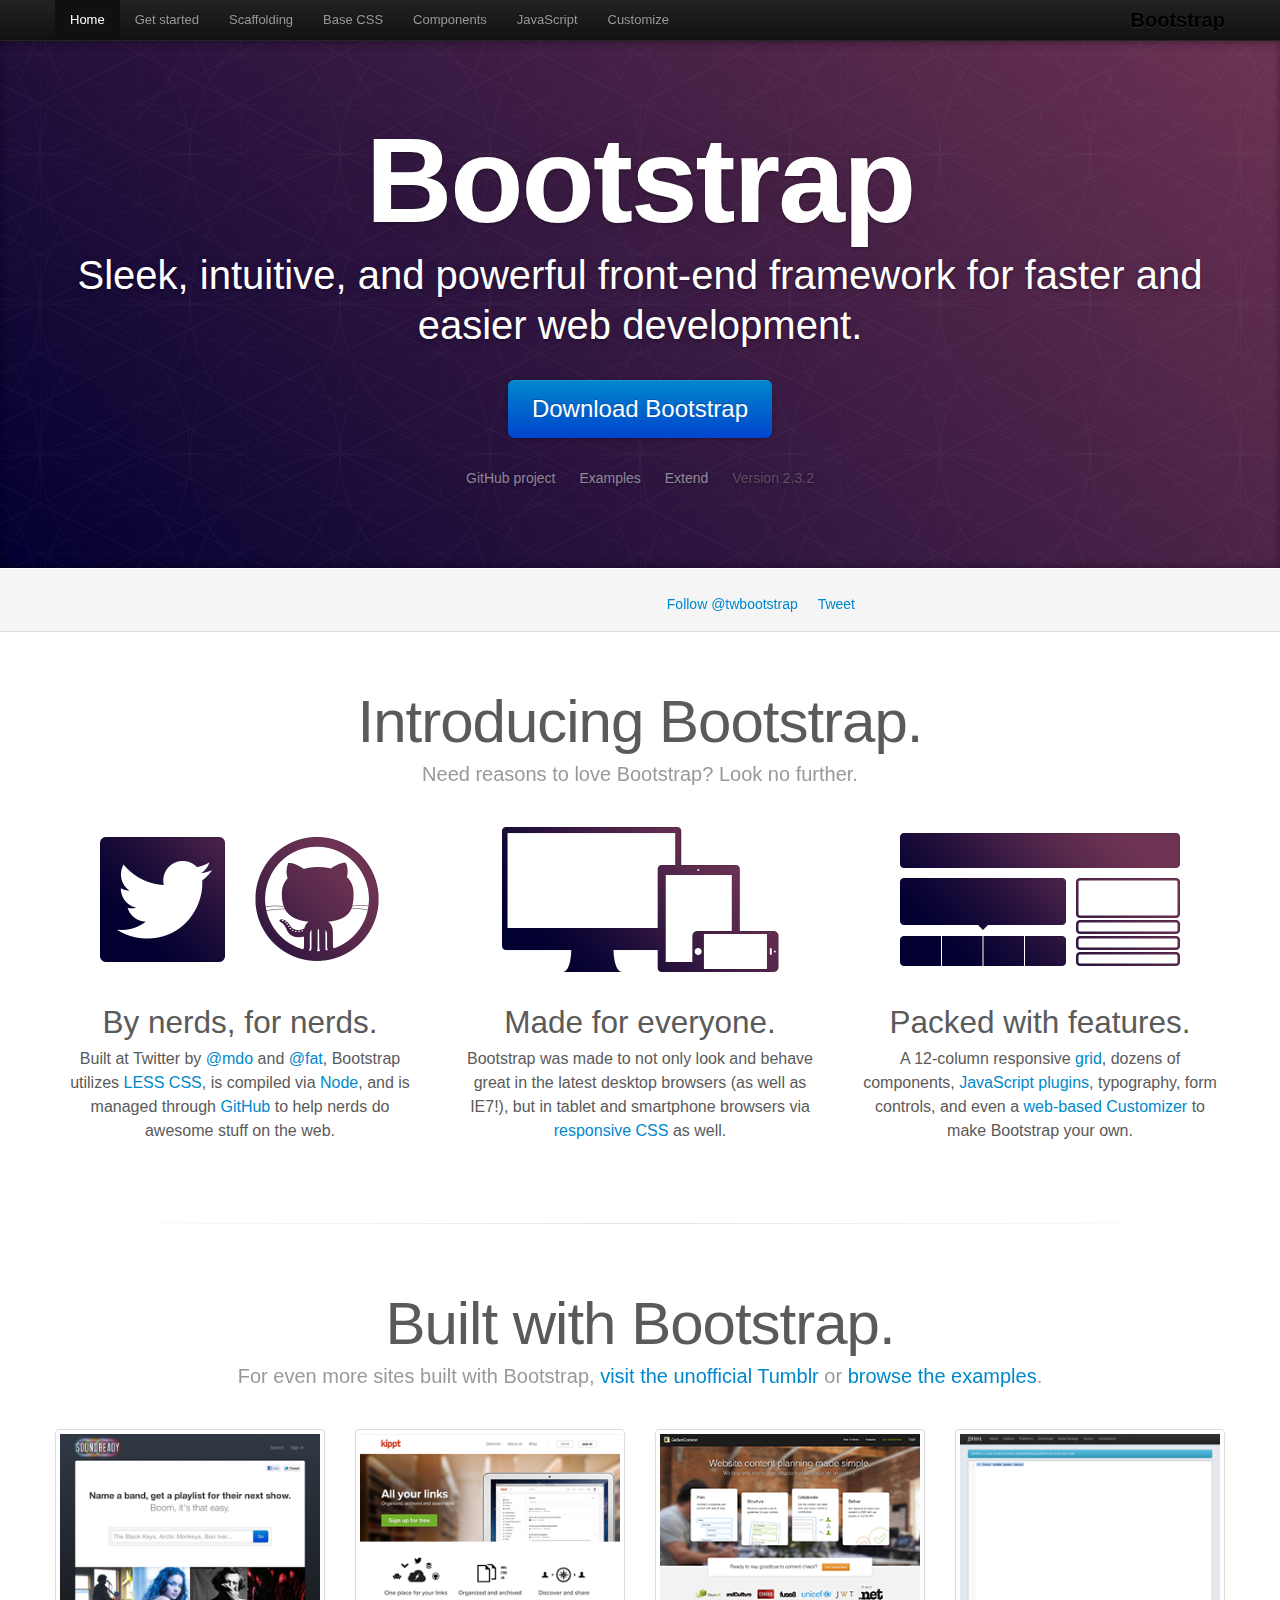
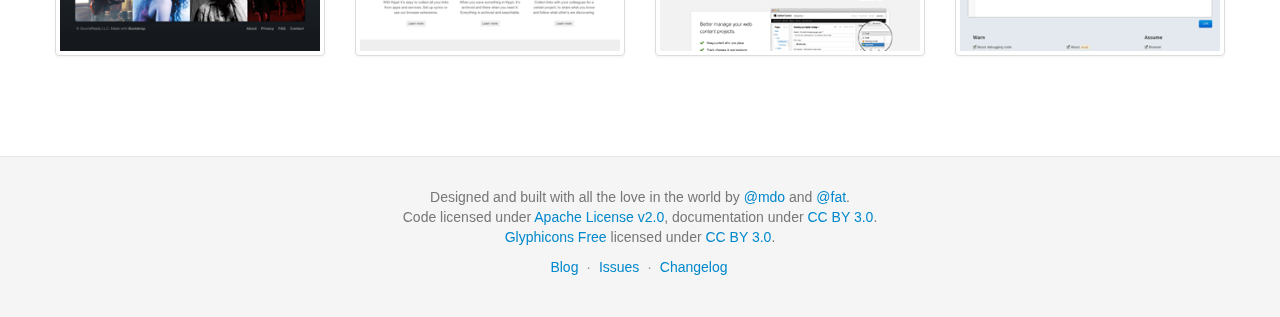
<file: components/bootstrap/docs/index.html>
<!DOCTYPE html>
<html lang="en">
  <head>
    <meta charset="utf-8">
    <title>Bootstrap</title>
    <meta name="viewport" content="width=device-width, initial-scale=1.0">
    <meta name="description" content="">
    <meta name="author" content="">

    <!-- Le styles -->
    <link href="assets/css/bootstrap.css" rel="stylesheet">
    <link href="assets/css/bootstrap-responsive.css" rel="stylesheet">
    <link href="assets/css/docs.css" rel="stylesheet">
    <link href="assets/js/google-code-prettify/prettify.css" rel="stylesheet">

    <!-- Le HTML5 shim, for IE6-8 support of HTML5 elements -->
    <!--[if lt IE 9]>
      <script src="assets/js/html5shiv.js"></script>
    <![endif]-->

    <!-- Le fav and touch icons -->
    <link rel="apple-touch-icon-precomposed" sizes="144x144" href="assets/ico/apple-touch-icon-144-precomposed.png">
    <link rel="apple-touch-icon-precomposed" sizes="114x114" href="assets/ico/apple-touch-icon-114-precomposed.png">
      <link rel="apple-touch-icon-precomposed" sizes="72x72" href="assets/ico/apple-touch-icon-72-precomposed.png">
                    <link rel="apple-touch-icon-precomposed" href="assets/ico/apple-touch-icon-57-precomposed.png">
                                   <link rel="shortcut icon" href="assets/ico/favicon.png">

    <script type="text/javascript">
      var _gaq = _gaq || [];
      _gaq.push(['_setAccount', 'UA-146052-10']);
      _gaq.push(['_trackPageview']);
      (function() {
        var ga = document.createElement('script'); ga.type = 'text/javascript'; ga.async = true;
        ga.src = ('https:' == document.location.protocol ? 'https://ssl' : 'http://www') + '.google-analytics.com/ga.js';
        var s = document.getElementsByTagName('script')[0]; s.parentNode.insertBefore(ga, s);
      })();
    </script>
  </head>

  <body data-spy="scroll" data-target=".bs-docs-sidebar">

    <!-- Navbar
    ================================================== -->
    <div class="navbar navbar-inverse navbar-fixed-top">
      <div class="navbar-inner">
        <div class="container">
          <button type="button" class="btn btn-navbar" data-toggle="collapse" data-target=".nav-collapse">
            <span class="icon-bar"></span>
            <span class="icon-bar"></span>
            <span class="icon-bar"></span>
          </button>
          <a class="brand" href="./index.html">Bootstrap</a>
          <div class="nav-collapse collapse">
            <ul class="nav">
              <li class="active">
                <a href="./index.html">Home</a>
              </li>
              <li class="">
                <a href="./getting-started.html">Get started</a>
              </li>
              <li class="">
                <a href="./scaffolding.html">Scaffolding</a>
              </li>
              <li class="">
                <a href="./base-css.html">Base CSS</a>
              </li>
              <li class="">
                <a href="./components.html">Components</a>
              </li>
              <li class="">
                <a href="./javascript.html">JavaScript</a>
              </li>
              <li class="">
                <a href="./customize.html">Customize</a>
              </li>
            </ul>
          </div>
        </div>
      </div>
    </div>

<div class="jumbotron masthead">
  <div class="container">
    <h1>Bootstrap</h1>
    <p>Sleek, intuitive, and powerful front-end framework for faster and easier web development.</p>
    <p>
      <a href="assets/bootstrap.zip" class="btn btn-primary btn-large" onclick="_gaq.push(['_trackEvent', 'Jumbotron actions', 'Download', 'Download 2.3.2']);">Download Bootstrap</a>
    </p>
    <ul class="masthead-links">
      <li>
        <a href="http://github.com/twitter/bootstrap" onclick="_gaq.push(['_trackEvent', 'Jumbotron actions', 'Jumbotron links', 'GitHub project']);">GitHub project</a>
      </li>
      <li>
        <a href="./getting-started.html#examples" onclick="_gaq.push(['_trackEvent', 'Jumbotron actions', 'Jumbotron links', 'Examples']);">Examples</a>
      </li>
      <li>
        <a href="./extend.html" onclick="_gaq.push(['_trackEvent', 'Jumbotron actions', 'Jumbotron links', 'Extend']);">Extend</a>
      </li>
      <li>
        Version 2.3.2
      </li>
    </ul>
  </div>
</div>

<div class="bs-docs-social">
  <div class="container">
    <ul class="bs-docs-social-buttons">
      <li>
        <iframe class="github-btn" src="http://ghbtns.com/github-btn.html?user=twitter&repo=bootstrap&type=watch&count=true" allowtransparency="true" frameborder="0" scrolling="0" width="100px" height="20px"></iframe>
      </li>
      <li>
        <iframe class="github-btn" src="http://ghbtns.com/github-btn.html?user=twitter&repo=bootstrap&type=fork&count=true" allowtransparency="true" frameborder="0" scrolling="0" width="102px" height="20px"></iframe>
      </li>
      <li class="follow-btn">
        <a href="https://twitter.com/twbootstrap" class="twitter-follow-button" data-link-color="#0069D6" data-show-count="true">Follow @twbootstrap</a>
      </li>
      <li class="tweet-btn">
        <a href="https://twitter.com/share" class="twitter-share-button" data-url="http://twitter.github.com/bootstrap/" data-count="horizontal" data-via="twbootstrap" data-related="mdo:Creator of Twitter Bootstrap">Tweet</a>
      </li>
    </ul>
  </div>
</div>

<div class="container">

  <div class="marketing">

    <h1>Introducing Bootstrap.</h1>
    <p class="marketing-byline">Need reasons to love Bootstrap? Look no further.</p>

    <div class="row-fluid">
      <div class="span4">
        <img class="marketing-img" src="assets/img/bs-docs-twitter-github.png">
        <h2>By nerds, for nerds.</h2>
        <p>Built at Twitter by <a href="http://twitter.com/mdo">@mdo</a> and <a href="http://twitter.com/fat">@fat</a>, Bootstrap utilizes <a href="http://lesscss.org">LESS CSS</a>, is compiled via <a href="http://nodejs.org">Node</a>, and is managed through <a href="http://github.com">GitHub</a> to help nerds do awesome stuff on the web.</p>
      </div>
      <div class="span4">
        <img class="marketing-img" src="assets/img/bs-docs-responsive-illustrations.png">
        <h2>Made for everyone.</h2>
        <p>Bootstrap was made to not only look and behave great in the latest desktop browsers (as well as IE7!), but in tablet and smartphone browsers via <a href="./scaffolding.html#responsive">responsive CSS</a> as well.</p>
      </div>
      <div class="span4">
        <img class="marketing-img" src="assets/img/bs-docs-bootstrap-features.png">
        <h2>Packed with features.</h2>
        <p>A 12-column responsive <a href="./scaffolding.html#gridSystem">grid</a>, dozens of components, <a href="./javascript.html">JavaScript plugins</a>, typography, form controls, and even a <a href="./customize.html">web-based Customizer</a> to make Bootstrap your own.</p>
      </div>
    </div>

    <hr class="soften">

    <h1>Built with Bootstrap.</h1>
    <p class="marketing-byline">For even more sites built with Bootstrap, <a href="http://builtwithbootstrap.tumblr.com/" target="_blank">visit the unofficial Tumblr</a> or <a href="./getting-started.html#examples">browse the examples</a>.</p>
    <div class="row-fluid">
      <ul class="thumbnails example-sites">
        <li class="span3">
          <a class="thumbnail" href="http://soundready.fm/" target="_blank">
            <img src="assets/img/example-sites/soundready.png" alt="SoundReady.fm">
          </a>
        </li>
        <li class="span3">
          <a class="thumbnail" href="http://kippt.com/" target="_blank">
            <img src="assets/img/example-sites/kippt.png" alt="Kippt">
          </a>
        </li>
        <li class="span3">
          <a class="thumbnail" href="http://www.gathercontent.com/" target="_blank">
            <img src="assets/img/example-sites/gathercontent.png" alt="Gather Content">
          </a>
        </li>
        <li class="span3">
          <a class="thumbnail" href="http://www.jshint.com/" target="_blank">
            <img src="assets/img/example-sites/jshint.png" alt="JS Hint">
          </a>
        </li>
      </ul>
     </div>

  </div>

</div>



    <!-- Footer
    ================================================== -->
    <footer class="footer">
      <div class="container">
        <p>Designed and built with all the love in the world by <a href="http://twitter.com/mdo" target="_blank">@mdo</a> and <a href="http://twitter.com/fat" target="_blank">@fat</a>.</p>
        <p>Code licensed under <a href="http://www.apache.org/licenses/LICENSE-2.0" target="_blank">Apache License v2.0</a>, documentation under <a href="http://creativecommons.org/licenses/by/3.0/">CC BY 3.0</a>.</p>
        <p><a href="http://glyphicons.com">Glyphicons Free</a> licensed under <a href="http://creativecommons.org/licenses/by/3.0/">CC BY 3.0</a>.</p>
        <ul class="footer-links">
          <li><a href="http://blog.getbootstrap.com">Blog</a></li>
          <li class="muted">&middot;</li>
          <li><a href="https://github.com/twitter/bootstrap/issues?state=open">Issues</a></li>
          <li class="muted">&middot;</li>
          <li><a href="https://github.com/twitter/bootstrap/blob/master/CHANGELOG.md">Changelog</a></li>
        </ul>
      </div>
    </footer>



    <!-- Le javascript
    ================================================== -->
    <!-- Placed at the end of the document so the pages load faster -->
    <script type="text/javascript" src="http://platform.twitter.com/widgets.js"></script>
    <script src="assets/js/jquery.js"></script>
    <script src="assets/js/bootstrap-transition.js"></script>
    <script src="assets/js/bootstrap-alert.js"></script>
    <script src="assets/js/bootstrap-modal.js"></script>
    <script src="assets/js/bootstrap-dropdown.js"></script>
    <script src="assets/js/bootstrap-scrollspy.js"></script>
    <script src="assets/js/bootstrap-tab.js"></script>
    <script src="assets/js/bootstrap-tooltip.js"></script>
    <script src="assets/js/bootstrap-popover.js"></script>
    <script src="assets/js/bootstrap-button.js"></script>
    <script src="assets/js/bootstrap-collapse.js"></script>
    <script src="assets/js/bootstrap-carousel.js"></script>
    <script src="assets/js/bootstrap-typeahead.js"></script>
    <script src="assets/js/bootstrap-affix.js"></script>

    <script src="assets/js/holder/holder.js"></script>
    <script src="assets/js/google-code-prettify/prettify.js"></script>

    <script src="assets/js/application.js"></script>


    <!-- Analytics
    ================================================== -->
    <script>
      var _gauges = _gauges || [];
      (function() {
        var t   = document.createElement('script');
        t.type  = 'text/javascript';
        t.async = true;
        t.id    = 'gauges-tracker';
        t.setAttribute('data-site-id', '4f0dc9fef5a1f55508000013');
        t.src = '//secure.gaug.es/track.js';
        var s = document.getElementsByTagName('script')[0];
        s.parentNode.insertBefore(t, s);
      })();
    </script>

  </body>
</html>
</file>
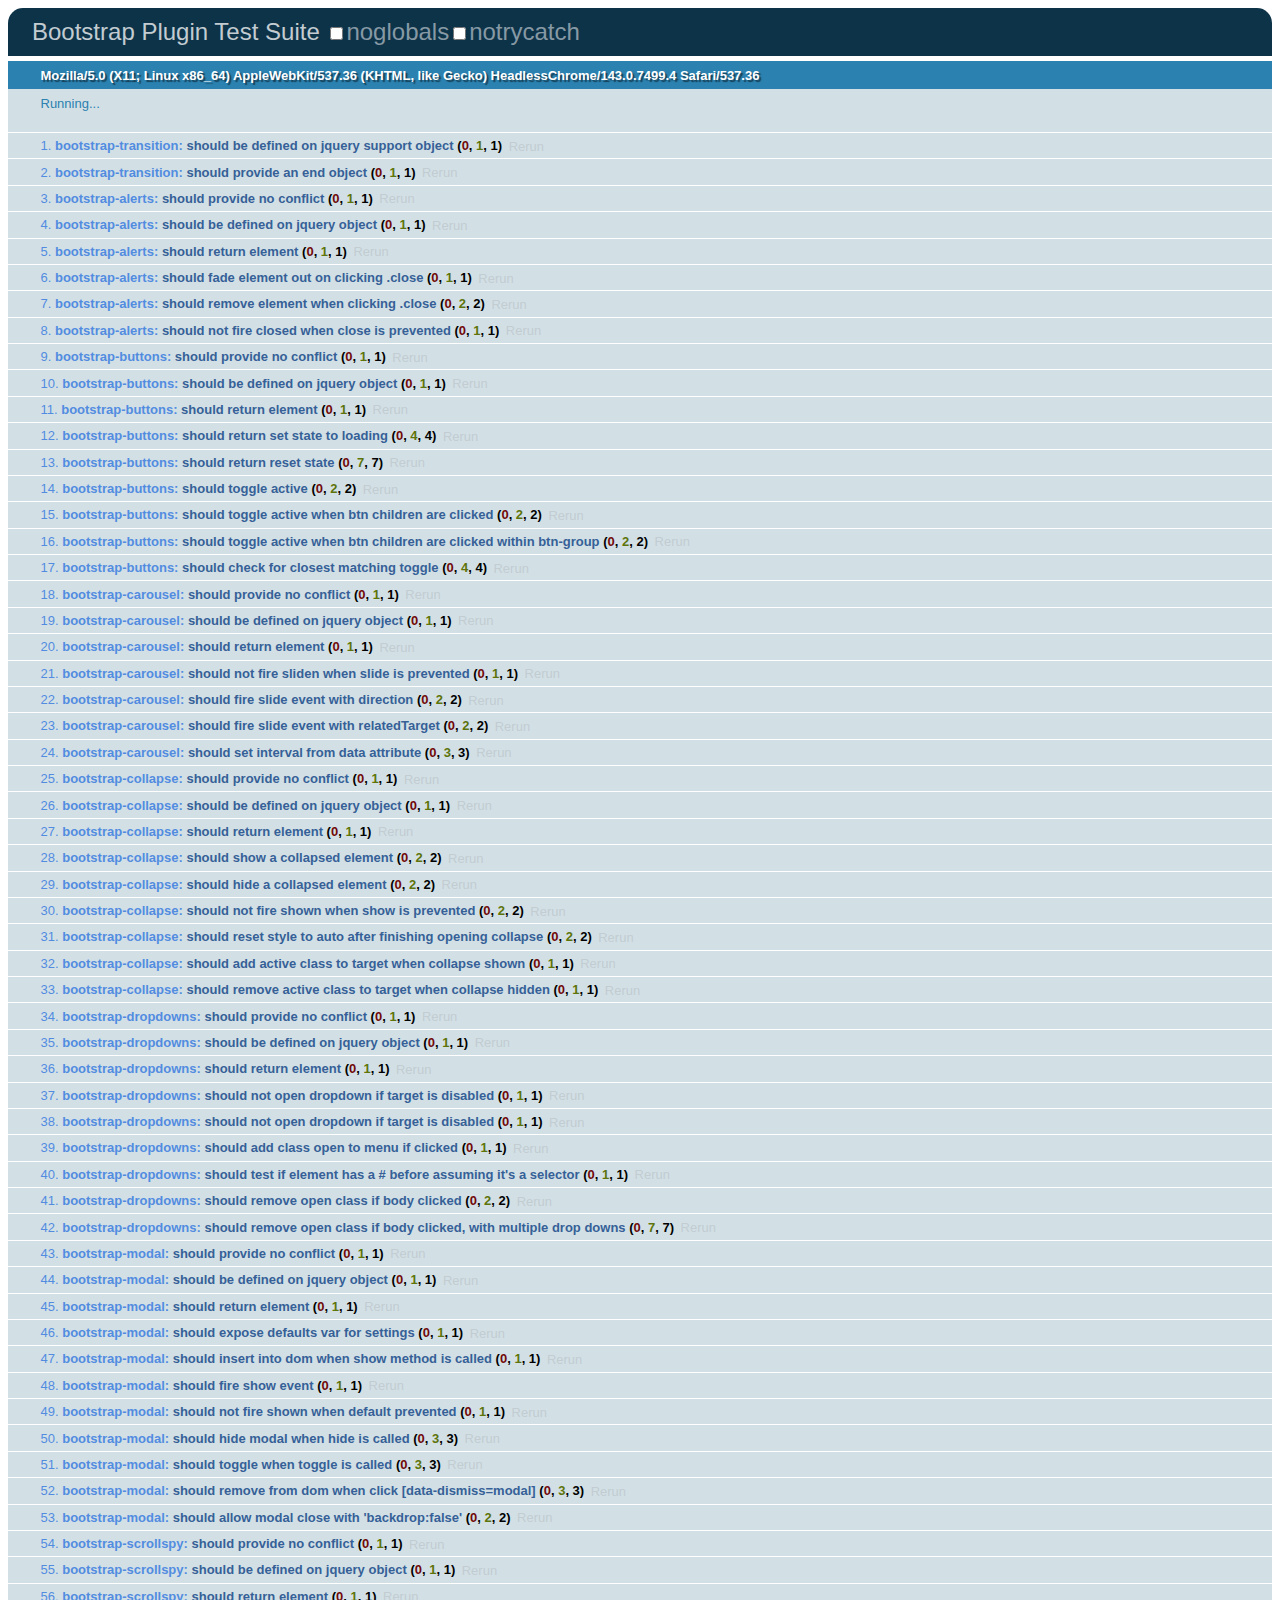
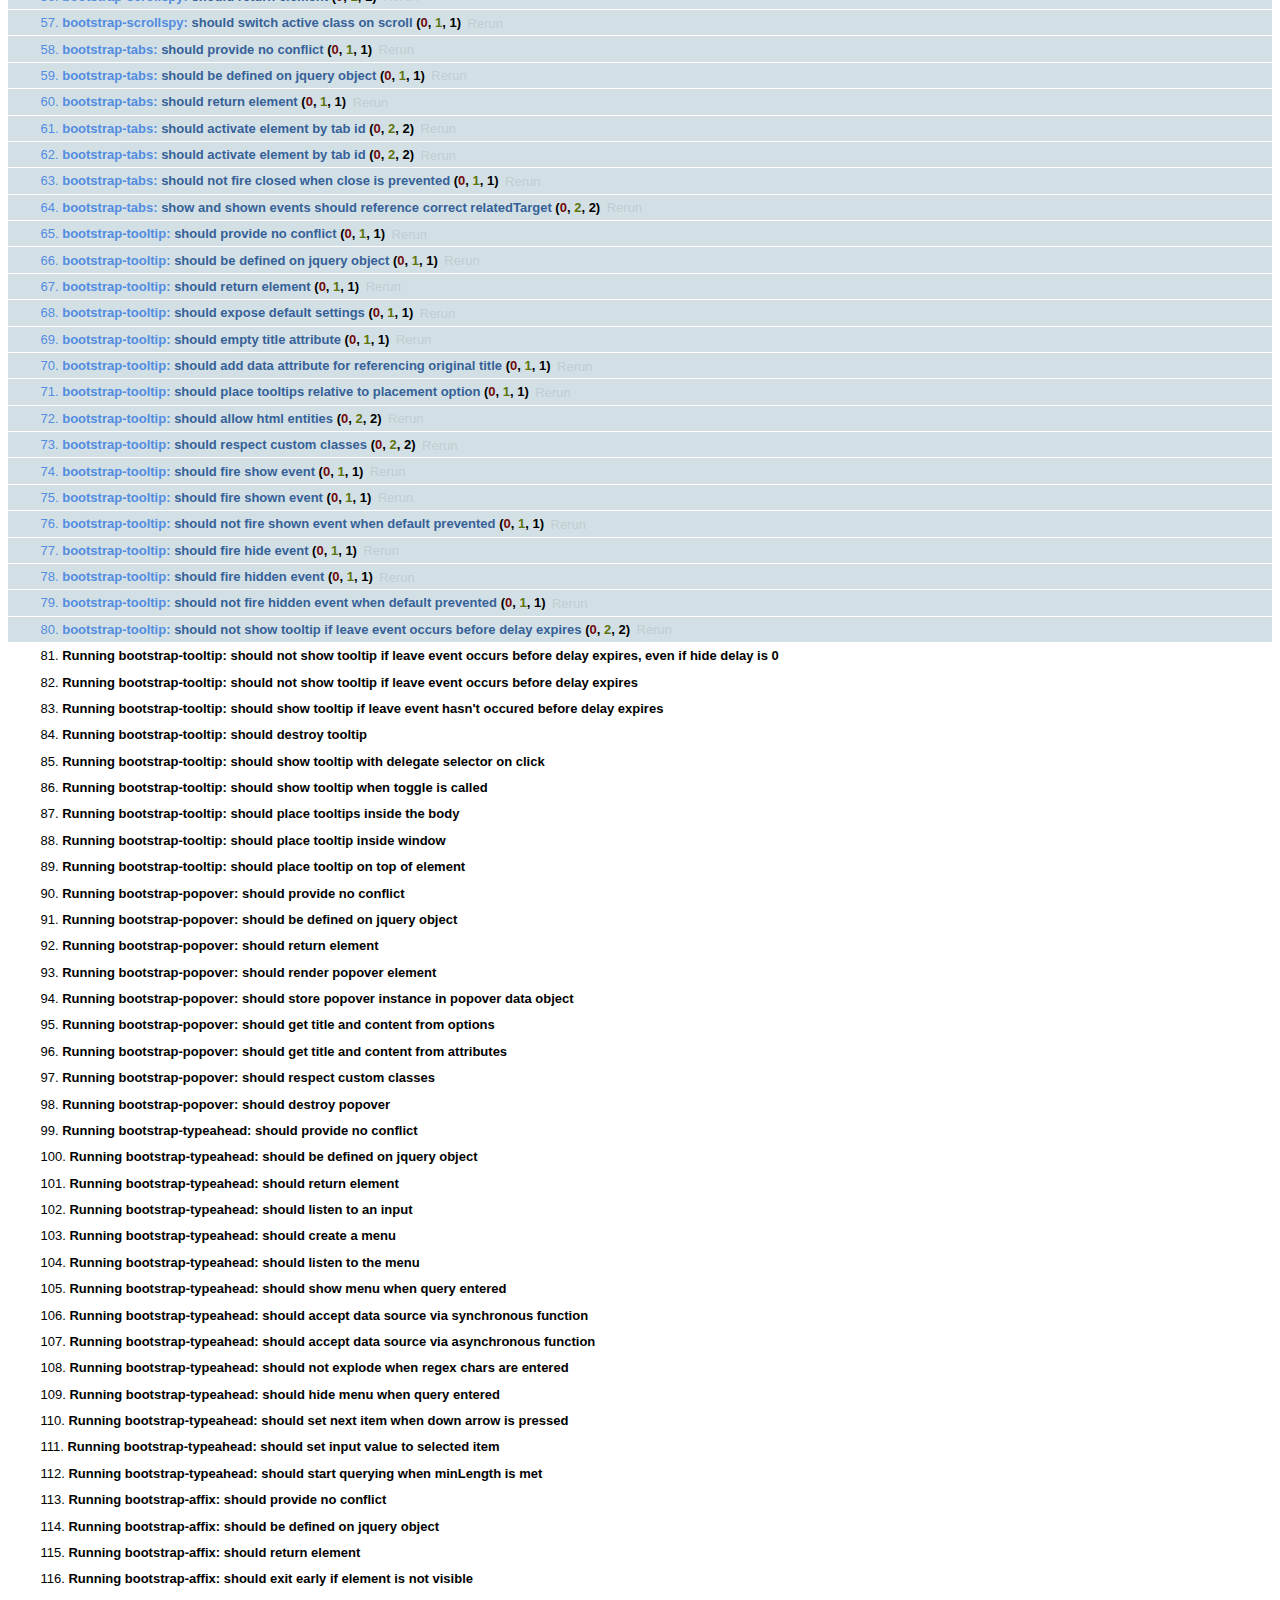
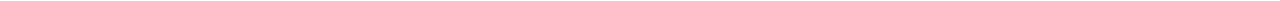
<file: components/bootstrap/js/tests/index.html>
<!DOCTYPE HTML>
<html>
<head>
  <title>Bootstrap Plugin Test Suite</title>

  <!-- jquery -->
  <!--<script src="http://code.jquery.com/jquery-1.7.min.js"></script>-->
  <script src="vendor/jquery.js"></script>

  <!-- qunit -->
  <link rel="stylesheet" href="vendor/qunit.css" type="text/css" media="screen" />
  <script src="vendor/qunit.js"></script>

  <!-- phantomjs logging script-->
  <script src="unit/bootstrap-phantom.js"></script>

  <!--  plugin sources -->
  <script src="../../js/bootstrap-transition.js"></script>
  <script src="../../js/bootstrap-alert.js"></script>
  <script src="../../js/bootstrap-button.js"></script>
  <script src="../../js/bootstrap-carousel.js"></script>
  <script src="../../js/bootstrap-collapse.js"></script>
  <script src="../../js/bootstrap-dropdown.js"></script>
  <script src="../../js/bootstrap-modal.js"></script>
  <script src="../../js/bootstrap-scrollspy.js"></script>
  <script src="../../js/bootstrap-tab.js"></script>
  <script src="../../js/bootstrap-tooltip.js"></script>
  <script src="../../js/bootstrap-popover.js"></script>
  <script src="../../js/bootstrap-typeahead.js"></script>
  <script src="../../js/bootstrap-affix.js"></script>

  <!-- unit tests -->
  <script src="unit/bootstrap-transition.js"></script>
  <script src="unit/bootstrap-alert.js"></script>
  <script src="unit/bootstrap-button.js"></script>
  <script src="unit/bootstrap-carousel.js"></script>
  <script src="unit/bootstrap-collapse.js"></script>
  <script src="unit/bootstrap-dropdown.js"></script>
  <script src="unit/bootstrap-modal.js"></script>
  <script src="unit/bootstrap-scrollspy.js"></script>
  <script src="unit/bootstrap-tab.js"></script>
  <script src="unit/bootstrap-tooltip.js"></script>
  <script src="unit/bootstrap-popover.js"></script>
  <script src="unit/bootstrap-typeahead.js"></script>
  <script src="unit/bootstrap-affix.js"></script>
</head>
<body>
  <div>
    <h1 id="qunit-header">Bootstrap Plugin Test Suite</h1>
    <h2 id="qunit-banner"></h2>
    <h2 id="qunit-userAgent"></h2>
    <ol id="qunit-tests"></ol>
    <div id="qunit-fixture"></div>
  </div>
</body>
</html>
</file>
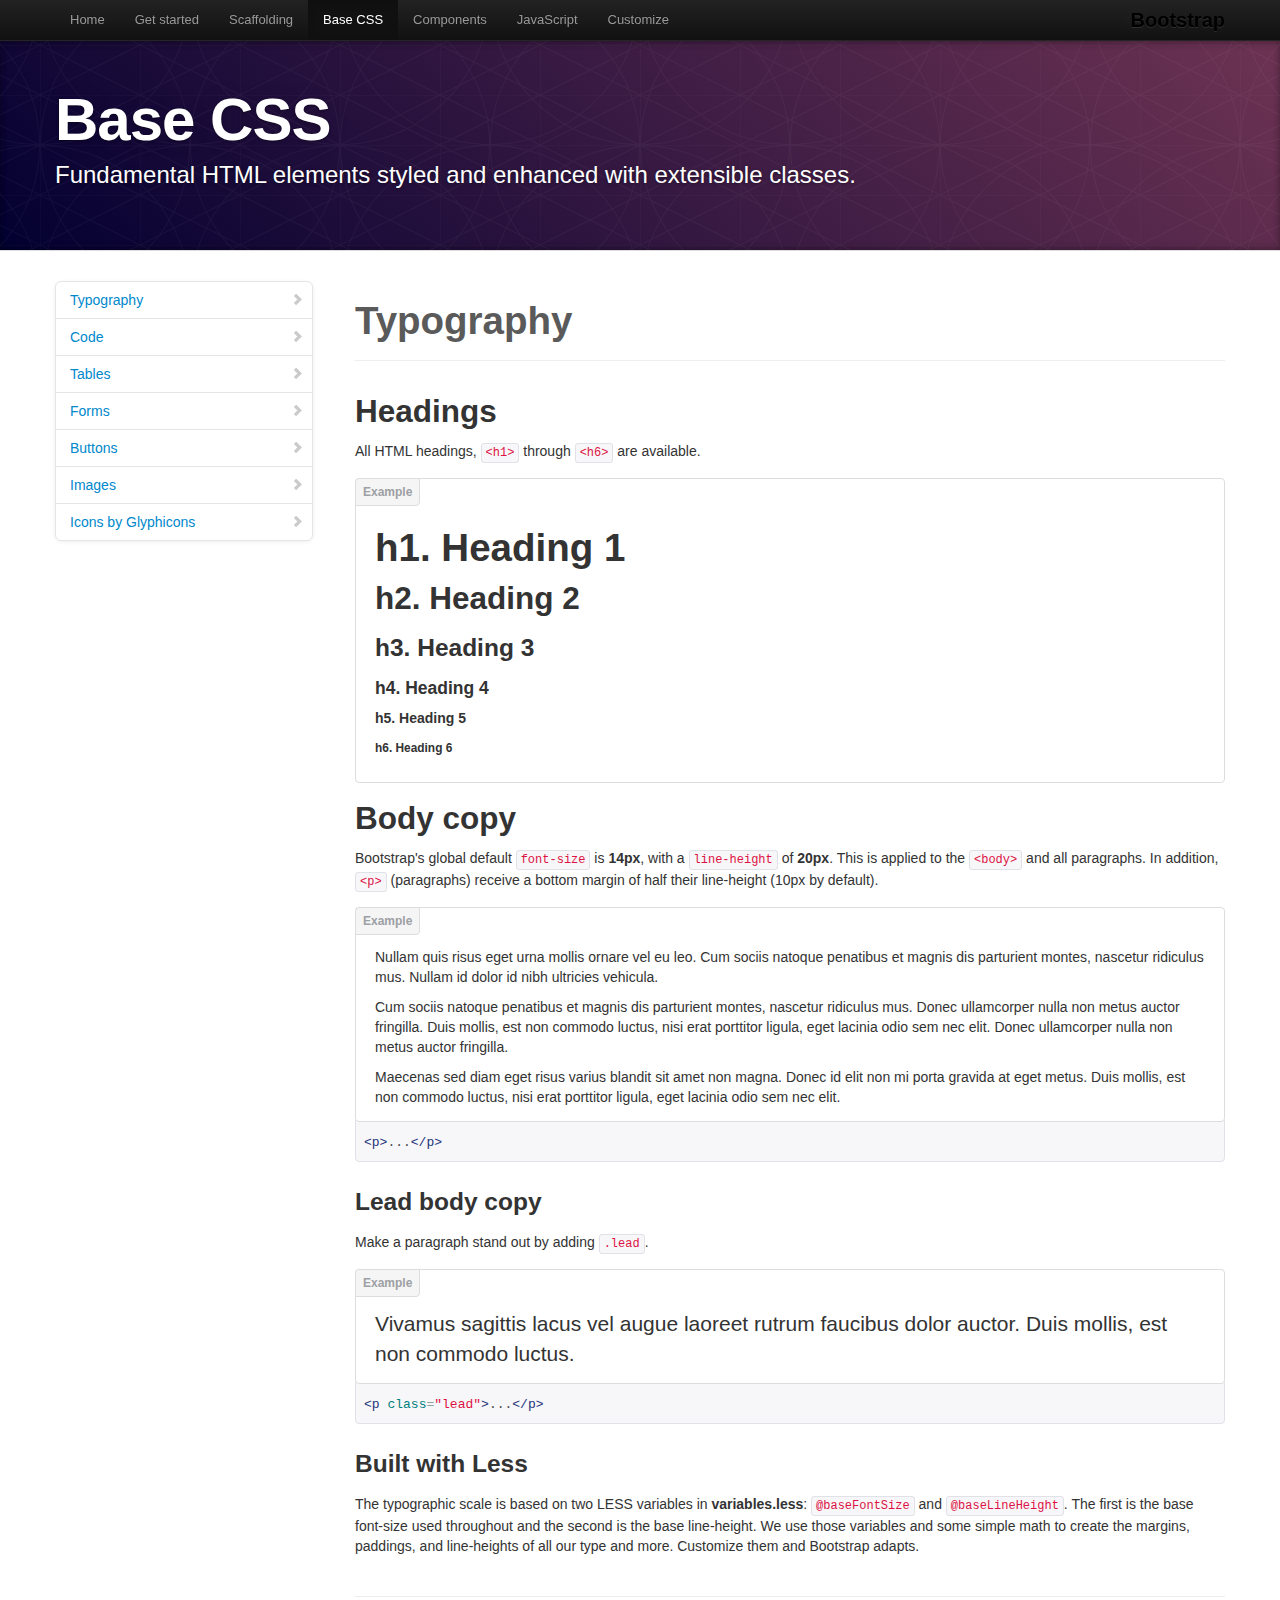
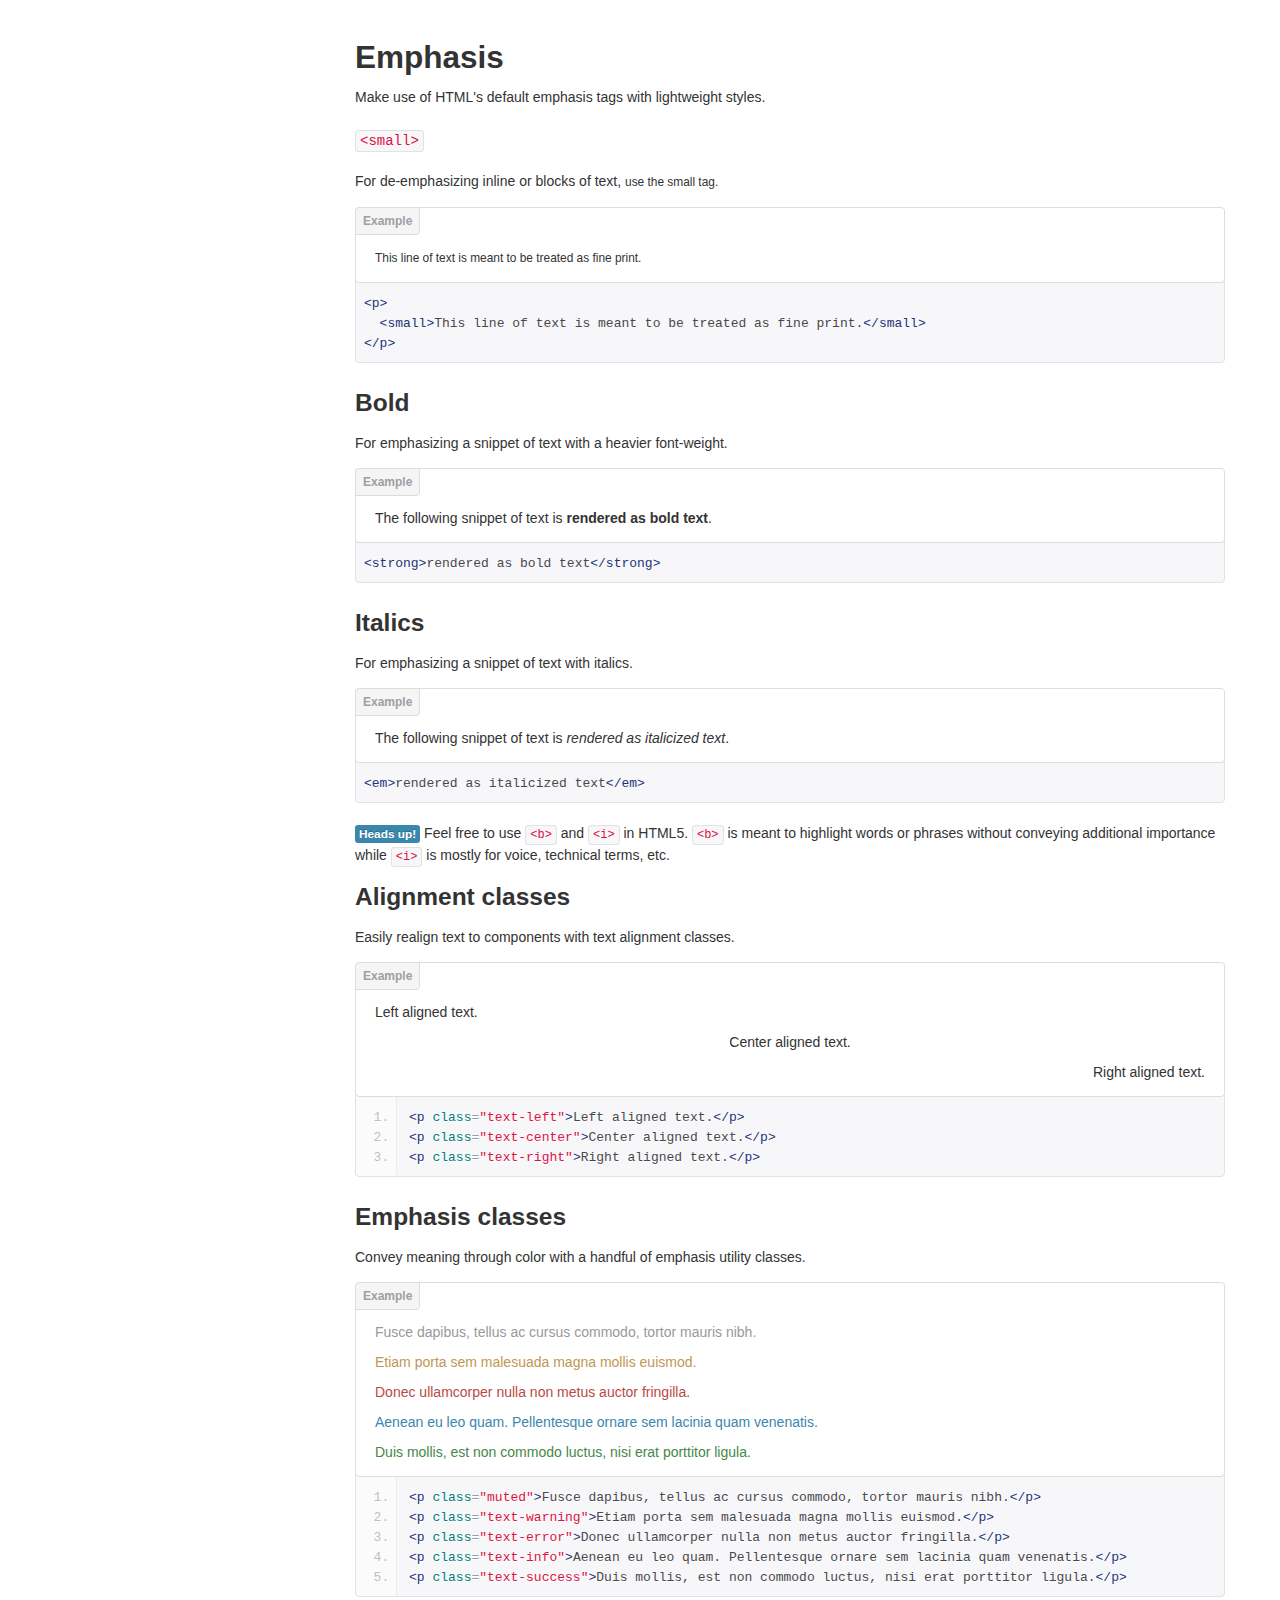
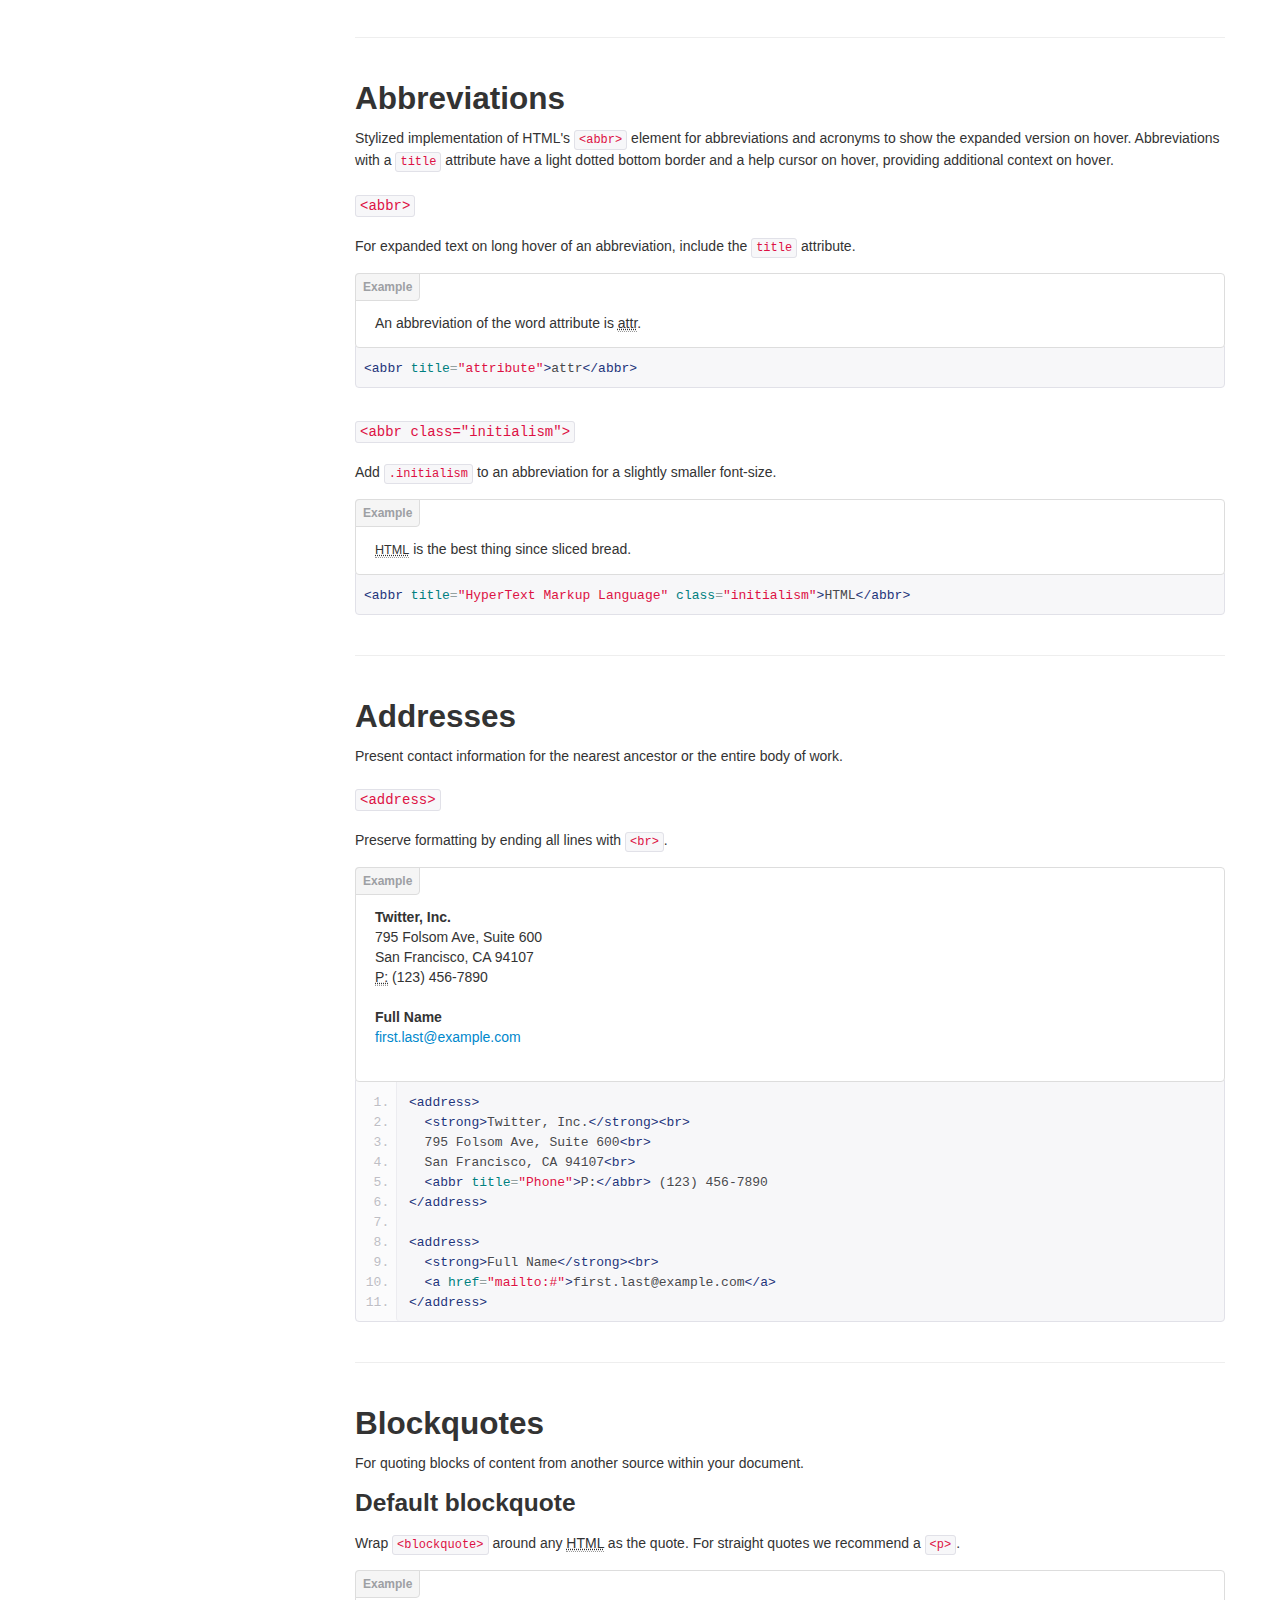
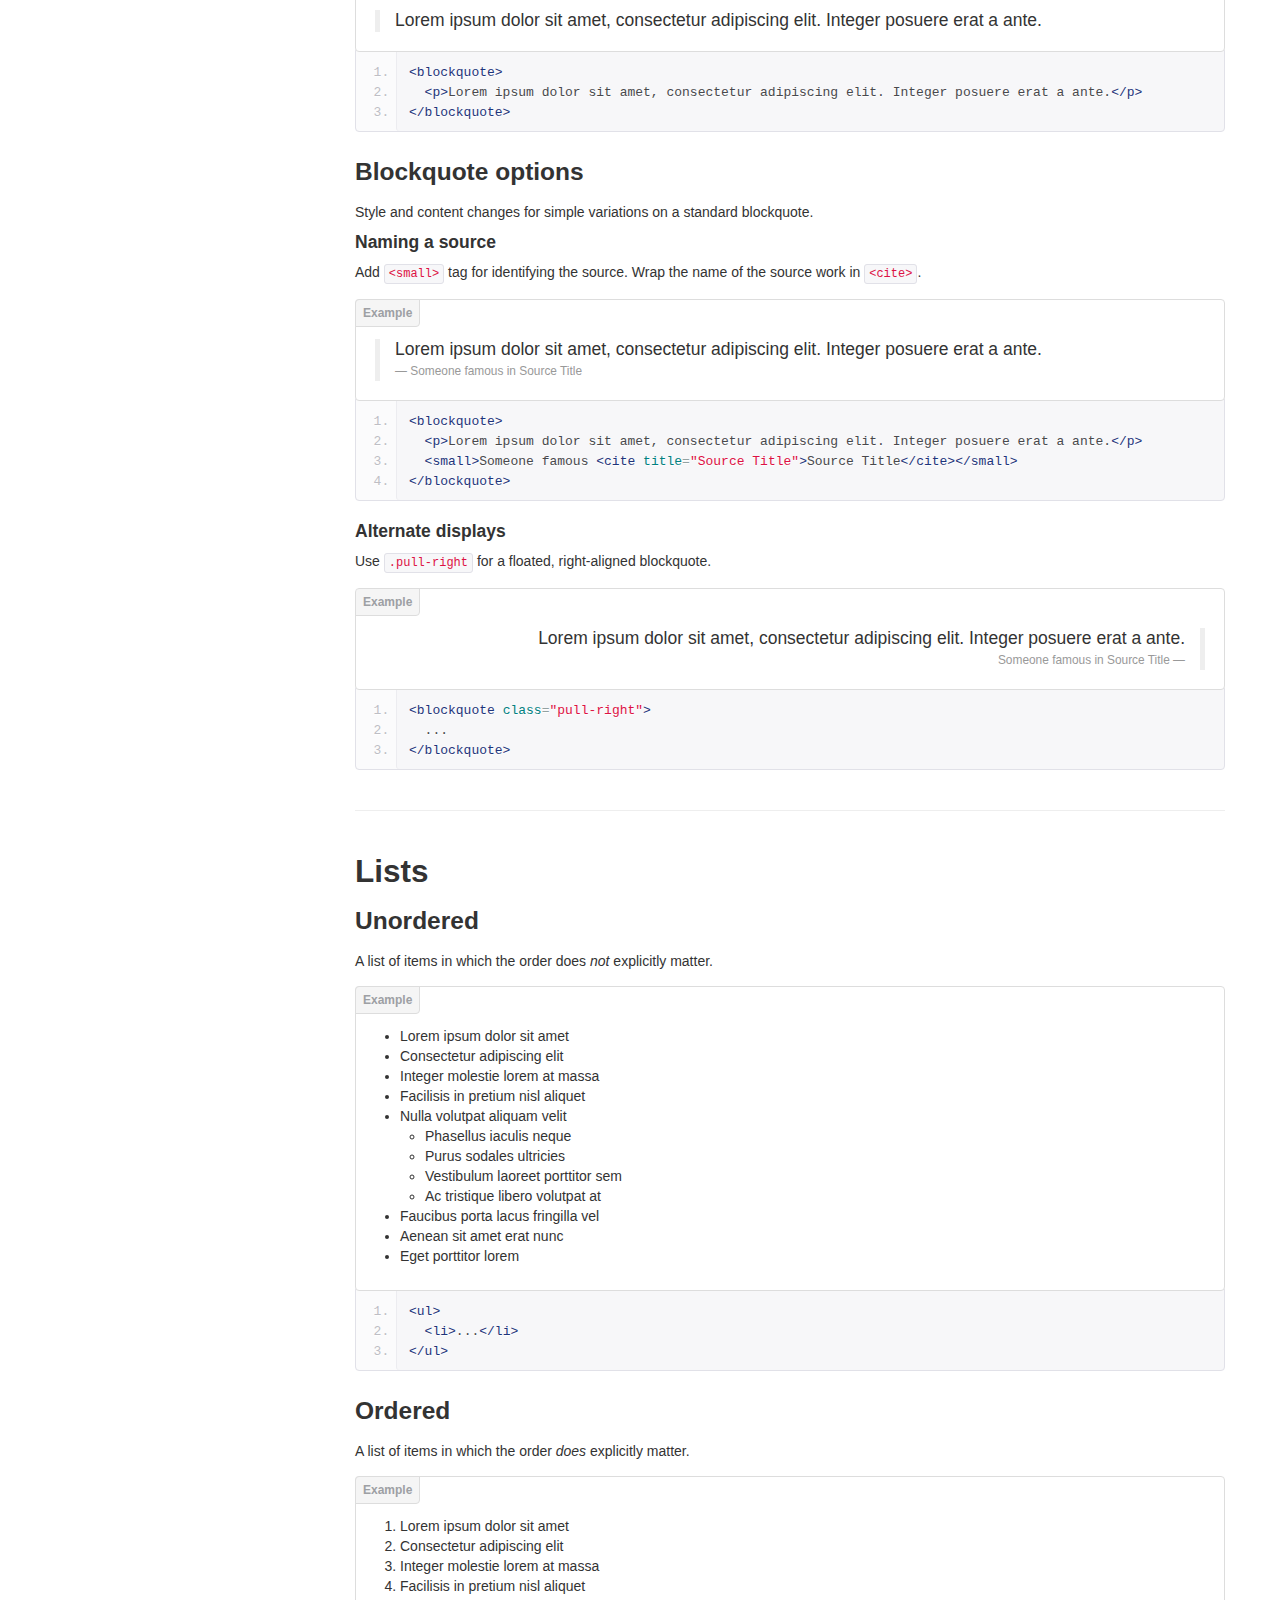
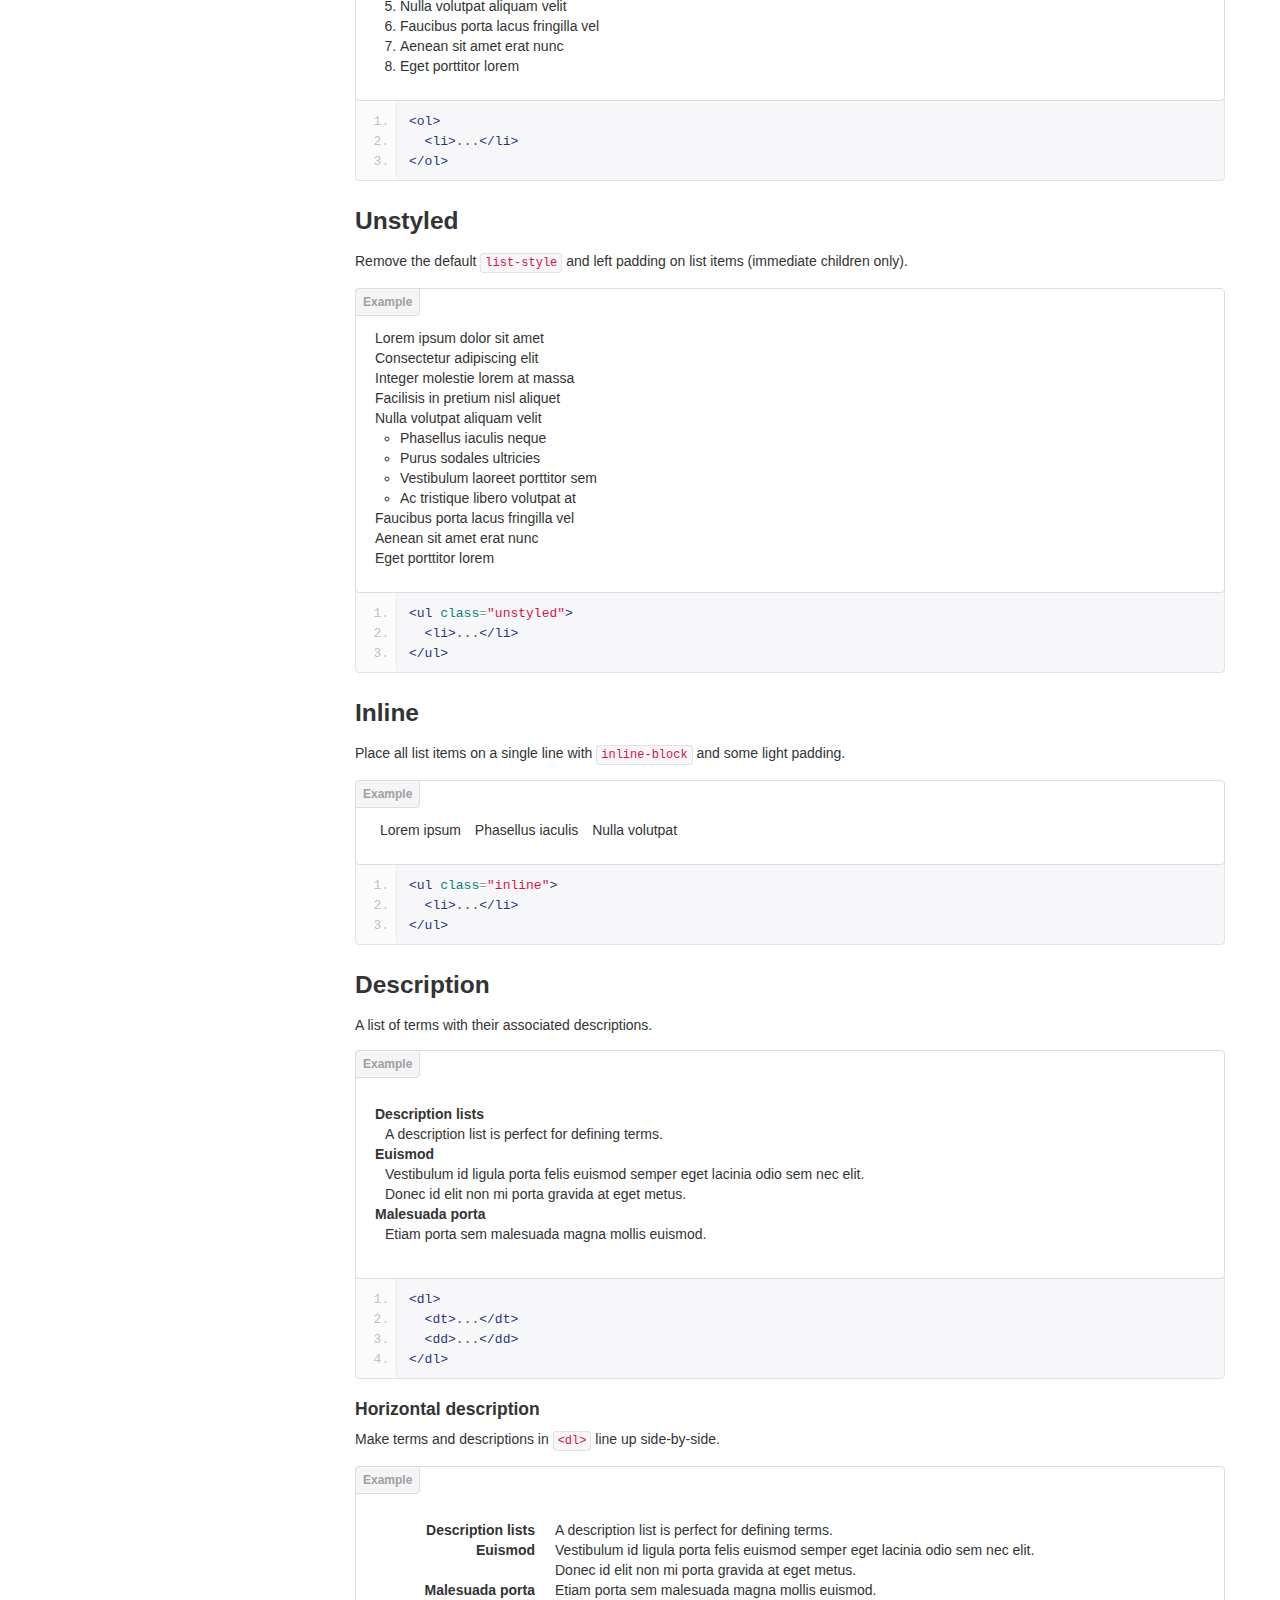
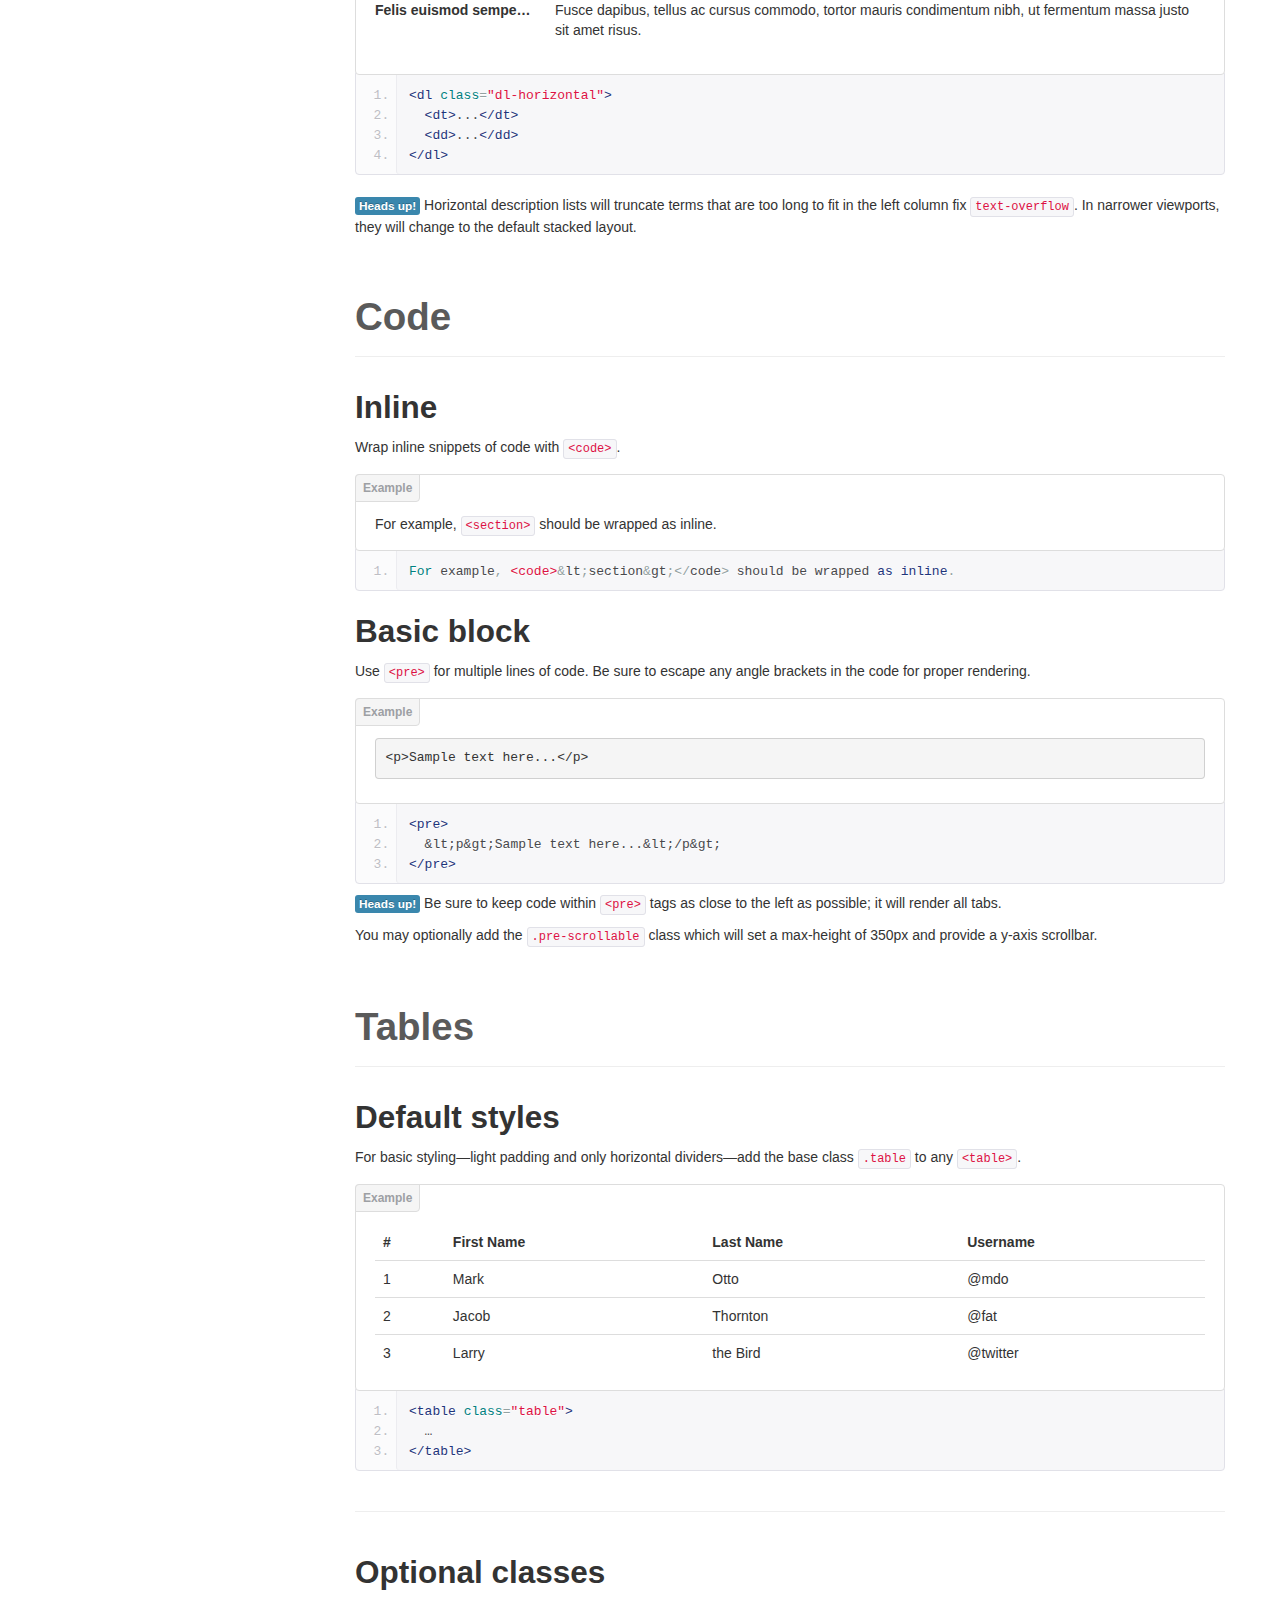
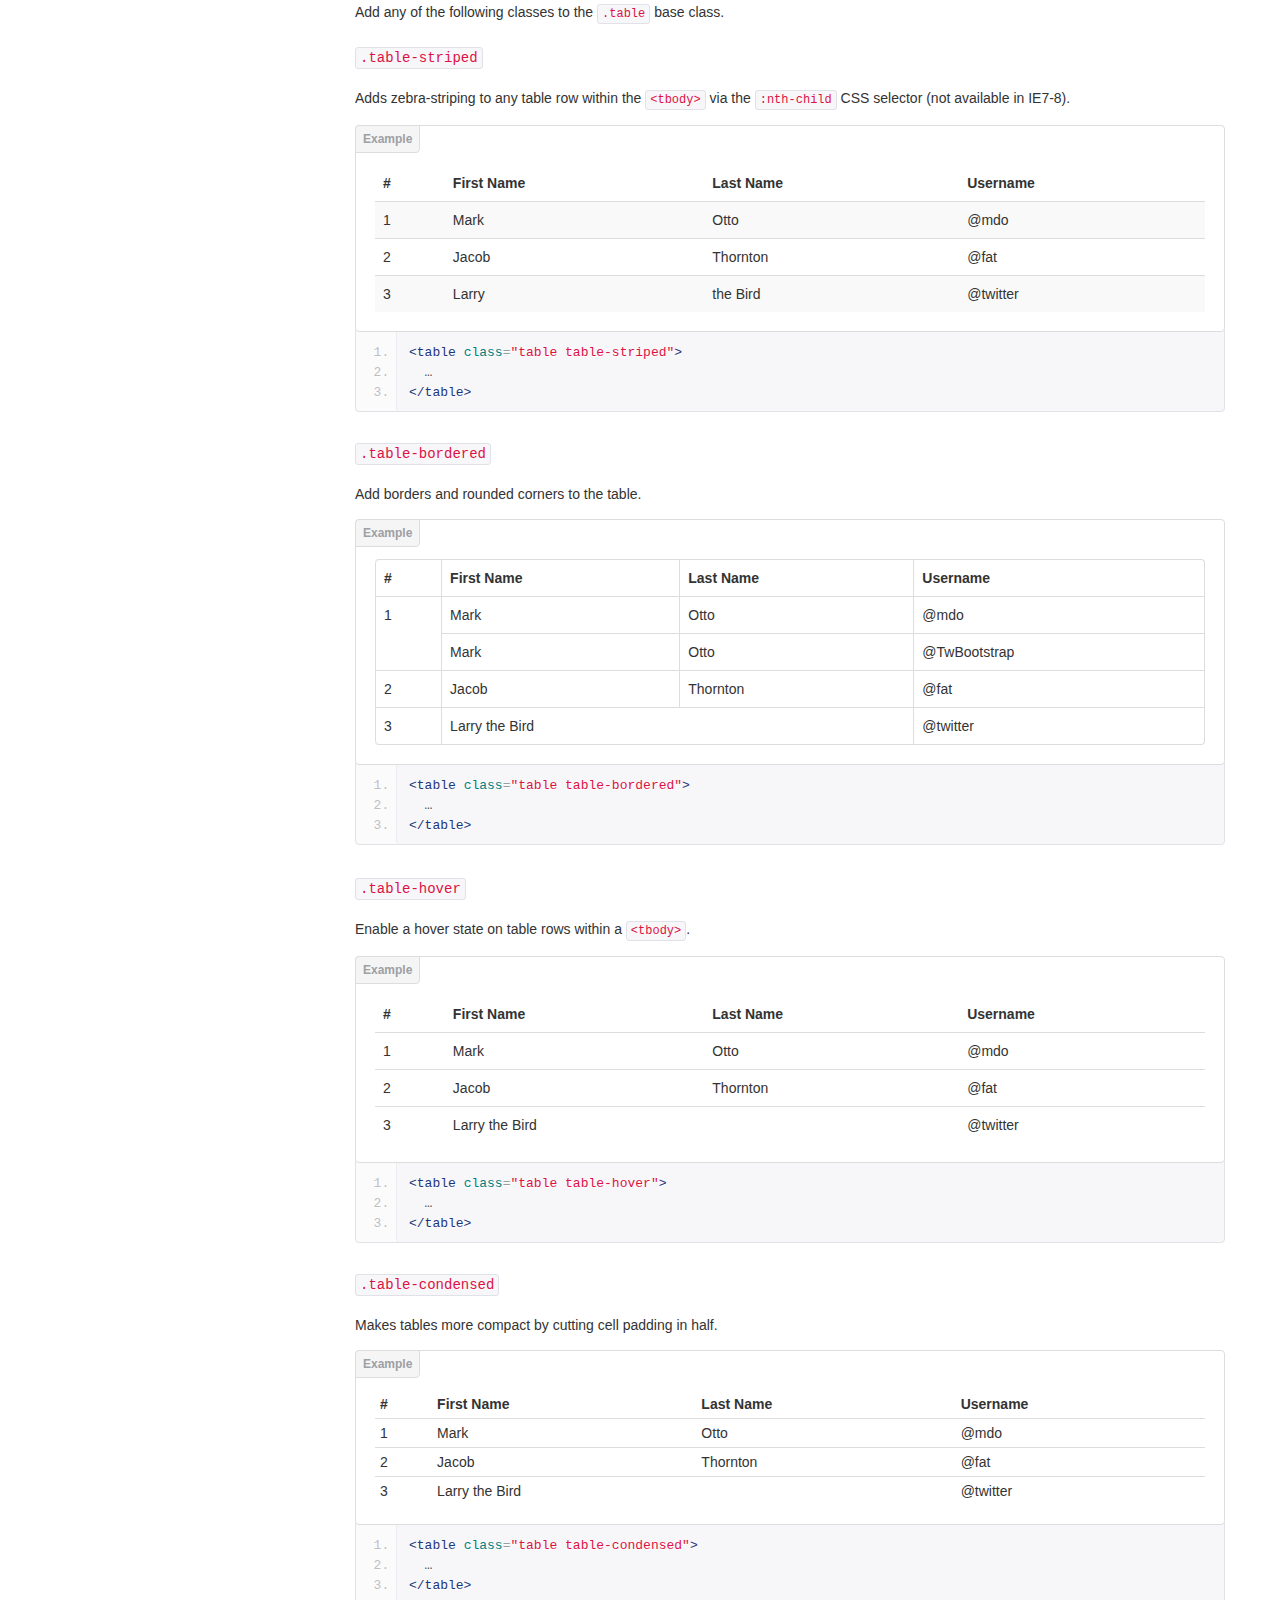
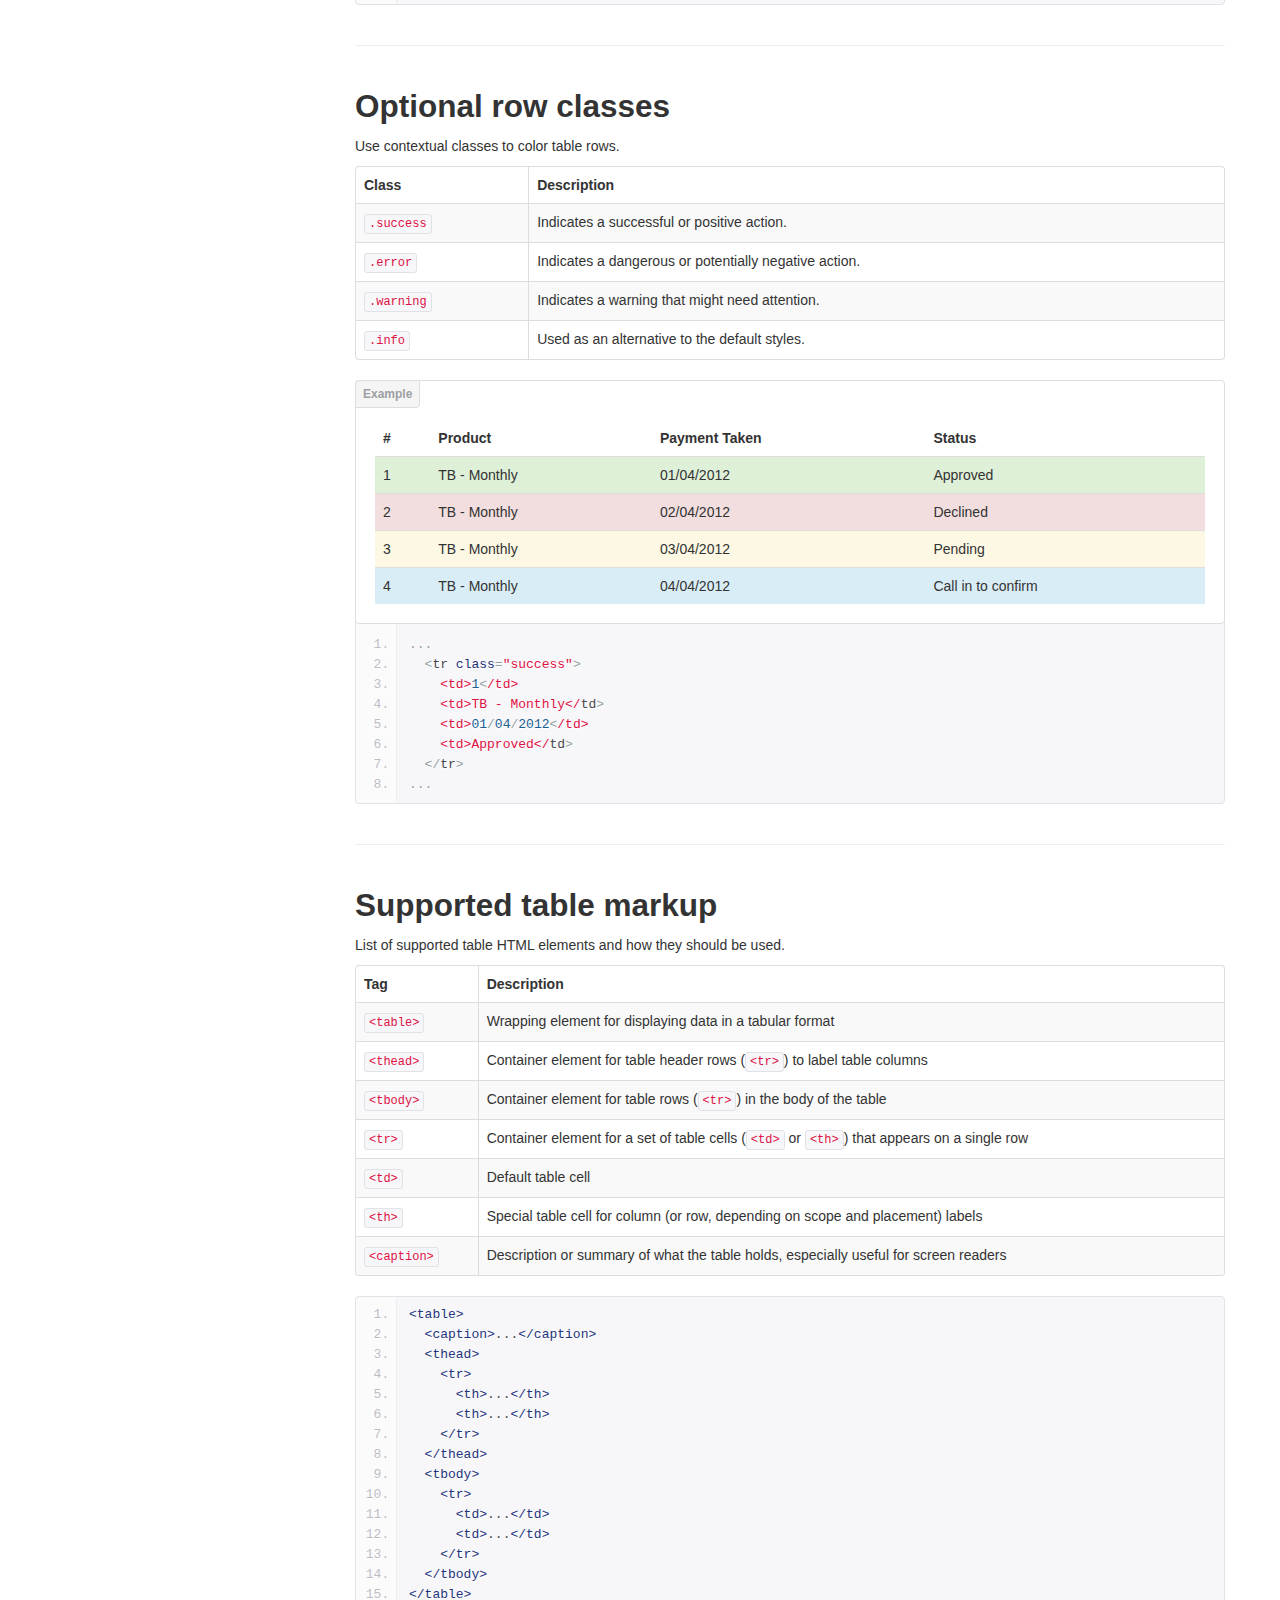
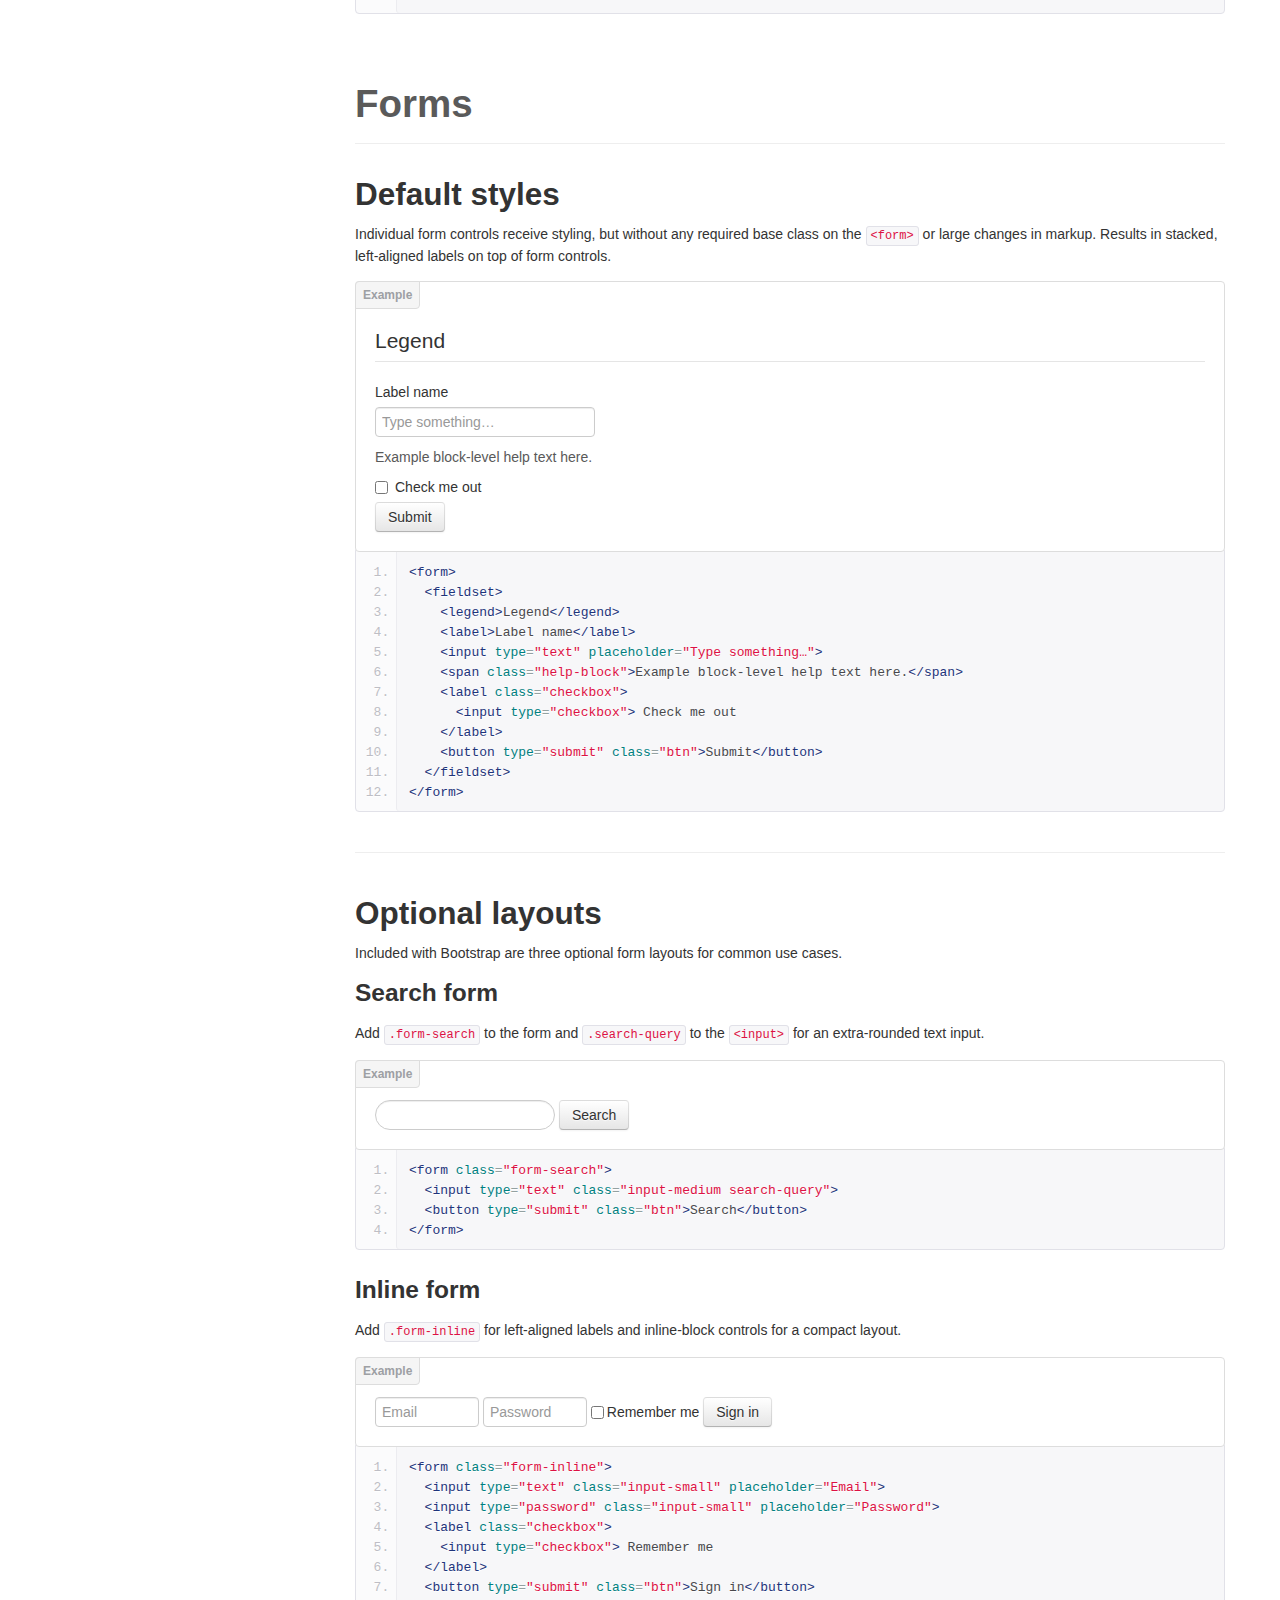
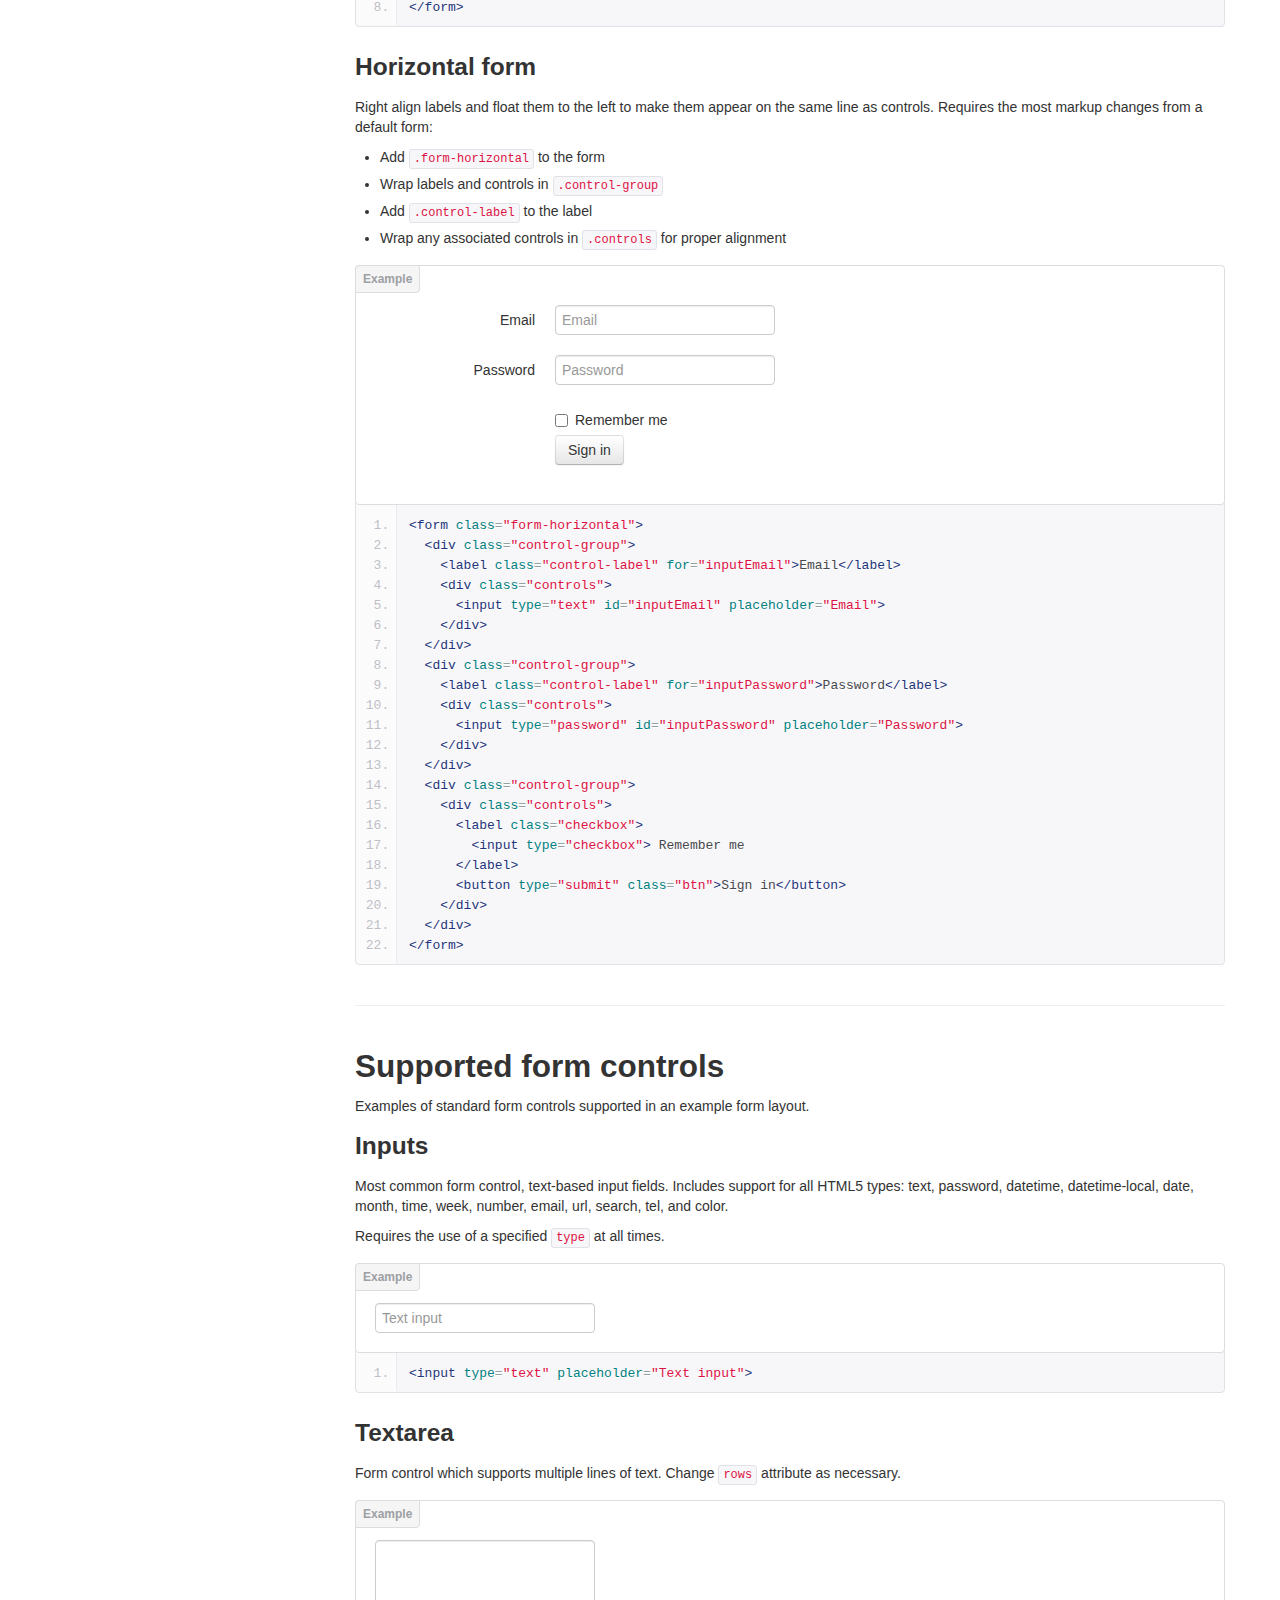
<file: components/bootstrap/docs/base-css.html>
<!DOCTYPE html>
<html lang="en">
  <head>
    <meta charset="utf-8">
    <title>Base · Bootstrap</title>
    <meta name="viewport" content="width=device-width, initial-scale=1.0">
    <meta name="description" content="">
    <meta name="author" content="">

    <!-- Le styles -->
    <link href="assets/css/bootstrap.css" rel="stylesheet">
    <link href="assets/css/bootstrap-responsive.css" rel="stylesheet">
    <link href="assets/css/docs.css" rel="stylesheet">
    <link href="assets/js/google-code-prettify/prettify.css" rel="stylesheet">

    <!-- Le HTML5 shim, for IE6-8 support of HTML5 elements -->
    <!--[if lt IE 9]>
      <script src="assets/js/html5shiv.js"></script>
    <![endif]-->

    <!-- Le fav and touch icons -->
    <link rel="apple-touch-icon-precomposed" sizes="144x144" href="assets/ico/apple-touch-icon-144-precomposed.png">
    <link rel="apple-touch-icon-precomposed" sizes="114x114" href="assets/ico/apple-touch-icon-114-precomposed.png">
      <link rel="apple-touch-icon-precomposed" sizes="72x72" href="assets/ico/apple-touch-icon-72-precomposed.png">
                    <link rel="apple-touch-icon-precomposed" href="assets/ico/apple-touch-icon-57-precomposed.png">
                                   <link rel="shortcut icon" href="assets/ico/favicon.png">

    <script type="text/javascript">
      var _gaq = _gaq || [];
      _gaq.push(['_setAccount', 'UA-146052-10']);
      _gaq.push(['_trackPageview']);
      (function() {
        var ga = document.createElement('script'); ga.type = 'text/javascript'; ga.async = true;
        ga.src = ('https:' == document.location.protocol ? 'https://ssl' : 'http://www') + '.google-analytics.com/ga.js';
        var s = document.getElementsByTagName('script')[0]; s.parentNode.insertBefore(ga, s);
      })();
    </script>
  </head>

  <body data-spy="scroll" data-target=".bs-docs-sidebar">

    <!-- Navbar
    ================================================== -->
    <div class="navbar navbar-inverse navbar-fixed-top">
      <div class="navbar-inner">
        <div class="container">
          <button type="button" class="btn btn-navbar" data-toggle="collapse" data-target=".nav-collapse">
            <span class="icon-bar"></span>
            <span class="icon-bar"></span>
            <span class="icon-bar"></span>
          </button>
          <a class="brand" href="./index.html">Bootstrap</a>
          <div class="nav-collapse collapse">
            <ul class="nav">
              <li class="">
                <a href="./index.html">Home</a>
              </li>
              <li class="">
                <a href="./getting-started.html">Get started</a>
              </li>
              <li class="">
                <a href="./scaffolding.html">Scaffolding</a>
              </li>
              <li class="active">
                <a href="./base-css.html">Base CSS</a>
              </li>
              <li class="">
                <a href="./components.html">Components</a>
              </li>
              <li class="">
                <a href="./javascript.html">JavaScript</a>
              </li>
              <li class="">
                <a href="./customize.html">Customize</a>
              </li>
            </ul>
          </div>
        </div>
      </div>
    </div>

<!-- Subhead
================================================== -->
<header class="jumbotron subhead" id="overview">
  <div class="container">
    <h1>Base CSS</h1>
    <p class="lead">Fundamental HTML elements styled and enhanced with extensible classes.</p>
  </div>
</header>


  <div class="container">

    <!-- Docs nav
    ================================================== -->
    <div class="row">
      <div class="span3 bs-docs-sidebar">
        <ul class="nav nav-list bs-docs-sidenav">
          <li><a href="#typography"><i class="icon-chevron-right"></i> Typography</a></li>
          <li><a href="#code"><i class="icon-chevron-right"></i> Code</a></li>
          <li><a href="#tables"><i class="icon-chevron-right"></i> Tables</a></li>
          <li><a href="#forms"><i class="icon-chevron-right"></i> Forms</a></li>
          <li><a href="#buttons"><i class="icon-chevron-right"></i> Buttons</a></li>
          <li><a href="#images"><i class="icon-chevron-right"></i> Images</a></li>
          <li><a href="#icons"><i class="icon-chevron-right"></i> Icons by Glyphicons</a></li>
        </ul>
      </div>
      <div class="span9">



        <!-- Typography
        ================================================== -->
        <section id="typography">
          <div class="page-header">
            <h1>Typography</h1>
          </div>

          <h2 id="headings">Headings</h2>
          <p>All HTML headings, <code>&lt;h1&gt;</code> through <code>&lt;h6&gt;</code> are available.</p>
          <div class="bs-docs-example">
            <h1>h1. Heading 1</h1>
            <h2>h2. Heading 2</h2>
            <h3>h3. Heading 3</h3>
            <h4>h4. Heading 4</h4>
            <h5>h5. Heading 5</h5>
            <h6>h6. Heading 6</h6>
          </div>

          <h2 id="body-copy">Body copy</h2>
          <p>Bootstrap's global default <code>font-size</code> is <strong>14px</strong>, with a <code>line-height</code> of <strong>20px</strong>. This is applied to the <code>&lt;body&gt;</code> and all paragraphs. In addition, <code>&lt;p&gt;</code> (paragraphs) receive a bottom margin of half their line-height (10px by default).</p>
          <div class="bs-docs-example">
            <p>Nullam quis risus eget urna mollis ornare vel eu leo. Cum sociis natoque penatibus et magnis dis parturient montes, nascetur ridiculus mus. Nullam id dolor id nibh ultricies vehicula.</p>
            <p>Cum sociis natoque penatibus et magnis dis parturient montes, nascetur ridiculus mus. Donec ullamcorper nulla non metus auctor fringilla. Duis mollis, est non commodo luctus, nisi erat porttitor ligula, eget lacinia odio sem nec elit. Donec ullamcorper nulla non metus auctor fringilla.</p>
            <p>Maecenas sed diam eget risus varius blandit sit amet non magna. Donec id elit non mi porta gravida at eget metus. Duis mollis, est non commodo luctus, nisi erat porttitor ligula, eget lacinia odio sem nec elit.</p>
          </div>
          <pre class="prettyprint">&lt;p&gt;...&lt;/p&gt;</pre>

          <h3>Lead body copy</h3>
          <p>Make a paragraph stand out by adding <code>.lead</code>.</p>
          <div class="bs-docs-example">
            <p class="lead">Vivamus sagittis lacus vel augue laoreet rutrum faucibus dolor auctor. Duis mollis, est non commodo luctus.</p>
          </div>
          <pre class="prettyprint">&lt;p class="lead"&gt;...&lt;/p&gt;</pre>

          <h3>Built with Less</h3>
          <p>The typographic scale is based on two LESS variables in <strong>variables.less</strong>: <code>@baseFontSize</code> and <code>@baseLineHeight</code>. The first is the base font-size used throughout and the second is the base line-height. We use those variables and some simple math to create the margins, paddings, and line-heights of all our type and more. Customize them and Bootstrap adapts.</p>


          <hr class="bs-docs-separator">


          <h2 id="emphasis">Emphasis</h2>
          <p>Make use of HTML's default emphasis tags with lightweight styles.</p>

          <h3><code>&lt;small&gt;</code></h3>
          <p>For de-emphasizing inline or blocks of text, <small>use the small tag.</small></p>
          <div class="bs-docs-example">
            <p><small>This line of text is meant to be treated as fine print.</small></p>
          </div>
<pre class="prettyprint">
&lt;p&gt;
  &lt;small&gt;This line of text is meant to be treated as fine print.&lt;/small&gt;
&lt;/p&gt;
</pre>

          <h3>Bold</h3>
          <p>For emphasizing a snippet of text with a heavier font-weight.</p>
          <div class="bs-docs-example">
            <p>The following snippet of text is <strong>rendered as bold text</strong>.</p>
          </div>
          <pre class="prettyprint">&lt;strong&gt;rendered as bold text&lt;/strong&gt;</pre>

          <h3>Italics</h3>
          <p>For emphasizing a snippet of text with italics.</p>
          <div class="bs-docs-example">
            <p>The following snippet of text is <em>rendered as italicized text</em>.</p>
          </div>
          <pre class="prettyprint">&lt;em&gt;rendered as italicized text&lt;/em&gt;</pre>

          <p><span class="label label-info">Heads up!</span> Feel free to use <code>&lt;b&gt;</code> and <code>&lt;i&gt;</code> in HTML5. <code>&lt;b&gt;</code> is meant to highlight words or phrases without conveying additional importance while <code>&lt;i&gt;</code> is mostly for voice, technical terms, etc.</p>

          <h3>Alignment classes</h3>
          <p>Easily realign text to components with text alignment classes.</p>
          <div class="bs-docs-example">
            <p class="text-left">Left aligned text.</p>
            <p class="text-center">Center aligned text.</p>
            <p class="text-right">Right aligned text.</p>
          </div>
<pre class="prettyprint linenums">
&lt;p class="text-left"&gt;Left aligned text.&lt;/p&gt;
&lt;p class="text-center"&gt;Center aligned text.&lt;/p&gt;
&lt;p class="text-right"&gt;Right aligned text.&lt;/p&gt;
</pre>

          <h3>Emphasis classes</h3>
          <p>Convey meaning through color with a handful of emphasis utility classes.</p>
          <div class="bs-docs-example">
            <p class="muted">Fusce dapibus, tellus ac cursus commodo, tortor mauris nibh.</p>
            <p class="text-warning">Etiam porta sem malesuada magna mollis euismod.</p>
            <p class="text-error">Donec ullamcorper nulla non metus auctor fringilla.</p>
            <p class="text-info">Aenean eu leo quam. Pellentesque ornare sem lacinia quam venenatis.</p>
            <p class="text-success">Duis mollis, est non commodo luctus, nisi erat porttitor ligula.</p>
          </div>
<pre class="prettyprint linenums">
&lt;p class="muted"&gt;Fusce dapibus, tellus ac cursus commodo, tortor mauris nibh.&lt;/p&gt;
&lt;p class="text-warning"&gt;Etiam porta sem malesuada magna mollis euismod.&lt;/p&gt;
&lt;p class="text-error"&gt;Donec ullamcorper nulla non metus auctor fringilla.&lt;/p&gt;
&lt;p class="text-info"&gt;Aenean eu leo quam. Pellentesque ornare sem lacinia quam venenatis.&lt;/p&gt;
&lt;p class="text-success"&gt;Duis mollis, est non commodo luctus, nisi erat porttitor ligula.&lt;/p&gt;
</pre>


          <hr class="bs-docs-separator">


          <h2 id="abbreviations">Abbreviations</h2>
          <p>Stylized implementation of HTML's <code>&lt;abbr&gt;</code> element for abbreviations and acronyms to show the expanded version on hover. Abbreviations with a <code>title</code> attribute have a light dotted bottom border and a help cursor on hover, providing additional context on hover.</p>

          <h3><code>&lt;abbr&gt;</code></h3>
          <p>For expanded text on long hover of an abbreviation, include the <code>title</code> attribute.</p>
          <div class="bs-docs-example">
            <p>An abbreviation of the word attribute is <abbr title="attribute">attr</abbr>.</p>
          </div>
          <pre class="prettyprint">&lt;abbr title="attribute"&gt;attr&lt;/abbr&gt;</pre>

          <h3><code>&lt;abbr class="initialism"&gt;</code></h3>
          <p>Add <code>.initialism</code> to an abbreviation for a slightly smaller font-size.</p>
          <div class="bs-docs-example">
            <p><abbr title="HyperText Markup Language" class="initialism">HTML</abbr> is the best thing since sliced bread.</p>
          </div>
          <pre class="prettyprint">&lt;abbr title="HyperText Markup Language" class="initialism"&gt;HTML&lt;/abbr&gt;</pre>


          <hr class="bs-docs-separator">


          <h2 id="addresses">Addresses</h2>
          <p>Present contact information for the nearest ancestor or the entire body of work.</p>

          <h3><code>&lt;address&gt;</code></h3>
          <p>Preserve formatting by ending all lines with <code>&lt;br&gt;</code>.</p>
          <div class="bs-docs-example">
            <address>
              <strong>Twitter, Inc.</strong><br>
              795 Folsom Ave, Suite 600<br>
              San Francisco, CA 94107<br>
              <abbr title="Phone">P:</abbr> (123) 456-7890
            </address>
            <address>
              <strong>Full Name</strong><br>
              <a href="mailto:#">first.last@example.com</a>
            </address>
          </div>
<pre class="prettyprint linenums">
&lt;address&gt;
  &lt;strong&gt;Twitter, Inc.&lt;/strong&gt;&lt;br&gt;
  795 Folsom Ave, Suite 600&lt;br&gt;
  San Francisco, CA 94107&lt;br&gt;
  &lt;abbr title="Phone"&gt;P:&lt;/abbr&gt; (123) 456-7890
&lt;/address&gt;

&lt;address&gt;
  &lt;strong&gt;Full Name&lt;/strong&gt;&lt;br&gt;
  &lt;a href="mailto:#"&gt;first.last@example.com&lt;/a&gt;
&lt;/address&gt;
</pre>


          <hr class="bs-docs-separator">


          <h2 id="blockquotes">Blockquotes</h2>
          <p>For quoting blocks of content from another source within your document.</p>

          <h3>Default blockquote</h3>
          <p>Wrap <code>&lt;blockquote&gt;</code> around any <abbr title="HyperText Markup Language">HTML</abbr> as the quote. For straight quotes we recommend a <code>&lt;p&gt;</code>.</p>
          <div class="bs-docs-example">
            <blockquote>
              <p>Lorem ipsum dolor sit amet, consectetur adipiscing elit. Integer posuere erat a ante.</p>
            </blockquote>
          </div>
<pre class="prettyprint linenums">
&lt;blockquote&gt;
  &lt;p&gt;Lorem ipsum dolor sit amet, consectetur adipiscing elit. Integer posuere erat a ante.&lt;/p&gt;
&lt;/blockquote&gt;
</pre>

          <h3>Blockquote options</h3>
          <p>Style and content changes for simple variations on a standard blockquote.</p>

          <h4>Naming a source</h4>
          <p>Add <code>&lt;small&gt;</code> tag for identifying the source. Wrap the name of the source work in <code>&lt;cite&gt;</code>.</p>
          <div class="bs-docs-example">
            <blockquote>
              <p>Lorem ipsum dolor sit amet, consectetur adipiscing elit. Integer posuere erat a ante.</p>
              <small>Someone famous in <cite title="Source Title">Source Title</cite></small>
            </blockquote>
          </div>
<pre class="prettyprint linenums">
&lt;blockquote&gt;
  &lt;p&gt;Lorem ipsum dolor sit amet, consectetur adipiscing elit. Integer posuere erat a ante.&lt;/p&gt;
  &lt;small&gt;Someone famous &lt;cite title="Source Title"&gt;Source Title&lt;/cite&gt;&lt;/small&gt;
&lt;/blockquote&gt;
</pre>

          <h4>Alternate displays</h4>
          <p>Use <code>.pull-right</code> for a floated, right-aligned blockquote.</p>
          <div class="bs-docs-example" style="overflow: hidden;">
            <blockquote class="pull-right">
              <p>Lorem ipsum dolor sit amet, consectetur adipiscing elit. Integer posuere erat a ante.</p>
              <small>Someone famous in <cite title="Source Title">Source Title</cite></small>
            </blockquote>
          </div>
<pre class="prettyprint linenums">
&lt;blockquote class="pull-right"&gt;
  ...
&lt;/blockquote&gt;
</pre>


          <hr class="bs-docs-separator">


          <!-- Lists -->
          <h2 id="lists">Lists</h2>

          <h3>Unordered</h3>
          <p>A list of items in which the order does <em>not</em> explicitly matter.</p>
          <div class="bs-docs-example">
            <ul>
              <li>Lorem ipsum dolor sit amet</li>
              <li>Consectetur adipiscing elit</li>
              <li>Integer molestie lorem at massa</li>
              <li>Facilisis in pretium nisl aliquet</li>
              <li>Nulla volutpat aliquam velit
                <ul>
                  <li>Phasellus iaculis neque</li>
                  <li>Purus sodales ultricies</li>
                  <li>Vestibulum laoreet porttitor sem</li>
                  <li>Ac tristique libero volutpat at</li>
                </ul>
              </li>
              <li>Faucibus porta lacus fringilla vel</li>
              <li>Aenean sit amet erat nunc</li>
              <li>Eget porttitor lorem</li>
            </ul>
          </div>
<pre class="prettyprint linenums">
&lt;ul&gt;
  &lt;li&gt;...&lt;/li&gt;
&lt;/ul&gt;
</pre>

          <h3>Ordered</h3>
          <p>A list of items in which the order <em>does</em> explicitly matter.</p>
          <div class="bs-docs-example">
            <ol>
              <li>Lorem ipsum dolor sit amet</li>
              <li>Consectetur adipiscing elit</li>
              <li>Integer molestie lorem at massa</li>
              <li>Facilisis in pretium nisl aliquet</li>
              <li>Nulla volutpat aliquam velit</li>
              <li>Faucibus porta lacus fringilla vel</li>
              <li>Aenean sit amet erat nunc</li>
              <li>Eget porttitor lorem</li>
            </ol>
          </div>
<pre class="prettyprint linenums">
&lt;ol&gt;
  &lt;li&gt;...&lt;/li&gt;
&lt;/ol&gt;
</pre>

        <h3>Unstyled</h3>
        <p>Remove the default <code>list-style</code> and left padding on list items (immediate children only).</p>
        <div class="bs-docs-example">
          <ul class="unstyled">
            <li>Lorem ipsum dolor sit amet</li>
            <li>Consectetur adipiscing elit</li>
            <li>Integer molestie lorem at massa</li>
            <li>Facilisis in pretium nisl aliquet</li>
            <li>Nulla volutpat aliquam velit
              <ul>
                <li>Phasellus iaculis neque</li>
                <li>Purus sodales ultricies</li>
                <li>Vestibulum laoreet porttitor sem</li>
                <li>Ac tristique libero volutpat at</li>
              </ul>
            </li>
            <li>Faucibus porta lacus fringilla vel</li>
            <li>Aenean sit amet erat nunc</li>
            <li>Eget porttitor lorem</li>
          </ul>
        </div>
<pre class="prettyprint linenums">
&lt;ul class="unstyled"&gt;
  &lt;li&gt;...&lt;/li&gt;
&lt;/ul&gt;
</pre>

        <h3>Inline</h3>
        <p>Place all list items on a single line with <code>inline-block</code> and some light padding.</p>
        <div class="bs-docs-example">
          <ul class="inline">
            <li>Lorem ipsum</li>
            <li>Phasellus iaculis</li>
            <li>Nulla volutpat</li>
          </ul>
        </div>
<pre class="prettyprint linenums">
&lt;ul class="inline"&gt;
  &lt;li&gt;...&lt;/li&gt;
&lt;/ul&gt;
</pre>

        <h3>Description</h3>
        <p>A list of terms with their associated descriptions.</p>
        <div class="bs-docs-example">
          <dl>
            <dt>Description lists</dt>
            <dd>A description list is perfect for defining terms.</dd>
            <dt>Euismod</dt>
            <dd>Vestibulum id ligula porta felis euismod semper eget lacinia odio sem nec elit.</dd>
            <dd>Donec id elit non mi porta gravida at eget metus.</dd>
            <dt>Malesuada porta</dt>
            <dd>Etiam porta sem malesuada magna mollis euismod.</dd>
          </dl>
        </div>
<pre class="prettyprint linenums">
&lt;dl&gt;
  &lt;dt&gt;...&lt;/dt&gt;
  &lt;dd&gt;...&lt;/dd&gt;
&lt;/dl&gt;
</pre>

        <h4>Horizontal description</h4>
        <p>Make terms and descriptions in <code>&lt;dl&gt;</code> line up side-by-side.</p>
        <div class="bs-docs-example">
          <dl class="dl-horizontal">
            <dt>Description lists</dt>
            <dd>A description list is perfect for defining terms.</dd>
            <dt>Euismod</dt>
            <dd>Vestibulum id ligula porta felis euismod semper eget lacinia odio sem nec elit.</dd>
            <dd>Donec id elit non mi porta gravida at eget metus.</dd>
            <dt>Malesuada porta</dt>
            <dd>Etiam porta sem malesuada magna mollis euismod.</dd>
            <dt>Felis euismod semper eget lacinia</dt>
            <dd>Fusce dapibus, tellus ac cursus commodo, tortor mauris condimentum nibh, ut fermentum massa justo sit amet risus.</dd>
          </dl>
        </div>
<pre class="prettyprint linenums">
&lt;dl class="dl-horizontal"&gt;
  &lt;dt&gt;...&lt;/dt&gt;
  &lt;dd&gt;...&lt;/dd&gt;
&lt;/dl&gt;
</pre>
        <p>
          <span class="label label-info">Heads up!</span>
          Horizontal description lists will truncate terms that are too long to fit in the left column fix <code>text-overflow</code>. In narrower viewports, they will change to the default stacked layout.
        </p>
      </section>



        <!-- Code
        ================================================== -->
        <section id="code">
          <div class="page-header">
            <h1>Code</h1>
          </div>

          <h2>Inline</h2>
          <p>Wrap inline snippets of code with <code>&lt;code&gt;</code>.</p>
<div class="bs-docs-example">
  For example, <code>&lt;section&gt;</code> should be wrapped as inline.
</div>
<pre class="prettyprint linenums">
For example, &lt;code&gt;&amp;lt;section&amp;gt;&lt;/code&gt; should be wrapped as inline.
</pre>

          <h2>Basic block</h2>
          <p>Use <code>&lt;pre&gt;</code> for multiple lines of code. Be sure to escape any angle brackets in the code for proper rendering.</p>
<div class="bs-docs-example">
  <pre>&lt;p&gt;Sample text here...&lt;/p&gt;</pre>
</div>
<pre class="prettyprint linenums" style="margin-bottom: 9px;">
&lt;pre&gt;
  &amp;lt;p&amp;gt;Sample text here...&amp;lt;/p&amp;gt;
&lt;/pre&gt;
</pre>
          <p><span class="label label-info">Heads up!</span> Be sure to keep code within <code>&lt;pre&gt;</code> tags as close to the left as possible; it will render all tabs.</p>
          <p>You may optionally add the <code>.pre-scrollable</code> class which will set a max-height of 350px and provide a y-axis scrollbar.</p>
        </section>



        <!-- Tables
        ================================================== -->
        <section id="tables">
          <div class="page-header">
            <h1>Tables</h1>
          </div>

          <h2>Default styles</h2>
          <p>For basic styling&mdash;light padding and only horizontal dividers&mdash;add the base class <code>.table</code> to any <code>&lt;table&gt;</code>.</p>
          <div class="bs-docs-example">
            <table class="table">
              <thead>
                <tr>
                  <th>#</th>
                  <th>First Name</th>
                  <th>Last Name</th>
                  <th>Username</th>
                </tr>
              </thead>
              <tbody>
                <tr>
                  <td>1</td>
                  <td>Mark</td>
                  <td>Otto</td>
                  <td>@mdo</td>
                </tr>
                <tr>
                  <td>2</td>
                  <td>Jacob</td>
                  <td>Thornton</td>
                  <td>@fat</td>
                </tr>
                <tr>
                  <td>3</td>
                  <td>Larry</td>
                  <td>the Bird</td>
                  <td>@twitter</td>
                </tr>
              </tbody>
            </table>
          </div>
<pre class="prettyprint linenums">
&lt;table class="table"&gt;
  …
&lt;/table&gt;
</pre>


          <hr class="bs-docs-separator">


          <h2>Optional classes</h2>
          <p>Add any of the following classes to the <code>.table</code> base class.</p>

          <h3><code>.table-striped</code></h3>
          <p>Adds zebra-striping to any table row within the <code>&lt;tbody&gt;</code> via the <code>:nth-child</code> CSS selector (not available in IE7-8).</p>
          <div class="bs-docs-example">
            <table class="table table-striped">
              <thead>
                <tr>
                  <th>#</th>
                  <th>First Name</th>
                  <th>Last Name</th>
                  <th>Username</th>
                </tr>
              </thead>
              <tbody>
                <tr>
                  <td>1</td>
                  <td>Mark</td>
                  <td>Otto</td>
                  <td>@mdo</td>
                </tr>
                <tr>
                  <td>2</td>
                  <td>Jacob</td>
                  <td>Thornton</td>
                  <td>@fat</td>
                </tr>
                <tr>
                  <td>3</td>
                  <td>Larry</td>
                  <td>the Bird</td>
                  <td>@twitter</td>
                </tr>
              </tbody>
            </table>
          </div>
<pre class="prettyprint linenums" style="margin-bottom: 18px;">
&lt;table class="table table-striped"&gt;
  …
&lt;/table&gt;
</pre>

          <h3><code>.table-bordered</code></h3>
          <p>Add borders and rounded corners to the table.</p>
          <div class="bs-docs-example">
            <table class="table table-bordered">
              <thead>
                <tr>
                  <th>#</th>
                  <th>First Name</th>
                  <th>Last Name</th>
                  <th>Username</th>
                </tr>
              </thead>
              <tbody>
                <tr>
                  <td rowspan="2">1</td>
                  <td>Mark</td>
                  <td>Otto</td>
                  <td>@mdo</td>
                </tr>
                <tr>
                  <td>Mark</td>
                  <td>Otto</td>
                  <td>@TwBootstrap</td>
                </tr>
                <tr>
                  <td>2</td>
                  <td>Jacob</td>
                  <td>Thornton</td>
                  <td>@fat</td>
                </tr>
                <tr>
                  <td>3</td>
                  <td colspan="2">Larry the Bird</td>
                  <td>@twitter</td>
                </tr>
              </tbody>
            </table>
          </div>
<pre class="prettyprint linenums">
&lt;table class="table table-bordered"&gt;
  …
&lt;/table&gt;
</pre>

          <h3><code>.table-hover</code></h3>
          <p>Enable a hover state on table rows within a <code>&lt;tbody&gt;</code>.</p>
          <div class="bs-docs-example">
            <table class="table table-hover">
              <thead>
                <tr>
                  <th>#</th>
                  <th>First Name</th>
                  <th>Last Name</th>
                  <th>Username</th>
                </tr>
              </thead>
              <tbody>
                <tr>
                  <td>1</td>
                  <td>Mark</td>
                  <td>Otto</td>
                  <td>@mdo</td>
                </tr>
                <tr>
                  <td>2</td>
                  <td>Jacob</td>
                  <td>Thornton</td>
                  <td>@fat</td>
                </tr>
                <tr>
                  <td>3</td>
                  <td colspan="2">Larry the Bird</td>
                  <td>@twitter</td>
                </tr>
              </tbody>
            </table>
          </div>
<pre class="prettyprint linenums" style="margin-bottom: 18px;">
&lt;table class="table table-hover"&gt;
  …
&lt;/table&gt;
</pre>

          <h3><code>.table-condensed</code></h3>
          <p>Makes tables more compact by cutting cell padding in half.</p>
          <div class="bs-docs-example">
            <table class="table table-condensed">
              <thead>
                <tr>
                  <th>#</th>
                  <th>First Name</th>
                  <th>Last Name</th>
                  <th>Username</th>
                </tr>
              </thead>
              <tbody>
                <tr>
                  <td>1</td>
                  <td>Mark</td>
                  <td>Otto</td>
                  <td>@mdo</td>
                </tr>
                <tr>
                  <td>2</td>
                  <td>Jacob</td>
                  <td>Thornton</td>
                  <td>@fat</td>
                </tr>
                <tr>
                  <td>3</td>
                  <td colspan="2">Larry the Bird</td>
                  <td>@twitter</td>
                </tr>
              </tbody>
            </table>
          </div>
<pre class="prettyprint linenums" style="margin-bottom: 18px;">
&lt;table class="table table-condensed"&gt;
  …
&lt;/table&gt;
</pre>


          <hr class="bs-docs-separator">


          <h2>Optional row classes</h2>
          <p>Use contextual classes to color table rows.</p>
          <table class="table table-bordered table-striped">
            <colgroup>
              <col class="span1">
              <col class="span7">
            </colgroup>
            <thead>
              <tr>
                <th>Class</th>
                <th>Description</th>
              </tr>
            </thead>
            <tbody>
              <tr>
                <td>
                  <code>.success</code>
                </td>
                <td>Indicates a successful or positive action.</td>
              </tr>
              <tr>
                <td>
                  <code>.error</code>
                </td>
                <td>Indicates a dangerous or potentially negative action.</td>
              </tr>
              <tr>
                <td>
                  <code>.warning</code>
                </td>
                <td>Indicates a warning that might need attention.</td>
              </tr>
              <tr>
                <td>
                  <code>.info</code>
                </td>
                <td>Used as an alternative to the default styles.</td>
              </tr>
            </tbody>
          </table>
          <div class="bs-docs-example">
            <table class="table">
              <thead>
                <tr>
                  <th>#</th>
                  <th>Product</th>
                  <th>Payment Taken</th>
                  <th>Status</th>
                </tr>
              </thead>
              <tbody>
                <tr class="success">
                  <td>1</td>
                  <td>TB - Monthly</td>
                  <td>01/04/2012</td>
                  <td>Approved</td>
                </tr>
                <tr class="error">
                  <td>2</td>
                  <td>TB - Monthly</td>
                  <td>02/04/2012</td>
                  <td>Declined</td>
                </tr>
                <tr class="warning">
                  <td>3</td>
                  <td>TB - Monthly</td>
                  <td>03/04/2012</td>
                  <td>Pending</td>
                </tr>
                <tr class="info">
                  <td>4</td>
                  <td>TB - Monthly</td>
                  <td>04/04/2012</td>
                  <td>Call in to confirm</td>
                </tr>
              </tbody>
            </table>
          </div>
<pre class="prettyprint linenums">
...
  &lt;tr class="success"&gt;
    &lt;td&gt;1&lt;/td&gt;
    &lt;td&gt;TB - Monthly&lt;/td&gt;
    &lt;td&gt;01/04/2012&lt;/td&gt;
    &lt;td&gt;Approved&lt;/td&gt;
  &lt;/tr&gt;
...
</pre>


          <hr class="bs-docs-separator">


          <h2>Supported table markup</h2>
          <p>List of supported table HTML elements and how they should be used.</p>
          <table class="table table-bordered table-striped">
            <colgroup>
              <col class="span1">
              <col class="span7">
            </colgroup>
            <thead>
              <tr>
                <th>Tag</th>
                <th>Description</th>
              </tr>
            </thead>
            <tbody>
              <tr>
                <td>
                  <code>&lt;table&gt;</code>
                </td>
                <td>
                  Wrapping element for displaying data in a tabular format
                </td>
              </tr>
              <tr>
                <td>
                  <code>&lt;thead&gt;</code>
                </td>
                <td>
                  Container element for table header rows (<code>&lt;tr&gt;</code>) to label table columns
                </td>
              </tr>
              <tr>
                <td>
                  <code>&lt;tbody&gt;</code>
                </td>
                <td>
                  Container element for table rows (<code>&lt;tr&gt;</code>) in the body of the table
                </td>
              </tr>
              <tr>
                <td>
                  <code>&lt;tr&gt;</code>
                </td>
                <td>
                  Container element for a set of table cells (<code>&lt;td&gt;</code> or <code>&lt;th&gt;</code>) that appears on a single row
                </td>
              </tr>
              <tr>
                <td>
                  <code>&lt;td&gt;</code>
                </td>
                <td>
                  Default table cell
                </td>
              </tr>
              <tr>
                <td>
                  <code>&lt;th&gt;</code>
                </td>
                <td>
                  Special table cell for column (or row, depending on scope and placement) labels
                </td>
              </tr>
              <tr>
                <td>
                  <code>&lt;caption&gt;</code>
                </td>
                <td>
                  Description or summary of what the table holds, especially useful for screen readers
                </td>
              </tr>
            </tbody>
          </table>
<pre class="prettyprint linenums">
&lt;table&gt;
  &lt;caption&gt;...&lt;/caption&gt;
  &lt;thead&gt;
    &lt;tr&gt;
      &lt;th&gt;...&lt;/th&gt;
      &lt;th&gt;...&lt;/th&gt;
    &lt;/tr&gt;
  &lt;/thead&gt;
  &lt;tbody&gt;
    &lt;tr&gt;
      &lt;td&gt;...&lt;/td&gt;
      &lt;td&gt;...&lt;/td&gt;
    &lt;/tr&gt;
  &lt;/tbody&gt;
&lt;/table&gt;
</pre>

        </section>



        <!-- Forms
        ================================================== -->
        <section id="forms">
          <div class="page-header">
            <h1>Forms</h1>
          </div>

          <h2>Default styles</h2>
          <p>Individual form controls receive styling, but without any required base class on the <code>&lt;form&gt;</code> or large changes in markup. Results in stacked, left-aligned labels on top of form controls.</p>
          <form class="bs-docs-example">
            <fieldset>
              <legend>Legend</legend>
              <label>Label name</label>
              <input type="text" placeholder="Type something…">
              <span class="help-block">Example block-level help text here.</span>
              <label class="checkbox">
                <input type="checkbox"> Check me out
              </label>
              <button type="submit" class="btn">Submit</button>
            </fieldset>
          </form>
<pre class="prettyprint linenums">
&lt;form&gt;
  &lt;fieldset&gt;
    &lt;legend&gt;Legend&lt;/legend&gt;
    &lt;label&gt;Label name&lt;/label&gt;
    &lt;input type="text" placeholder="Type something…"&gt;
    &lt;span class="help-block"&gt;Example block-level help text here.&lt;/span&gt;
    &lt;label class="checkbox"&gt;
      &lt;input type="checkbox"&gt; Check me out
    &lt;/label&gt;
    &lt;button type="submit" class="btn"&gt;Submit&lt;/button&gt;
  &lt;/fieldset&gt;
&lt;/form&gt;
</pre>


          <hr class="bs-docs-separator">


          <h2>Optional layouts</h2>
          <p>Included with Bootstrap are three optional form layouts for common use cases.</p>

          <h3>Search form</h3>
          <p>Add <code>.form-search</code> to the form and <code>.search-query</code> to the <code>&lt;input&gt;</code> for an extra-rounded text input.</p>
          <form class="bs-docs-example form-search">
            <input type="text" class="input-medium search-query">
            <button type="submit" class="btn">Search</button>
          </form>
<pre class="prettyprint linenums">
&lt;form class="form-search"&gt;
  &lt;input type="text" class="input-medium search-query"&gt;
  &lt;button type="submit" class="btn"&gt;Search&lt;/button&gt;
&lt;/form&gt;
</pre>

          <h3>Inline form</h3>
          <p>Add <code>.form-inline</code> for left-aligned labels and inline-block controls for a compact layout.</p>
          <form class="bs-docs-example form-inline">
            <input type="text" class="input-small" placeholder="Email">
            <input type="password" class="input-small" placeholder="Password">
            <label class="checkbox">
              <input type="checkbox"> Remember me
            </label>
            <button type="submit" class="btn">Sign in</button>
          </form>
<pre class="prettyprint linenums">
&lt;form class="form-inline"&gt;
  &lt;input type="text" class="input-small" placeholder="Email"&gt;
  &lt;input type="password" class="input-small" placeholder="Password"&gt;
  &lt;label class="checkbox"&gt;
    &lt;input type="checkbox"&gt; Remember me
  &lt;/label&gt;
  &lt;button type="submit" class="btn"&gt;Sign in&lt;/button&gt;
&lt;/form&gt;
</pre>

          <h3>Horizontal form</h3>
          <p>Right align labels and float them to the left to make them appear on the same line as controls. Requires the most markup changes from a default form:</p>
          <ul>
            <li>Add <code>.form-horizontal</code> to the form</li>
            <li>Wrap labels and controls in <code>.control-group</code></li>
            <li>Add <code>.control-label</code> to the label</li>
            <li>Wrap any associated controls in <code>.controls</code> for proper alignment</li>
          </ul>
          <form class="bs-docs-example form-horizontal">
            <div class="control-group">
              <label class="control-label" for="inputEmail">Email</label>
              <div class="controls">
                <input type="text" id="inputEmail" placeholder="Email">
              </div>
            </div>
            <div class="control-group">
              <label class="control-label" for="inputPassword">Password</label>
              <div class="controls">
                <input type="password" id="inputPassword" placeholder="Password">
              </div>
            </div>
            <div class="control-group">
              <div class="controls">
                <label class="checkbox">
                  <input type="checkbox"> Remember me
                </label>
                <button type="submit" class="btn">Sign in</button>
              </div>
            </div>
          </form>
<pre class="prettyprint linenums">
&lt;form class="form-horizontal"&gt;
  &lt;div class="control-group"&gt;
    &lt;label class="control-label" for="inputEmail"&gt;Email&lt;/label&gt;
    &lt;div class="controls"&gt;
      &lt;input type="text" id="inputEmail" placeholder="Email"&gt;
    &lt;/div&gt;
  &lt;/div&gt;
  &lt;div class="control-group"&gt;
    &lt;label class="control-label" for="inputPassword"&gt;Password&lt;/label&gt;
    &lt;div class="controls"&gt;
      &lt;input type="password" id="inputPassword" placeholder="Password"&gt;
    &lt;/div&gt;
  &lt;/div&gt;
  &lt;div class="control-group"&gt;
    &lt;div class="controls"&gt;
      &lt;label class="checkbox"&gt;
        &lt;input type="checkbox"&gt; Remember me
      &lt;/label&gt;
      &lt;button type="submit" class="btn"&gt;Sign in&lt;/button&gt;
    &lt;/div&gt;
  &lt;/div&gt;
&lt;/form&gt;
</pre>


          <hr class="bs-docs-separator">


          <h2>Supported form controls</h2>
          <p>Examples of standard form controls supported in an example form layout.</p>

          <h3>Inputs</h3>
          <p>Most common form control, text-based input fields. Includes support for all HTML5 types: text, password, datetime, datetime-local, date, month, time, week, number, email, url, search, tel, and color.</p>
          <p>Requires the use of a specified <code>type</code> at all times.</p>
          <form class="bs-docs-example form-inline">
            <input type="text" placeholder="Text input">
          </form>
<pre class="prettyprint linenums">
&lt;input type="text" placeholder="Text input"&gt;
</pre>

          <h3>Textarea</h3>
          <p>Form control which supports multiple lines of text. Change <code>rows</code> attribute as necessary.</p>
          <form class="bs-docs-example form-inline">
            <textarea rows="3"></textarea>
          </form>
<pre class="prettyprint linenums">
&lt;textarea rows="3"&gt;&lt;/textarea&gt;
</pre>

          <h3>Checkboxes and radios</h3>
          <p>Checkboxes are for selecting one or several options in a list while radios are for selecting one option from many.</p>
          <h4>Default (stacked)</h4>
          <form class="bs-docs-example">
            <label class="checkbox">
              <input type="checkbox" value="">
              Option one is this and that&mdash;be sure to include why it's great
            </label>
            <br>
            <label class="radio">
              <input type="radio" name="optionsRadios" id="optionsRadios1" value="option1" checked>
              Option one is this and that&mdash;be sure to include why it's great
            </label>
            <label class="radio">
              <input type="radio" name="optionsRadios" id="optionsRadios2" value="option2">
              Option two can be something else and selecting it will deselect option one
            </label>
          </form>
<pre class="prettyprint linenums">
&lt;label class="checkbox"&gt;
  &lt;input type="checkbox" value=""&gt;
  Option one is this and that&mdash;be sure to include why it's great
&lt;/label&gt;

&lt;label class="radio"&gt;
  &lt;input type="radio" name="optionsRadios" id="optionsRadios1" value="option1" checked&gt;
  Option one is this and that&mdash;be sure to include why it's great
&lt;/label&gt;
&lt;label class="radio"&gt;
  &lt;input type="radio" name="optionsRadios" id="optionsRadios2" value="option2"&gt;
  Option two can be something else and selecting it will deselect option one
&lt;/label&gt;
</pre>

          <h4>Inline checkboxes</h4>
          <p>Add the <code>.inline</code> class to a series of checkboxes or radios for controls appear on the same line.</p>
          <form class="bs-docs-example">
            <label class="checkbox inline">
              <input type="checkbox" id="inlineCheckbox1" value="option1"> 1
            </label>
            <label class="checkbox inline">
              <input type="checkbox" id="inlineCheckbox2" value="option2"> 2
            </label>
            <label class="checkbox inline">
              <input type="checkbox" id="inlineCheckbox3" value="option3"> 3
            </label>
          </form>
<pre class="prettyprint linenums">
&lt;label class="checkbox inline"&gt;
  &lt;input type="checkbox" id="inlineCheckbox1" value="option1"&gt; 1
&lt;/label&gt;
&lt;label class="checkbox inline"&gt;
  &lt;input type="checkbox" id="inlineCheckbox2" value="option2"&gt; 2
&lt;/label&gt;
&lt;label class="checkbox inline"&gt;
  &lt;input type="checkbox" id="inlineCheckbox3" value="option3"&gt; 3
&lt;/label&gt;
</pre>

          <h3>Selects</h3>
          <p>Use the default option or specify a <code>multiple="multiple"</code> to show multiple options at once.</p>
          <form class="bs-docs-example">
            <select>
              <option>1</option>
              <option>2</option>
              <option>3</option>
              <option>4</option>
              <option>5</option>
            </select>
            <br>
            <select multiple="multiple">
              <option>1</option>
              <option>2</option>
              <option>3</option>
              <option>4</option>
              <option>5</option>
            </select>
          </form>
<pre class="prettyprint linenums">
&lt;select&gt;
  &lt;option&gt;1&lt;/option&gt;
  &lt;option&gt;2&lt;/option&gt;
  &lt;option&gt;3&lt;/option&gt;
  &lt;option&gt;4&lt;/option&gt;
  &lt;option&gt;5&lt;/option&gt;
&lt;/select&gt;

&lt;select multiple="multiple"&gt;
  &lt;option&gt;1&lt;/option&gt;
  &lt;option&gt;2&lt;/option&gt;
  &lt;option&gt;3&lt;/option&gt;
  &lt;option&gt;4&lt;/option&gt;
  &lt;option&gt;5&lt;/option&gt;
&lt;/select&gt;
</pre>


          <hr class="bs-docs-separator">


          <h2>Extending form controls</h2>
          <p>Adding on top of existing browser controls, Bootstrap includes other useful form components.</p>

          <h3>Prepended and appended inputs</h3>
          <p>Add text or buttons before or after any text-based input. Do note that <code>select</code> elements are not supported here.</p>

          <h4>Default options</h4>
          <p>Wrap an <code>.add-on</code> and an <code>input</code> with one of two classes to prepend or append text to an input.</p>
          <form class="bs-docs-example">
            <div class="input-prepend">
              <span class="add-on">@</span>
              <input class="span2" id="prependedInput" type="text" placeholder="Username">
            </div>
            <br>
            <div class="input-append">
              <input class="span2" id="appendedInput" type="text">
              <span class="add-on">.00</span>
            </div>
          </form>
<pre class="prettyprint linenums">
&lt;div class="input-prepend"&gt;
  &lt;span class="add-on"&gt;@&lt;/span&gt;
  &lt;input class="span2" id="prependedInput" type="text" placeholder="Username"&gt;
&lt;/div&gt;
&lt;div class="input-append"&gt;
  &lt;input class="span2" id="appendedInput" type="text"&gt;
  &lt;span class="add-on"&gt;.00&lt;/span&gt;
&lt;/div&gt;
</pre>

          <h4>Combined</h4>
          <p>Use both classes and two instances of <code>.add-on</code> to prepend and append an input.</p>
          <form class="bs-docs-example form-inline">
            <div class="input-prepend input-append">
              <span class="add-on">$</span>
              <input class="span2" id="appendedPrependedInput" type="text">
              <span class="add-on">.00</span>
            </div>
          </form>
<pre class="prettyprint linenums">
&lt;div class="input-prepend input-append"&gt;
  &lt;span class="add-on"&gt;$&lt;/span&gt;
  &lt;input class="span2" id="appendedPrependedInput" type="text"&gt;
  &lt;span class="add-on"&gt;.00&lt;/span&gt;
&lt;/div&gt;
</pre>

          <h4>Buttons instead of text</h4>
          <p>Instead of a <code>&lt;span&gt;</code> with text, use a <code>.btn</code> to attach a button (or two) to an input.</p>
          <form class="bs-docs-example">
            <div class="input-append">
              <input class="span2" id="appendedInputButton" type="text">
              <button class="btn" type="button">Go!</button>
            </div>
          </form>
<pre class="prettyprint linenums">
&lt;div class="input-append"&gt;
  &lt;input class="span2" id="appendedInputButton" type="text"&gt;
  &lt;button class="btn" type="button"&gt;Go!&lt;/button&gt;
&lt;/div&gt;
</pre>
          <form class="bs-docs-example">
            <div class="input-append">
              <input class="span2" id="appendedInputButtons" type="text">
              <button class="btn" type="button">Search</button>
              <button class="btn" type="button">Options</button>
            </div>
          </form>
<pre class="prettyprint linenums">
&lt;div class="input-append"&gt;
  &lt;input class="span2" id="appendedInputButtons" type="text"&gt;
  &lt;button class="btn" type="button"&gt;Search&lt;/button&gt;
  &lt;button class="btn" type="button"&gt;Options&lt;/button&gt;
&lt;/div&gt;
</pre>

          <h4>Button dropdowns</h4>
          <p></p>
          <form class="bs-docs-example">
            <div class="input-append">
              <input class="span2" id="appendedDropdownButton" type="text">
              <div class="btn-group">
                <button class="btn dropdown-toggle" data-toggle="dropdown">Action <span class="caret"></span></button>
                <ul class="dropdown-menu">
                  <li><a href="#">Action</a></li>
                  <li><a href="#">Another action</a></li>
                  <li><a href="#">Something else here</a></li>
                  <li class="divider"></li>
                  <li><a href="#">Separated link</a></li>
                </ul>
              </div><!-- /btn-group -->
            </div><!-- /input-append -->
          </form>
<pre class="prettyprint linenums">
&lt;div class="input-append"&gt;
  &lt;input class="span2" id="appendedDropdownButton" type="text"&gt;
  &lt;div class="btn-group"&gt;
    &lt;button class="btn dropdown-toggle" data-toggle="dropdown"&gt;
      Action
      &lt;span class="caret"&gt;&lt;/span&gt;
    &lt;/button&gt;
    &lt;ul class="dropdown-menu"&gt;
      ...
    &lt;/ul&gt;
  &lt;/div&gt;
&lt;/div&gt;
</pre>

          <form class="bs-docs-example">
            <div class="input-prepend">
              <div class="btn-group">
                <button class="btn dropdown-toggle" data-toggle="dropdown">Action <span class="caret"></span></button>
                <ul class="dropdown-menu">
                  <li><a href="#">Action</a></li>
                  <li><a href="#">Another action</a></li>
                  <li><a href="#">Something else here</a></li>
                  <li class="divider"></li>
                  <li><a href="#">Separated link</a></li>
                </ul>
              </div><!-- /btn-group -->
              <input class="span2" id="prependedDropdownButton" type="text">
            </div><!-- /input-prepend -->
          </form>
<pre class="prettyprint linenums">
&lt;div class="input-prepend"&gt;
  &lt;div class="btn-group"&gt;
    &lt;button class="btn dropdown-toggle" data-toggle="dropdown"&gt;
      Action
      &lt;span class="caret"&gt;&lt;/span&gt;
    &lt;/button&gt;
    &lt;ul class="dropdown-menu"&gt;
      ...
    &lt;/ul&gt;
  &lt;/div&gt;
  &lt;input class="span2" id="prependedDropdownButton" type="text"&gt;
&lt;/div&gt;
</pre>

          <form class="bs-docs-example">
            <div class="input-prepend input-append">
              <div class="btn-group">
                <button class="btn dropdown-toggle" data-toggle="dropdown">Action <span class="caret"></span></button>
                <ul class="dropdown-menu">
                  <li><a href="#">Action</a></li>
                  <li><a href="#">Another action</a></li>
                  <li><a href="#">Something else here</a></li>
                  <li class="divider"></li>
                  <li><a href="#">Separated link</a></li>
                </ul>
              </div><!-- /btn-group -->
              <input class="span2" id="appendedPrependedDropdownButton" type="text">
              <div class="btn-group">
                <button class="btn dropdown-toggle" data-toggle="dropdown">Action <span class="caret"></span></button>
                <ul class="dropdown-menu">
                  <li><a href="#">Action</a></li>
                  <li><a href="#">Another action</a></li>
                  <li><a href="#">Something else here</a></li>
                  <li class="divider"></li>
                  <li><a href="#">Separated link</a></li>
                </ul>
              </div><!-- /btn-group -->
            </div><!-- /input-prepend input-append -->
          </form>
<pre class="prettyprint linenums">
&lt;div class="input-prepend input-append"&gt;
  &lt;div class="btn-group"&gt;
    &lt;button class="btn dropdown-toggle" data-toggle="dropdown"&gt;
      Action
      &lt;span class="caret"&gt;&lt;/span&gt;
    &lt;/button&gt;
    &lt;ul class="dropdown-menu"&gt;
      ...
    &lt;/ul&gt;
  &lt;/div&gt;
  &lt;input class="span2" id="appendedPrependedDropdownButton" type="text"&gt;
  &lt;div class="btn-group"&gt;
    &lt;button class="btn dropdown-toggle" data-toggle="dropdown"&gt;
      Action
      &lt;span class="caret"&gt;&lt;/span&gt;
    &lt;/button&gt;
    &lt;ul class="dropdown-menu"&gt;
      ...
    &lt;/ul&gt;
  &lt;/div&gt;
&lt;/div&gt;
</pre>

          <h4>Segmented dropdown groups</h4>
          <form class="bs-docs-example">
            <div class="input-prepend">
              <div class="btn-group">
                <button class="btn" tabindex="-1">Action</button>
                <button class="btn dropdown-toggle" data-toggle="dropdown" tabindex="-1">
                  <span class="caret"></span>
                </button>
                <ul class="dropdown-menu">
                  <li><a href="#">Action</a></li>
                  <li><a href="#">Another action</a></li>
                  <li><a href="#">Something else here</a></li>
                  <li class="divider"></li>
                  <li><a href="#">Separated link</a></li>
                </ul>
              </div>
              <input type="text">
            </div>
            <div class="input-append">
              <input type="text">
              <div class="btn-group">
                <button class="btn" tabindex="-1">Action</button>
                <button class="btn dropdown-toggle" data-toggle="dropdown" tabindex="-1">
                  <span class="caret"></span>
                </button>
                <ul class="dropdown-menu">
                  <li><a href="#">Action</a></li>
                  <li><a href="#">Another action</a></li>
                  <li><a href="#">Something else here</a></li>
                  <li class="divider"></li>
                  <li><a href="#">Separated link</a></li>
                </ul>
              </div>
            </div>
          </form>
<pre class="prettyprint linenums">
&lt;form&gt;
  &lt;div class="input-prepend"&gt;
    &lt;div class="btn-group"&gt;...&lt;/div&gt;
    &lt;input type="text"&gt;
  &lt;/div&gt;
  &lt;div class="input-append"&gt;
    &lt;input type="text"&gt;
    &lt;div class="btn-group"&gt;...&lt;/div&gt;
  &lt;/div&gt;
&lt;/form&gt;
</pre>

          <h4>Search form</h4>
          <form class="bs-docs-example form-search">
            <div class="input-append">
              <input type="text" class="span2 search-query">
              <button type="submit" class="btn">Search</button>
            </div>
            <div class="input-prepend">
              <button type="submit" class="btn">Search</button>
              <input type="text" class="span2 search-query">
            </div>
          </form>
<pre class="prettyprint linenums">
&lt;form class="form-search"&gt;
  &lt;div class="input-append"&gt;
    &lt;input type="text" class="span2 search-query"&gt;
    &lt;button type="submit" class="btn"&gt;Search&lt;/button&gt;
  &lt;/div&gt;
  &lt;div class="input-prepend"&gt;
    &lt;button type="submit" class="btn"&gt;Search&lt;/button&gt;
    &lt;input type="text" class="span2 search-query"&gt;
  &lt;/div&gt;
&lt;/form&gt;
</pre>

          <h3>Control sizing</h3>
          <p>Use relative sizing classes like <code>.input-large</code> or match your inputs to the grid column sizes using <code>.span*</code> classes.</p>

          <h4>Block level inputs</h4>
          <p>Make any <code>&lt;input&gt;</code> or <code>&lt;textarea&gt;</code> element behave like a block level element.</p>
          <form class="bs-docs-example" style="padding-bottom: 15px;">
            <div class="controls">
              <input class="input-block-level" type="text" placeholder=".input-block-level">
            </div>
          </form>
<pre class="prettyprint linenums">
&lt;input class="input-block-level" type="text" placeholder=".input-block-level"&gt;
</pre>

          <h4>Relative sizing</h4>
          <form class="bs-docs-example" style="padding-bottom: 15px;">
            <div class="controls docs-input-sizes">
              <input class="input-mini" type="text" placeholder=".input-mini">
              <input class="input-small" type="text" placeholder=".input-small">
              <input class="input-medium" type="text" placeholder=".input-medium">
              <input class="input-large" type="text" placeholder=".input-large">
              <input class="input-xlarge" type="text" placeholder=".input-xlarge">
              <input class="input-xxlarge" type="text" placeholder=".input-xxlarge">
            </div>
          </form>
<pre class="prettyprint linenums">
&lt;input class="input-mini" type="text" placeholder=".input-mini"&gt;
&lt;input class="input-small" type="text" placeholder=".input-small"&gt;
&lt;input class="input-medium" type="text" placeholder=".input-medium"&gt;
&lt;input class="input-large" type="text" placeholder=".input-large"&gt;
&lt;input class="input-xlarge" type="text" placeholder=".input-xlarge"&gt;
&lt;input class="input-xxlarge" type="text" placeholder=".input-xxlarge"&gt;
</pre>
          <p>
            <span class="label label-info">Heads up!</span> In future versions, we'll be altering the use of these relative input classes to match our button sizes. For example, <code>.input-large</code> will increase the padding and font-size of an input.
          </p>

          <h4>Grid sizing</h4>
          <p>Use <code>.span1</code> to <code>.span12</code> for inputs that match the same sizes of the grid columns.</p>
          <form class="bs-docs-example" style="padding-bottom: 15px;">
            <div class="controls docs-input-sizes">
              <input class="span1" type="text" placeholder=".span1">
              <input class="span2" type="text" placeholder=".span2">
              <input class="span3" type="text" placeholder=".span3">
              <select class="span1">
                <option>1</option>
                <option>2</option>
                <option>3</option>
                <option>4</option>
                <option>5</option>
              </select>
              <select class="span2">
                <option>1</option>
                <option>2</option>
                <option>3</option>
                <option>4</option>
                <option>5</option>
              </select>
              <select class="span3">
                <option>1</option>
                <option>2</option>
                <option>3</option>
                <option>4</option>
                <option>5</option>
              </select>
            </div>
          </form>
<pre class="prettyprint linenums">
&lt;input class="span1" type="text" placeholder=".span1"&gt;
&lt;input class="span2" type="text" placeholder=".span2"&gt;
&lt;input class="span3" type="text" placeholder=".span3"&gt;
&lt;select class="span1"&gt;
  ...
&lt;/select&gt;
&lt;select class="span2"&gt;
  ...
&lt;/select&gt;
&lt;select class="span3"&gt;
  ...
&lt;/select&gt;
</pre>

          <p>For multiple grid inputs per line, <strong>use the <code>.controls-row</code> modifier class for proper spacing</strong>. It floats the inputs to collapse white-space, sets the proper margins, and clears the float.</p>
          <form class="bs-docs-example" style="padding-bottom: 15px;">
            <div class="controls">
              <input class="span5" type="text" placeholder=".span5">
            </div>
            <div class="controls controls-row">
              <input class="span4" type="text" placeholder=".span4">
              <input class="span1" type="text" placeholder=".span1">
            </div>
            <div class="controls controls-row">
              <input class="span3" type="text" placeholder=".span3">
              <input class="span2" type="text" placeholder=".span2">
            </div>
            <div class="controls controls-row">
              <input class="span2" type="text" placeholder=".span2">
              <input class="span3" type="text" placeholder=".span3">
            </div>
            <div class="controls controls-row">
              <input class="span1" type="text" placeholder=".span1">
              <input class="span4" type="text" placeholder=".span4">
            </div>
          </form>
<pre class="prettyprint linenums">
&lt;div class="controls"&gt;
  &lt;input class="span5" type="text" placeholder=".span5"&gt;
&lt;/div&gt;
&lt;div class="controls controls-row"&gt;
  &lt;input class="span4" type="text" placeholder=".span4"&gt;
  &lt;input class="span1" type="text" placeholder=".span1"&gt;
&lt;/div&gt;
...
</pre>

          <h3>Uneditable inputs</h3>
          <p>Present data in a form that's not editable without using actual form markup.</p>
          <form class="bs-docs-example">
            <span class="input-xlarge uneditable-input">Some value here</span>
          </form>
<pre class="prettyprint linenums">
&lt;span class="input-xlarge uneditable-input"&gt;Some value here&lt;/span&gt;
</pre>

          <h3>Form actions</h3>
          <p>End a form with a group of actions (buttons). When placed within a <code>.form-actions</code>, the buttons will automatically indent to line up with the form controls.</p>
          <form class="bs-docs-example">
            <div class="form-actions">
              <button type="submit" class="btn btn-primary">Save changes</button>
              <button type="button" class="btn">Cancel</button>
            </div>
          </form>
<pre class="prettyprint linenums">
&lt;div class="form-actions"&gt;
  &lt;button type="submit" class="btn btn-primary"&gt;Save changes&lt;/button&gt;
  &lt;button type="button" class="btn"&gt;Cancel&lt;/button&gt;
&lt;/div&gt;
</pre>

          <h3>Help text</h3>
          <p>Inline and block level support for help text that appears around form controls.</p>
          <h4>Inline help</h4>
          <form class="bs-docs-example form-inline">
            <input type="text"> <span class="help-inline">Inline help text</span>
          </form>
<pre class="prettyprint linenums">
&lt;input type="text"&gt;&lt;span class="help-inline"&gt;Inline help text&lt;/span&gt;
</pre>

          <h4>Block help</h4>
          <form class="bs-docs-example form-inline">
            <input type="text">
            <span class="help-block">A longer block of help text that breaks onto a new line and may extend beyond one line.</span>
          </form>
<pre class="prettyprint linenums">
&lt;input type="text"&gt;&lt;span class="help-block"&gt;A longer block of help text that breaks onto a new line and may extend beyond one line.&lt;/span&gt;
</pre>


          <hr class="bs-docs-separator">


          <h2>Form control states</h2>
          <p>Provide feedback to users or visitors with basic feedback states on form controls and labels.</p>

          <h3>Input focus</h3>
          <p>We remove the default <code>outline</code> styles on some form controls and apply a <code>box-shadow</code> in its place for <code>:focus</code>.</p>
          <form class="bs-docs-example form-inline">
            <input class="input-xlarge focused" id="focusedInput" type="text" value="This is focused...">
          </form>
<pre class="prettyprint linenums">
&lt;input class="input-xlarge" id="focusedInput" type="text" value="This is focused..."&gt;
</pre>

          <h3>Invalid inputs</h3>
          <p>Style inputs via default browser functionality with <code>:invalid</code>. Specify a <code>type</code>, add the <code>required</code> attribute if the field is not optional, and (if applicable) specify a <code>pattern</code>.</p>
          <p>This is not available in versions of Internet Explorer 7-9 due to lack of support for CSS pseudo selectors.</p>
          <form class="bs-docs-example form-inline">
            <input class="span3" type="email" placeholder="test@example.com" required>
          </form>
<pre class="prettyprint linenums">
&lt;input class="span3" type="email" required&gt;
</pre>

          <h3>Disabled inputs</h3>
          <p>Add the <code>disabled</code> attribute on an input to prevent user input and trigger a slightly different look.</p>
          <form class="bs-docs-example form-inline">
            <input class="input-xlarge" id="disabledInput" type="text" placeholder="Disabled input here…" disabled>
          </form>
<pre class="prettyprint linenums">
&lt;input class="input-xlarge" id="disabledInput" type="text" placeholder="Disabled input here..." disabled&gt;
</pre>

          <h3>Validation states</h3>
          <p>Bootstrap includes validation styles for error, warning, info, and success messages. To use, add the appropriate class to the surrounding <code>.control-group</code>.</p>

          <form class="bs-docs-example form-horizontal">
            <div class="control-group warning">
              <label class="control-label" for="inputWarning">Input with warning</label>
              <div class="controls">
                <input type="text" id="inputWarning">
                <span class="help-inline">Something may have gone wrong</span>
              </div>
            </div>
            <div class="control-group error">
              <label class="control-label" for="inputError">Input with error</label>
              <div class="controls">
                <input type="text" id="inputError">
                <span class="help-inline">Please correct the error</span>
              </div>
            </div>
            <div class="control-group info">
              <label class="control-label" for="inputInfo">Input with info</label>
              <div class="controls">
                <input type="text" id="inputInfo">
                <span class="help-inline">Username is taken</span>
              </div>
            </div>
            <div class="control-group success">
              <label class="control-label" for="inputSuccess">Input with success</label>
              <div class="controls">
                <input type="text" id="inputSuccess">
                <span class="help-inline">Woohoo!</span>
              </div>
            </div>
          </form>
<pre class="prettyprint linenums">
&lt;div class="control-group warning"&gt;
  &lt;label class="control-label" for="inputWarning"&gt;Input with warning&lt;/label&gt;
  &lt;div class="controls"&gt;
    &lt;input type="text" id="inputWarning"&gt;
    &lt;span class="help-inline"&gt;Something may have gone wrong&lt;/span&gt;
  &lt;/div&gt;
&lt;/div&gt;

&lt;div class="control-group error"&gt;
  &lt;label class="control-label" for="inputError"&gt;Input with error&lt;/label&gt;
  &lt;div class="controls"&gt;
    &lt;input type="text" id="inputError"&gt;
    &lt;span class="help-inline"&gt;Please correct the error&lt;/span&gt;
  &lt;/div&gt;
&lt;/div&gt;

&lt;div class="control-group info"&gt;
  &lt;label class="control-label" for="inputInfo"&gt;Input with info&lt;/label&gt;
  &lt;div class="controls"&gt;
    &lt;input type="text" id="inputInfo"&gt;
    &lt;span class="help-inline"&gt;Username is already taken&lt;/span&gt;
  &lt;/div&gt;
&lt;/div&gt;

&lt;div class="control-group success"&gt;
  &lt;label class="control-label" for="inputSuccess"&gt;Input with success&lt;/label&gt;
  &lt;div class="controls"&gt;
    &lt;input type="text" id="inputSuccess"&gt;
    &lt;span class="help-inline"&gt;Woohoo!&lt;/span&gt;
  &lt;/div&gt;
&lt;/div&gt;
</pre>

        </section>



        <!-- Buttons
        ================================================== -->
        <section id="buttons">
          <div class="page-header">
            <h1>Buttons</h1>
          </div>

          <h2>Default buttons</h2>
          <p>Button styles can be applied to anything with the <code>.btn</code> class applied. However, typically you'll want to apply these to only <code>&lt;a&gt;</code> and <code>&lt;button&gt;</code> elements for the best rendering.</p>
          <table class="table table-bordered table-striped">
            <thead>
              <tr>
                <th>Button</th>
                <th>class=""</th>
                <th>Description</th>
              </tr>
            </thead>
            <tbody>
              <tr>
                <td><button type="button" class="btn">Default</button></td>
                <td><code>btn</code></td>
                <td>Standard gray button with gradient</td>
              </tr>
              <tr>
                <td><button type="button" class="btn btn-primary">Primary</button></td>
                <td><code>btn btn-primary</code></td>
                <td>Provides extra visual weight and identifies the primary action in a set of buttons</td>
              </tr>
              <tr>
                <td><button type="button" class="btn btn-info">Info</button></td>
                <td><code>btn btn-info</code></td>
                <td>Used as an alternative to the default styles</td>
              </tr>
              <tr>
                <td><button type="button" class="btn btn-success">Success</button></td>
                <td><code>btn btn-success</code></td>
                <td>Indicates a successful or positive action</td>
              </tr>
              <tr>
                <td><button type="button" class="btn btn-warning">Warning</button></td>
                <td><code>btn btn-warning</code></td>
                <td>Indicates caution should be taken with this action</td>
              </tr>
              <tr>
                <td><button type="button" class="btn btn-danger">Danger</button></td>
                <td><code>btn btn-danger</code></td>
                <td>Indicates a dangerous or potentially negative action</td>
              </tr>
              <tr>
                <td><button type="button" class="btn btn-inverse">Inverse</button></td>
                <td><code>btn btn-inverse</code></td>
                <td>Alternate dark gray button, not tied to a semantic action or use</td>
              </tr>
              <tr>
                <td><button type="button" class="btn btn-link">Link</button></td>
                <td><code>btn btn-link</code></td>
                <td>Deemphasize a button by making it look like a link while maintaining button behavior</td>
              </tr>
            </tbody>
          </table>

          <h4>Cross browser compatibility</h4>
          <p>IE9 doesn't crop background gradients on rounded corners, so we remove it. Related, IE9 jankifies disabled <code>button</code> elements, rendering text gray with a nasty text-shadow that we cannot fix.</p>


          <h2>Button sizes</h2>
          <p>Fancy larger or smaller buttons? Add <code>.btn-large</code>, <code>.btn-small</code>, or <code>.btn-mini</code> for additional sizes.</p>
          <div class="bs-docs-example">
            <p>
              <button type="button" class="btn btn-large btn-primary">Large button</button>
              <button type="button" class="btn btn-large">Large button</button>
            </p>
            <p>
              <button type="button" class="btn btn-primary">Default button</button>
              <button type="button" class="btn">Default button</button>
            </p>
            <p>
              <button type="button" class="btn btn-small btn-primary">Small button</button>
              <button type="button" class="btn btn-small">Small button</button>
            </p>
            <p>
              <button type="button" class="btn btn-mini btn-primary">Mini button</button>
              <button type="button" class="btn btn-mini">Mini button</button>
            </p>
          </div>
<pre class="prettyprint linenums">
&lt;p&gt;
  &lt;button class="btn btn-large btn-primary" type="button"&gt;Large button&lt;/button&gt;
  &lt;button class="btn btn-large" type="button"&gt;Large button&lt;/button&gt;
&lt;/p&gt;
&lt;p&gt;
  &lt;button class="btn btn-primary" type="button"&gt;Default button&lt;/button&gt;
  &lt;button class="btn" type="button"&gt;Default button&lt;/button&gt;
&lt;/p&gt;
&lt;p&gt;
  &lt;button class="btn btn-small btn-primary" type="button"&gt;Small button&lt;/button&gt;
  &lt;button class="btn btn-small" type="button"&gt;Small button&lt;/button&gt;
&lt;/p&gt;
&lt;p&gt;
  &lt;button class="btn btn-mini btn-primary" type="button"&gt;Mini button&lt;/button&gt;
  &lt;button class="btn btn-mini" type="button"&gt;Mini button&lt;/button&gt;
&lt;/p&gt;
</pre>
          <p>Create block level buttons&mdash;those that span the full width of a parent&mdash; by adding <code>.btn-block</code>.</p>
          <div class="bs-docs-example">
            <div class="well" style="max-width: 400px; margin: 0 auto 10px;">
              <button type="button" class="btn btn-large btn-block btn-primary">Block level button</button>
              <button type="button" class="btn btn-large btn-block">Block level button</button>
            </div>
          </div>
<pre class="prettyprint linenums">
&lt;button class="btn btn-large btn-block btn-primary" type="button"&gt;Block level button&lt;/button&gt;
&lt;button class="btn btn-large btn-block" type="button"&gt;Block level button&lt;/button&gt;
</pre>


          <h2>Disabled state</h2>
          <p>Make buttons look unclickable by fading them back 50%.</p>

          <h3>Anchor element</h3>
          <p>Add the <code>.disabled</code> class to <code>&lt;a&gt;</code> buttons.</p>
          <p class="bs-docs-example">
            <a href="#" class="btn btn-large btn-primary disabled">Primary link</a>
            <a href="#" class="btn btn-large disabled">Link</a>
          </p>
<pre class="prettyprint linenums">
&lt;a href="#" class="btn btn-large btn-primary disabled"&gt;Primary link&lt;/a&gt;
&lt;a href="#" class="btn btn-large disabled"&gt;Link&lt;/a&gt;
</pre>
          <p>
            <span class="label label-info">Heads up!</span>
            We use <code>.disabled</code> as a utility class here, similar to the common <code>.active</code> class, so no prefix is required. Also, this class is only for aesthetic; you must use custom JavaScript to disable links here.
          </p>

          <h3>Button element</h3>
          <p>Add the <code>disabled</code> attribute to <code>&lt;button&gt;</code> buttons.</p>
          <p class="bs-docs-example">
            <button type="button" class="btn btn-large btn-primary disabled" disabled="disabled">Primary button</button>
            <button type="button" class="btn btn-large" disabled>Button</button>
          </p>
<pre class="prettyprint linenums">
&lt;button type="button" class="btn btn-large btn-primary disabled" disabled="disabled"&gt;Primary button&lt;/button&gt;
&lt;button type="button" class="btn btn-large" disabled&gt;Button&lt;/button&gt;
</pre>


          <h2>One class, multiple tags</h2>
          <p>Use the <code>.btn</code> class on an <code>&lt;a&gt;</code>, <code>&lt;button&gt;</code>, or <code>&lt;input&gt;</code> element.</p>
          <form class="bs-docs-example">
            <a class="btn" href="">Link</a>
            <button class="btn" type="submit">Button</button>
            <input class="btn" type="button" value="Input">
            <input class="btn" type="submit" value="Submit">
          </form>
<pre class="prettyprint linenums">
&lt;a class="btn" href=""&gt;Link&lt;/a&gt;
&lt;button class="btn" type="submit"&gt;Button&lt;/button&gt;
&lt;input class="btn" type="button" value="Input"&gt;
&lt;input class="btn" type="submit" value="Submit"&gt;
</pre>
          <p>As a best practice, try to match the element for your context to ensure matching cross-browser rendering. If you have an <code>input</code>, use an <code>&lt;input type="submit"&gt;</code> for your button.</p>

        </section>



        <!-- Images
        ================================================== -->
        <section id="images">
          <div class="page-header">
            <h1>Images</h1>
          </div>

          <p>Add classes to an <code>&lt;img&gt;</code> element to easily style images in any project.</p>
          <div class="bs-docs-example bs-docs-example-images">
            <img data-src="holder.js/140x140" class="img-rounded">
            <img data-src="holder.js/140x140" class="img-circle">
            <img data-src="holder.js/140x140" class="img-polaroid">
          </div>
<pre class="prettyprint linenums">
&lt;img src="..." class="img-rounded"&gt;
&lt;img src="..." class="img-circle"&gt;
&lt;img src="..." class="img-polaroid"&gt;
</pre>
          <p><span class="label label-info">Heads up!</span> <code>.img-rounded</code> and <code>.img-circle</code> do not work in IE7-8 due to lack of <code>border-radius</code> support.</p>


        </section>



        <!-- Icons
        ================================================== -->
        <section id="icons">
          <div class="page-header">
            <h1>Icons <small>by <a href="http://glyphicons.com" target="_blank">Glyphicons</a></small></h1>
          </div>

          <h2>Icon glyphs</h2>
          <p>140 icons in sprite form, available in dark gray (default) and white, provided by <a href="http://glyphicons.com" target="_blank">Glyphicons</a>.</p>
          <ul class="the-icons clearfix">
            <li><i class="icon-glass"></i> icon-glass</li>
            <li><i class="icon-music"></i> icon-music</li>
            <li><i class="icon-search"></i> icon-search</li>
            <li><i class="icon-envelope"></i> icon-envelope</li>
            <li><i class="icon-heart"></i> icon-heart</li>
            <li><i class="icon-star"></i> icon-star</li>
            <li><i class="icon-star-empty"></i> icon-star-empty</li>
            <li><i class="icon-user"></i> icon-user</li>
            <li><i class="icon-film"></i> icon-film</li>
            <li><i class="icon-th-large"></i> icon-th-large</li>
            <li><i class="icon-th"></i> icon-th</li>
            <li><i class="icon-th-list"></i> icon-th-list</li>
            <li><i class="icon-ok"></i> icon-ok</li>
            <li><i class="icon-remove"></i> icon-remove</li>
            <li><i class="icon-zoom-in"></i> icon-zoom-in</li>
            <li><i class="icon-zoom-out"></i> icon-zoom-out</li>
            <li><i class="icon-off"></i> icon-off</li>
            <li><i class="icon-signal"></i> icon-signal</li>
            <li><i class="icon-cog"></i> icon-cog</li>
            <li><i class="icon-trash"></i> icon-trash</li>
            <li><i class="icon-home"></i> icon-home</li>
            <li><i class="icon-file"></i> icon-file</li>
            <li><i class="icon-time"></i> icon-time</li>
            <li><i class="icon-road"></i> icon-road</li>
            <li><i class="icon-download-alt"></i> icon-download-alt</li>
            <li><i class="icon-download"></i> icon-download</li>
            <li><i class="icon-upload"></i> icon-upload</li>
            <li><i class="icon-inbox"></i> icon-inbox</li>

            <li><i class="icon-play-circle"></i> icon-play-circle</li>
            <li><i class="icon-repeat"></i> icon-repeat</li>
            <li><i class="icon-refresh"></i> icon-refresh</li>
            <li><i class="icon-list-alt"></i> icon-list-alt</li>
            <li><i class="icon-lock"></i> icon-lock</li>
            <li><i class="icon-flag"></i> icon-flag</li>
            <li><i class="icon-headphones"></i> icon-headphones</li>
            <li><i class="icon-volume-off"></i> icon-volume-off</li>
            <li><i class="icon-volume-down"></i> icon-volume-down</li>
            <li><i class="icon-volume-up"></i> icon-volume-up</li>
            <li><i class="icon-qrcode"></i> icon-qrcode</li>
            <li><i class="icon-barcode"></i> icon-barcode</li>
            <li><i class="icon-tag"></i> icon-tag</li>
            <li><i class="icon-tags"></i> icon-tags</li>
            <li><i class="icon-book"></i> icon-book</li>
            <li><i class="icon-bookmark"></i> icon-bookmark</li>
            <li><i class="icon-print"></i> icon-print</li>
            <li><i class="icon-camera"></i> icon-camera</li>
            <li><i class="icon-font"></i> icon-font</li>
            <li><i class="icon-bold"></i> icon-bold</li>
            <li><i class="icon-italic"></i> icon-italic</li>
            <li><i class="icon-text-height"></i> icon-text-height</li>
            <li><i class="icon-text-width"></i> icon-text-width</li>
            <li><i class="icon-align-left"></i> icon-align-left</li>
            <li><i class="icon-align-center"></i> icon-align-center</li>
            <li><i class="icon-align-right"></i> icon-align-right</li>
            <li><i class="icon-align-justify"></i> icon-align-justify</li>
            <li><i class="icon-list"></i> icon-list</li>

            <li><i class="icon-indent-left"></i> icon-indent-left</li>
            <li><i class="icon-indent-right"></i> icon-indent-right</li>
            <li><i class="icon-facetime-video"></i> icon-facetime-video</li>
            <li><i class="icon-picture"></i> icon-picture</li>
            <li><i class="icon-pencil"></i> icon-pencil</li>
            <li><i class="icon-map-marker"></i> icon-map-marker</li>
            <li><i class="icon-adjust"></i> icon-adjust</li>
            <li><i class="icon-tint"></i> icon-tint</li>
            <li><i class="icon-edit"></i> icon-edit</li>
            <li><i class="icon-share"></i> icon-share</li>
            <li><i class="icon-check"></i> icon-check</li>
            <li><i class="icon-move"></i> icon-move</li>
            <li><i class="icon-step-backward"></i> icon-step-backward</li>
            <li><i class="icon-fast-backward"></i> icon-fast-backward</li>
            <li><i class="icon-backward"></i> icon-backward</li>
            <li><i class="icon-play"></i> icon-play</li>
            <li><i class="icon-pause"></i> icon-pause</li>
            <li><i class="icon-stop"></i> icon-stop</li>
            <li><i class="icon-forward"></i> icon-forward</li>
            <li><i class="icon-fast-forward"></i> icon-fast-forward</li>
            <li><i class="icon-step-forward"></i> icon-step-forward</li>
            <li><i class="icon-eject"></i> icon-eject</li>
            <li><i class="icon-chevron-left"></i> icon-chevron-left</li>
            <li><i class="icon-chevron-right"></i> icon-chevron-right</li>
            <li><i class="icon-plus-sign"></i> icon-plus-sign</li>
            <li><i class="icon-minus-sign"></i> icon-minus-sign</li>
            <li><i class="icon-remove-sign"></i> icon-remove-sign</li>
            <li><i class="icon-ok-sign"></i> icon-ok-sign</li>

            <li><i class="icon-question-sign"></i> icon-question-sign</li>
            <li><i class="icon-info-sign"></i> icon-info-sign</li>
            <li><i class="icon-screenshot"></i> icon-screenshot</li>
            <li><i class="icon-remove-circle"></i> icon-remove-circle</li>
            <li><i class="icon-ok-circle"></i> icon-ok-circle</li>
            <li><i class="icon-ban-circle"></i> icon-ban-circle</li>
            <li><i class="icon-arrow-left"></i> icon-arrow-left</li>
            <li><i class="icon-arrow-right"></i> icon-arrow-right</li>
            <li><i class="icon-arrow-up"></i> icon-arrow-up</li>
            <li><i class="icon-arrow-down"></i> icon-arrow-down</li>
            <li><i class="icon-share-alt"></i> icon-share-alt</li>
            <li><i class="icon-resize-full"></i> icon-resize-full</li>
            <li><i class="icon-resize-small"></i> icon-resize-small</li>
            <li><i class="icon-plus"></i> icon-plus</li>
            <li><i class="icon-minus"></i> icon-minus</li>
            <li><i class="icon-asterisk"></i> icon-asterisk</li>
            <li><i class="icon-exclamation-sign"></i> icon-exclamation-sign</li>
            <li><i class="icon-gift"></i> icon-gift</li>
            <li><i class="icon-leaf"></i> icon-leaf</li>
            <li><i class="icon-fire"></i> icon-fire</li>
            <li><i class="icon-eye-open"></i> icon-eye-open</li>
            <li><i class="icon-eye-close"></i> icon-eye-close</li>
            <li><i class="icon-warning-sign"></i> icon-warning-sign</li>
            <li><i class="icon-plane"></i> icon-plane</li>
            <li><i class="icon-calendar"></i> icon-calendar</li>
            <li><i class="icon-random"></i> icon-random</li>
            <li><i class="icon-comment"></i> icon-comment</li>
            <li><i class="icon-magnet"></i> icon-magnet</li>

            <li><i class="icon-chevron-up"></i> icon-chevron-up</li>
            <li><i class="icon-chevron-down"></i> icon-chevron-down</li>
            <li><i class="icon-retweet"></i> icon-retweet</li>
            <li><i class="icon-shopping-cart"></i> icon-shopping-cart</li>
            <li><i class="icon-folder-close"></i> icon-folder-close</li>
            <li><i class="icon-folder-open"></i> icon-folder-open</li>
            <li><i class="icon-resize-vertical"></i> icon-resize-vertical</li>
            <li><i class="icon-resize-horizontal"></i> icon-resize-horizontal</li>
            <li><i class="icon-hdd"></i> icon-hdd</li>
            <li><i class="icon-bullhorn"></i> icon-bullhorn</li>
            <li><i class="icon-bell"></i> icon-bell</li>
            <li><i class="icon-certificate"></i> icon-certificate</li>
            <li><i class="icon-thumbs-up"></i> icon-thumbs-up</li>
            <li><i class="icon-thumbs-down"></i> icon-thumbs-down</li>
            <li><i class="icon-hand-right"></i> icon-hand-right</li>
            <li><i class="icon-hand-left"></i> icon-hand-left</li>
            <li><i class="icon-hand-up"></i> icon-hand-up</li>
            <li><i class="icon-hand-down"></i> icon-hand-down</li>
            <li><i class="icon-circle-arrow-right"></i> icon-circle-arrow-right</li>
            <li><i class="icon-circle-arrow-left"></i> icon-circle-arrow-left</li>
            <li><i class="icon-circle-arrow-up"></i> icon-circle-arrow-up</li>
            <li><i class="icon-circle-arrow-down"></i> icon-circle-arrow-down</li>
            <li><i class="icon-globe"></i> icon-globe</li>
            <li><i class="icon-wrench"></i> icon-wrench</li>
            <li><i class="icon-tasks"></i> icon-tasks</li>
            <li><i class="icon-filter"></i> icon-filter</li>
            <li><i class="icon-briefcase"></i> icon-briefcase</li>
            <li><i class="icon-fullscreen"></i> icon-fullscreen</li>
          </ul>

          <h3>Glyphicons attribution</h3>
          <p><a href="http://glyphicons.com/">Glyphicons</a> Halflings are normally not available for free, but an arrangement between Bootstrap and the Glyphicons creators have made this possible at no cost to you as developers. As a thank you, we ask you to include an optional link back to <a href="http://glyphicons.com/">Glyphicons</a> whenever practical.</p>


          <hr class="bs-docs-separator">


          <h2>How to use</h2>
          <p>All icons require an <code>&lt;i&gt;</code> tag with a unique class, prefixed with <code>icon-</code>. To use, place the following code just about anywhere:</p>
<pre class="prettyprint linenums">
&lt;i class="icon-search"&gt;&lt;/i&gt;
</pre>
          <p>There are also styles available for inverted (white) icons, made ready with one extra class. We will specifically enforce this class on hover and active states for nav and dropdown links.</p>
<pre class="prettyprint linenums">
&lt;i class="icon-search icon-white"&gt;&lt;/i&gt;
</pre>
          <p>
            <span class="label label-info">Heads up!</span>
            When using beside strings of text, as in buttons or nav links, be sure to leave a space after the <code>&lt;i&gt;</code> tag for proper spacing.
          </p>


          <hr class="bs-docs-separator">


          <h2>Icon examples</h2>
          <p>Use them in buttons, button groups for a toolbar, navigation, or prepended form inputs.</p>

          <h4>Buttons</h4>

          <h5>Button group in a button toolbar</h5>
          <div class="bs-docs-example">
            <div class="btn-toolbar">
              <div class="btn-group">
                <a class="btn" href="#"><i class="icon-align-left"></i></a>
                <a class="btn" href="#"><i class="icon-align-center"></i></a>
                <a class="btn" href="#"><i class="icon-align-right"></i></a>
                <a class="btn" href="#"><i class="icon-align-justify"></i></a>
              </div>
            </div>
          </div>
<pre class="prettyprint linenums">
&lt;div class="btn-toolbar"&gt;
  &lt;div class="btn-group"&gt;
    &lt;a class="btn" href="#"&gt;&lt;i class="icon-align-left"&gt;&lt;/i&gt;&lt;/a&gt;
    &lt;a class="btn" href="#"&gt;&lt;i class="icon-align-center"&gt;&lt;/i&gt;&lt;/a&gt;
    &lt;a class="btn" href="#"&gt;&lt;i class="icon-align-right"&gt;&lt;/i&gt;&lt;/a&gt;
    &lt;a class="btn" href="#"&gt;&lt;i class="icon-align-justify"&gt;&lt;/i&gt;&lt;/a&gt;
  &lt;/div&gt;
&lt;/div&gt;
</pre>

          <h5>Dropdown in a button group</h5>
          <div class="bs-docs-example">
            <div class="btn-group">
              <a class="btn btn-primary" href="#"><i class="icon-user icon-white"></i> User</a>
              <a class="btn btn-primary dropdown-toggle" data-toggle="dropdown" href="#"><span class="caret"></span></a>
              <ul class="dropdown-menu">
                <li><a href="#"><i class="icon-pencil"></i> Edit</a></li>
                <li><a href="#"><i class="icon-trash"></i> Delete</a></li>
                <li><a href="#"><i class="icon-ban-circle"></i> Ban</a></li>
                <li class="divider"></li>
                <li><a href="#"><i class="i"></i> Make admin</a></li>
              </ul>
            </div>
          </div>
<pre class="prettyprint linenums">
&lt;div class="btn-group"&gt;
  &lt;a class="btn btn-primary" href="#"&gt;&lt;i class="icon-user icon-white"&gt;&lt;/i&gt; User&lt;/a&gt;
  &lt;a class="btn btn-primary dropdown-toggle" data-toggle="dropdown" href="#"&gt;&lt;span class="caret"&gt;&lt;/span&gt;&lt;/a&gt;
  &lt;ul class="dropdown-menu"&gt;
    &lt;li&gt;&lt;a href="#"&gt;&lt;i class="icon-pencil"&gt;&lt;/i&gt; Edit&lt;/a&gt;&lt;/li&gt;
    &lt;li&gt;&lt;a href="#"&gt;&lt;i class="icon-trash"&gt;&lt;/i&gt; Delete&lt;/a&gt;&lt;/li&gt;
    &lt;li&gt;&lt;a href="#"&gt;&lt;i class="icon-ban-circle"&gt;&lt;/i&gt; Ban&lt;/a&gt;&lt;/li&gt;
    &lt;li class="divider"&gt;&lt;/li&gt;
    &lt;li&gt;&lt;a href="#"&gt;&lt;i class="i"&gt;&lt;/i&gt; Make admin&lt;/a&gt;&lt;/li&gt;
  &lt;/ul&gt;
&lt;/div&gt;
</pre>

          <h5>Button sizes</h5>
          <div class="bs-docs-example">
            <a class="btn btn-large" href="#"><i class="icon-star"></i> Star</a>
            <a class="btn btn-small" href="#"><i class="icon-star"></i> Star</a>
            <a class="btn btn-mini" href="#"><i class="icon-star"></i> Star</a>
          </div>
<pre class="prettyprint linenums">
&lt;a class="btn btn-large" href="#"&gt;&lt;i class="icon-star"&gt;&lt;/i&gt; Star&lt;/a&gt;
&lt;a class="btn btn-small" href="#"&gt;&lt;i class="icon-star"&gt;&lt;/i&gt; Star&lt;/a&gt;
&lt;a class="btn btn-mini" href="#"&gt;&lt;i class="icon-star"&gt;&lt;/i&gt; Star&lt;/a&gt;
</pre>

          <h4>Navigation</h4>
          <div class="bs-docs-example">
            <div class="well" style="padding: 8px 0; margin-bottom: 0;">
              <ul class="nav nav-list">
                <li class="active"><a href="#"><i class="icon-home icon-white"></i> Home</a></li>
                <li><a href="#"><i class="icon-book"></i> Library</a></li>
                <li><a href="#"><i class="icon-pencil"></i> Applications</a></li>
                <li><a href="#"><i class="i"></i> Misc</a></li>
              </ul>
            </div>
          </div>
<pre class="prettyprint linenums">
&lt;ul class="nav nav-list"&gt;
  &lt;li class="active"&gt;&lt;a href="#"&gt;&lt;i class="icon-home icon-white"&gt;&lt;/i&gt; Home&lt;/a&gt;&lt;/li&gt;
  &lt;li&gt;&lt;a href="#"&gt;&lt;i class="icon-book"&gt;&lt;/i&gt; Library&lt;/a&gt;&lt;/li&gt;
  &lt;li&gt;&lt;a href="#"&gt;&lt;i class="icon-pencil"&gt;&lt;/i&gt; Applications&lt;/a&gt;&lt;/li&gt;
  &lt;li&gt;&lt;a href="#"&gt;&lt;i class="i"&gt;&lt;/i&gt; Misc&lt;/a&gt;&lt;/li&gt;
&lt;/ul&gt;
</pre>

          <h4>Form fields</h4>
          <form class="bs-docs-example form-horizontal">
            <div class="control-group">
              <label class="control-label" for="inputIcon">Email address</label>
              <div class="controls">
                <div class="input-prepend">
                  <span class="add-on"><i class="icon-envelope"></i></span><input class="span2" id="inputIcon" type="text">
                </div>
              </div>
            </div>
          </form>
<pre class="prettyprint linenums">
&lt;div class="control-group"&gt;
  &lt;label class="control-label" for="inputIcon"&gt;Email address&lt;/label&gt;
  &lt;div class="controls"&gt;
    &lt;div class="input-prepend"&gt;
      &lt;span class="add-on"&gt;&lt;i class="icon-envelope"&gt;&lt;/i&gt;&lt;/span&gt;
      &lt;input class="span2" id="inputIcon" type="text"&gt;
    &lt;/div&gt;
  &lt;/div&gt;
&lt;/div&gt;
</pre>

        </section>



      </div>
    </div>

  </div>



    <!-- Footer
    ================================================== -->
    <footer class="footer">
      <div class="container">
        <p>Designed and built with all the love in the world by <a href="http://twitter.com/mdo" target="_blank">@mdo</a> and <a href="http://twitter.com/fat" target="_blank">@fat</a>.</p>
        <p>Code licensed under <a href="http://www.apache.org/licenses/LICENSE-2.0" target="_blank">Apache License v2.0</a>, documentation under <a href="http://creativecommons.org/licenses/by/3.0/">CC BY 3.0</a>.</p>
        <p><a href="http://glyphicons.com">Glyphicons Free</a> licensed under <a href="http://creativecommons.org/licenses/by/3.0/">CC BY 3.0</a>.</p>
        <ul class="footer-links">
          <li><a href="http://blog.getbootstrap.com">Blog</a></li>
          <li class="muted">&middot;</li>
          <li><a href="https://github.com/twitter/bootstrap/issues?state=open">Issues</a></li>
          <li class="muted">&middot;</li>
          <li><a href="https://github.com/twitter/bootstrap/blob/master/CHANGELOG.md">Changelog</a></li>
        </ul>
      </div>
    </footer>



    <!-- Le javascript
    ================================================== -->
    <!-- Placed at the end of the document so the pages load faster -->
    <script type="text/javascript" src="http://platform.twitter.com/widgets.js"></script>
    <script src="assets/js/jquery.js"></script>
    <script src="assets/js/bootstrap-transition.js"></script>
    <script src="assets/js/bootstrap-alert.js"></script>
    <script src="assets/js/bootstrap-modal.js"></script>
    <script src="assets/js/bootstrap-dropdown.js"></script>
    <script src="assets/js/bootstrap-scrollspy.js"></script>
    <script src="assets/js/bootstrap-tab.js"></script>
    <script src="assets/js/bootstrap-tooltip.js"></script>
    <script src="assets/js/bootstrap-popover.js"></script>
    <script src="assets/js/bootstrap-button.js"></script>
    <script src="assets/js/bootstrap-collapse.js"></script>
    <script src="assets/js/bootstrap-carousel.js"></script>
    <script src="assets/js/bootstrap-typeahead.js"></script>
    <script src="assets/js/bootstrap-affix.js"></script>

    <script src="assets/js/holder/holder.js"></script>
    <script src="assets/js/google-code-prettify/prettify.js"></script>

    <script src="assets/js/application.js"></script>


    <!-- Analytics
    ================================================== -->
    <script>
      var _gauges = _gauges || [];
      (function() {
        var t   = document.createElement('script');
        t.type  = 'text/javascript';
        t.async = true;
        t.id    = 'gauges-tracker';
        t.setAttribute('data-site-id', '4f0dc9fef5a1f55508000013');
        t.src = '//secure.gaug.es/track.js';
        var s = document.getElementsByTagName('script')[0];
        s.parentNode.insertBefore(t, s);
      })();
    </script>

  </body>
</html>
</file>
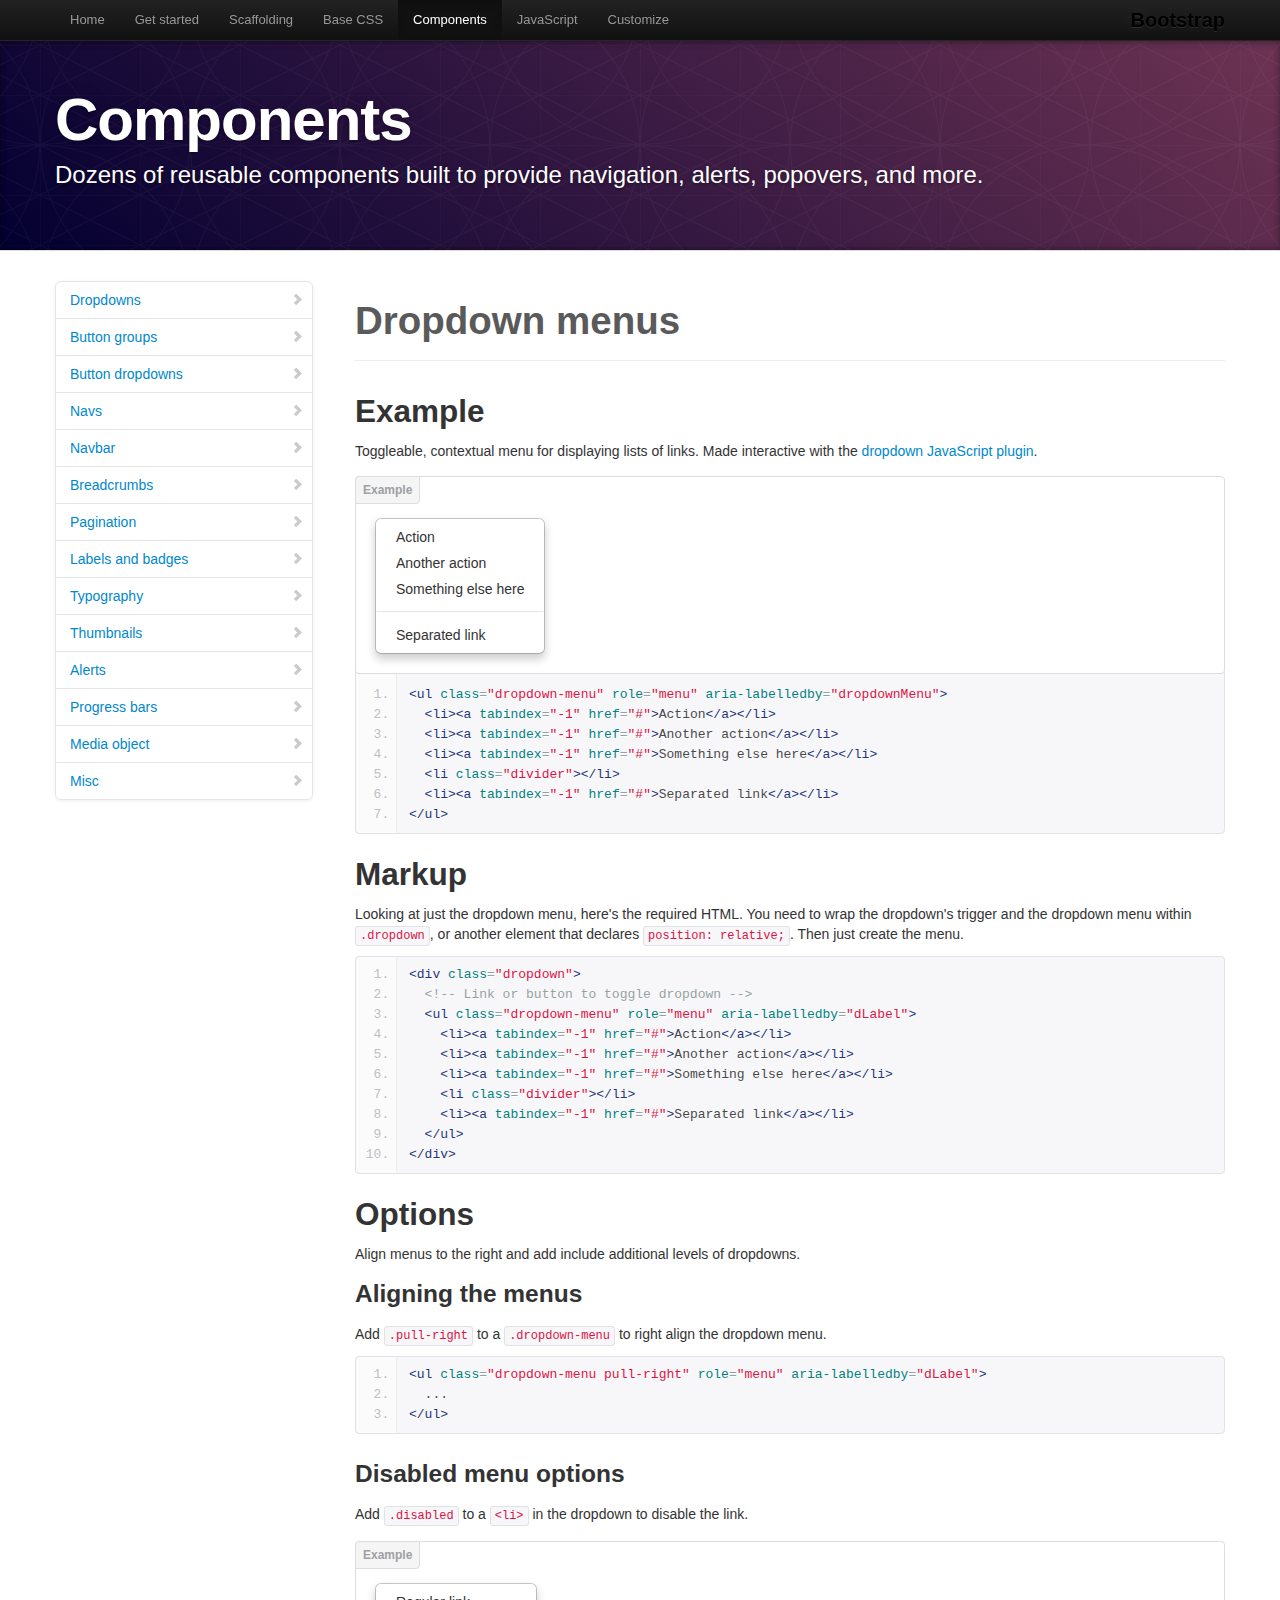
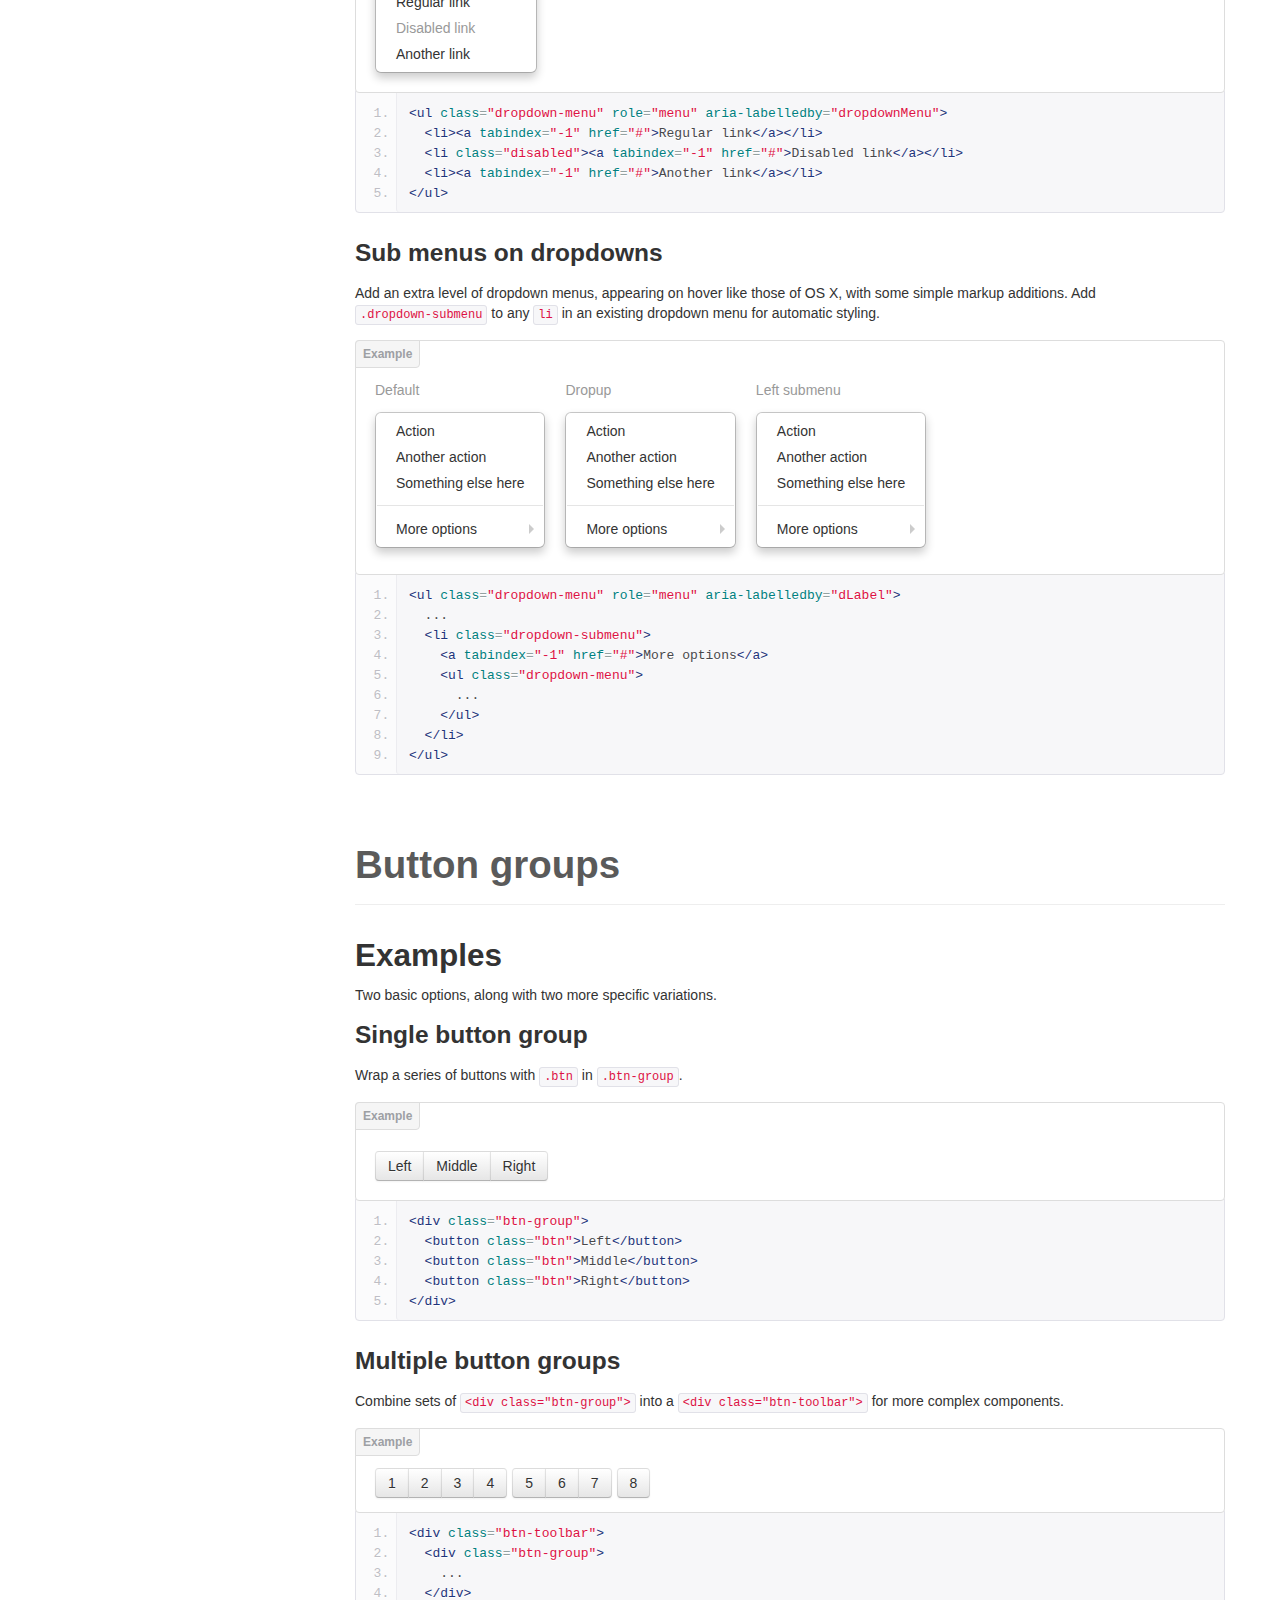
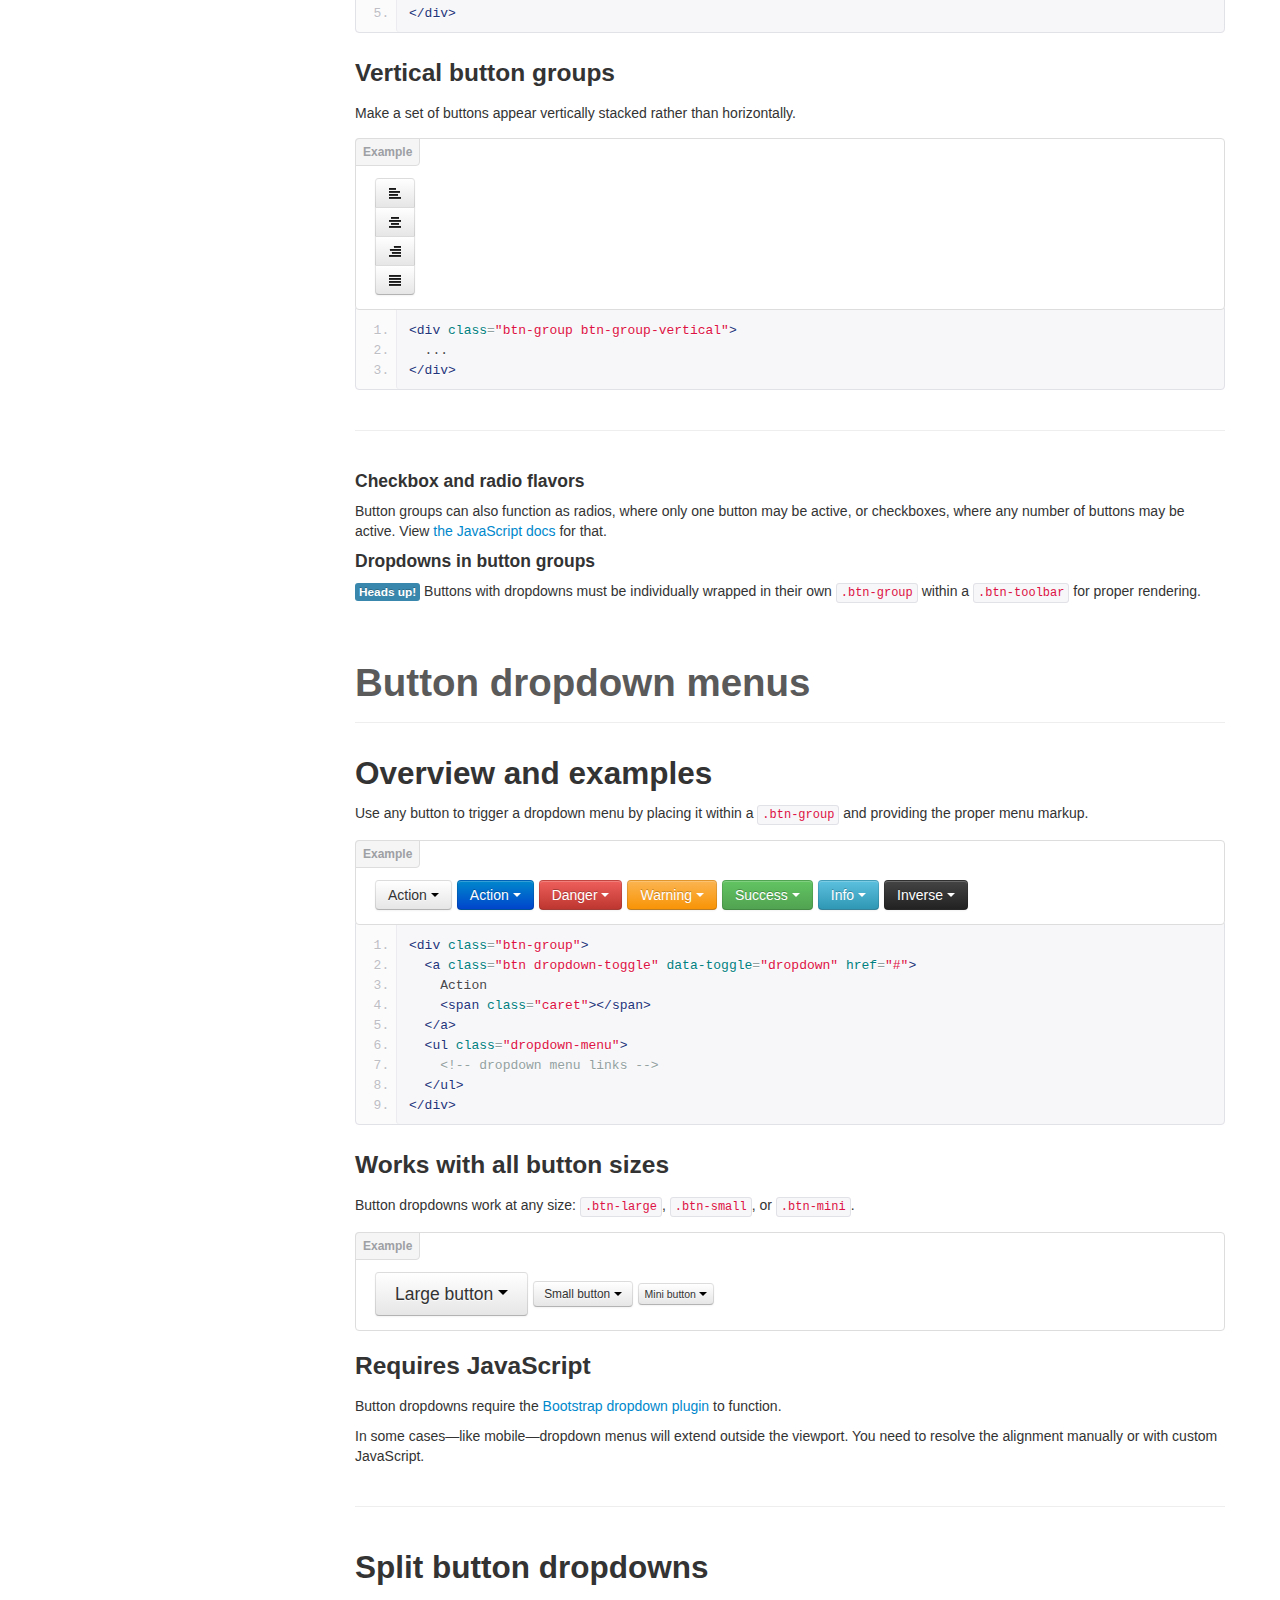
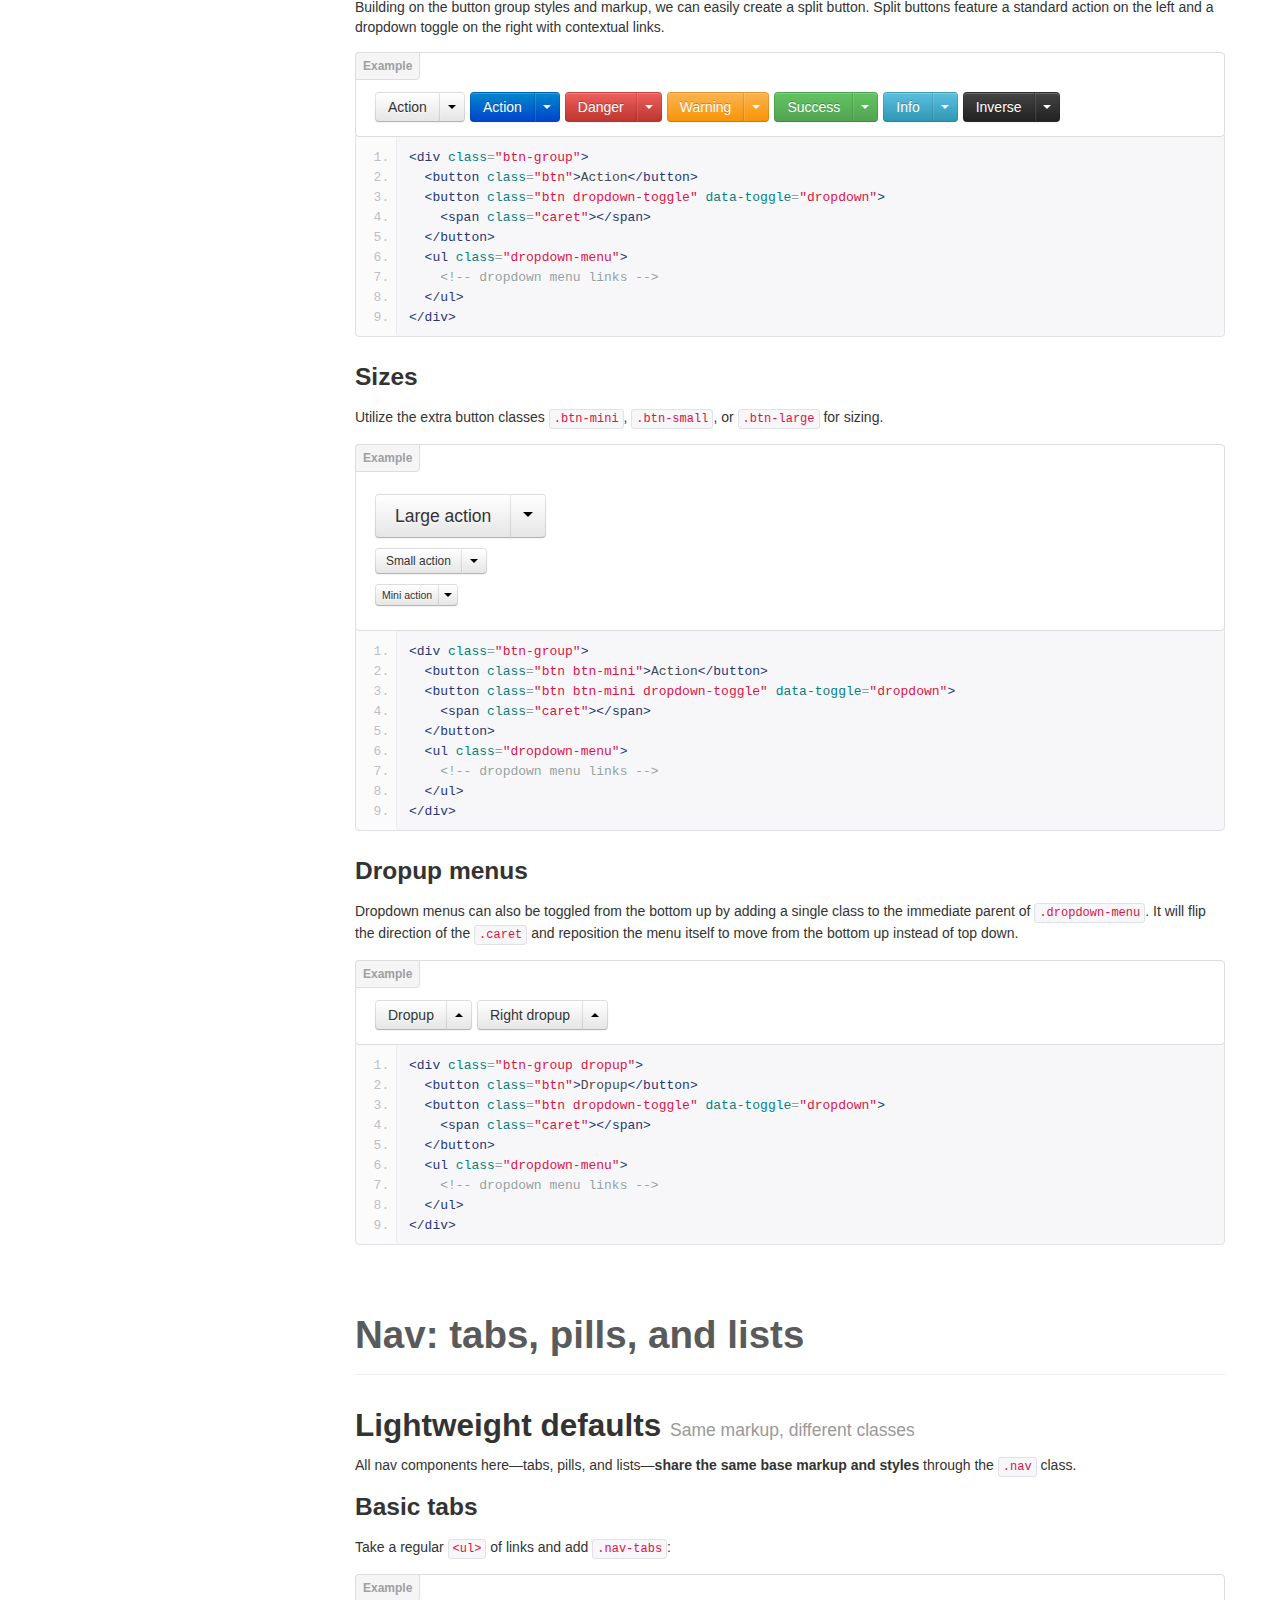
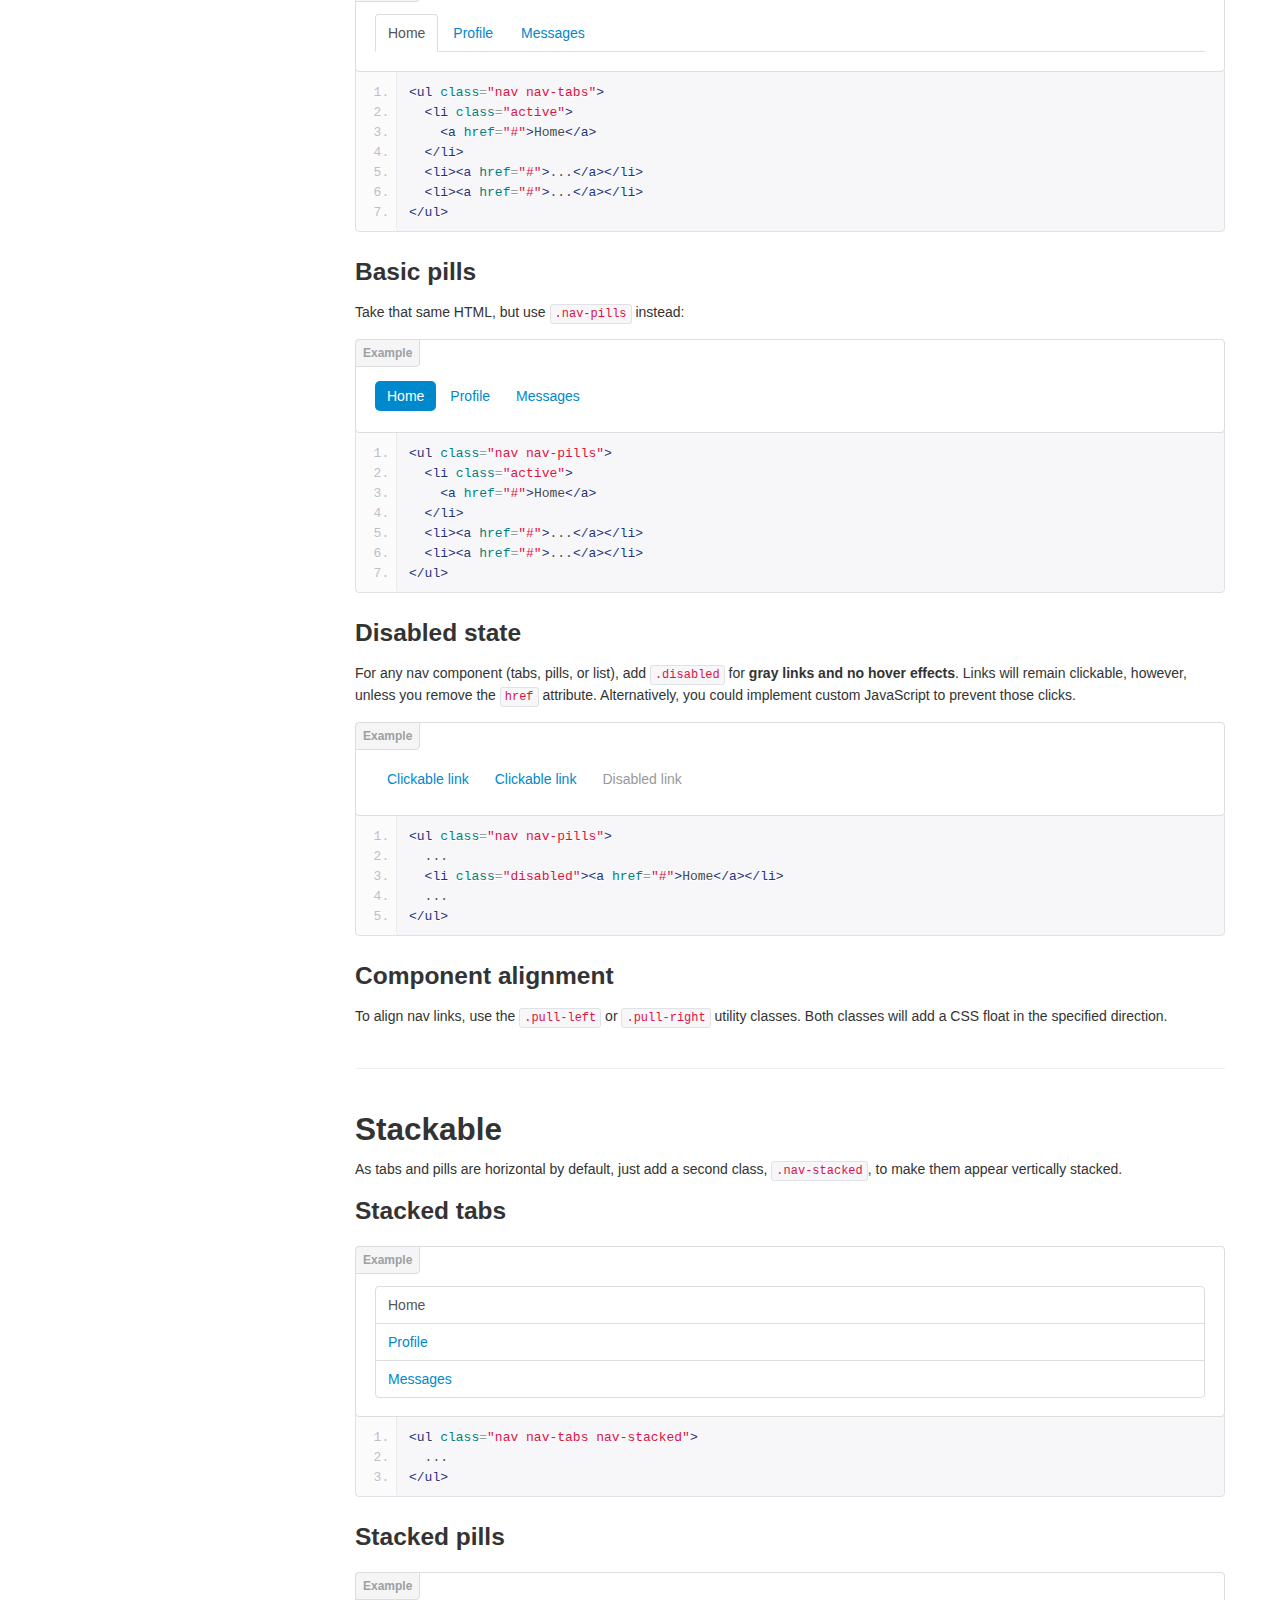
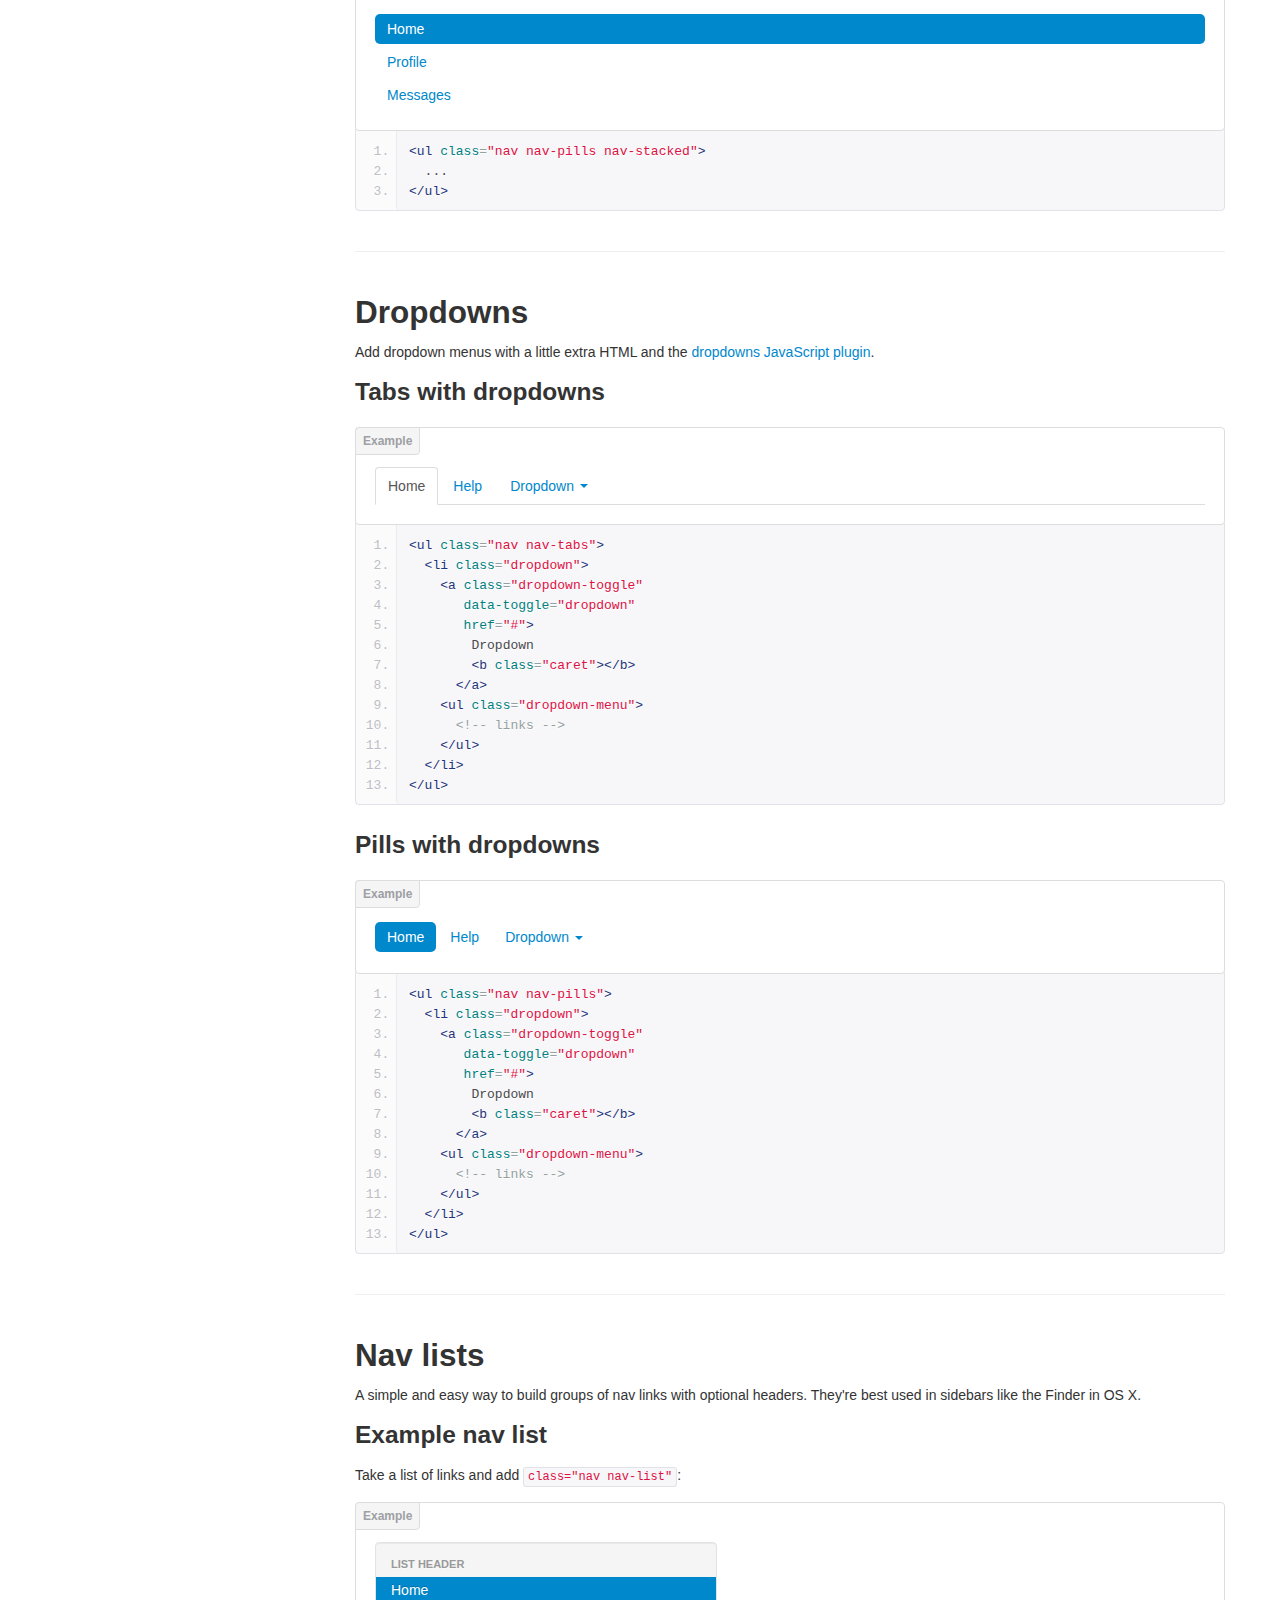
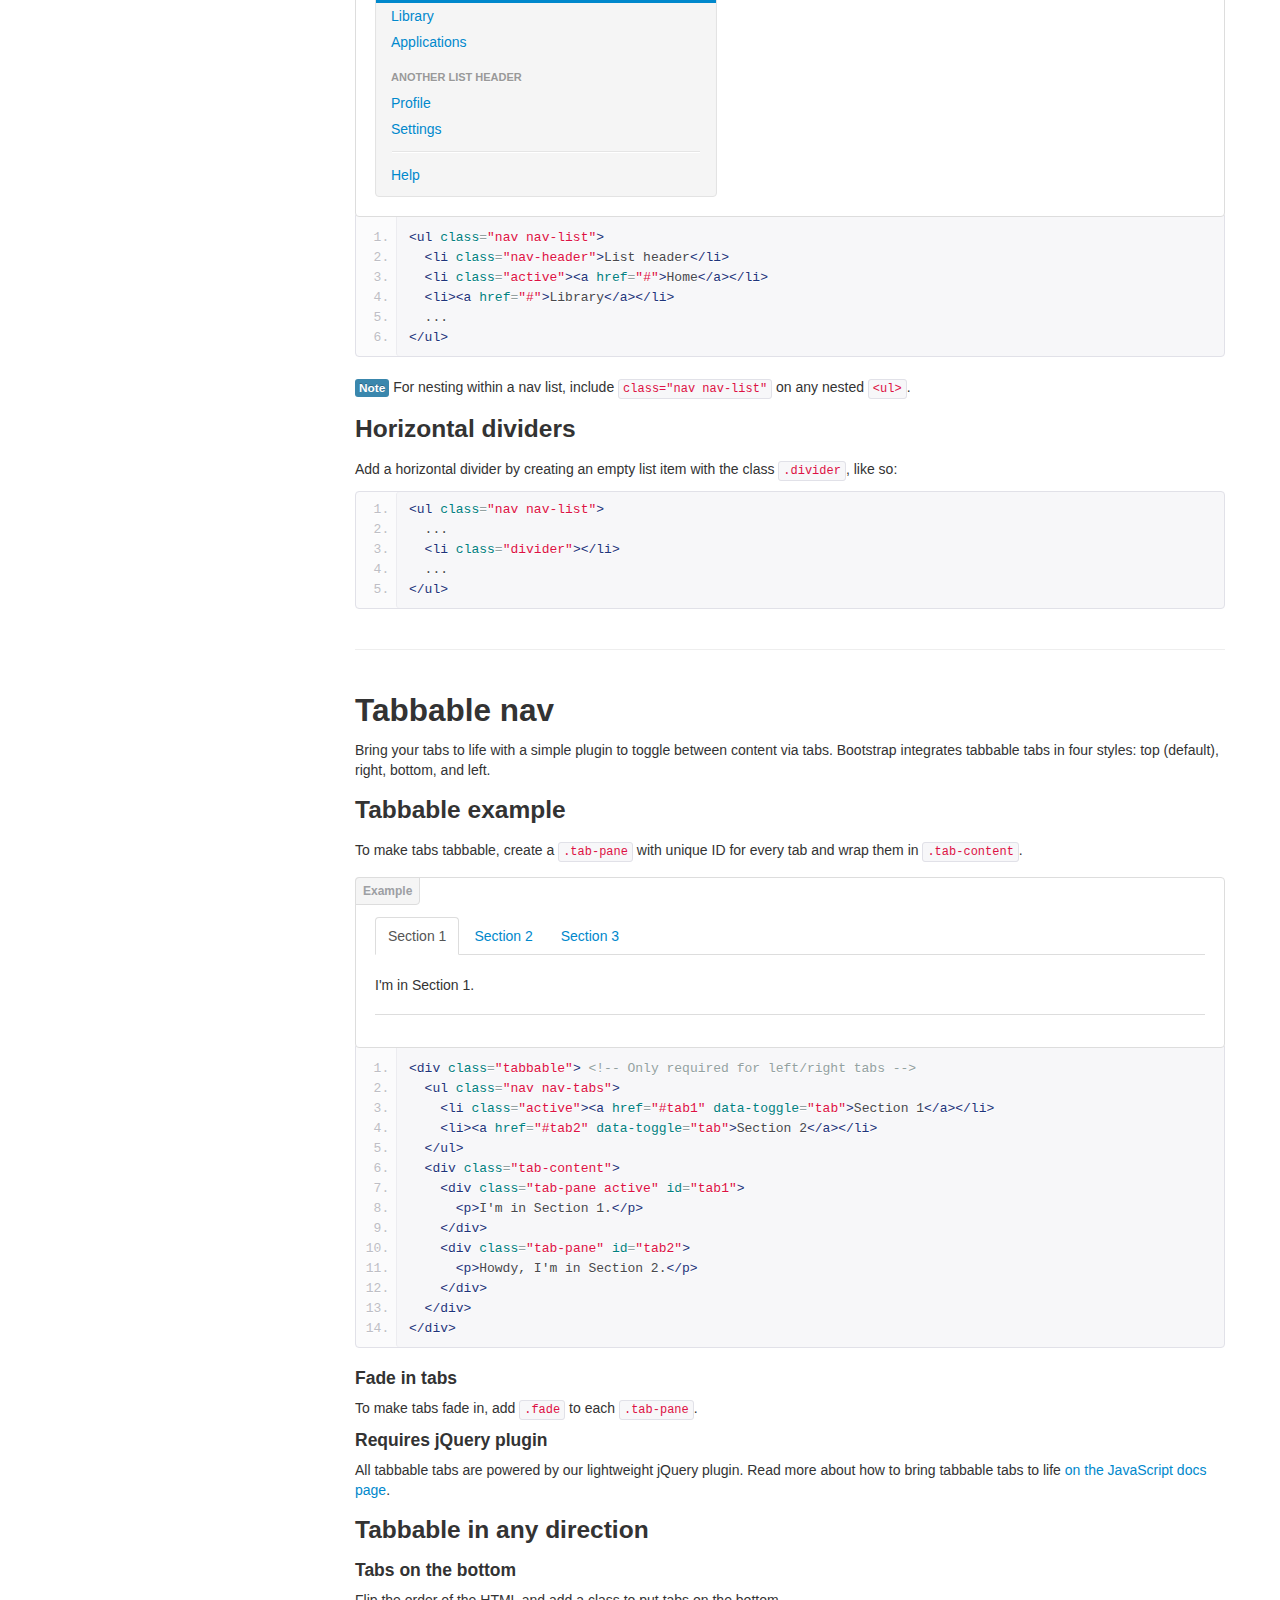
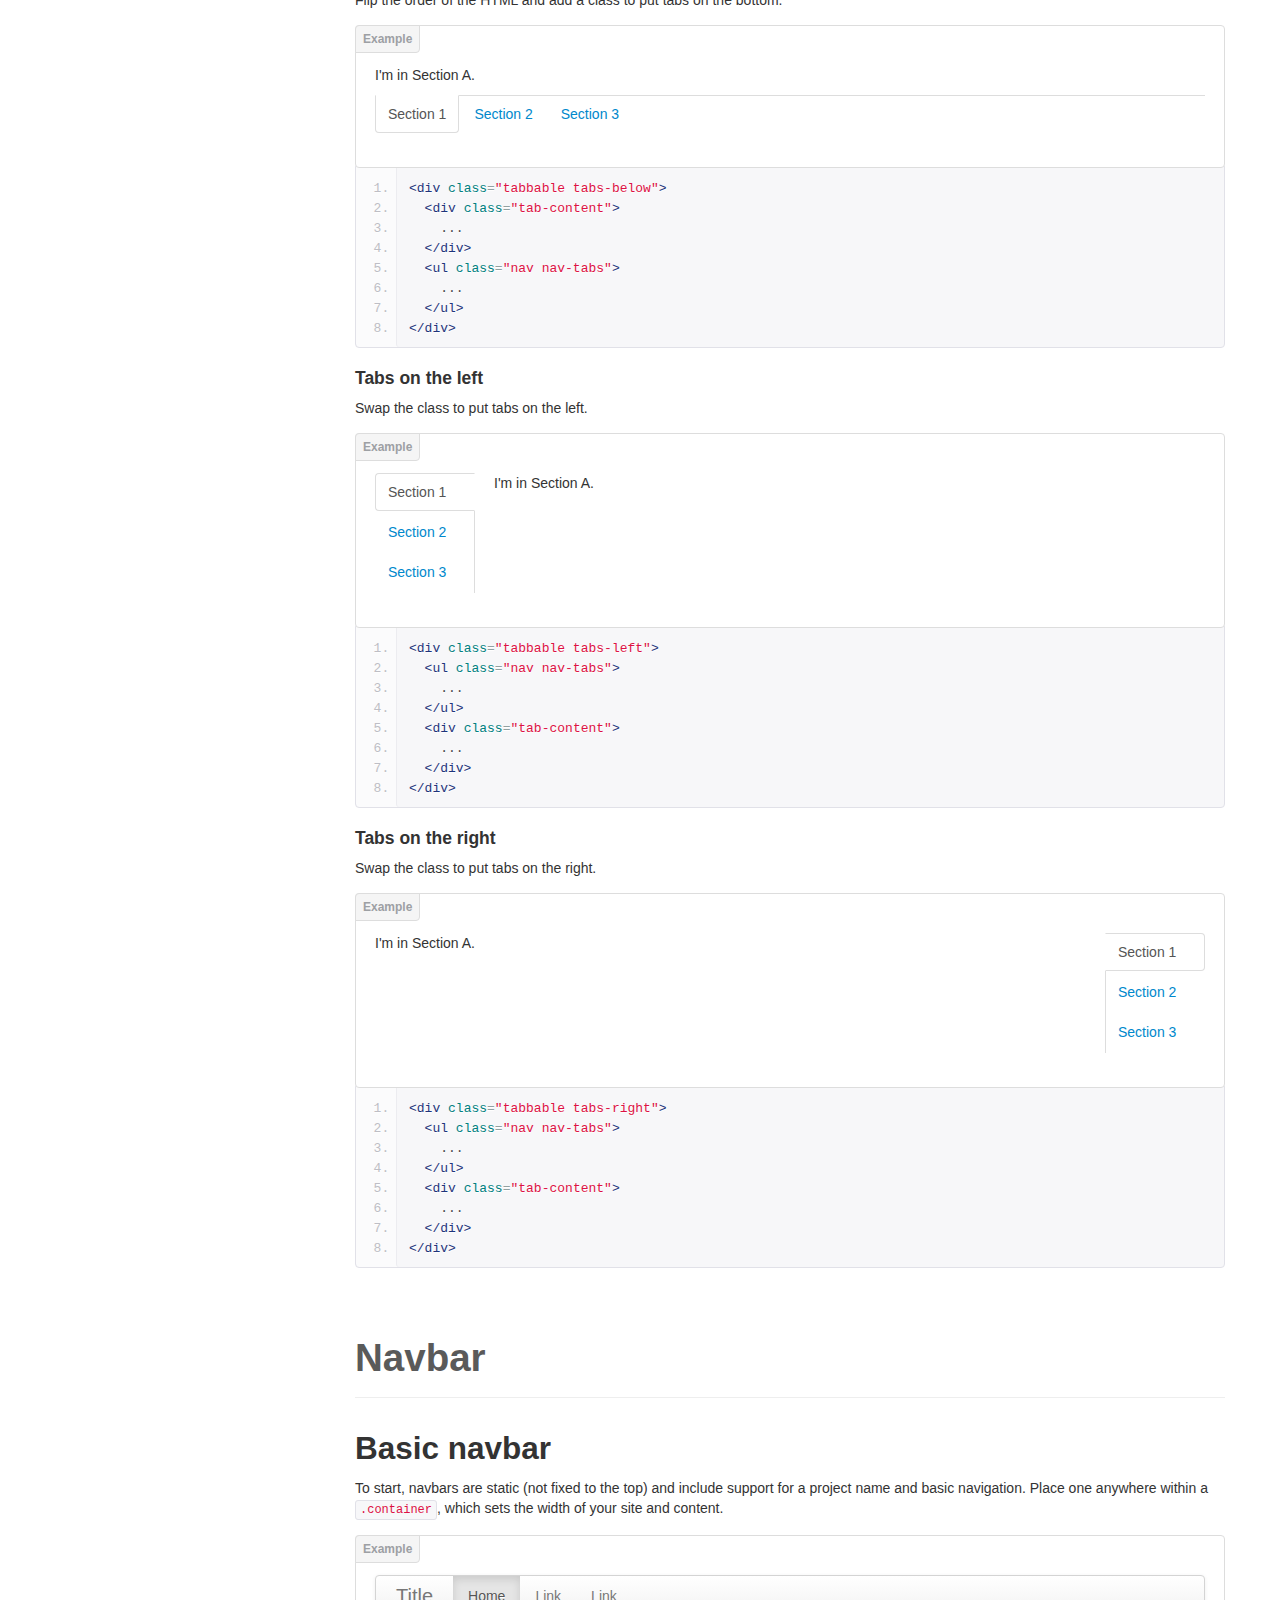
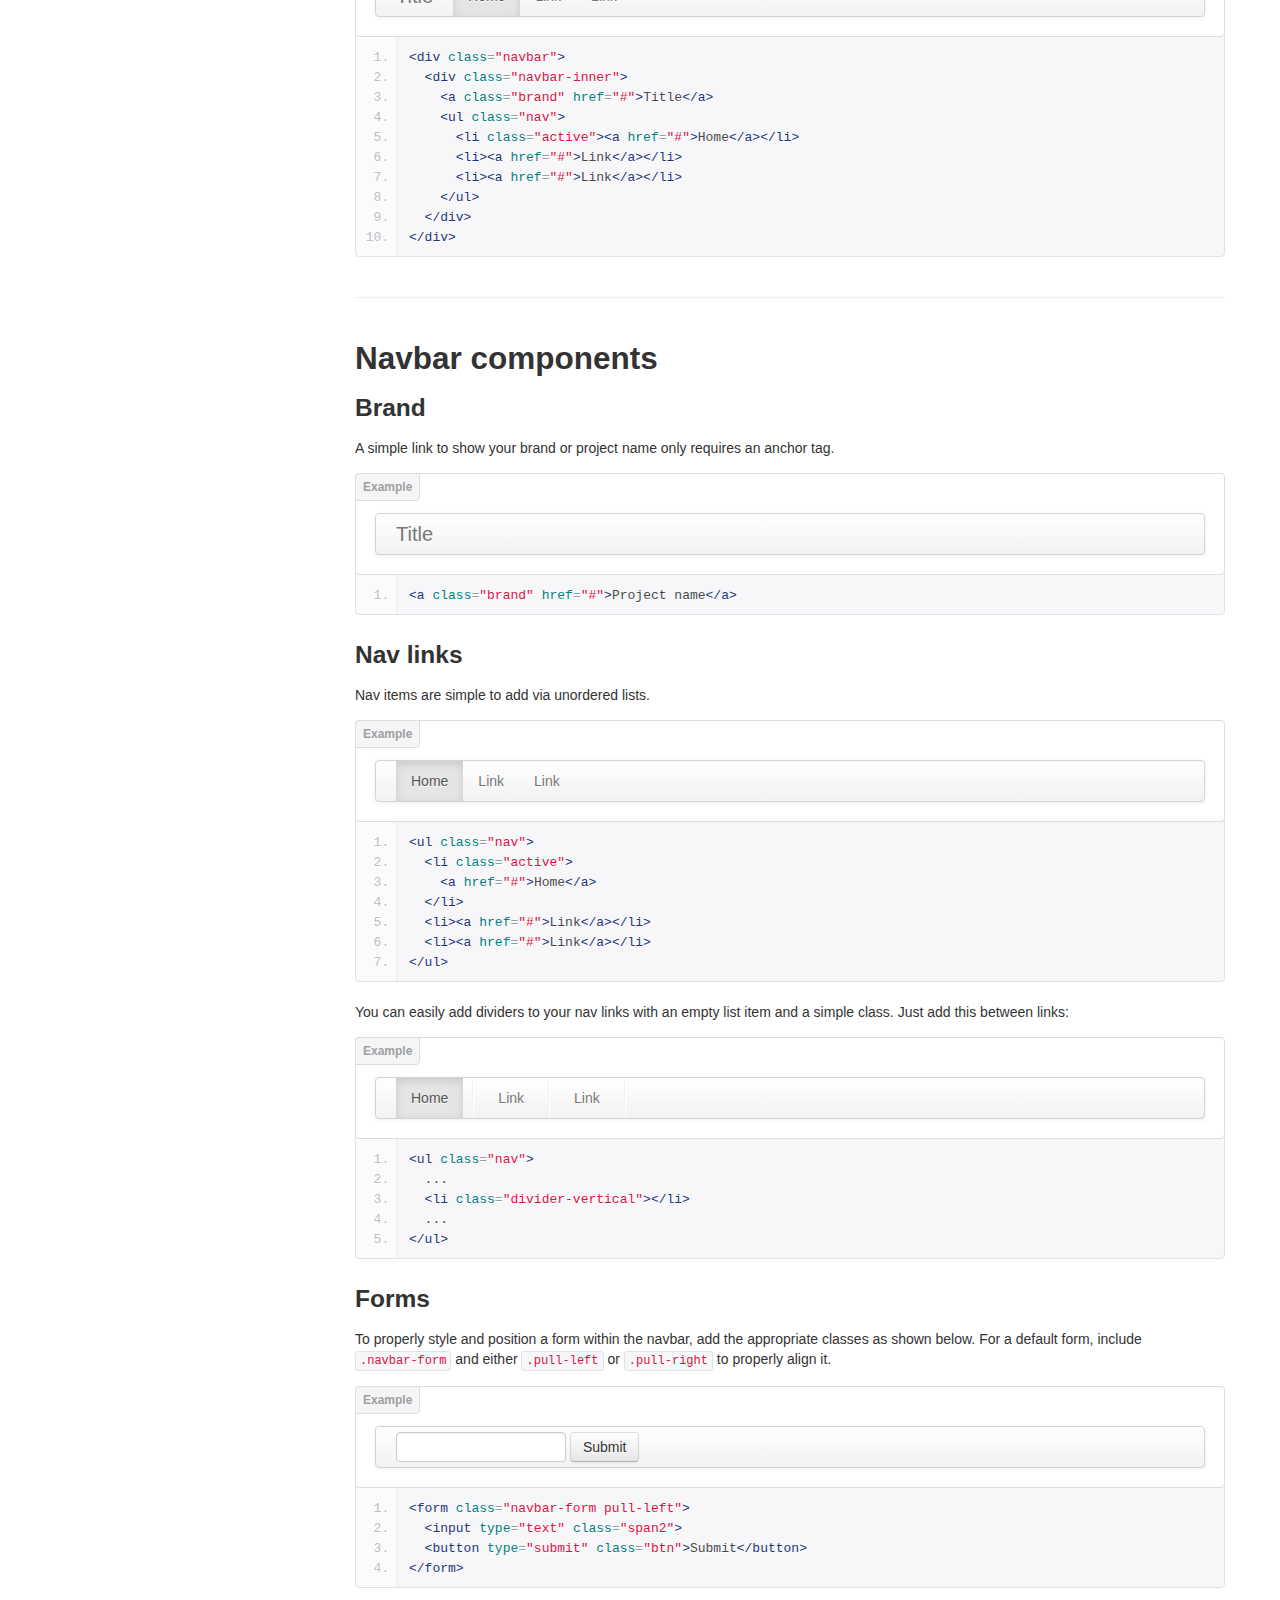
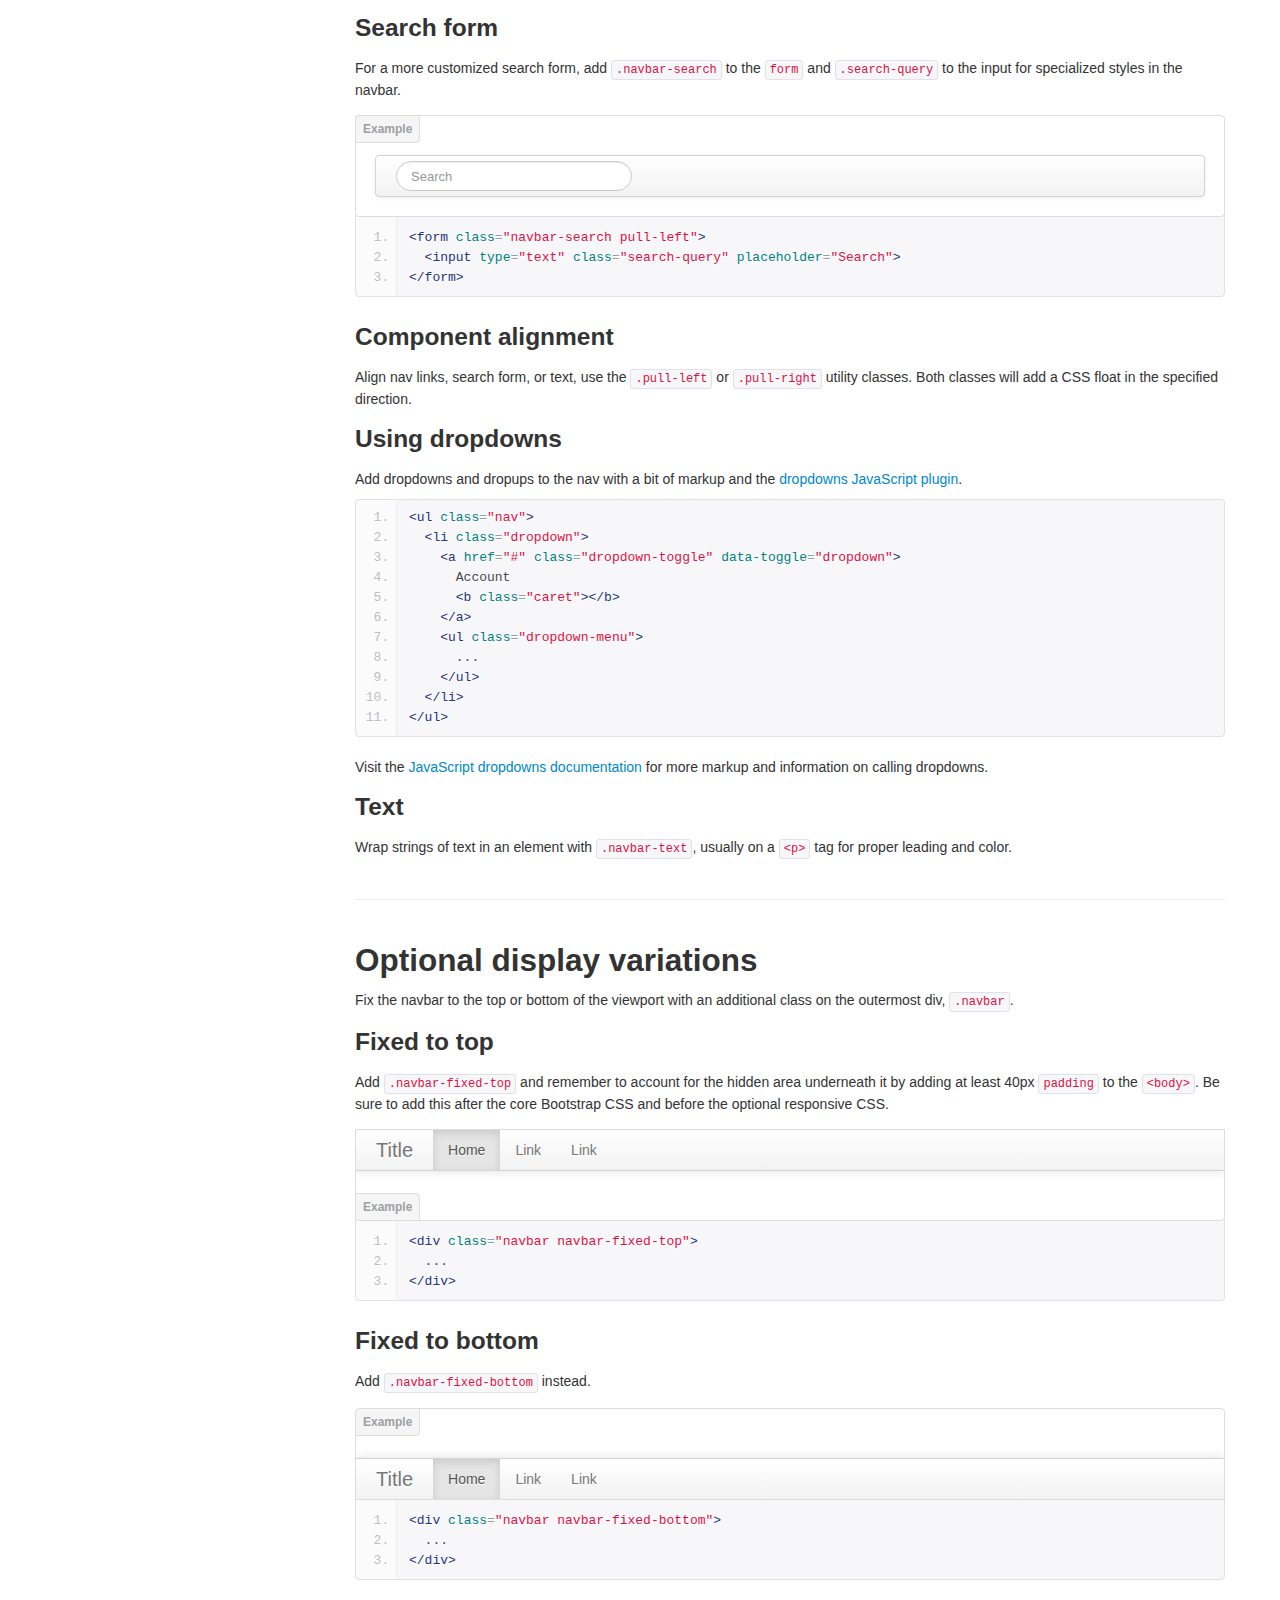
<file: components/bootstrap/docs/components.html>
<!DOCTYPE html>
<html lang="en">
  <head>
    <meta charset="utf-8">
    <title>Components · Bootstrap</title>
    <meta name="viewport" content="width=device-width, initial-scale=1.0">
    <meta name="description" content="">
    <meta name="author" content="">

    <!-- Le styles -->
    <link href="assets/css/bootstrap.css" rel="stylesheet">
    <link href="assets/css/bootstrap-responsive.css" rel="stylesheet">
    <link href="assets/css/docs.css" rel="stylesheet">
    <link href="assets/js/google-code-prettify/prettify.css" rel="stylesheet">

    <!-- Le HTML5 shim, for IE6-8 support of HTML5 elements -->
    <!--[if lt IE 9]>
      <script src="assets/js/html5shiv.js"></script>
    <![endif]-->

    <!-- Le fav and touch icons -->
    <link rel="apple-touch-icon-precomposed" sizes="144x144" href="assets/ico/apple-touch-icon-144-precomposed.png">
    <link rel="apple-touch-icon-precomposed" sizes="114x114" href="assets/ico/apple-touch-icon-114-precomposed.png">
      <link rel="apple-touch-icon-precomposed" sizes="72x72" href="assets/ico/apple-touch-icon-72-precomposed.png">
                    <link rel="apple-touch-icon-precomposed" href="assets/ico/apple-touch-icon-57-precomposed.png">
                                   <link rel="shortcut icon" href="assets/ico/favicon.png">

    <script type="text/javascript">
      var _gaq = _gaq || [];
      _gaq.push(['_setAccount', 'UA-146052-10']);
      _gaq.push(['_trackPageview']);
      (function() {
        var ga = document.createElement('script'); ga.type = 'text/javascript'; ga.async = true;
        ga.src = ('https:' == document.location.protocol ? 'https://ssl' : 'http://www') + '.google-analytics.com/ga.js';
        var s = document.getElementsByTagName('script')[0]; s.parentNode.insertBefore(ga, s);
      })();
    </script>
  </head>

  <body data-spy="scroll" data-target=".bs-docs-sidebar">

    <!-- Navbar
    ================================================== -->
    <div class="navbar navbar-inverse navbar-fixed-top">
      <div class="navbar-inner">
        <div class="container">
          <button type="button" class="btn btn-navbar" data-toggle="collapse" data-target=".nav-collapse">
            <span class="icon-bar"></span>
            <span class="icon-bar"></span>
            <span class="icon-bar"></span>
          </button>
          <a class="brand" href="./index.html">Bootstrap</a>
          <div class="nav-collapse collapse">
            <ul class="nav">
              <li class="">
                <a href="./index.html">Home</a>
              </li>
              <li class="">
                <a href="./getting-started.html">Get started</a>
              </li>
              <li class="">
                <a href="./scaffolding.html">Scaffolding</a>
              </li>
              <li class="">
                <a href="./base-css.html">Base CSS</a>
              </li>
              <li class="active">
                <a href="./components.html">Components</a>
              </li>
              <li class="">
                <a href="./javascript.html">JavaScript</a>
              </li>
              <li class="">
                <a href="./customize.html">Customize</a>
              </li>
            </ul>
          </div>
        </div>
      </div>
    </div>

<!-- Subhead
================================================== -->
<header class="jumbotron subhead" id="overview">
  <div class="container">
    <h1>Components</h1>
    <p class="lead">Dozens of reusable components built to provide navigation, alerts, popovers, and more.</p>
  </div>
</header>


  <div class="container">

    <!-- Docs nav
    ================================================== -->
    <div class="row">
      <div class="span3 bs-docs-sidebar">
        <ul class="nav nav-list bs-docs-sidenav">
          <li><a href="#dropdowns"><i class="icon-chevron-right"></i> Dropdowns</a></li>
          <li><a href="#buttonGroups"><i class="icon-chevron-right"></i> Button groups</a></li>
          <li><a href="#buttonDropdowns"><i class="icon-chevron-right"></i> Button dropdowns</a></li>
          <li><a href="#navs"><i class="icon-chevron-right"></i> Navs</a></li>
          <li><a href="#navbar"><i class="icon-chevron-right"></i> Navbar</a></li>
          <li><a href="#breadcrumbs"><i class="icon-chevron-right"></i> Breadcrumbs</a></li>
          <li><a href="#pagination"><i class="icon-chevron-right"></i> Pagination</a></li>
          <li><a href="#labels-badges"><i class="icon-chevron-right"></i> Labels and badges</a></li>
          <li><a href="#typography"><i class="icon-chevron-right"></i> Typography</a></li>
          <li><a href="#thumbnails"><i class="icon-chevron-right"></i> Thumbnails</a></li>
          <li><a href="#alerts"><i class="icon-chevron-right"></i> Alerts</a></li>
          <li><a href="#progress"><i class="icon-chevron-right"></i> Progress bars</a></li>
          <li><a href="#media"><i class="icon-chevron-right"></i> Media object</a></li>
          <li><a href="#misc"><i class="icon-chevron-right"></i> Misc</a></li>
        </ul>
      </div>
      <div class="span9">



        <!-- Dropdowns
        ================================================== -->
        <section id="dropdowns">
          <div class="page-header">
            <h1>Dropdown menus</h1>
          </div>

          <h2>Example</h2>
          <p>Toggleable, contextual menu for displaying lists of links. Made interactive with the <a href="./javascript.html#dropdowns">dropdown JavaScript plugin</a>.</p>
          <div class="bs-docs-example">
            <div class="dropdown clearfix">
              <ul class="dropdown-menu" role="menu" aria-labelledby="dropdownMenu" style="display: block; position: static; margin-bottom: 5px; *width: 180px;">
                <li><a tabindex="-1" href="#">Action</a></li>
                <li><a tabindex="-1" href="#">Another action</a></li>
                <li><a tabindex="-1" href="#">Something else here</a></li>
                <li class="divider"></li>
                <li><a tabindex="-1" href="#">Separated link</a></li>
              </ul>
            </div>
          </div>
<pre class="prettyprint linenums">
&lt;ul class="dropdown-menu" role="menu" aria-labelledby="dropdownMenu"&gt;
  &lt;li&gt;&lt;a tabindex="-1" href="#"&gt;Action&lt;/a&gt;&lt;/li&gt;
  &lt;li&gt;&lt;a tabindex="-1" href="#"&gt;Another action&lt;/a&gt;&lt;/li&gt;
  &lt;li&gt;&lt;a tabindex="-1" href="#"&gt;Something else here&lt;/a&gt;&lt;/li&gt;
  &lt;li class="divider"&gt;&lt;/li&gt;
  &lt;li&gt;&lt;a tabindex="-1" href="#"&gt;Separated link&lt;/a&gt;&lt;/li&gt;
&lt;/ul&gt;
</pre>

          <h2>Markup</h2>
          <p>Looking at just the dropdown menu, here's the required HTML. You need to wrap the dropdown's trigger and the dropdown menu within <code>.dropdown</code>, or another element that declares <code>position: relative;</code>. Then just create the menu.</p>

<pre class="prettyprint linenums">
&lt;div class="dropdown"&gt;
  &lt;!-- Link or button to toggle dropdown --&gt;
  &lt;ul class="dropdown-menu" role="menu" aria-labelledby="dLabel"&gt;
    &lt;li&gt;&lt;a tabindex="-1" href="#"&gt;Action&lt;/a&gt;&lt;/li&gt;
    &lt;li&gt;&lt;a tabindex="-1" href="#"&gt;Another action&lt;/a&gt;&lt;/li&gt;
    &lt;li&gt;&lt;a tabindex="-1" href="#"&gt;Something else here&lt;/a&gt;&lt;/li&gt;
    &lt;li class="divider"&gt;&lt;/li&gt;
    &lt;li&gt;&lt;a tabindex="-1" href="#"&gt;Separated link&lt;/a&gt;&lt;/li&gt;
  &lt;/ul&gt;
&lt;/div&gt;
</pre>

          <h2>Options</h2>
          <p>Align menus to the right and add include additional levels of dropdowns.</p>

          <h3>Aligning the menus</h3>
          <p>Add <code>.pull-right</code> to a <code>.dropdown-menu</code> to right align the dropdown menu.</p>
<pre class="prettyprint linenums">
&lt;ul class="dropdown-menu pull-right" role="menu" aria-labelledby="dLabel"&gt;
  ...
&lt;/ul&gt;
</pre>

          <h3>Disabled menu options</h3>
          <p>Add <code>.disabled</code> to a <code>&lt;li&gt;</code> in the dropdown to disable the link.</p>
          <div class="bs-docs-example">
            <div class="dropdown clearfix">
              <ul class="dropdown-menu" role="menu" aria-labelledby="dropdownMenu" style="display: block; position: static; margin-bottom: 5px; *width: 180px;">
                <li><a tabindex="-1" href="#">Regular link</a></li>
                <li class="disabled"><a tabindex="-1" href="#">Disabled link</a></li>
                <li><a tabindex="-1" href="#">Another link</a></li>
              </ul>
            </div>
          </div>
<pre class="prettyprint linenums">
&lt;ul class="dropdown-menu" role="menu" aria-labelledby="dropdownMenu"&gt;
  &lt;li&gt;&lt;a tabindex="-1" href="#"&gt;Regular link&lt;/a&gt;&lt;/li&gt;
  &lt;li class="disabled"&gt;&lt;a tabindex="-1" href="#"&gt;Disabled link&lt;/a&gt;&lt;/li&gt;
  &lt;li&gt;&lt;a tabindex="-1" href="#"&gt;Another link&lt;/a&gt;&lt;/li&gt;
&lt;/ul&gt;
</pre>

          <h3>Sub menus on dropdowns</h3>
          <p>Add an extra level of dropdown menus, appearing on hover like those of OS X, with some simple markup additions. Add <code>.dropdown-submenu</code> to any <code>li</code> in an existing dropdown menu for automatic styling.</p>
          <div class="bs-docs-example bs-docs-example-submenus">

            <div class="pull-left">
              <p class="muted">Default</p>
              <div class="dropdown clearfix">
                <ul class="dropdown-menu" role="menu" aria-labelledby="dropdownMenu">
                  <li><a tabindex="-1" href="#">Action</a></li>
                  <li><a tabindex="-1" href="#">Another action</a></li>
                  <li><a tabindex="-1" href="#">Something else here</a></li>
                  <li class="divider"></li>
                  <li class="dropdown-submenu">
                    <a tabindex="-1" href="#">More options</a>
                    <ul class="dropdown-menu">
                      <li><a tabindex="-1" href="#">Second level link</a></li>
                      <li><a tabindex="-1" href="#">Second level link</a></li>
                      <li><a tabindex="-1" href="#">Second level link</a></li>
                      <li><a tabindex="-1" href="#">Second level link</a></li>
                      <li><a tabindex="-1" href="#">Second level link</a></li>
                    </ul>
                  </li>
                </ul>
              </div>
            </div>

            <div class="pull-left">
              <p class="muted">Dropup</p>
              <div class="dropup">
                <ul class="dropdown-menu" role="menu" aria-labelledby="dropdownMenu">
                  <li><a tabindex="-1" href="#">Action</a></li>
                  <li><a tabindex="-1" href="#">Another action</a></li>
                  <li><a tabindex="-1" href="#">Something else here</a></li>
                  <li class="divider"></li>
                  <li class="dropdown-submenu">
                    <a tabindex="-1" href="#">More options</a>
                    <ul class="dropdown-menu">
                      <li><a tabindex="-1" href="#">Second level link</a></li>
                      <li><a tabindex="-1" href="#">Second level link</a></li>
                      <li><a tabindex="-1" href="#">Second level link</a></li>
                      <li><a tabindex="-1" href="#">Second level link</a></li>
                      <li><a tabindex="-1" href="#">Second level link</a></li>
                    </ul>
                  </li>
                </ul>
              </div>
            </div>

            <div class="pull-left">
              <p class="muted">Left submenu</p>
              <div class="dropdown">
                <ul class="dropdown-menu" role="menu" aria-labelledby="dropdownMenu">
                  <li><a tabindex="-1" href="#">Action</a></li>
                  <li><a tabindex="-1" href="#">Another action</a></li>
                  <li><a tabindex="-1" href="#">Something else here</a></li>
                  <li class="divider"></li>
                  <li class="dropdown-submenu pull-left">
                    <a tabindex="-1" href="#">More options</a>
                    <ul class="dropdown-menu">
                      <li><a tabindex="-1" href="#">Second level link</a></li>
                      <li><a tabindex="-1" href="#">Second level link</a></li>
                      <li><a tabindex="-1" href="#">Second level link</a></li>
                      <li><a tabindex="-1" href="#">Second level link</a></li>
                      <li><a tabindex="-1" href="#">Second level link</a></li>
                    </ul>
                  </li>
                </ul>
              </div>
            </div>

          </div>
<pre class="prettyprint linenums">
&lt;ul class="dropdown-menu" role="menu" aria-labelledby="dLabel"&gt;
  ...
  &lt;li class="dropdown-submenu"&gt;
    &lt;a tabindex="-1" href="#"&gt;More options&lt;/a&gt;
    &lt;ul class="dropdown-menu"&gt;
      ...
    &lt;/ul&gt;
  &lt;/li&gt;
&lt;/ul&gt;
</pre>

        </section>




        <!-- Button Groups
        ================================================== -->
        <section id="buttonGroups">
          <div class="page-header">
            <h1>Button groups</h1>
          </div>

          <h2>Examples</h2>
          <p>Two basic options, along with two more specific variations.</p>

          <h3>Single button group</h3>
          <p>Wrap a series of buttons with <code>.btn</code> in <code>.btn-group</code>.</p>
          <div class="bs-docs-example">
            <div class="btn-group" style="margin: 9px 0 5px;">
              <button class="btn">Left</button>
              <button class="btn">Middle</button>
              <button class="btn">Right</button>
            </div>
          </div>
<pre class="prettyprint linenums">
&lt;div class="btn-group"&gt;
  &lt;button class="btn"&gt;Left&lt;/button&gt;
  &lt;button class="btn"&gt;Middle&lt;/button&gt;
  &lt;button class="btn"&gt;Right&lt;/button&gt;
&lt;/div&gt;
</pre>

          <h3>Multiple button groups</h3>
          <p>Combine sets of <code>&lt;div class="btn-group"&gt;</code> into a <code>&lt;div class="btn-toolbar"&gt;</code> for more complex components.</p>
          <div class="bs-docs-example">
            <div class="btn-toolbar" style="margin: 0;">
              <div class="btn-group">
                <button class="btn">1</button>
                <button class="btn">2</button>
                <button class="btn">3</button>
                <button class="btn">4</button>
              </div>
              <div class="btn-group">
                <button class="btn">5</button>
                <button class="btn">6</button>
                <button class="btn">7</button>
              </div>
              <div class="btn-group">
                <button class="btn">8</button>
              </div>
            </div>
          </div>
<pre class="prettyprint linenums">
&lt;div class="btn-toolbar"&gt;
  &lt;div class="btn-group"&gt;
    ...
  &lt;/div&gt;
&lt;/div&gt;
</pre>

          <h3>Vertical button groups</h3>
          <p>Make a set of buttons appear vertically stacked rather than horizontally.</p>
          <div class="bs-docs-example">
            <div class="btn-group btn-group-vertical">
              <button type="button" class="btn"><i class="icon-align-left"></i></button>
              <button type="button" class="btn"><i class="icon-align-center"></i></button>
              <button type="button" class="btn"><i class="icon-align-right"></i></button>
              <button type="button" class="btn"><i class="icon-align-justify"></i></button>
            </div>
          </div>
<pre class="prettyprint linenums">
&lt;div class="btn-group btn-group-vertical"&gt;
  ...
&lt;/div&gt;
</pre>


          <hr class="bs-docs-separator">


          <h4>Checkbox and radio flavors</h4>
          <p>Button groups can also function as radios, where only one button may be active, or checkboxes, where any number of buttons may be active. View <a href="./javascript.html#buttons">the JavaScript docs</a> for that.</p>

          <h4>Dropdowns in button groups</h4>
          <p><span class="label label-info">Heads up!</span> Buttons with dropdowns must be individually wrapped in their own <code>.btn-group</code> within a <code>.btn-toolbar</code> for proper rendering.</p>
        </section>



        <!-- Split button dropdowns
        ================================================== -->
        <section id="buttonDropdowns">
          <div class="page-header">
            <h1>Button dropdown menus</h1>
          </div>


          <h2>Overview and examples</h2>
          <p>Use any button to trigger a dropdown menu by placing it within a <code>.btn-group</code> and providing the proper menu markup.</p>
          <div class="bs-docs-example">
            <div class="btn-toolbar" style="margin: 0;">
              <div class="btn-group">
                <button class="btn dropdown-toggle" data-toggle="dropdown">Action <span class="caret"></span></button>
                <ul class="dropdown-menu">
                  <li><a href="#">Action</a></li>
                  <li><a href="#">Another action</a></li>
                  <li><a href="#">Something else here</a></li>
                  <li class="divider"></li>
                  <li><a href="#">Separated link</a></li>
                </ul>
              </div><!-- /btn-group -->
              <div class="btn-group">
                <button class="btn btn-primary dropdown-toggle" data-toggle="dropdown">Action <span class="caret"></span></button>
                <ul class="dropdown-menu">
                  <li><a href="#">Action</a></li>
                  <li><a href="#">Another action</a></li>
                  <li><a href="#">Something else here</a></li>
                  <li class="divider"></li>
                  <li><a href="#">Separated link</a></li>
                </ul>
              </div><!-- /btn-group -->
              <div class="btn-group">
                <button class="btn btn-danger dropdown-toggle" data-toggle="dropdown">Danger <span class="caret"></span></button>
                <ul class="dropdown-menu">
                  <li><a href="#">Action</a></li>
                  <li><a href="#">Another action</a></li>
                  <li><a href="#">Something else here</a></li>
                  <li class="divider"></li>
                  <li><a href="#">Separated link</a></li>
                </ul>
              </div><!-- /btn-group -->
              <div class="btn-group">
                <button class="btn btn-warning dropdown-toggle" data-toggle="dropdown">Warning <span class="caret"></span></button>
                <ul class="dropdown-menu">
                  <li><a href="#">Action</a></li>
                  <li><a href="#">Another action</a></li>
                  <li><a href="#">Something else here</a></li>
                  <li class="divider"></li>
                  <li><a href="#">Separated link</a></li>
                </ul>
              </div><!-- /btn-group -->
              <div class="btn-group">
                <button class="btn btn-success dropdown-toggle" data-toggle="dropdown">Success <span class="caret"></span></button>
                <ul class="dropdown-menu">
                  <li><a href="#">Action</a></li>
                  <li><a href="#">Another action</a></li>
                  <li><a href="#">Something else here</a></li>
                  <li class="divider"></li>
                  <li><a href="#">Separated link</a></li>
                </ul>
              </div><!-- /btn-group -->
              <div class="btn-group">
                <button class="btn btn-info dropdown-toggle" data-toggle="dropdown">Info <span class="caret"></span></button>
                <ul class="dropdown-menu">
                  <li><a href="#">Action</a></li>
                  <li><a href="#">Another action</a></li>
                  <li><a href="#">Something else here</a></li>
                  <li class="divider"></li>
                  <li><a href="#">Separated link</a></li>
                </ul>
              </div><!-- /btn-group -->
              <div class="btn-group">
                <button class="btn btn-inverse dropdown-toggle" data-toggle="dropdown">Inverse <span class="caret"></span></button>
                <ul class="dropdown-menu">
                  <li><a href="#">Action</a></li>
                  <li><a href="#">Another action</a></li>
                  <li><a href="#">Something else here</a></li>
                  <li class="divider"></li>
                  <li><a href="#">Separated link</a></li>
                </ul>
              </div><!-- /btn-group -->
            </div><!-- /btn-toolbar -->
          </div>
<pre class="prettyprint linenums">
&lt;div class="btn-group"&gt;
  &lt;a class="btn dropdown-toggle" data-toggle="dropdown" href="#"&gt;
    Action
    &lt;span class="caret"&gt;&lt;/span&gt;
  &lt;/a&gt;
  &lt;ul class="dropdown-menu"&gt;
    &lt;!-- dropdown menu links --&gt;
  &lt;/ul&gt;
&lt;/div&gt;
</pre>

          <h3>Works with all button sizes</h3>
          <p>Button dropdowns work at any size:  <code>.btn-large</code>, <code>.btn-small</code>, or <code>.btn-mini</code>.</p>
          <div class="bs-docs-example">
            <div class="btn-toolbar" style="margin: 0;">
              <div class="btn-group">
                <button class="btn btn-large dropdown-toggle" data-toggle="dropdown">Large button <span class="caret"></span></button>
                <ul class="dropdown-menu">
                  <li><a href="#">Action</a></li>
                  <li><a href="#">Another action</a></li>
                  <li><a href="#">Something else here</a></li>
                  <li class="divider"></li>
                  <li><a href="#">Separated link</a></li>
                </ul>
              </div><!-- /btn-group -->
              <div class="btn-group">
                <button class="btn btn-small dropdown-toggle" data-toggle="dropdown">Small button <span class="caret"></span></button>
                <ul class="dropdown-menu">
                  <li><a href="#">Action</a></li>
                  <li><a href="#">Another action</a></li>
                  <li><a href="#">Something else here</a></li>
                  <li class="divider"></li>
                  <li><a href="#">Separated link</a></li>
                </ul>
              </div><!-- /btn-group -->
              <div class="btn-group">
                <button class="btn btn-mini dropdown-toggle" data-toggle="dropdown">Mini button <span class="caret"></span></button>
                <ul class="dropdown-menu">
                  <li><a href="#">Action</a></li>
                  <li><a href="#">Another action</a></li>
                  <li><a href="#">Something else here</a></li>
                  <li class="divider"></li>
                  <li><a href="#">Separated link</a></li>
                </ul>
              </div><!-- /btn-group -->
            </div><!-- /btn-toolbar -->
          </div>

          <h3>Requires JavaScript</h3>
          <p>Button dropdowns require the <a href="./javascript.html#dropdowns">Bootstrap dropdown plugin</a> to function.</p>
          <p>In some cases&mdash;like mobile&mdash;dropdown menus will extend outside the viewport. You need to resolve the alignment manually or with custom JavaScript.</p>


          <hr class="bs-docs-separator">


          <h2>Split button dropdowns</h2>
          <p>Building on the button group styles and markup, we can easily create a split button. Split buttons feature a standard action on the left and a dropdown toggle on the right with contextual links.</p>
          <div class="bs-docs-example">
            <div class="btn-toolbar" style="margin: 0;">
              <div class="btn-group">
                <button class="btn">Action</button>
                <button class="btn dropdown-toggle" data-toggle="dropdown"><span class="caret"></span></button>
                <ul class="dropdown-menu">
                  <li><a href="#">Action</a></li>
                  <li><a href="#">Another action</a></li>
                  <li><a href="#">Something else here</a></li>
                  <li class="divider"></li>
                  <li><a href="#">Separated link</a></li>
                </ul>
              </div><!-- /btn-group -->
              <div class="btn-group">
                <button class="btn btn-primary">Action</button>
                <button class="btn btn-primary dropdown-toggle" data-toggle="dropdown"><span class="caret"></span></button>
                <ul class="dropdown-menu">
                  <li><a href="#">Action</a></li>
                  <li><a href="#">Another action</a></li>
                  <li><a href="#">Something else here</a></li>
                  <li class="divider"></li>
                  <li><a href="#">Separated link</a></li>
                </ul>
              </div><!-- /btn-group -->
              <div class="btn-group">
                <button class="btn btn-danger">Danger</button>
                <button class="btn btn-danger dropdown-toggle" data-toggle="dropdown"><span class="caret"></span></button>
                <ul class="dropdown-menu">
                  <li><a href="#">Action</a></li>
                  <li><a href="#">Another action</a></li>
                  <li><a href="#">Something else here</a></li>
                  <li class="divider"></li>
                  <li><a href="#">Separated link</a></li>
                </ul>
              </div><!-- /btn-group -->
              <div class="btn-group">
                <button class="btn btn-warning">Warning</button>
                <button class="btn btn-warning dropdown-toggle" data-toggle="dropdown"><span class="caret"></span></button>
                <ul class="dropdown-menu">
                  <li><a href="#">Action</a></li>
                  <li><a href="#">Another action</a></li>
                  <li><a href="#">Something else here</a></li>
                  <li class="divider"></li>
                  <li><a href="#">Separated link</a></li>
                </ul>
              </div><!-- /btn-group -->
              <div class="btn-group">
                <button class="btn btn-success">Success</button>
                <button class="btn btn-success dropdown-toggle" data-toggle="dropdown"><span class="caret"></span></button>
                <ul class="dropdown-menu">
                  <li><a href="#">Action</a></li>
                  <li><a href="#">Another action</a></li>
                  <li><a href="#">Something else here</a></li>
                  <li class="divider"></li>
                  <li><a href="#">Separated link</a></li>
                </ul>
              </div><!-- /btn-group -->
              <div class="btn-group">
                <button class="btn btn-info">Info</button>
                <button class="btn btn-info dropdown-toggle" data-toggle="dropdown"><span class="caret"></span></button>
                <ul class="dropdown-menu">
                  <li><a href="#">Action</a></li>
                  <li><a href="#">Another action</a></li>
                  <li><a href="#">Something else here</a></li>
                  <li class="divider"></li>
                  <li><a href="#">Separated link</a></li>
                </ul>
              </div><!-- /btn-group -->
              <div class="btn-group">
                <button class="btn btn-inverse">Inverse</button>
                <button class="btn btn-inverse dropdown-toggle" data-toggle="dropdown"><span class="caret"></span></button>
                <ul class="dropdown-menu">
                  <li><a href="#">Action</a></li>
                  <li><a href="#">Another action</a></li>
                  <li><a href="#">Something else here</a></li>
                  <li class="divider"></li>
                  <li><a href="#">Separated link</a></li>
                </ul>
              </div><!-- /btn-group -->
            </div><!-- /btn-toolbar -->
          </div>
<pre class="prettyprint linenums">
&lt;div class="btn-group"&gt;
  &lt;button class="btn"&gt;Action&lt;/button&gt;
  &lt;button class="btn dropdown-toggle" data-toggle="dropdown"&gt;
    &lt;span class="caret"&gt;&lt;/span&gt;
  &lt;/button&gt;
  &lt;ul class="dropdown-menu"&gt;
    &lt;!-- dropdown menu links --&gt;
  &lt;/ul&gt;
&lt;/div&gt;
</pre>

          <h3>Sizes</h3>
          <p>Utilize the extra button classes <code>.btn-mini</code>, <code>.btn-small</code>, or <code>.btn-large</code> for sizing.</p>
          <div class="bs-docs-example">
            <div class="btn-toolbar">
              <div class="btn-group">
                <button class="btn btn-large">Large action</button>
                <button class="btn btn-large dropdown-toggle" data-toggle="dropdown"><span class="caret"></span></button>
                <ul class="dropdown-menu">
                  <li><a href="#">Action</a></li>
                  <li><a href="#">Another action</a></li>
                  <li><a href="#">Something else here</a></li>
                  <li class="divider"></li>
                  <li><a href="#">Separated link</a></li>
                </ul>
              </div><!-- /btn-group -->
            </div><!-- /btn-toolbar -->
            <div class="btn-toolbar">
              <div class="btn-group">
                <button class="btn btn-small">Small action</button>
                <button class="btn btn-small dropdown-toggle" data-toggle="dropdown"><span class="caret"></span></button>
                <ul class="dropdown-menu">
                  <li><a href="#">Action</a></li>
                  <li><a href="#">Another action</a></li>
                  <li><a href="#">Something else here</a></li>
                  <li class="divider"></li>
                  <li><a href="#">Separated link</a></li>
                </ul>
              </div><!-- /btn-group -->
            </div><!-- /btn-toolbar -->
            <div class="btn-toolbar">
              <div class="btn-group">
                <button class="btn btn-mini">Mini action</button>
                <button class="btn btn-mini dropdown-toggle" data-toggle="dropdown"><span class="caret"></span></button>
                <ul class="dropdown-menu">
                  <li><a href="#">Action</a></li>
                  <li><a href="#">Another action</a></li>
                  <li><a href="#">Something else here</a></li>
                  <li class="divider"></li>
                  <li><a href="#">Separated link</a></li>
                </ul>
              </div><!-- /btn-group -->
            </div><!-- /btn-toolbar -->
          </div>
<pre class="prettyprint linenums">
&lt;div class="btn-group"&gt;
  &lt;button class="btn btn-mini"&gt;Action&lt;/button&gt;
  &lt;button class="btn btn-mini dropdown-toggle" data-toggle="dropdown"&gt;
    &lt;span class="caret"&gt;&lt;/span&gt;
  &lt;/button&gt;
  &lt;ul class="dropdown-menu"&gt;
    &lt;!-- dropdown menu links --&gt;
  &lt;/ul&gt;
&lt;/div&gt;
</pre>

          <h3>Dropup menus</h3>
          <p>Dropdown menus can also be toggled from the bottom up by adding a single class to the immediate parent of <code>.dropdown-menu</code>. It will flip the direction of the <code>.caret</code> and reposition the menu itself to move from the bottom up instead of top down.</p>
          <div class="bs-docs-example">
            <div class="btn-toolbar" style="margin: 0;">
              <div class="btn-group dropup">
                <button class="btn">Dropup</button>
                <button class="btn dropdown-toggle" data-toggle="dropdown"><span class="caret"></span></button>
                <ul class="dropdown-menu">
                  <li><a href="#">Action</a></li>
                  <li><a href="#">Another action</a></li>
                  <li><a href="#">Something else here</a></li>
                  <li class="divider"></li>
                  <li><a href="#">Separated link</a></li>
                </ul>
              </div><!-- /btn-group -->
              <div class="btn-group dropup">
                <button class="btn primary">Right dropup</button>
                <button class="btn primary dropdown-toggle" data-toggle="dropdown"><span class="caret"></span></button>
                <ul class="dropdown-menu pull-right">
                  <li><a href="#">Action</a></li>
                  <li><a href="#">Another action</a></li>
                  <li><a href="#">Something else here</a></li>
                  <li class="divider"></li>
                  <li><a href="#">Separated link</a></li>
                </ul>
              </div><!-- /btn-group -->
            </div>
          </div>
<pre class="prettyprint linenums">
&lt;div class="btn-group dropup"&gt;
  &lt;button class="btn"&gt;Dropup&lt;/button&gt;
  &lt;button class="btn dropdown-toggle" data-toggle="dropdown"&gt;
    &lt;span class="caret"&gt;&lt;/span&gt;
  &lt;/button&gt;
  &lt;ul class="dropdown-menu"&gt;
    &lt;!-- dropdown menu links --&gt;
  &lt;/ul&gt;
&lt;/div&gt;
</pre>

        </section>



        <!-- Nav, Tabs, & Pills
        ================================================== -->
        <section id="navs">
          <div class="page-header">
            <h1>Nav: tabs, pills, and lists</small></h1>
          </div>

          <h2>Lightweight defaults <small>Same markup, different classes</small></h2>
          <p>All nav components here&mdash;tabs, pills, and lists&mdash;<strong>share the same base markup and styles</strong> through the <code>.nav</code> class.</p>

          <h3>Basic tabs</h3>
          <p>Take a regular <code>&lt;ul&gt;</code> of links and add <code>.nav-tabs</code>:</p>
          <div class="bs-docs-example">
            <ul class="nav nav-tabs">
              <li class="active"><a href="#">Home</a></li>
              <li><a href="#">Profile</a></li>
              <li><a href="#">Messages</a></li>
            </ul>
          </div>
<pre class="prettyprint linenums">
&lt;ul class="nav nav-tabs"&gt;
  &lt;li class="active"&gt;
    &lt;a href="#"&gt;Home&lt;/a&gt;
  &lt;/li&gt;
  &lt;li&gt;&lt;a href="#"&gt;...&lt;/a&gt;&lt;/li&gt;
  &lt;li&gt;&lt;a href="#"&gt;...&lt;/a&gt;&lt;/li&gt;
&lt;/ul&gt;
</pre>

          <h3>Basic pills</h3>
          <p>Take that same HTML, but use <code>.nav-pills</code> instead:</p>
          <div class="bs-docs-example">
            <ul class="nav nav-pills">
              <li class="active"><a href="#">Home</a></li>
              <li><a href="#">Profile</a></li>
              <li><a href="#">Messages</a></li>
            </ul>
          </div>
<pre class="prettyprint linenums">
&lt;ul class="nav nav-pills"&gt;
  &lt;li class="active"&gt;
    &lt;a href="#"&gt;Home&lt;/a&gt;
  &lt;/li&gt;
  &lt;li&gt;&lt;a href="#"&gt;...&lt;/a&gt;&lt;/li&gt;
  &lt;li&gt;&lt;a href="#"&gt;...&lt;/a&gt;&lt;/li&gt;
&lt;/ul&gt;
</pre>

          <h3>Disabled state</h3>
          <p>For any nav component (tabs, pills, or list), add <code>.disabled</code> for <strong>gray links and no hover effects</strong>. Links will remain clickable, however, unless you remove the <code>href</code> attribute. Alternatively, you could implement custom JavaScript to prevent those clicks.</p>
          <div class="bs-docs-example">
            <ul class="nav nav-pills">
              <li><a href="#">Clickable link</a></li>
              <li><a href="#">Clickable link</a></li>
              <li class="disabled"><a href="#">Disabled link</a></li>
            </ul>
          </div>
<pre class="prettyprint linenums">
&lt;ul class="nav nav-pills"&gt;
  ...
  &lt;li class="disabled"&gt;&lt;a href="#"&gt;Home&lt;/a&gt;&lt;/li&gt;
  ...
&lt;/ul&gt;
</pre>

          <h3>Component alignment</h3>
          <p>To align nav links, use the <code>.pull-left</code> or <code>.pull-right</code> utility classes. Both classes will add a CSS float in the specified direction.</p>


          <hr class="bs-docs-separator">


          <h2>Stackable</h2>
          <p>As tabs and pills are horizontal by default, just add a second class, <code>.nav-stacked</code>, to make them appear vertically stacked.</p>

          <h3>Stacked tabs</h3>
          <div class="bs-docs-example">
            <ul class="nav nav-tabs nav-stacked">
              <li class="active"><a href="#">Home</a></li>
              <li><a href="#">Profile</a></li>
              <li><a href="#">Messages</a></li>
            </ul>
          </div>
<pre class="prettyprint linenums">
&lt;ul class="nav nav-tabs nav-stacked"&gt;
  ...
&lt;/ul&gt;
</pre>

          <h3>Stacked pills</h3>
          <div class="bs-docs-example">
            <ul class="nav nav-pills nav-stacked">
              <li class="active"><a href="#">Home</a></li>
              <li><a href="#">Profile</a></li>
              <li><a href="#">Messages</a></li>
            </ul>
          </div>
<pre class="prettyprint linenums">
&lt;ul class="nav nav-pills nav-stacked"&gt;
  ...
&lt;/ul&gt;
</pre>


          <hr class="bs-docs-separator">


          <h2>Dropdowns</h2>
          <p>Add dropdown menus with a little extra HTML and the <a href="./javascript.html#dropdowns">dropdowns JavaScript plugin</a>.</p>

          <h3>Tabs with dropdowns</h3>
          <div class="bs-docs-example">
            <ul class="nav nav-tabs">
              <li class="active"><a href="#">Home</a></li>
              <li><a href="#">Help</a></li>
              <li class="dropdown">
                <a class="dropdown-toggle" data-toggle="dropdown" href="#">Dropdown <b class="caret"></b></a>
                <ul class="dropdown-menu">
                  <li><a href="#">Action</a></li>
                  <li><a href="#">Another action</a></li>
                  <li><a href="#">Something else here</a></li>
                  <li class="divider"></li>
                  <li><a href="#">Separated link</a></li>
                </ul>
              </li>
            </ul>
          </div>
<pre class="prettyprint linenums">
&lt;ul class="nav nav-tabs"&gt;
  &lt;li class="dropdown"&gt;
    &lt;a class="dropdown-toggle"
       data-toggle="dropdown"
       href="#"&gt;
        Dropdown
        &lt;b class="caret"&gt;&lt;/b&gt;
      &lt;/a&gt;
    &lt;ul class="dropdown-menu"&gt;
      &lt;!-- links --&gt;
    &lt;/ul&gt;
  &lt;/li&gt;
&lt;/ul&gt;
</pre>

          <h3>Pills with dropdowns</h3>
          <div class="bs-docs-example">
            <ul class="nav nav-pills">
              <li class="active"><a href="#">Home</a></li>
              <li><a href="#">Help</a></li>
              <li class="dropdown">
                <a class="dropdown-toggle" data-toggle="dropdown" href="#">Dropdown <b class="caret"></b></a>
                <ul class="dropdown-menu">
                  <li><a href="#">Action</a></li>
                  <li><a href="#">Another action</a></li>
                  <li><a href="#">Something else here</a></li>
                  <li class="divider"></li>
                  <li><a href="#">Separated link</a></li>
                </ul>
              </li>
            </ul>
          </div>
<pre class="prettyprint linenums">
&lt;ul class="nav nav-pills"&gt;
  &lt;li class="dropdown"&gt;
    &lt;a class="dropdown-toggle"
       data-toggle="dropdown"
       href="#"&gt;
        Dropdown
        &lt;b class="caret"&gt;&lt;/b&gt;
      &lt;/a&gt;
    &lt;ul class="dropdown-menu"&gt;
      &lt;!-- links --&gt;
    &lt;/ul&gt;
  &lt;/li&gt;
&lt;/ul&gt;
</pre>


          <hr class="bs-docs-separator">


          <h2>Nav lists</h2>
          <p>A simple and easy way to build groups of nav links with optional headers. They're best used in sidebars like the Finder in OS X.</p>

          <h3>Example nav list</h3>
          <p>Take a list of links and add <code>class="nav nav-list"</code>:</p>
          <div class="bs-docs-example">
            <div class="well" style="max-width: 340px; padding: 8px 0;">
              <ul class="nav nav-list">
                <li class="nav-header">List header</li>
                <li class="active"><a href="#">Home</a></li>
                <li><a href="#">Library</a></li>
                <li><a href="#">Applications</a></li>
                <li class="nav-header">Another list header</li>
                <li><a href="#">Profile</a></li>
                <li><a href="#">Settings</a></li>
                <li class="divider"></li>
                <li><a href="#">Help</a></li>
              </ul>
            </div> <!-- /well -->
          </div>
<pre class="prettyprint linenums">
&lt;ul class="nav nav-list"&gt;
  &lt;li class="nav-header"&gt;List header&lt;/li&gt;
  &lt;li class="active"&gt;&lt;a href="#"&gt;Home&lt;/a&gt;&lt;/li&gt;
  &lt;li&gt;&lt;a href="#"&gt;Library&lt;/a&gt;&lt;/li&gt;
  ...
&lt;/ul&gt;
</pre>
          <p>
            <span class="label label-info">Note</span>
            For nesting within a nav list, include <code>class="nav nav-list"</code> on any nested <code>&lt;ul&gt;</code>.
          </p>

          <h3>Horizontal dividers</h3>
          <p>Add a horizontal divider by creating an empty list item with the class <code>.divider</code>, like so:</p>
<pre class="prettyprint linenums">
&lt;ul class="nav nav-list"&gt;
  ...
  &lt;li class="divider"&gt;&lt;/li&gt;
  ...
&lt;/ul&gt;
</pre>


          <hr class="bs-docs-separator">


          <h2>Tabbable nav</h2>
          <p>Bring your tabs to life with a simple plugin to toggle between content via tabs. Bootstrap integrates tabbable tabs in four styles: top (default), right, bottom, and left.</p>

          <h3>Tabbable example</h3>
          <p>To make tabs tabbable, create a <code>.tab-pane</code> with unique ID for every tab and wrap them in <code>.tab-content</code>.</p>
          <div class="bs-docs-example">
            <div class="tabbable" style="margin-bottom: 18px;">
              <ul class="nav nav-tabs">
                <li class="active"><a href="#tab1" data-toggle="tab">Section 1</a></li>
                <li><a href="#tab2" data-toggle="tab">Section 2</a></li>
                <li><a href="#tab3" data-toggle="tab">Section 3</a></li>
              </ul>
              <div class="tab-content" style="padding-bottom: 9px; border-bottom: 1px solid #ddd;">
                <div class="tab-pane active" id="tab1">
                  <p>I'm in Section 1.</p>
                </div>
                <div class="tab-pane" id="tab2">
                  <p>Howdy, I'm in Section 2.</p>
                </div>
                <div class="tab-pane" id="tab3">
                  <p>What up girl, this is Section 3.</p>
                </div>
              </div>
            </div> <!-- /tabbable -->
          </div>
<pre class="prettyprint linenums">
&lt;div class="tabbable"&gt; &lt;!-- Only required for left/right tabs --&gt;
  &lt;ul class="nav nav-tabs"&gt;
    &lt;li class="active"&gt;&lt;a href="#tab1" data-toggle="tab"&gt;Section 1&lt;/a&gt;&lt;/li&gt;
    &lt;li&gt;&lt;a href="#tab2" data-toggle="tab"&gt;Section 2&lt;/a&gt;&lt;/li&gt;
  &lt;/ul&gt;
  &lt;div class="tab-content"&gt;
    &lt;div class="tab-pane active" id="tab1"&gt;
      &lt;p&gt;I'm in Section 1.&lt;/p&gt;
    &lt;/div&gt;
    &lt;div class="tab-pane" id="tab2"&gt;
      &lt;p&gt;Howdy, I'm in Section 2.&lt;/p&gt;
    &lt;/div&gt;
  &lt;/div&gt;
&lt;/div&gt;
</pre>

          <h4>Fade in tabs</h4>
          <p>To make tabs fade in, add <code>.fade</code> to each <code>.tab-pane</code>.</p>

          <h4>Requires jQuery plugin</h4>
          <p>All tabbable tabs are powered by our lightweight jQuery plugin. Read more about how to bring tabbable tabs to life <a href="./javascript.html#tabs">on the JavaScript docs page</a>.</p>

          <h3>Tabbable in any direction</h3>

          <h4>Tabs on the bottom</h4>
          <p>Flip the order of the HTML and add a class to put tabs on the bottom.</p>
          <div class="bs-docs-example">
            <div class="tabbable tabs-below">
              <div class="tab-content">
                <div class="tab-pane active" id="A">
                  <p>I'm in Section A.</p>
                </div>
                <div class="tab-pane" id="B">
                  <p>Howdy, I'm in Section B.</p>
                </div>
                <div class="tab-pane" id="C">
                  <p>What up girl, this is Section C.</p>
                </div>
              </div>
              <ul class="nav nav-tabs">
                <li class="active"><a href="#A" data-toggle="tab">Section 1</a></li>
                <li><a href="#B" data-toggle="tab">Section 2</a></li>
                <li><a href="#C" data-toggle="tab">Section 3</a></li>
              </ul>
            </div> <!-- /tabbable -->
          </div>
<pre class="prettyprint linenums">
&lt;div class="tabbable tabs-below"&gt;
  &lt;div class="tab-content"&gt;
    ...
  &lt;/div&gt;
  &lt;ul class="nav nav-tabs"&gt;
    ...
  &lt;/ul&gt;
&lt;/div&gt;
</pre>

          <h4>Tabs on the left</h4>
          <p>Swap the class to put tabs on the left.</p>
          <div class="bs-docs-example">
            <div class="tabbable tabs-left">
              <ul class="nav nav-tabs">
                <li class="active"><a href="#lA" data-toggle="tab">Section 1</a></li>
                <li><a href="#lB" data-toggle="tab">Section 2</a></li>
                <li><a href="#lC" data-toggle="tab">Section 3</a></li>
              </ul>
              <div class="tab-content">
                <div class="tab-pane active" id="lA">
                  <p>I'm in Section A.</p>
                </div>
                <div class="tab-pane" id="lB">
                  <p>Howdy, I'm in Section B.</p>
                </div>
                <div class="tab-pane" id="lC">
                  <p>What up girl, this is Section C.</p>
                </div>
              </div>
            </div> <!-- /tabbable -->
          </div>
<pre class="prettyprint linenums">
&lt;div class="tabbable tabs-left"&gt;
  &lt;ul class="nav nav-tabs"&gt;
    ...
  &lt;/ul&gt;
  &lt;div class="tab-content"&gt;
    ...
  &lt;/div&gt;
&lt;/div&gt;
</pre>

          <h4>Tabs on the right</h4>
          <p>Swap the class to put tabs on the right.</p>
          <div class="bs-docs-example">
            <div class="tabbable tabs-right">
              <ul class="nav nav-tabs">
                <li class="active"><a href="#rA" data-toggle="tab">Section 1</a></li>
                <li><a href="#rB" data-toggle="tab">Section 2</a></li>
                <li><a href="#rC" data-toggle="tab">Section 3</a></li>
              </ul>
              <div class="tab-content">
                <div class="tab-pane active" id="rA">
                  <p>I'm in Section A.</p>
                </div>
                <div class="tab-pane" id="rB">
                  <p>Howdy, I'm in Section B.</p>
                </div>
                <div class="tab-pane" id="rC">
                  <p>What up girl, this is Section C.</p>
                </div>
              </div>
            </div> <!-- /tabbable -->
          </div>
<pre class="prettyprint linenums">
&lt;div class="tabbable tabs-right"&gt;
  &lt;ul class="nav nav-tabs"&gt;
    ...
  &lt;/ul&gt;
  &lt;div class="tab-content"&gt;
    ...
  &lt;/div&gt;
&lt;/div&gt;
</pre>

        </section>



        <!-- Navbar
        ================================================== -->
        <section id="navbar">
          <div class="page-header">
            <h1>Navbar</h1>
          </div>


          <h2>Basic navbar</h2>
          <p>To start, navbars are static (not fixed to the top) and include support for a project name and basic navigation. Place one anywhere within a <code>.container</code>, which sets the width of your site and content.</p>
          <div class="bs-docs-example">
            <div class="navbar">
              <div class="navbar-inner">
                <a class="brand" href="#">Title</a>
                <ul class="nav">
                  <li class="active"><a href="#">Home</a></li>
                  <li><a href="#">Link</a></li>
                  <li><a href="#">Link</a></li>
                </ul>
              </div>
            </div>
          </div>
<pre class="prettyprint linenums">
&lt;div class="navbar"&gt;
  &lt;div class="navbar-inner"&gt;
    &lt;a class="brand" href="#"&gt;Title&lt;/a&gt;
    &lt;ul class="nav"&gt;
      &lt;li class="active"&gt;&lt;a href="#"&gt;Home&lt;/a&gt;&lt;/li&gt;
      &lt;li&gt;&lt;a href="#"&gt;Link&lt;/a&gt;&lt;/li&gt;
      &lt;li&gt;&lt;a href="#"&gt;Link&lt;/a&gt;&lt;/li&gt;
    &lt;/ul&gt;
  &lt;/div&gt;
&lt;/div&gt;
</pre>


          <hr class="bs-docs-separator">


          <h2>Navbar components</h2>

          <h3>Brand</h3>
          <p>A simple link to show your brand or project name only requires an anchor tag.</p>
          <div class="bs-docs-example">
            <div class="navbar">
              <div class="navbar-inner">
                <a class="brand" href="#">Title</a>
              </div>
            </div>
          </div>
<pre class="prettyprint linenums">
&lt;a class="brand" href="#"&gt;Project name&lt;/a&gt;
</pre>

          <h3>Nav links</h3>
          <p>Nav items are simple to add via unordered lists.</p>
          <div class="bs-docs-example">
            <div class="navbar">
              <div class="navbar-inner">
                <ul class="nav">
                  <li class="active"><a href="#">Home</a></li>
                  <li><a href="#">Link</a></li>
                  <li><a href="#">Link</a></li>
                </ul>
              </div>
            </div>
          </div>
<pre class="prettyprint linenums">
&lt;ul class="nav"&gt;
  &lt;li class="active"&gt;
    &lt;a href="#">Home&lt;/a&gt;
  &lt;/li&gt;
  &lt;li&gt;&lt;a href="#"&gt;Link&lt;/a&gt;&lt;/li&gt;
  &lt;li&gt;&lt;a href="#"&gt;Link&lt;/a&gt;&lt;/li&gt;
&lt;/ul&gt;
</pre>
          <p>You can easily add dividers to your nav links with an empty list item and a simple class. Just add this between links:</p>
          <div class="bs-docs-example">
            <div class="navbar">
              <div class="navbar-inner">
                <ul class="nav">
                  <li class="active"><a href="#">Home</a></li>
                  <li class="divider-vertical"></li>
                  <li><a href="#">Link</a></li>
                  <li class="divider-vertical"></li>
                  <li><a href="#">Link</a></li>
                  <li class="divider-vertical"></li>
                </ul>
              </div>
            </div>
          </div>
<pre class="prettyprint linenums">
&lt;ul class="nav"&gt;
  ...
  &lt;li class="divider-vertical"&gt;&lt;/li&gt;
  ...
&lt;/ul&gt;
</pre>

          <h3>Forms</h3>
          <p>To properly style and position a form within the navbar, add the appropriate classes as shown below. For a default form, include <code>.navbar-form</code> and either <code>.pull-left</code> or <code>.pull-right</code> to properly align it.</p>
          <div class="bs-docs-example">
            <div class="navbar">
              <div class="navbar-inner">
                <form class="navbar-form pull-left">
                  <input type="text" class="span2">
                  <button type="submit" class="btn">Submit</button>
                </form>
              </div>
            </div>
          </div>
<pre class="prettyprint linenums">
&lt;form class="navbar-form pull-left"&gt;
  &lt;input type="text" class="span2"&gt;
  &lt;button type="submit" class="btn"&gt;Submit&lt;/button&gt;
&lt;/form&gt;
</pre>

          <h3>Search form</h3>
          <p>For a more customized search form, add <code>.navbar-search</code> to the <code>form</code> and <code>.search-query</code> to the input for specialized styles in the navbar.</p>
          <div class="bs-docs-example">
            <div class="navbar">
              <div class="navbar-inner">
                <form class="navbar-search pull-left">
                  <input type="text" class="search-query" placeholder="Search">
                </form>
              </div>
            </div>
          </div>
<pre class="prettyprint linenums">
&lt;form class="navbar-search pull-left"&gt;
  &lt;input type="text" class="search-query" placeholder="Search"&gt;
&lt;/form&gt;
</pre>

          <h3>Component alignment</h3>
          <p>Align nav links, search form, or text, use the <code>.pull-left</code> or <code>.pull-right</code> utility classes. Both classes will add a CSS float in the specified direction.</p>

          <h3>Using dropdowns</h3>
          <p>Add dropdowns and dropups to the nav with a bit of markup and the <a href="./javascript.html#dropdowns">dropdowns JavaScript plugin</a>.</p>
<pre class="prettyprint linenums">
&lt;ul class="nav"&gt;
  &lt;li class="dropdown"&gt;
    &lt;a href="#" class="dropdown-toggle" data-toggle="dropdown">
      Account
      &lt;b class="caret"&gt;&lt;/b&gt;
    &lt;/a&gt;
    &lt;ul class="dropdown-menu"&gt;
      ...
    &lt;/ul&gt;
  &lt;/li&gt;
&lt;/ul&gt;
</pre>
          <p>Visit the <a href="./javascript.html#dropdowns">JavaScript dropdowns documentation</a> for more markup and information on calling dropdowns.</p>

          <h3>Text</h3>
          <p>Wrap strings of text in an element with <code>.navbar-text</code>, usually on a <code>&lt;p&gt;</code> tag for proper leading and color.</p>


          <hr class="bs-docs-separator">


          <h2>Optional display variations</h2>
          <p>Fix the navbar to the top or bottom of the viewport with an additional class on the outermost div, <code>.navbar</code>.</p>

          <h3>Fixed to top</h3>
          <p>Add <code>.navbar-fixed-top</code> and remember to account for the hidden area underneath it by adding at least 40px <code>padding</code> to the <code>&lt;body&gt;</code>. Be sure to add this after the core Bootstrap CSS and before the optional responsive CSS.</p>
          <div class="bs-docs-example bs-navbar-top-example">
            <div class="navbar navbar-fixed-top" style="position: absolute;">
              <div class="navbar-inner">
                <div class="container" style="width: auto; padding: 0 20px;">
                  <a class="brand" href="#">Title</a>
                  <ul class="nav">
                    <li class="active"><a href="#">Home</a></li>
                    <li><a href="#">Link</a></li>
                    <li><a href="#">Link</a></li>
                  </ul>
                </div>
              </div>
            </div>
          </div>
<pre class="prettyprint linenums">
&lt;div class="navbar navbar-fixed-top"&gt;
  ...
&lt;/div&gt;
</pre>

          <h3>Fixed to bottom</h3>
          <p>Add <code>.navbar-fixed-bottom</code> instead.</p>
          <div class="bs-docs-example bs-navbar-bottom-example">
            <div class="navbar navbar-fixed-bottom" style="position: absolute;">
              <div class="navbar-inner">
                <div class="container" style="width: auto; padding: 0 20px;">
                  <a class="brand" href="#">Title</a>
                  <ul class="nav">
                    <li class="active"><a href="#">Home</a></li>
                    <li><a href="#">Link</a></li>
                    <li><a href="#">Link</a></li>
                  </ul>
                </div>
              </div>
            </div>
          </div>
<pre class="prettyprint linenums">
&lt;div class="navbar navbar-fixed-bottom"&gt;
  ...
&lt;/div&gt;
</pre>

          <h3>Static top navbar</h3>
          <p>Create a full-width navbar that scrolls away with the page by adding <code>.navbar-static-top</code>. Unlike the <code>.navbar-fixed-top</code> class, you do not need to change any padding on the <code>body</code>.</p>
          <div class="bs-docs-example bs-navbar-top-example">
            <div class="navbar navbar-static-top" style="margin: -1px -1px 0;">
              <div class="navbar-inner">
                <div class="container" style="width: auto; padding: 0 20px;">
                  <a class="brand" href="#">Title</a>
                  <ul class="nav">
                    <li class="active"><a href="#">Home</a></li>
                    <li><a href="#">Link</a></li>
                    <li><a href="#">Link</a></li>
                  </ul>
                </div>
              </div>
            </div>
          </div>
<pre class="prettyprint linenums">
&lt;div class="navbar navbar-static-top"&gt;
  ...
&lt;/div&gt;
</pre>


          <hr class="bs-docs-separator">


          <h2>Responsive navbar</h2>
          <p>To implement a collapsing responsive navbar, wrap your navbar content in a containing div, <code>.nav-collapse.collapse</code>, and add the navbar toggle button, <code>.btn-navbar</code>.</p>
          <div class="bs-docs-example">
            <div class="navbar">
              <div class="navbar-inner">
                <div class="container">
                  <a class="btn btn-navbar" data-toggle="collapse" data-target=".navbar-responsive-collapse">
                    <span class="icon-bar"></span>
                    <span class="icon-bar"></span>
                    <span class="icon-bar"></span>
                  </a>
                  <a class="brand" href="#">Title</a>
                  <div class="nav-collapse collapse navbar-responsive-collapse">
                    <ul class="nav">
                      <li class="active"><a href="#">Home</a></li>
                      <li><a href="#">Link</a></li>
                      <li><a href="#">Link</a></li>
                      <li class="dropdown">
                        <a href="#" class="dropdown-toggle" data-toggle="dropdown">Dropdown <b class="caret"></b></a>
                        <ul class="dropdown-menu">
                          <li><a href="#">Action</a></li>
                          <li><a href="#">Another action</a></li>
                          <li><a href="#">Something else here</a></li>
                          <li class="divider"></li>
                          <li class="nav-header">Nav header</li>
                          <li><a href="#">Separated link</a></li>
                          <li><a href="#">One more separated link</a></li>
                        </ul>
                      </li>
                    </ul>
                    <form class="navbar-search pull-left" action="">
                      <input type="text" class="search-query span2" placeholder="Search">
                    </form>
                    <ul class="nav pull-right">
                      <li><a href="#">Link</a></li>
                      <li class="divider-vertical"></li>
                      <li class="dropdown">
                        <a href="#" class="dropdown-toggle" data-toggle="dropdown">Dropdown <b class="caret"></b></a>
                        <ul class="dropdown-menu">
                          <li><a href="#">Action</a></li>
                          <li><a href="#">Another action</a></li>
                          <li><a href="#">Something else here</a></li>
                          <li class="divider"></li>
                          <li><a href="#">Separated link</a></li>
                        </ul>
                      </li>
                    </ul>
                  </div><!-- /.nav-collapse -->
                </div>
              </div><!-- /navbar-inner -->
            </div><!-- /navbar -->
          </div>
<pre class="prettyprint linenums">
&lt;div class="navbar"&gt;
  &lt;div class="navbar-inner"&gt;
    &lt;div class="container"&gt;

      &lt;!-- .btn-navbar is used as the toggle for collapsed navbar content --&gt;
      &lt;a class="btn btn-navbar" data-toggle="collapse" data-target=".nav-collapse"&gt;
        &lt;span class="icon-bar"&gt;&lt;/span&gt;
        &lt;span class="icon-bar"&gt;&lt;/span&gt;
        &lt;span class="icon-bar"&gt;&lt;/span&gt;
      &lt;/a&gt;

      &lt;!-- Be sure to leave the brand out there if you want it shown --&gt;
      &lt;a class="brand" href="#"&gt;Project name&lt;/a&gt;

      &lt;!-- Everything you want hidden at 940px or less, place within here --&gt;
      &lt;div class="nav-collapse collapse"&gt;
        &lt;!-- .nav, .navbar-search, .navbar-form, etc --&gt;
      &lt;/div&gt;

    &lt;/div&gt;
  &lt;/div&gt;
&lt;/div&gt;
</pre>
          <div class="alert alert-info">
            <strong>Heads up!</strong> The responsive navbar requires the <a href="./javascript.html#collapse">collapse plugin</a> and <a href="./scaffolding.html#responsive">responsive Bootstrap CSS file</a>.
          </div>


          <hr class="bs-docs-separator">


          <h2>Inverted variation</h2>
          <p>Modify the look of the navbar by adding <code>.navbar-inverse</code>.</p>
          <div class="bs-docs-example">
            <div class="navbar navbar-inverse" style="position: static;">
              <div class="navbar-inner">
                <div class="container">
                  <a class="btn btn-navbar" data-toggle="collapse" data-target=".navbar-inverse-collapse">
                    <span class="icon-bar"></span>
                    <span class="icon-bar"></span>
                    <span class="icon-bar"></span>
                  </a>
                  <a class="brand" href="#">Title</a>
                  <div class="nav-collapse collapse navbar-inverse-collapse">
                    <ul class="nav">
                      <li class="active"><a href="#">Home</a></li>
                      <li><a href="#">Link</a></li>
                      <li><a href="#">Link</a></li>
                      <li class="dropdown">
                        <a href="#" class="dropdown-toggle" data-toggle="dropdown">Dropdown <b class="caret"></b></a>
                        <ul class="dropdown-menu">
                          <li><a href="#">Action</a></li>
                          <li><a href="#">Another action</a></li>
                          <li><a href="#">Something else here</a></li>
                          <li class="divider"></li>
                          <li class="nav-header">Nav header</li>
                          <li><a href="#">Separated link</a></li>
                          <li><a href="#">One more separated link</a></li>
                        </ul>
                      </li>
                    </ul>
                    <form class="navbar-search pull-left" action="">
                      <input type="text" class="search-query span2" placeholder="Search">
                    </form>
                    <ul class="nav pull-right">
                      <li><a href="#">Link</a></li>
                      <li class="divider-vertical"></li>
                      <li class="dropdown">
                        <a href="#" class="dropdown-toggle" data-toggle="dropdown">Dropdown <b class="caret"></b></a>
                        <ul class="dropdown-menu">
                          <li><a href="#">Action</a></li>
                          <li><a href="#">Another action</a></li>
                          <li><a href="#">Something else here</a></li>
                          <li class="divider"></li>
                          <li><a href="#">Separated link</a></li>
                        </ul>
                      </li>
                    </ul>
                  </div><!-- /.nav-collapse -->
                </div>
              </div><!-- /navbar-inner -->
            </div><!-- /navbar -->
          </div>
<pre class="prettyprint linenums">
&lt;div class="navbar navbar-inverse"&gt;
  ...
&lt;/div&gt;
</pre>

        </section>



        <!-- Breadcrumbs
        ================================================== -->
        <section id="breadcrumbs">
          <div class="page-header">
            <h1>Breadcrumbs <small></small></h1>
          </div>

          <h2>Examples</h2>
          <p>A single example shown as it might be displayed across multiple pages.</p>
          <div class="bs-docs-example">
            <ul class="breadcrumb">
              <li class="active">Home</li>
            </ul>
            <ul class="breadcrumb">
              <li><a href="#">Home</a> <span class="divider">/</span></li>
              <li class="active">Library</li>
            </ul>
            <ul class="breadcrumb" style="margin-bottom: 5px;">
              <li><a href="#">Home</a> <span class="divider">/</span></li>
              <li><a href="#">Library</a> <span class="divider">/</span></li>
              <li class="active">Data</li>
            </ul>
          </div>
<pre class="prettyprint linenums">
&lt;ul class="breadcrumb"&gt;
  &lt;li&gt;&lt;a href="#"&gt;Home&lt;/a&gt; &lt;span class="divider"&gt;/&lt;/span&gt;&lt;/li&gt;
  &lt;li&gt;&lt;a href="#"&gt;Library&lt;/a&gt; &lt;span class="divider"&gt;/&lt;/span&gt;&lt;/li&gt;
  &lt;li class="active"&gt;Data&lt;/li&gt;
&lt;/ul&gt;
</pre>

        </section>



        <!-- Pagination
        ================================================== -->
        <section id="pagination">
          <div class="page-header">
            <h1>Pagination <small>Two options for paging through content</small></h1>
          </div>

          <h2>Standard pagination</h2>
          <p>Simple pagination inspired by Rdio, great for apps and search results. The large block is hard to miss, easily scalable, and provides large click areas.</p>
          <div class="bs-docs-example">
            <div class="pagination">
              <ul>
                <li><a href="#">&laquo;</a></li>
                <li><a href="#">1</a></li>
                <li><a href="#">2</a></li>
                <li><a href="#">3</a></li>
                <li><a href="#">4</a></li>
                <li><a href="#">5</a></li>
                <li><a href="#">&raquo;</a></li>
              </ul>
            </div>
          </div>
<pre class="prettyprint linenums">
&lt;div class="pagination"&gt;
  &lt;ul&gt;
    &lt;li&gt;&lt;a href="#"&gt;Prev&lt;/a&gt;&lt;/li&gt;
    &lt;li&gt;&lt;a href="#"&gt;1&lt;/a&gt;&lt;/li&gt;
    &lt;li&gt;&lt;a href="#"&gt;2&lt;/a&gt;&lt;/li&gt;
    &lt;li&gt;&lt;a href="#"&gt;3&lt;/a&gt;&lt;/li&gt;
    &lt;li&gt;&lt;a href="#"&gt;4&lt;/a&gt;&lt;/li&gt;
    &lt;li&gt;&lt;a href="#"&gt;5&lt;/a&gt;&lt;/li&gt;
    &lt;li&gt;&lt;a href="#"&gt;Next&lt;/a&gt;&lt;/li&gt;
  &lt;/ul&gt;
&lt;/div&gt;
</pre>


          <hr class="bs-docs-separator">


          <h2>Options</h2>

          <h3>Disabled and active states</h3>
          <p>Links are customizable for different circumstances. Use <code>.disabled</code> for unclickable links and <code>.active</code> to indicate the current page.</p>
          <div class="bs-docs-example">
            <div class="pagination pagination-centered">
              <ul>
                <li class="disabled"><a href="#">&laquo;</a></li>
                <li class="active"><a href="#">1</a></li>
                <li><a href="#">2</a></li>
                <li><a href="#">3</a></li>
                <li><a href="#">4</a></li>
                <li><a href="#">5</a></li>
                <li><a href="#">&raquo;</a></li>
             </ul>
            </div>
          </div>
<pre class="prettyprint linenums">
&lt;div class="pagination"&gt;
  &lt;ul&gt;
    &lt;li class="disabled"&gt;&lt;a href="#"&gt;&amp;laquo;&lt;/a&gt;&lt;/li&gt;
    &lt;li class="active"&gt;&lt;a href="#"&gt;1&lt;/a&gt;&lt;/li&gt;
    ...
  &lt;/ul&gt;
&lt;/div&gt;
</pre>
          <p>You can optionally swap out active or disabled anchors for spans to remove click functionality while retaining intended styles.</p>
<pre class="prettyprint linenums">
&lt;div class="pagination"&gt;
  &lt;ul&gt;
    &lt;li class="disabled"&gt;&lt;span&gt;&amp;laquo;&lt;/span&gt;&lt;/li&gt;
    &lt;li class="active"&gt;&lt;span&gt;1&lt;/span&gt;&lt;/li&gt;
    ...
  &lt;/ul&gt;
&lt;/div&gt;
</pre>

          <h3>Sizes</h3>
          <p>Fancy larger or smaller pagination? Add <code>.pagination-large</code>, <code>.pagination-small</code>, or <code>.pagination-mini</code> for additional sizes.</p>
          <div class="bs-docs-example">
            <div class="pagination pagination-large">
              <ul>
                <li><a href="#">&laquo;</a></li>
                <li><a href="#">1</a></li>
                <li><a href="#">2</a></li>
                <li><a href="#">3</a></li>
                <li><a href="#">4</a></li>
                <li><a href="#">5</a></li>
                <li><a href="#">&raquo;</a></li>
              </ul>
            </div>
            <div class="pagination">
              <ul>
                <li><a href="#">&laquo;</a></li>
                <li><a href="#">1</a></li>
                <li><a href="#">2</a></li>
                <li><a href="#">3</a></li>
                <li><a href="#">4</a></li>
                <li><a href="#">5</a></li>
                <li><a href="#">&raquo;</a></li>
             </ul>
            </div>
            <div class="pagination pagination-small">
              <ul>
                <li><a href="#">&laquo;</a></li>
                <li><a href="#">1</a></li>
                <li><a href="#">2</a></li>
                <li><a href="#">3</a></li>
                <li><a href="#">4</a></li>
                <li><a href="#">5</a></li>
                <li><a href="#">&raquo;</a></li>
              </ul>
            </div>
            <div class="pagination pagination-mini">
              <ul>
                <li><a href="#">&laquo;</a></li>
                <li><a href="#">1</a></li>
                <li><a href="#">2</a></li>
                <li><a href="#">3</a></li>
                <li><a href="#">4</a></li>
                <li><a href="#">5</a></li>
                <li><a href="#">&raquo;</a></li>
              </ul>
            </div>
          </div>
<pre class="prettyprint linenums">
&lt;div class="pagination pagination-large"&gt;
  &lt;ul&gt;
    ...
  &lt;/ul&gt;
&lt;/div&gt;
&lt;div class="pagination"&gt;
  &lt;ul&gt;
    ...
  &lt;/ul&gt;
&lt;/div&gt;
&lt;div class="pagination pagination-small"&gt;
  &lt;ul&gt;
    ...
  &lt;/ul&gt;
&lt;/div&gt;
&lt;div class="pagination pagination-mini"&gt;
  &lt;ul&gt;
    ...
  &lt;/ul&gt;
&lt;/div&gt;
</pre>

          <h3>Alignment</h3>
          <p>Add one of two optional classes to change the alignment of pagination links: <code>.pagination-centered</code> and <code>.pagination-right</code>.</p>
          <div class="bs-docs-example">
            <div class="pagination pagination-centered">
              <ul>
                <li><a href="#">&laquo;</a></li>
                <li><a href="#">1</a></li>
                <li><a href="#">2</a></li>
                <li><a href="#">3</a></li>
                <li><a href="#">4</a></li>
                <li><a href="#">5</a></li>
                <li><a href="#">&raquo;</a></li>
             </ul>
            </div>
          </div>
<pre class="prettyprint linenums">
&lt;div class="pagination pagination-centered"&gt;
  ...
&lt;/div&gt;
</pre>
          <div class="bs-docs-example">
            <div class="pagination pagination-right">
              <ul>
                <li><a href="#">&laquo;</a></li>
                <li><a href="#">1</a></li>
                <li><a href="#">2</a></li>
                <li><a href="#">3</a></li>
                <li><a href="#">4</a></li>
                <li><a href="#">5</a></li>
                <li><a href="#">&raquo;</a></li>
              </ul>
            </div>
          </div>
<pre class="prettyprint linenums">
&lt;div class="pagination pagination-right"&gt;
  ...
&lt;/div&gt;
</pre>


          <hr class="bs-docs-separator">


          <h2>Pager</h2>
          <p>Quick previous and next links for simple pagination implementations with light markup and styles. It's great for simple sites like blogs or magazines.</p>

          <h3>Default example</h3>
          <p>By default, the pager centers links.</p>
          <div class="bs-docs-example">
            <ul class="pager">
              <li><a href="#">Previous</a></li>
              <li><a href="#">Next</a></li>
            </ul>
          </div>
<pre class="prettyprint linenums">
&lt;ul class="pager"&gt;
  &lt;li&gt;&lt;a href="#"&gt;Previous&lt;/a&gt;&lt;/li&gt;
  &lt;li&gt;&lt;a href="#"&gt;Next&lt;/a&gt;&lt;/li&gt;
&lt;/ul&gt;
</pre>

          <h3>Aligned links</h3>
          <p>Alternatively, you can align each link to the sides:</p>
          <div class="bs-docs-example">
            <ul class="pager">
              <li class="previous"><a href="#">&larr; Older</a></li>
              <li class="next"><a href="#">Newer &rarr;</a></li>
            </ul>
          </div>
<pre class="prettyprint linenums">
&lt;ul class="pager"&gt;
  &lt;li class="previous"&gt;
    &lt;a href="#"&gt;&amp;larr; Older&lt;/a&gt;
  &lt;/li&gt;
  &lt;li class="next"&gt;
    &lt;a href="#"&gt;Newer &amp;rarr;&lt;/a&gt;
  &lt;/li&gt;
&lt;/ul&gt;
</pre>

          <h3>Optional disabled state</h3>
          <p>Pager links also use the general <code>.disabled</code> utility class from the pagination.</p>
          <div class="bs-docs-example">
            <ul class="pager">
              <li class="previous disabled"><a href="#">&larr; Older</a></li>
              <li class="next"><a href="#">Newer &rarr;</a></li>
            </ul>
          </div>
<pre class="prettyprint linenums">
&lt;ul class="pager"&gt;
  &lt;li class="previous disabled"&gt;
    &lt;a href="#"&gt;&amp;larr; Older&lt;/a&gt;
  &lt;/li&gt;
  ...
&lt;/ul&gt;
</pre>

        </section>



        <!-- Labels and badges
        ================================================== -->
        <section id="labels-badges">
          <div class="page-header">
            <h1>Labels and badges</h1>
          </div>
          <h3>Labels</h3>
          <table class="table table-bordered table-striped">
            <thead>
              <tr>
                <th>Labels</th>
                <th>Markup</th>
              </tr>
            </thead>
            <tbody>
              <tr>
                <td>
                  <span class="label">Default</span>
                </td>
                <td>
                  <code>&lt;span class="label"&gt;Default&lt;/span&gt;</code>
                </td>
              </tr>
              <tr>
                <td>
                  <span class="label label-success">Success</span>
                </td>
                <td>
                  <code>&lt;span class="label label-success"&gt;Success&lt;/span&gt;</code>
                </td>
              </tr>
              <tr>
                <td>
                  <span class="label label-warning">Warning</span>
                </td>
                <td>
                  <code>&lt;span class="label label-warning"&gt;Warning&lt;/span&gt;</code>
                </td>
              </tr>
              <tr>
                <td>
                  <span class="label label-important">Important</span>
                </td>
                <td>
                  <code>&lt;span class="label label-important"&gt;Important&lt;/span&gt;</code>
                </td>
              </tr>
              <tr>
                <td>
                  <span class="label label-info">Info</span>
                </td>
                <td>
                  <code>&lt;span class="label label-info"&gt;Info&lt;/span&gt;</code>
                </td>
              </tr>
              <tr>
                <td>
                  <span class="label label-inverse">Inverse</span>
                </td>
                <td>
                  <code>&lt;span class="label label-inverse"&gt;Inverse&lt;/span&gt;</code>
                </td>
              </tr>
            </tbody>
          </table>

          <h3>Badges</h3>
          <table class="table table-bordered table-striped">
            <thead>
              <tr>
                <th>Name</th>
                <th>Example</th>
                <th>Markup</th>
              </tr>
            </thead>
            <tbody>
              <tr>
                <td>
                  Default
                </td>
                <td>
                  <span class="badge">1</span>
                </td>
                <td>
                  <code>&lt;span class="badge"&gt;1&lt;/span&gt;</code>
                </td>
              </tr>
              <tr>
                <td>
                  Success
                </td>
                <td>
                  <span class="badge badge-success">2</span>
                </td>
                <td>
                  <code>&lt;span class="badge badge-success"&gt;2&lt;/span&gt;</code>
                </td>
              </tr>
              <tr>
                <td>
                  Warning
                </td>
                <td>
                  <span class="badge badge-warning">4</span>
                </td>
                <td>
                  <code>&lt;span class="badge badge-warning"&gt;4&lt;/span&gt;</code>
                </td>
              </tr>
              <tr>
                <td>
                  Important
                </td>
                <td>
                  <span class="badge badge-important">6</span>
                </td>
                <td>
                  <code>&lt;span class="badge badge-important"&gt;6&lt;/span&gt;</code>
                </td>
              </tr>
              <tr>
                <td>
                  Info
                </td>
                <td>
                  <span class="badge badge-info">8</span>
                </td>
                <td>
                  <code>&lt;span class="badge badge-info"&gt;8&lt;/span&gt;</code>
                </td>
              </tr>
              <tr>
                <td>
                  Inverse
                </td>
                <td>
                  <span class="badge badge-inverse">10</span>
                </td>
                <td>
                  <code>&lt;span class="badge badge-inverse"&gt;10&lt;/span&gt;</code>
                </td>
              </tr>
            </tbody>
          </table>

          <h3>Easily collapsible</h3>
          <p>For easy implementation, labels and badges will simply collapse (via CSS's <code>:empty</code> selector) when no content exists within.</p>

        </section>



        <!-- Typographic components
        ================================================== -->
        <section id="typography">
          <div class="page-header">
            <h1>Typographic components</h1>
          </div>

          <h2>Hero unit</h2>
          <p>A lightweight, flexible component to showcase key content on your site. It works well on marketing and content-heavy sites.</p>
          <div class="bs-docs-example">
            <div class="hero-unit">
              <h1>Hello, world!</h1>
              <p>This is a simple hero unit, a simple jumbotron-style component for calling extra attention to featured content or information.</p>
              <p><a class="btn btn-primary btn-large">Learn more</a></p>
            </div>
          </div>
<pre class="prettyprint linenums">
&lt;div class="hero-unit"&gt;
  &lt;h1&gt;Heading&lt;/h1&gt;
  &lt;p&gt;Tagline&lt;/p&gt;
  &lt;p&gt;
    &lt;a class="btn btn-primary btn-large"&gt;
      Learn more
    &lt;/a&gt;
  &lt;/p&gt;
&lt;/div&gt;
</pre>

          <h2>Page header</h2>
          <p>A simple shell for an <code>h1</code> to appropriately space out and segment sections of content on a page. It can utilize the <code>h1</code>'s default <code>small</code>, element as well most other components (with additional styles).</p>
          <div class="bs-docs-example">
            <div class="page-header">
              <h1>Example page header <small>Subtext for header</small></h1>
            </div>
          </div>
<pre class="prettyprint linenums">
&lt;div class="page-header"&gt;
  &lt;h1&gt;Example page header &lt;small&gt;Subtext for header&lt;/small&gt;&lt;/h1&gt;
&lt;/div&gt;
</pre>

        </section>



        <!-- Thumbnails
        ================================================== -->
        <section id="thumbnails">
          <div class="page-header">
            <h1>Thumbnails <small>Grids of images, videos, text, and more</small></h1>
          </div>

          <h2>Default thumbnails</h2>
          <p>By default, Bootstrap's thumbnails are designed to showcase linked images with minimal required markup.</p>
          <div class="row-fluid">
            <ul class="thumbnails">
              <li class="span3">
                <a href="#" class="thumbnail">
                  <img data-src="holder.js/260x180" alt="">
                </a>
              </li>
              <li class="span3">
                <a href="#" class="thumbnail">
                  <img data-src="holder.js/260x180" alt="">
                </a>
              </li>
              <li class="span3">
                <a href="#" class="thumbnail">
                  <img data-src="holder.js/260x180" alt="">
                </a>
              </li>
              <li class="span3">
                <a href="#" class="thumbnail">
                  <img data-src="holder.js/260x180" alt="">
                </a>
              </li>
            </ul>
          </div>

          <h2>Highly customizable</h2>
          <p>With a bit of extra markup, it's possible to add any kind of HTML content like headings, paragraphs, or buttons into thumbnails.</p>
          <div class="row-fluid">
            <ul class="thumbnails">
              <li class="span4">
                <div class="thumbnail">
                  <img data-src="holder.js/300x200" alt="">
                  <div class="caption">
                    <h3>Thumbnail label</h3>
                    <p>Cras justo odio, dapibus ac facilisis in, egestas eget quam. Donec id elit non mi porta gravida at eget metus. Nullam id dolor id nibh ultricies vehicula ut id elit.</p>
                    <p><a href="#" class="btn btn-primary">Action</a> <a href="#" class="btn">Action</a></p>
                  </div>
                </div>
              </li>
              <li class="span4">
                <div class="thumbnail">
                  <img data-src="holder.js/300x200" alt="">
                  <div class="caption">
                    <h3>Thumbnail label</h3>
                    <p>Cras justo odio, dapibus ac facilisis in, egestas eget quam. Donec id elit non mi porta gravida at eget metus. Nullam id dolor id nibh ultricies vehicula ut id elit.</p>
                    <p><a href="#" class="btn btn-primary">Action</a> <a href="#" class="btn">Action</a></p>
                  </div>
                </div>
              </li>
              <li class="span4">
                <div class="thumbnail">
                  <img data-src="holder.js/300x200" alt="">
                  <div class="caption">
                    <h3>Thumbnail label</h3>
                    <p>Cras justo odio, dapibus ac facilisis in, egestas eget quam. Donec id elit non mi porta gravida at eget metus. Nullam id dolor id nibh ultricies vehicula ut id elit.</p>
                    <p><a href="#" class="btn btn-primary">Action</a> <a href="#" class="btn">Action</a></p>
                  </div>
                </div>
              </li>
            </ul>
          </div>

          <h3>Why use thumbnails</h3>
          <p>Thumbnails (previously <code>.media-grid</code> up until v1.4) are great for grids of photos or videos, image search results, retail products, portfolios, and much more. They can be links or static content.</p>

          <h3>Simple, flexible markup</h3>
          <p>Thumbnail markup is simple&mdash;a <code>ul</code> with any number of <code>li</code> elements is all that is required. It's also super flexible, allowing for any type of content with just a bit more markup to wrap your contents.</p>

          <h3>Uses grid column sizes</h3>
          <p>Lastly, the thumbnails component uses existing grid system classes&mdash;like <code>.span2</code> or <code>.span3</code>&mdash;for control of thumbnail dimensions.</p>

          <h2>Markup</h2>
          <p>As mentioned previously, the required markup for thumbnails is light and straightforward. Here's a look at the default setup <strong>for linked images</strong>:</p>
<pre class="prettyprint linenums">
&lt;ul class="thumbnails"&gt;
  &lt;li class="span4"&gt;
    &lt;a href="#" class="thumbnail"&gt;
      &lt;img data-src="holder.js/300x200" alt=""&gt;
    &lt;/a&gt;
  &lt;/li&gt;
  ...
&lt;/ul&gt;
</pre>
          <p>For custom HTML content in thumbnails, the markup changes slightly. To allow block level content anywhere, we swap the <code>&lt;a&gt;</code> for a <code>&lt;div&gt;</code> like so:</p>
<pre class="prettyprint linenums">
&lt;ul class="thumbnails"&gt;
  &lt;li class="span4"&gt;
    &lt;div class="thumbnail"&gt;
      &lt;img data-src="holder.js/300x200" alt=""&gt;
      &lt;h3&gt;Thumbnail label&lt;/h3&gt;
      &lt;p&gt;Thumbnail caption...&lt;/p&gt;
    &lt;/div&gt;
  &lt;/li&gt;
  ...
&lt;/ul&gt;
</pre>

          <h2>More examples</h2>
          <p>Explore all your options with the various grid classes available to you. You can also mix and match different sizes.</p>
          <ul class="thumbnails">
            <li class="span4">
              <a href="#" class="thumbnail">
                <img data-src="holder.js/360x270" alt="">
              </a>
            </li>
            <li class="span3">
              <a href="#" class="thumbnail">
                <img data-src="holder.js/260x120" alt="">
              </a>
            </li>
            <li class="span2">
              <a href="#" class="thumbnail">
                <img data-src="holder.js/160x120" alt="">
              </a>
            </li>
            <li class="span3">
              <a href="#" class="thumbnail">
                <img data-src="holder.js/260x120" alt="">
              </a>
            </li>
            <li class="span2">
              <a href="#" class="thumbnail">
                <img data-src="holder.js/160x120" alt="">
              </a>
            </li>
          </ul>

        </section>




        <!-- Alerts
        ================================================== -->
        <section id="alerts">
          <div class="page-header">
            <h1>Alerts <small>Styles for success, warning, and error messages</small></h1>
          </div>

          <h2>Default alert</h2>
          <p>Wrap any text and an optional dismiss button in <code>.alert</code> for a basic warning alert message.</p>
          <div class="bs-docs-example">
            <div class="alert">
              <button type="button" class="close" data-dismiss="alert">&times;</button>
              <strong>Warning!</strong> Best check yo self, you're not looking too good.
            </div>
          </div>
<pre class="prettyprint linenums">
&lt;div class="alert"&gt;
  &lt;button type="button" class="close" data-dismiss="alert"&gt;&amp;times;&lt;/button&gt;
  &lt;strong&gt;Warning!&lt;/strong&gt; Best check yo self, you're not looking too good.
&lt;/div&gt;
</pre>

          <h3>Dismiss buttons</h3>
          <p>Mobile Safari and Mobile Opera browsers, in addition to the <code>data-dismiss="alert"</code> attribute, require an <code>href="#"</code> for the dismissal of alerts when using an <code>&lt;a&gt;</code> tag.</p>
          <pre class="prettyprint linenums">&lt;a href="#" class="close" data-dismiss="alert"&gt;&amp;times;&lt;/a&gt;</pre>
          <p>Alternatively, you may use a <code>&lt;button&gt;</code> element with the data attribute, which we have opted to do for our docs. When using <code>&lt;button&gt;</code>, you must include <code>type="button"</code> or your forms may not submit.</p>
          <pre class="prettyprint linenums">&lt;button type="button" class="close" data-dismiss="alert"&gt;&amp;times;&lt;/button&gt;</pre>

          <h3>Dismiss alerts via JavaScript</h3>
          <p>Use the <a href="./javascript.html#alerts">alerts jQuery plugin</a> for quick and easy dismissal of alerts.</p>


          <hr class="bs-docs-separator">


          <h2>Options</h2>
          <p>For longer messages, increase the padding on the top and bottom of the alert wrapper by adding <code>.alert-block</code>.</p>
          <div class="bs-docs-example">
            <div class="alert alert-block">
              <button type="button" class="close" data-dismiss="alert">&times;</button>
              <h4>Warning!</h4>
              <p>Best check yo self, you're not looking too good. Nulla vitae elit libero, a pharetra augue. Praesent commodo cursus magna, vel scelerisque nisl consectetur et.</p>
            </div>
          </div>
<pre class="prettyprint linenums">
&lt;div class="alert alert-block"&gt;
  &lt;button type="button" class="close" data-dismiss="alert"&gt;&amp;times;&lt;/button&gt;
  &lt;h4&gt;Warning!&lt;/h4&gt;
  Best check yo self, you're not...
&lt;/div&gt;
</pre>


          <hr class="bs-docs-separator">


          <h2>Contextual alternatives</h2>
          <p>Add optional classes to change an alert's connotation.</p>

          <h3>Error or danger</h3>
          <div class="bs-docs-example">
            <div class="alert alert-error">
              <button type="button" class="close" data-dismiss="alert">&times;</button>
              <strong>Oh snap!</strong> Change a few things up and try submitting again.
            </div>
          </div>
<pre class="prettyprint linenums">
&lt;div class="alert alert-error"&gt;
  ...
&lt;/div&gt;
</pre>

          <h3>Success</h3>
          <div class="bs-docs-example">
            <div class="alert alert-success">
              <button type="button" class="close" data-dismiss="alert">&times;</button>
              <strong>Well done!</strong> You successfully read this important alert message.
            </div>
          </div>
<pre class="prettyprint linenums">
&lt;div class="alert alert-success"&gt;
  ...
&lt;/div&gt;
</pre>

          <h3>Information</h3>
          <div class="bs-docs-example">
            <div class="alert alert-info">
              <button type="button" class="close" data-dismiss="alert">&times;</button>
              <strong>Heads up!</strong> This alert needs your attention, but it's not super important.
            </div>
          </div>
<pre class="prettyprint linenums">
&lt;div class="alert alert-info"&gt;
  ...
&lt;/div&gt;
</pre>

        </section>




        <!-- Progress bars
        ================================================== -->
        <section id="progress">
          <div class="page-header">
            <h1>Progress bars <small>For loading, redirecting, or action status</small></h1>
          </div>

          <h2>Examples and markup</h2>

          <h3>Basic</h3>
          <p>Default progress bar with a vertical gradient.</p>
          <div class="bs-docs-example">
            <div class="progress">
              <div class="bar" style="width: 60%;"></div>
            </div>
          </div>
<pre class="prettyprint linenums">
&lt;div class="progress"&gt;
  &lt;div class="bar" style="width: 60%;"&gt;&lt;/div&gt;
&lt;/div&gt;
</pre>

          <h3>Striped</h3>
          <p>Uses a gradient to create a striped effect. Not available in IE7-8.</p>
          <div class="bs-docs-example">
            <div class="progress progress-striped">
              <div class="bar" style="width: 20%;"></div>
            </div>
          </div>
<pre class="prettyprint linenums">
&lt;div class="progress progress-striped"&gt;
  &lt;div class="bar" style="width: 20%;"&gt;&lt;/div&gt;
&lt;/div&gt;
</pre>

          <h3>Animated</h3>
          <p>Add <code>.active</code> to <code>.progress-striped</code> to animate the stripes right to left. Not available in all versions of IE.</p>
          <div class="bs-docs-example">
            <div class="progress progress-striped active">
              <div class="bar" style="width: 45%"></div>
            </div>
          </div>
<pre class="prettyprint linenums">
&lt;div class="progress progress-striped active"&gt;
  &lt;div class="bar" style="width: 40%;"&gt;&lt;/div&gt;
&lt;/div&gt;
</pre>

          <h3>Stacked</h3>
          <p>Place multiple bars into the same <code>.progress</code> to stack them.</p>
          <div class="bs-docs-example">
            <div class="progress">
              <div class="bar bar-success" style="width: 35%"></div>
              <div class="bar bar-warning" style="width: 20%"></div>
              <div class="bar bar-danger" style="width: 10%"></div>
            </div>
          </div>
<pre class="prettyprint linenums">
&lt;div class="progress"&gt;
  &lt;div class="bar bar-success" style="width: 35%;"&gt;&lt;/div&gt;
  &lt;div class="bar bar-warning" style="width: 20%;"&gt;&lt;/div&gt;
  &lt;div class="bar bar-danger" style="width: 10%;"&gt;&lt;/div&gt;
&lt;/div&gt;
</pre>


          <hr class="bs-docs-separator">


          <h2>Options</h2>

          <h3>Additional colors</h3>
          <p>Progress bars use some of the same button and alert classes for consistent styles.</p>
          <div class="bs-docs-example">
            <div class="progress progress-info" style="margin-bottom: 9px;">
              <div class="bar" style="width: 20%"></div>
            </div>
            <div class="progress progress-success" style="margin-bottom: 9px;">
              <div class="bar" style="width: 40%"></div>
            </div>
            <div class="progress progress-warning" style="margin-bottom: 9px;">
              <div class="bar" style="width: 60%"></div>
            </div>
            <div class="progress progress-danger">
              <div class="bar" style="width: 80%"></div>
            </div>
          </div>
<pre class="prettyprint linenums">
&lt;div class="progress progress-info"&gt;
  &lt;div class="bar" style="width: 20%"&gt;&lt;/div&gt;
&lt;/div&gt;
&lt;div class="progress progress-success"&gt;
  &lt;div class="bar" style="width: 40%"&gt;&lt;/div&gt;
&lt;/div&gt;
&lt;div class="progress progress-warning"&gt;
  &lt;div class="bar" style="width: 60%"&gt;&lt;/div&gt;
&lt;/div&gt;
&lt;div class="progress progress-danger"&gt;
  &lt;div class="bar" style="width: 80%"&gt;&lt;/div&gt;
&lt;/div&gt;
</pre>

          <h3>Striped bars</h3>
          <p>Similar to the solid colors, we have varied striped progress bars.</p>
          <div class="bs-docs-example">
            <div class="progress progress-info progress-striped" style="margin-bottom: 9px;">
              <div class="bar" style="width: 20%"></div>
            </div>
            <div class="progress progress-success progress-striped" style="margin-bottom: 9px;">
              <div class="bar" style="width: 40%"></div>
            </div>
            <div class="progress progress-warning progress-striped" style="margin-bottom: 9px;">
              <div class="bar" style="width: 60%"></div>
            </div>
            <div class="progress progress-danger progress-striped">
              <div class="bar" style="width: 80%"></div>
            </div>
          </div>
<pre class="prettyprint linenums">
&lt;div class="progress progress-info progress-striped"&gt;
  &lt;div class="bar" style="width: 20%"&gt;&lt;/div&gt;
&lt;/div&gt;
&lt;div class="progress progress-success progress-striped"&gt;
  &lt;div class="bar" style="width: 40%"&gt;&lt;/div&gt;
&lt;/div&gt;
&lt;div class="progress progress-warning progress-striped"&gt;
  &lt;div class="bar" style="width: 60%"&gt;&lt;/div&gt;
&lt;/div&gt;
&lt;div class="progress progress-danger progress-striped"&gt;
  &lt;div class="bar" style="width: 80%"&gt;&lt;/div&gt;
&lt;/div&gt;
</pre>


          <hr class="bs-docs-separator">


          <h2>Browser support</h2>
          <p>Progress bars use CSS3 gradients, transitions, and animations to achieve all their effects. These features are not supported in IE7-9 or older versions of Firefox.</p>
          <p>Versions earlier than Internet Explorer 10 and Opera 12 do not support animations.</p>

        </section>




        <!-- Media object
        ================================================== -->
        <section id="media">
          <div class="page-header">
            <h1>Media object</h1>
          </div>
          <p class="lead">Abstract object styles for building various types of components (like blog comments, Tweets, etc) that feature a left- or right-aligned image alongside textual content.</p>

          <h2>Default example</h2>
          <p>The default media allow to float a media object (images, video, audio) to the left or right of a content block.</p>
          <div class="bs-docs-example">
            <div class="media">
              <a class="pull-left" href="#">
                <img class="media-object" data-src="holder.js/64x64">
              </a>
              <div class="media-body">
                <h4 class="media-heading">Media heading</h4>
                Cras sit amet nibh libero, in gravida nulla. Nulla vel metus scelerisque ante sollicitudin commodo. Cras purus odio, vestibulum in vulputate at, tempus viverra turpis. Fusce condimentum nunc ac nisi vulputate fringilla. Donec lacinia congue felis in faucibus.
              </div>
            </div>
            <div class="media">
              <a class="pull-left" href="#">
                <img class="media-object" data-src="holder.js/64x64">
              </a>
              <div class="media-body">
                <h4 class="media-heading">Media heading</h4>
                Cras sit amet nibh libero, in gravida nulla. Nulla vel metus scelerisque ante sollicitudin commodo. Cras purus odio, vestibulum in vulputate at, tempus viverra turpis. Fusce condimentum nunc ac nisi vulputate fringilla. Donec lacinia congue felis in faucibus.
                <div class="media">
                  <a class="pull-left" href="#">
                    <img class="media-object" data-src="holder.js/64x64">
                  </a>
                  <div class="media-body">
                    <h4 class="media-heading">Media heading</h4>
                    Cras sit amet nibh libero, in gravida nulla. Nulla vel metus scelerisque ante sollicitudin commodo. Cras purus odio, vestibulum in vulputate at, tempus viverra turpis. Fusce condimentum nunc ac nisi vulputate fringilla. Donec lacinia congue felis in faucibus.
                  </div>
                </div>
              </div>
            </div>
          </div>
<pre class="prettyprint linenums">
&lt;div class="media"&gt;
  &lt;a class="pull-left" href="#"&gt;
    &lt;img class="media-object" data-src="holder.js/64x64"&gt;
  &lt;/a&gt;
  &lt;div class="media-body"&gt;
    &lt;h4 class="media-heading"&gt;Media heading&lt;/h4&gt;
    ...

    &lt;!-- Nested media object --&gt;
    &lt;div class="media"&gt;
      ...
    &lt;/div&gt;
  &lt;/div&gt;
&lt;/div&gt;
</pre>


          <hr class="bs-docs-separator">


          <h2>Media list</h2>
          <p>With a bit of extra markup, you can use media inside list (useful for comment threads or articles lists).</p>
          <div class="bs-docs-example">
            <ul class="media-list">
              <li class="media">
                <a class="pull-left" href="#">
                  <img class="media-object" data-src="holder.js/64x64">
                </a>
                <div class="media-body">
                  <h4 class="media-heading">Media heading</h4>
                  <p>Cras sit amet nibh libero, in gravida nulla. Nulla vel metus scelerisque ante sollicitudin commodo. Cras purus odio, vestibulum in vulputate at, tempus viverra turpis.</p>
                  <!-- Nested media object -->
                  <div class="media">
                    <a class="pull-left" href="#">
                      <img class="media-object" data-src="holder.js/64x64">
                    </a>
                    <div class="media-body">
                      <h4 class="media-heading">Nested media heading</h4>
                      Cras sit amet nibh libero, in gravida nulla. Nulla vel metus scelerisque ante sollicitudin commodo. Cras purus odio, vestibulum in vulputate at, tempus viverra turpis.
                      <!-- Nested media object -->
                      <div class="media">
                        <a class="pull-left" href="#">
                          <img class="media-object" data-src="holder.js/64x64">
                        </a>
                        <div class="media-body">
                          <h4 class="media-heading">Nested media heading</h4>
                          Cras sit amet nibh libero, in gravida nulla. Nulla vel metus scelerisque ante sollicitudin commodo. Cras purus odio, vestibulum in vulputate at, tempus viverra turpis.
                        </div>
                      </div>
                    </div>
                  </div>
                  <!-- Nested media object -->
                  <div class="media">
                    <a class="pull-left" href="#">
                      <img class="media-object" data-src="holder.js/64x64">
                    </a>
                    <div class="media-body">
                      <h4 class="media-heading">Nested media heading</h4>
                      Cras sit amet nibh libero, in gravida nulla. Nulla vel metus scelerisque ante sollicitudin commodo. Cras purus odio, vestibulum in vulputate at, tempus viverra turpis.
                    </div>
                  </div>
                </div>
              </li>
              <li class="media">
                <a class="pull-right" href="#">
                  <img class="media-object" data-src="holder.js/64x64">
                </a>
                <div class="media-body">
                  <h4 class="media-heading">Media heading</h4>
                  Cras sit amet nibh libero, in gravida nulla. Nulla vel metus scelerisque ante sollicitudin commodo. Cras purus odio, vestibulum in vulputate at, tempus viverra turpis.
                </div>
              </li>
            </ul>
          </div>
<pre class="prettyprint linenums">
&lt;ul class="media-list"&gt;
  &lt;li class="media"&gt;
    &lt;a class="pull-left" href="#"&gt;
      &lt;img class="media-object" data-src="holder.js/64x64"&gt;
    &lt;/a&gt;
    &lt;div class="media-body"&gt;
      &lt;h4 class="media-heading"&gt;Media heading&lt;/h4&gt;
      ...

      &lt;!-- Nested media object --&gt;
      &lt;div class="media"&gt;
        ...
     &lt;/div&gt;
    &lt;/div&gt;
  &lt;/li&gt;
&lt;/ul&gt;
</pre>

</section>





        <!-- Miscellaneous
        ================================================== -->
        <section id="misc">
          <div class="page-header">
            <h1>Miscellaneous <small>Lightweight utility components</small></h1>
          </div>

          <h2>Wells</h2>
          <p>Use the well as a simple effect on an element to give it an inset effect.</p>
          <div class="bs-docs-example">
            <div class="well">
              Look, I'm in a well!
            </div>
          </div>
<pre class="prettyprint linenums">
&lt;div class="well"&gt;
  ...
&lt;/div&gt;
</pre>
          <h3>Optional classes</h3>
          <p>Control padding and rounded corners with two optional modifier classes.</p>
          <div class="bs-docs-example">
            <div class="well well-large">
              Look, I'm in a well!
            </div>
          </div>
<pre class="prettyprint linenums">
&lt;div class="well well-large"&gt;
  ...
&lt;/div&gt;
</pre>
          <div class="bs-docs-example">
            <div class="well well-small">
              Look, I'm in a well!
            </div>
          </div>
<pre class="prettyprint linenums">
&lt;div class="well well-small"&gt;
  ...
&lt;/div&gt;
</pre>

          <h2>Close icon</h2>
          <p>Use the generic close icon for dismissing content like modals and alerts.</p>
          <div class="bs-docs-example">
            <p><button class="close" style="float: none;">&times;</button></p>
          </div>
          <pre class="prettyprint linenums">&lt;button class="close"&gt;&amp;times;&lt;/button&gt;</pre>
          <p>iOS devices require an <code>href="#"</code> for click events if you would rather use an anchor.</p>
          <pre class="prettyprint linenums">&lt;a class="close" href="#"&gt;&amp;times;&lt;/a&gt;</pre>

          <h2>Helper classes</h2>
          <p>Simple, focused classes for small display or behavior tweaks.</p>

          <h4>.pull-left</h4>
          <p>Float an element left</p>
<pre class="prettyprint linenums">
class="pull-left"
</pre>
<pre class="prettyprint linenums">
.pull-left {
  float: left;
}
</pre>

          <h4>.pull-right</h4>
          <p>Float an element right</p>
<pre class="prettyprint linenums">
class="pull-right"
</pre>
<pre class="prettyprint linenums">
.pull-right {
  float: right;
}
</pre>

          <h4>.muted</h4>
          <p>Change an element's color to <code>#999</code></p>
<pre class="prettyprint linenums">
class="muted"
</pre>
<pre class="prettyprint linenums">
.muted {
  color: #999;
}
</pre>

          <h4>.clearfix</h4>
          <p>Clear the <code>float</code> on any element</p>
<pre class="prettyprint linenums">
class="clearfix"
</pre>
<pre class="prettyprint linenums">
.clearfix {
  *zoom: 1;
  &:before,
  &:after {
    display: table;
    content: "";
  }
  &:after {
    clear: both;
  }
}
</pre>

        </section>



      </div>
    </div>

  </div>



    <!-- Footer
    ================================================== -->
    <footer class="footer">
      <div class="container">
        <p>Designed and built with all the love in the world by <a href="http://twitter.com/mdo" target="_blank">@mdo</a> and <a href="http://twitter.com/fat" target="_blank">@fat</a>.</p>
        <p>Code licensed under <a href="http://www.apache.org/licenses/LICENSE-2.0" target="_blank">Apache License v2.0</a>, documentation under <a href="http://creativecommons.org/licenses/by/3.0/">CC BY 3.0</a>.</p>
        <p><a href="http://glyphicons.com">Glyphicons Free</a> licensed under <a href="http://creativecommons.org/licenses/by/3.0/">CC BY 3.0</a>.</p>
        <ul class="footer-links">
          <li><a href="http://blog.getbootstrap.com">Blog</a></li>
          <li class="muted">&middot;</li>
          <li><a href="https://github.com/twitter/bootstrap/issues?state=open">Issues</a></li>
          <li class="muted">&middot;</li>
          <li><a href="https://github.com/twitter/bootstrap/blob/master/CHANGELOG.md">Changelog</a></li>
        </ul>
      </div>
    </footer>



    <!-- Le javascript
    ================================================== -->
    <!-- Placed at the end of the document so the pages load faster -->
    <script type="text/javascript" src="http://platform.twitter.com/widgets.js"></script>
    <script src="assets/js/jquery.js"></script>
    <script src="assets/js/bootstrap-transition.js"></script>
    <script src="assets/js/bootstrap-alert.js"></script>
    <script src="assets/js/bootstrap-modal.js"></script>
    <script src="assets/js/bootstrap-dropdown.js"></script>
    <script src="assets/js/bootstrap-scrollspy.js"></script>
    <script src="assets/js/bootstrap-tab.js"></script>
    <script src="assets/js/bootstrap-tooltip.js"></script>
    <script src="assets/js/bootstrap-popover.js"></script>
    <script src="assets/js/bootstrap-button.js"></script>
    <script src="assets/js/bootstrap-collapse.js"></script>
    <script src="assets/js/bootstrap-carousel.js"></script>
    <script src="assets/js/bootstrap-typeahead.js"></script>
    <script src="assets/js/bootstrap-affix.js"></script>

    <script src="assets/js/holder/holder.js"></script>
    <script src="assets/js/google-code-prettify/prettify.js"></script>

    <script src="assets/js/application.js"></script>


    <!-- Analytics
    ================================================== -->
    <script>
      var _gauges = _gauges || [];
      (function() {
        var t   = document.createElement('script');
        t.type  = 'text/javascript';
        t.async = true;
        t.id    = 'gauges-tracker';
        t.setAttribute('data-site-id', '4f0dc9fef5a1f55508000013');
        t.src = '//secure.gaug.es/track.js';
        var s = document.getElementsByTagName('script')[0];
        s.parentNode.insertBefore(t, s);
      })();
    </script>

  </body>
</html>
</file>
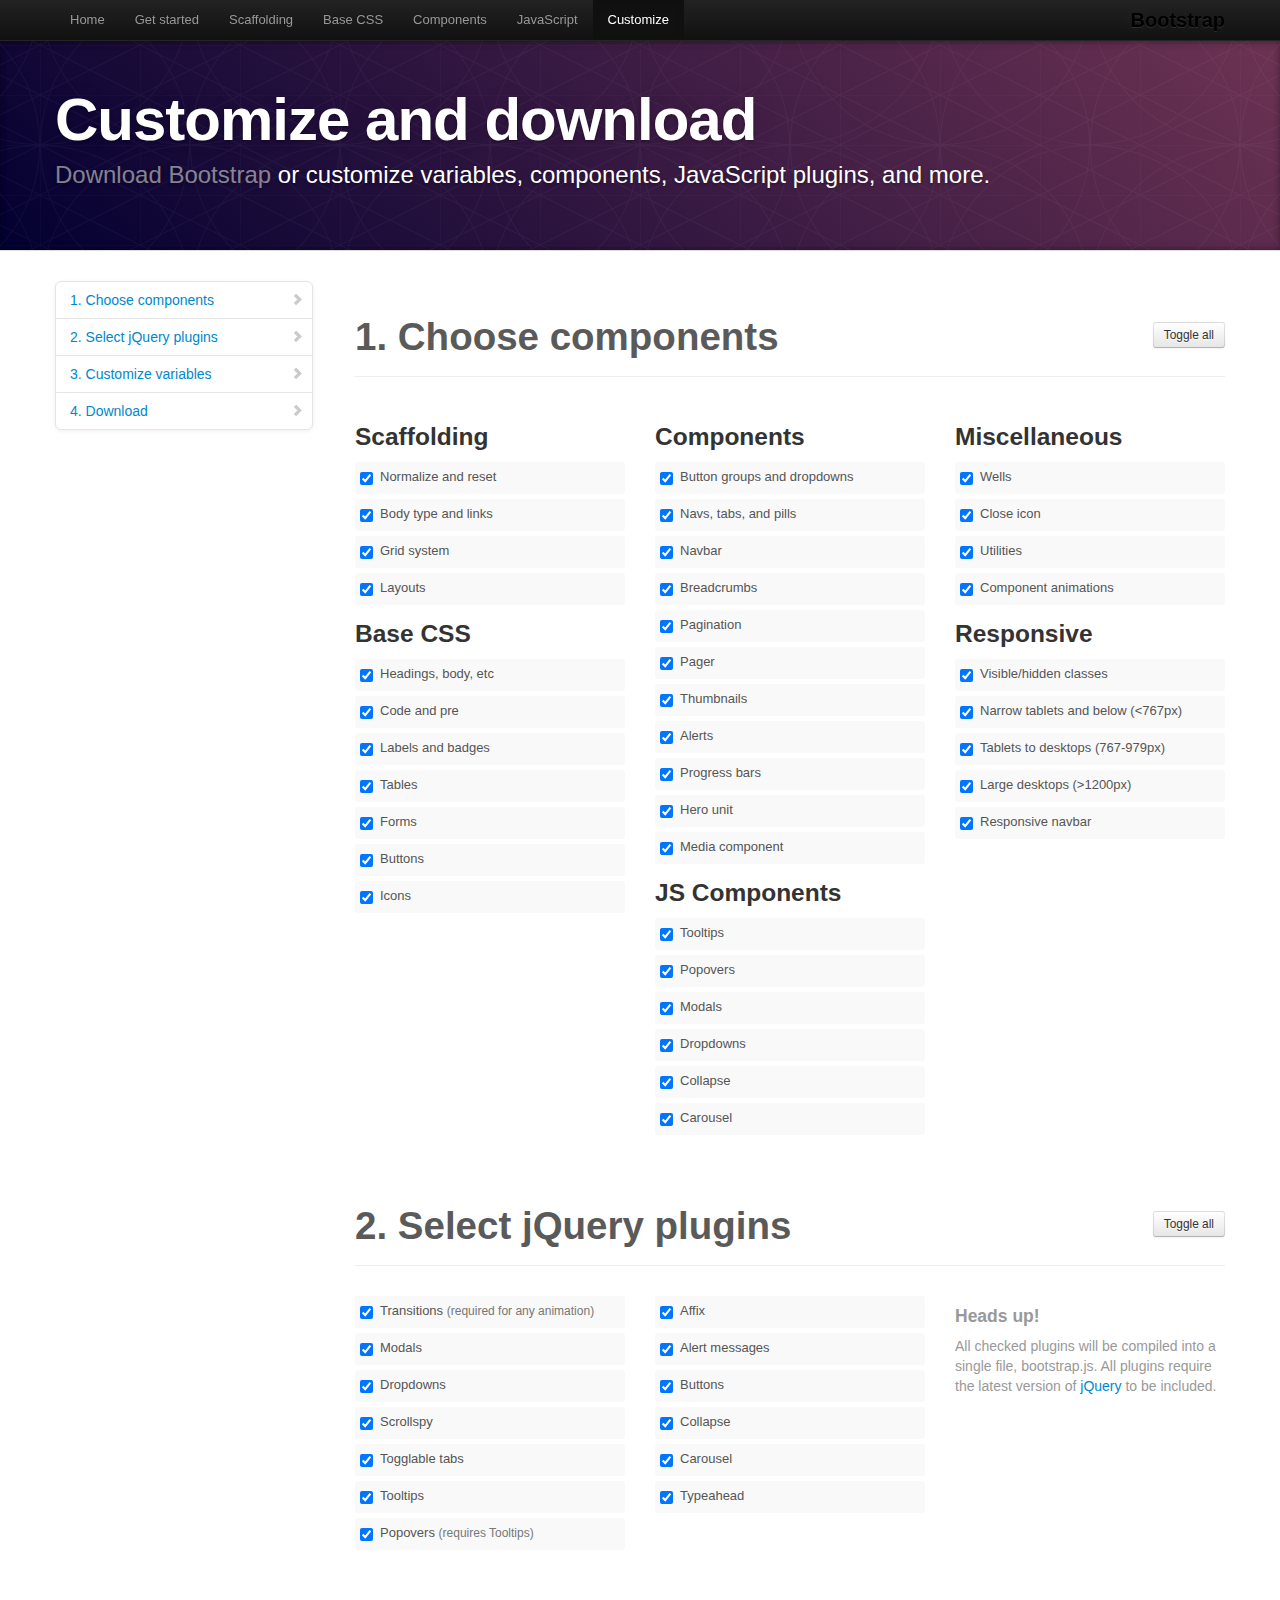
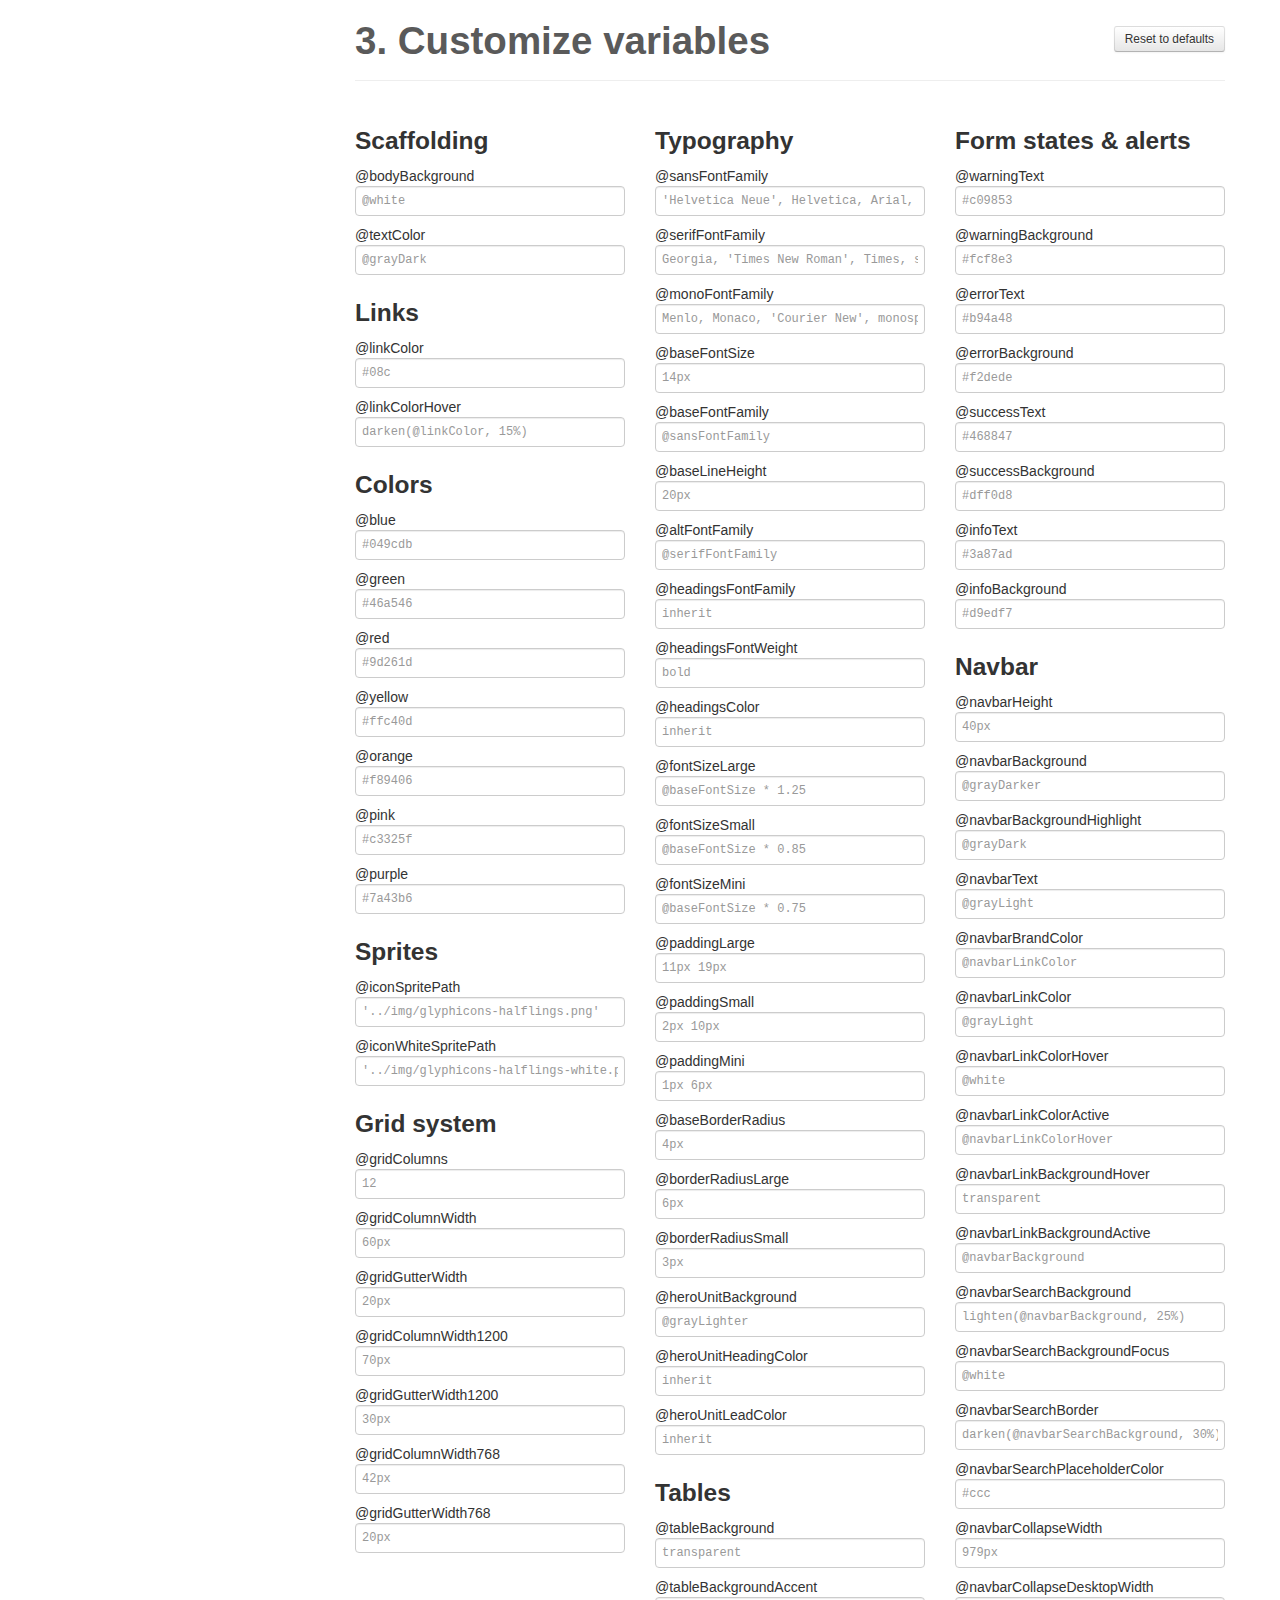
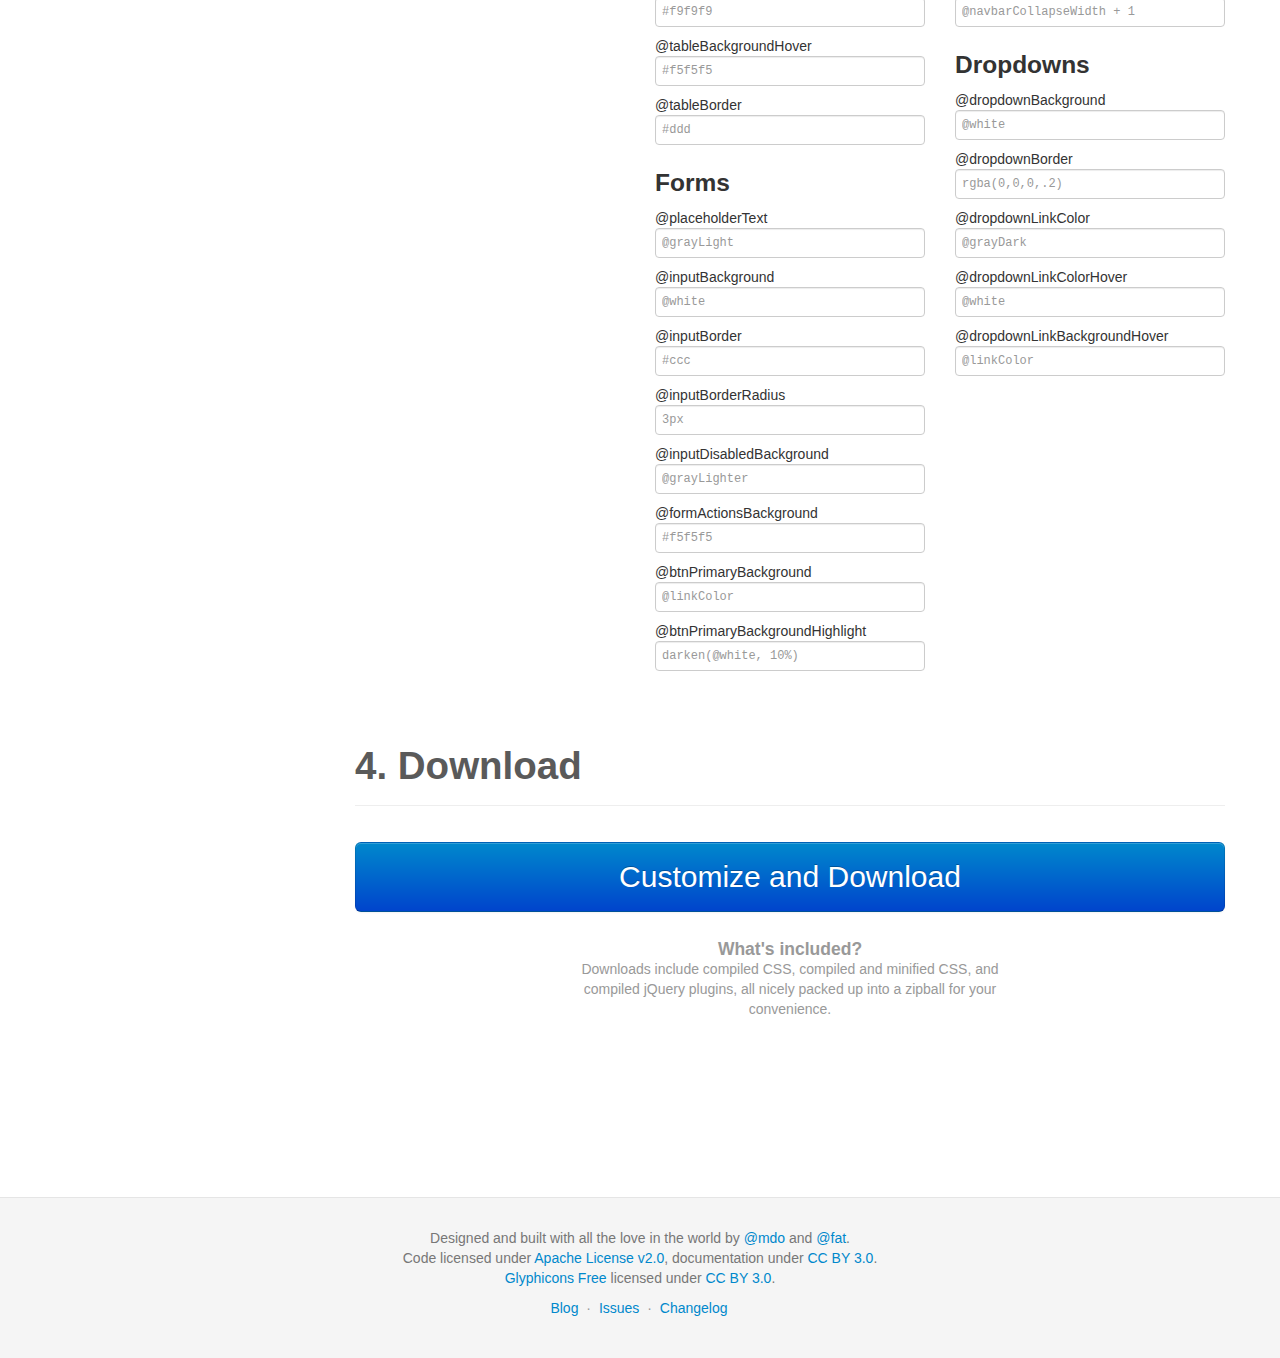
<file: components/bootstrap/docs/customize.html>
<!DOCTYPE html>
<html lang="en">
  <head>
    <meta charset="utf-8">
    <title>Customize · Bootstrap</title>
    <meta name="viewport" content="width=device-width, initial-scale=1.0">
    <meta name="description" content="">
    <meta name="author" content="">

    <!-- Le styles -->
    <link href="assets/css/bootstrap.css" rel="stylesheet">
    <link href="assets/css/bootstrap-responsive.css" rel="stylesheet">
    <link href="assets/css/docs.css" rel="stylesheet">
    <link href="assets/js/google-code-prettify/prettify.css" rel="stylesheet">

    <!-- Le HTML5 shim, for IE6-8 support of HTML5 elements -->
    <!--[if lt IE 9]>
      <script src="assets/js/html5shiv.js"></script>
    <![endif]-->

    <!-- Le fav and touch icons -->
    <link rel="apple-touch-icon-precomposed" sizes="144x144" href="assets/ico/apple-touch-icon-144-precomposed.png">
    <link rel="apple-touch-icon-precomposed" sizes="114x114" href="assets/ico/apple-touch-icon-114-precomposed.png">
      <link rel="apple-touch-icon-precomposed" sizes="72x72" href="assets/ico/apple-touch-icon-72-precomposed.png">
                    <link rel="apple-touch-icon-precomposed" href="assets/ico/apple-touch-icon-57-precomposed.png">
                                   <link rel="shortcut icon" href="assets/ico/favicon.png">

    <script type="text/javascript">
      var _gaq = _gaq || [];
      _gaq.push(['_setAccount', 'UA-146052-10']);
      _gaq.push(['_trackPageview']);
      (function() {
        var ga = document.createElement('script'); ga.type = 'text/javascript'; ga.async = true;
        ga.src = ('https:' == document.location.protocol ? 'https://ssl' : 'http://www') + '.google-analytics.com/ga.js';
        var s = document.getElementsByTagName('script')[0]; s.parentNode.insertBefore(ga, s);
      })();
    </script>
  </head>

  <body data-spy="scroll" data-target=".bs-docs-sidebar">

    <!-- Navbar
    ================================================== -->
    <div class="navbar navbar-inverse navbar-fixed-top">
      <div class="navbar-inner">
        <div class="container">
          <button type="button" class="btn btn-navbar" data-toggle="collapse" data-target=".nav-collapse">
            <span class="icon-bar"></span>
            <span class="icon-bar"></span>
            <span class="icon-bar"></span>
          </button>
          <a class="brand" href="./index.html">Bootstrap</a>
          <div class="nav-collapse collapse">
            <ul class="nav">
              <li class="">
                <a href="./index.html">Home</a>
              </li>
              <li class="">
                <a href="./getting-started.html">Get started</a>
              </li>
              <li class="">
                <a href="./scaffolding.html">Scaffolding</a>
              </li>
              <li class="">
                <a href="./base-css.html">Base CSS</a>
              </li>
              <li class="">
                <a href="./components.html">Components</a>
              </li>
              <li class="">
                <a href="./javascript.html">JavaScript</a>
              </li>
              <li class="active">
                <a href="./customize.html">Customize</a>
              </li>
            </ul>
          </div>
        </div>
      </div>
    </div>

<!-- Masthead
================================================== -->
<header class="jumbotron subhead" id="overview">
  <div class="container">
    <h1>Customize and download</h1>
    <p class="lead"><a href="https://github.com/twitter/bootstrap/zipball/master">Download Bootstrap</a> or customize variables, components, JavaScript plugins, and more.</p>
  </div>
</header>


  <div class="container">

    <!-- Docs nav
    ================================================== -->
    <div class="row">
      <div class="span3 bs-docs-sidebar">
        <ul class="nav nav-list bs-docs-sidenav">
          <li><a href="#components"><i class="icon-chevron-right"></i> 1. Choose components</a></li>
          <li><a href="#plugins"><i class="icon-chevron-right"></i> 2. Select jQuery plugins</a></li>
          <li><a href="#variables"><i class="icon-chevron-right"></i> 3. Customize variables</a></li>
          <li><a href="#download"><i class="icon-chevron-right"></i> 4. Download</a></li>
        </ul>
      </div>
      <div class="span9">


        <!-- Customize form
        ================================================== -->
        <form>
          <section class="download" id="components">
            <div class="page-header">
              <a class="btn btn-small pull-right toggle-all" href="#">Toggle all</a>
              <h1>
                1. Choose components
              </h1>
            </div>
            <div class="row download-builder">
              <div class="span3">
                <h3>Scaffolding</h3>
                <label class="checkbox"><input checked="checked" type="checkbox" value="reset.less"> Normalize and reset</label>
                <label class="checkbox"><input checked="checked" type="checkbox" value="scaffolding.less"> Body type and links</label>
                <label class="checkbox"><input checked="checked" type="checkbox" value="grid.less"> Grid system</label>
                <label class="checkbox"><input checked="checked" type="checkbox" value="layouts.less"> Layouts</label>
                <h3>Base CSS</h3>
                <label class="checkbox"><input checked="checked" type="checkbox" value="type.less"> Headings, body, etc</label>
                <label class="checkbox"><input checked="checked" type="checkbox" value="code.less"> Code and pre</label>
                <label class="checkbox"><input checked="checked" type="checkbox" value="labels-badges.less"> Labels and badges</label>
                <label class="checkbox"><input checked="checked" type="checkbox" value="tables.less"> Tables</label>
                <label class="checkbox"><input checked="checked" type="checkbox" value="forms.less"> Forms</label>
                <label class="checkbox"><input checked="checked" type="checkbox" value="buttons.less"> Buttons</label>
                <label class="checkbox"><input checked="checked" type="checkbox" value="sprites.less"> Icons</label>
              </div><!-- /span -->
              <div class="span3">
                <h3>Components</h3>
                <label class="checkbox"><input checked="checked" type="checkbox" value="button-groups.less"> Button groups and dropdowns</label>
                <label class="checkbox"><input checked="checked" type="checkbox" value="navs.less"> Navs, tabs, and pills</label>
                <label class="checkbox"><input checked="checked" type="checkbox" value="navbar.less"> Navbar</label>
                <label class="checkbox"><input checked="checked" type="checkbox" value="breadcrumbs.less"> Breadcrumbs</label>
                <label class="checkbox"><input checked="checked" type="checkbox" value="pagination.less"> Pagination</label>
                <label class="checkbox"><input checked="checked" type="checkbox" value="pager.less"> Pager</label>
                <label class="checkbox"><input checked="checked" type="checkbox" value="thumbnails.less"> Thumbnails</label>
                <label class="checkbox"><input checked="checked" type="checkbox" value="alerts.less"> Alerts</label>
                <label class="checkbox"><input checked="checked" type="checkbox" value="progress-bars.less"> Progress bars</label>
                <label class="checkbox"><input checked="checked" type="checkbox" value="hero-unit.less"> Hero unit</label>
                <label class="checkbox"><input checked="checked" type="checkbox" value="media.less"> Media component</label>
                <h3>JS Components</h3>
                <label class="checkbox"><input checked="checked" type="checkbox" value="tooltip.less"> Tooltips</label>
                <label class="checkbox"><input checked="checked" type="checkbox" value="popovers.less"> Popovers</label>
                <label class="checkbox"><input checked="checked" type="checkbox" value="modals.less"> Modals</label>
                <label class="checkbox"><input checked="checked" type="checkbox" value="dropdowns.less"> Dropdowns</label>
                <label class="checkbox"><input checked="checked" type="checkbox" value="accordion.less"> Collapse</label>
                <label class="checkbox"><input checked="checked" type="checkbox" value="carousel.less"> Carousel</label>
              </div><!-- /span -->
              <div class="span3">
                <h3>Miscellaneous</h3>
                <label class="checkbox"><input checked="checked" type="checkbox" value="wells.less"> Wells</label>
                <label class="checkbox"><input checked="checked" type="checkbox" value="close.less"> Close icon</label>
                <label class="checkbox"><input checked="checked" type="checkbox" value="utilities.less"> Utilities</label>
                <label class="checkbox"><input checked="checked" type="checkbox" value="component-animations.less"> Component animations</label>
                <h3>Responsive</h3>
                <label class="checkbox"><input checked="checked" type="checkbox" value="responsive-utilities.less"> Visible/hidden classes</label>
                <label class="checkbox"><input checked="checked" type="checkbox" value="responsive-767px-max.less"> Narrow tablets and below (<767px)</label>
                <label class="checkbox"><input checked="checked" type="checkbox" value="responsive-768px-979px.less"> Tablets to desktops (767-979px)</label>
                <label class="checkbox"><input checked="checked" type="checkbox" value="responsive-1200px-min.less"> Large desktops (>1200px)</label>
                <label class="checkbox"><input checked="checked" type="checkbox" value="responsive-navbar.less"> Responsive navbar</label>
              </div><!-- /span -->
            </div><!-- /row -->
          </section>

          <section class="download" id="plugins">
            <div class="page-header">
              <a class="btn btn-small pull-right toggle-all" href="#">Toggle all</a>
              <h1>
                2. Select jQuery plugins
              </h1>
            </div>
            <div class="row download-builder">
              <div class="span3">
                <label class="checkbox">
                  <input type="checkbox" checked="true" value="bootstrap-transition.js">
                  Transitions <small>(required for any animation)</small>
                </label>
                <label class="checkbox">
                  <input type="checkbox" checked="true" value="bootstrap-modal.js">
                  Modals
                </label>
                <label class="checkbox">
                  <input type="checkbox" checked="true" value="bootstrap-dropdown.js">
                  Dropdowns
                </label>
                <label class="checkbox">
                  <input type="checkbox" checked="true" value="bootstrap-scrollspy.js">
                  Scrollspy
                </label>
                <label class="checkbox">
                  <input type="checkbox" checked="true" value="bootstrap-tab.js">
                  Togglable tabs
                </label>
                <label class="checkbox">
                  <input type="checkbox" checked="true" value="bootstrap-tooltip.js">
                  Tooltips
                </label>
                <label class="checkbox">
                  <input type="checkbox" checked="true" value="bootstrap-popover.js">
                  Popovers <small>(requires Tooltips)</small>
                </label>
              </div><!-- /span -->
              <div class="span3">
                <label class="checkbox">
                  <input type="checkbox" checked="true" value="bootstrap-affix.js">
                  Affix
                </label>
                <label class="checkbox">
                  <input type="checkbox" checked="true" value="bootstrap-alert.js">
                  Alert messages
                </label>
                <label class="checkbox">
                  <input type="checkbox" checked="true" value="bootstrap-button.js">
                  Buttons
                </label>
                <label class="checkbox">
                  <input type="checkbox" checked="true" value="bootstrap-collapse.js">
                  Collapse
                </label>
                <label class="checkbox">
                  <input type="checkbox" checked="true" value="bootstrap-carousel.js">
                  Carousel
                </label>
                <label class="checkbox">
                  <input type="checkbox" checked="true" value="bootstrap-typeahead.js">
                  Typeahead
                </label>
              </div><!-- /span -->
              <div class="span3">
                <h4 class="muted">Heads up!</h4>
                <p class="muted">All checked plugins will be compiled into a single file, bootstrap.js. All plugins require the latest version of <a href="http://jquery.com/" target="_blank">jQuery</a> to be included.</p>
              </div><!-- /span -->
            </div><!-- /row -->
          </section>


          <section class="download" id="variables">
            <div class="page-header">
              <a class="btn btn-small pull-right toggle-all" href="#">Reset to defaults</a>
              <h1>
                3. Customize variables
              </h1>
            </div>
            <div class="row download-builder">
              <div class="span3">
                <h3>Scaffolding</h3>
                <label>@bodyBackground</label>
                <input type="text" class="span3" placeholder="@white">
                <label>@textColor</label>
                <input type="text" class="span3" placeholder="@grayDark">

                <h3>Links</h3>
                <label>@linkColor</label>
                <input type="text" class="span3" placeholder="#08c">
                <label>@linkColorHover</label>
                <input type="text" class="span3" placeholder="darken(@linkColor, 15%)">
                <h3>Colors</h3>
                <label>@blue</label>
                <input type="text" class="span3" placeholder="#049cdb">
                <label>@green</label>
                <input type="text" class="span3" placeholder="#46a546">
                <label>@red</label>
                <input type="text" class="span3" placeholder="#9d261d">
                <label>@yellow</label>
                <input type="text" class="span3" placeholder="#ffc40d">
                <label>@orange</label>
                <input type="text" class="span3" placeholder="#f89406">
                <label>@pink</label>
                <input type="text" class="span3" placeholder="#c3325f">
                <label>@purple</label>
                <input type="text" class="span3" placeholder="#7a43b6">

                <h3>Sprites</h3>
                <label>@iconSpritePath</label>
                <input type="text" class="span3" placeholder="'../img/glyphicons-halflings.png'">
                <label>@iconWhiteSpritePath</label>
                <input type="text" class="span3" placeholder="'../img/glyphicons-halflings-white.png'">

                <h3>Grid system</h3>
                <label>@gridColumns</label>
                <input type="text" class="span3" placeholder="12">
                <label>@gridColumnWidth</label>
                <input type="text" class="span3" placeholder="60px">
                <label>@gridGutterWidth</label>
                <input type="text" class="span3" placeholder="20px">
                <label>@gridColumnWidth1200</label>
                <input type="text" class="span3" placeholder="70px">
                <label>@gridGutterWidth1200</label>
                <input type="text" class="span3" placeholder="30px">
                <label>@gridColumnWidth768</label>
                <input type="text" class="span3" placeholder="42px">
                <label>@gridGutterWidth768</label>
                <input type="text" class="span3" placeholder="20px">

              </div><!-- /span -->
              <div class="span3">

                <h3>Typography</h3>
                <label>@sansFontFamily</label>
                <input type="text" class="span3" placeholder="'Helvetica Neue', Helvetica, Arial, sans-serif">
                <label>@serifFontFamily</label>
                <input type="text" class="span3" placeholder="Georgia, 'Times New Roman', Times, serif">
                <label>@monoFontFamily</label>
                <input type="text" class="span3" placeholder="Menlo, Monaco, 'Courier New', monospace">

                <label>@baseFontSize</label>
                <input type="text" class="span3" placeholder="14px">
                <label>@baseFontFamily</label>
                <input type="text" class="span3" placeholder="@sansFontFamily">
                <label>@baseLineHeight</label>
                <input type="text" class="span3" placeholder="20px">

                <label>@altFontFamily</label>
                <input type="text" class="span3" placeholder="@serifFontFamily">
                <label>@headingsFontFamily</label>
                <input type="text" class="span3" placeholder="inherit">
                <label>@headingsFontWeight</label>
                <input type="text" class="span3" placeholder="bold">
                <label>@headingsColor</label>
                <input type="text" class="span3" placeholder="inherit">

                <label>@fontSizeLarge</label>
                <input type="text" class="span3" placeholder="@baseFontSize * 1.25">
                <label>@fontSizeSmall</label>
                <input type="text" class="span3" placeholder="@baseFontSize * 0.85">
                <label>@fontSizeMini</label>
                <input type="text" class="span3" placeholder="@baseFontSize * 0.75">

                <label>@paddingLarge</label>
                <input type="text" class="span3" placeholder="11px 19px">
                <label>@paddingSmall</label>
                <input type="text" class="span3" placeholder="2px 10px">
                <label>@paddingMini</label>
                <input type="text" class="span3" placeholder="1px 6px">

                <label>@baseBorderRadius</label>
                <input type="text" class="span3" placeholder="4px">
                <label>@borderRadiusLarge</label>
                <input type="text" class="span3" placeholder="6px">
                <label>@borderRadiusSmall</label>
                <input type="text" class="span3" placeholder="3px">

                <label>@heroUnitBackground</label>
                <input type="text" class="span3" placeholder="@grayLighter">
                <label>@heroUnitHeadingColor</label>
                <input type="text" class="span3" placeholder="inherit">
                <label>@heroUnitLeadColor</label>
                <input type="text" class="span3" placeholder="inherit">

                <h3>Tables</h3>
                <label>@tableBackground</label>
                <input type="text" class="span3" placeholder="transparent">
                <label>@tableBackgroundAccent</label>
                <input type="text" class="span3" placeholder="#f9f9f9">
                <label>@tableBackgroundHover</label>
                <input type="text" class="span3" placeholder="#f5f5f5">
                <label>@tableBorder</label>
                <input type="text" class="span3" placeholder="#ddd">

                <h3>Forms</h3>
                <label>@placeholderText</label>
                <input type="text" class="span3" placeholder="@grayLight">
                <label>@inputBackground</label>
                <input type="text" class="span3" placeholder="@white">
                <label>@inputBorder</label>
                <input type="text" class="span3" placeholder="#ccc">
                <label>@inputBorderRadius</label>
                <input type="text" class="span3" placeholder="3px">
                <label>@inputDisabledBackground</label>
                <input type="text" class="span3" placeholder="@grayLighter">
                <label>@formActionsBackground</label>
                <input type="text" class="span3" placeholder="#f5f5f5">
                <label>@btnPrimaryBackground</label>
                <input type="text" class="span3" placeholder="@linkColor">
                <label>@btnPrimaryBackgroundHighlight</label>
                <input type="text" class="span3" placeholder="darken(@white, 10%)">

              </div><!-- /span -->
              <div class="span3">

                <h3>Form states &amp; alerts</h3>
                <label>@warningText</label>
                <input type="text" class="span3" placeholder="#c09853">
                <label>@warningBackground</label>
                <input type="text" class="span3" placeholder="#fcf8e3">
                <label>@errorText</label>
                <input type="text" class="span3" placeholder="#b94a48">
                <label>@errorBackground</label>
                <input type="text" class="span3" placeholder="#f2dede">
                <label>@successText</label>
                <input type="text" class="span3" placeholder="#468847">
                <label>@successBackground</label>
                <input type="text" class="span3" placeholder="#dff0d8">
                <label>@infoText</label>
                <input type="text" class="span3" placeholder="#3a87ad">
                <label>@infoBackground</label>
                <input type="text" class="span3" placeholder="#d9edf7">

                <h3>Navbar</h3>
                <label>@navbarHeight</label>
                <input type="text" class="span3" placeholder="40px">
                <label>@navbarBackground</label>
                <input type="text" class="span3" placeholder="@grayDarker">
                <label>@navbarBackgroundHighlight</label>
                <input type="text" class="span3" placeholder="@grayDark">
                <label>@navbarText</label>
                <input type="text" class="span3" placeholder="@grayLight">
                <label>@navbarBrandColor</label>
                <input type="text" class="span3" placeholder="@navbarLinkColor">
                <label>@navbarLinkColor</label>
                <input type="text" class="span3" placeholder="@grayLight">
                <label>@navbarLinkColorHover</label>
                <input type="text" class="span3" placeholder="@white">
                <label>@navbarLinkColorActive</label>
                <input type="text" class="span3" placeholder="@navbarLinkColorHover">
                <label>@navbarLinkBackgroundHover</label>
                <input type="text" class="span3" placeholder="transparent">
                <label>@navbarLinkBackgroundActive</label>
                <input type="text" class="span3" placeholder="@navbarBackground">
                <label>@navbarSearchBackground</label>
                <input type="text" class="span3" placeholder="lighten(@navbarBackground, 25%)">
                <label>@navbarSearchBackgroundFocus</label>
                <input type="text" class="span3" placeholder="@white">
                <label>@navbarSearchBorder</label>
                <input type="text" class="span3" placeholder="darken(@navbarSearchBackground, 30%)">
                <label>@navbarSearchPlaceholderColor</label>
                <input type="text" class="span3" placeholder="#ccc">

                <label>@navbarCollapseWidth</label>
                <input type="text" class="span3" placeholder="979px">
                <label>@navbarCollapseDesktopWidth</label>
                <input type="text" class="span3" placeholder="@navbarCollapseWidth + 1">

                <h3>Dropdowns</h3>
                <label>@dropdownBackground</label>
                <input type="text" class="span3" placeholder="@white">
                <label>@dropdownBorder</label>
                <input type="text" class="span3" placeholder="rgba(0,0,0,.2)">
                <label>@dropdownLinkColor</label>
                <input type="text" class="span3" placeholder="@grayDark">
                <label>@dropdownLinkColorHover</label>
                <input type="text" class="span3" placeholder="@white">
                <label>@dropdownLinkBackgroundHover</label>
                <input type="text" class="span3" placeholder="@linkColor">
              </div><!-- /span -->
            </div><!-- /row -->
          </section>

          <section class="download" id="download">
            <div class="page-header">
              <h1>
                4. Download
              </h1>
            </div>
            <div class="download-btn">
              <a class="btn btn-primary" href="#" onclick="_gaq.push(['_trackEvent', 'Customize', 'Download', 'Customize and Download']);">Customize and Download</a>
              <h4>What's included?</h4>
              <p>Downloads include compiled CSS, compiled and minified CSS, and compiled jQuery plugins, all nicely packed up into a zipball for your convenience.</p>
            </div>
          </section><!-- /download -->
        </form>



      </div>
    </div>

  </div>



    <!-- Footer
    ================================================== -->
    <footer class="footer">
      <div class="container">
        <p>Designed and built with all the love in the world by <a href="http://twitter.com/mdo" target="_blank">@mdo</a> and <a href="http://twitter.com/fat" target="_blank">@fat</a>.</p>
        <p>Code licensed under <a href="http://www.apache.org/licenses/LICENSE-2.0" target="_blank">Apache License v2.0</a>, documentation under <a href="http://creativecommons.org/licenses/by/3.0/">CC BY 3.0</a>.</p>
        <p><a href="http://glyphicons.com">Glyphicons Free</a> licensed under <a href="http://creativecommons.org/licenses/by/3.0/">CC BY 3.0</a>.</p>
        <ul class="footer-links">
          <li><a href="http://blog.getbootstrap.com">Blog</a></li>
          <li class="muted">&middot;</li>
          <li><a href="https://github.com/twitter/bootstrap/issues?state=open">Issues</a></li>
          <li class="muted">&middot;</li>
          <li><a href="https://github.com/twitter/bootstrap/blob/master/CHANGELOG.md">Changelog</a></li>
        </ul>
      </div>
    </footer>



    <!-- Le javascript
    ================================================== -->
    <!-- Placed at the end of the document so the pages load faster -->
    <script type="text/javascript" src="http://platform.twitter.com/widgets.js"></script>
    <script src="assets/js/jquery.js"></script>
    <script src="assets/js/bootstrap-transition.js"></script>
    <script src="assets/js/bootstrap-alert.js"></script>
    <script src="assets/js/bootstrap-modal.js"></script>
    <script src="assets/js/bootstrap-dropdown.js"></script>
    <script src="assets/js/bootstrap-scrollspy.js"></script>
    <script src="assets/js/bootstrap-tab.js"></script>
    <script src="assets/js/bootstrap-tooltip.js"></script>
    <script src="assets/js/bootstrap-popover.js"></script>
    <script src="assets/js/bootstrap-button.js"></script>
    <script src="assets/js/bootstrap-collapse.js"></script>
    <script src="assets/js/bootstrap-carousel.js"></script>
    <script src="assets/js/bootstrap-typeahead.js"></script>
    <script src="assets/js/bootstrap-affix.js"></script>

    <script src="assets/js/holder/holder.js"></script>
    <script src="assets/js/google-code-prettify/prettify.js"></script>

    <script src="assets/js/application.js"></script>


    <!-- Analytics
    ================================================== -->
    <script>
      var _gauges = _gauges || [];
      (function() {
        var t   = document.createElement('script');
        t.type  = 'text/javascript';
        t.async = true;
        t.id    = 'gauges-tracker';
        t.setAttribute('data-site-id', '4f0dc9fef5a1f55508000013');
        t.src = '//secure.gaug.es/track.js';
        var s = document.getElementsByTagName('script')[0];
        s.parentNode.insertBefore(t, s);
      })();
    </script>

  </body>
</html>
</file>
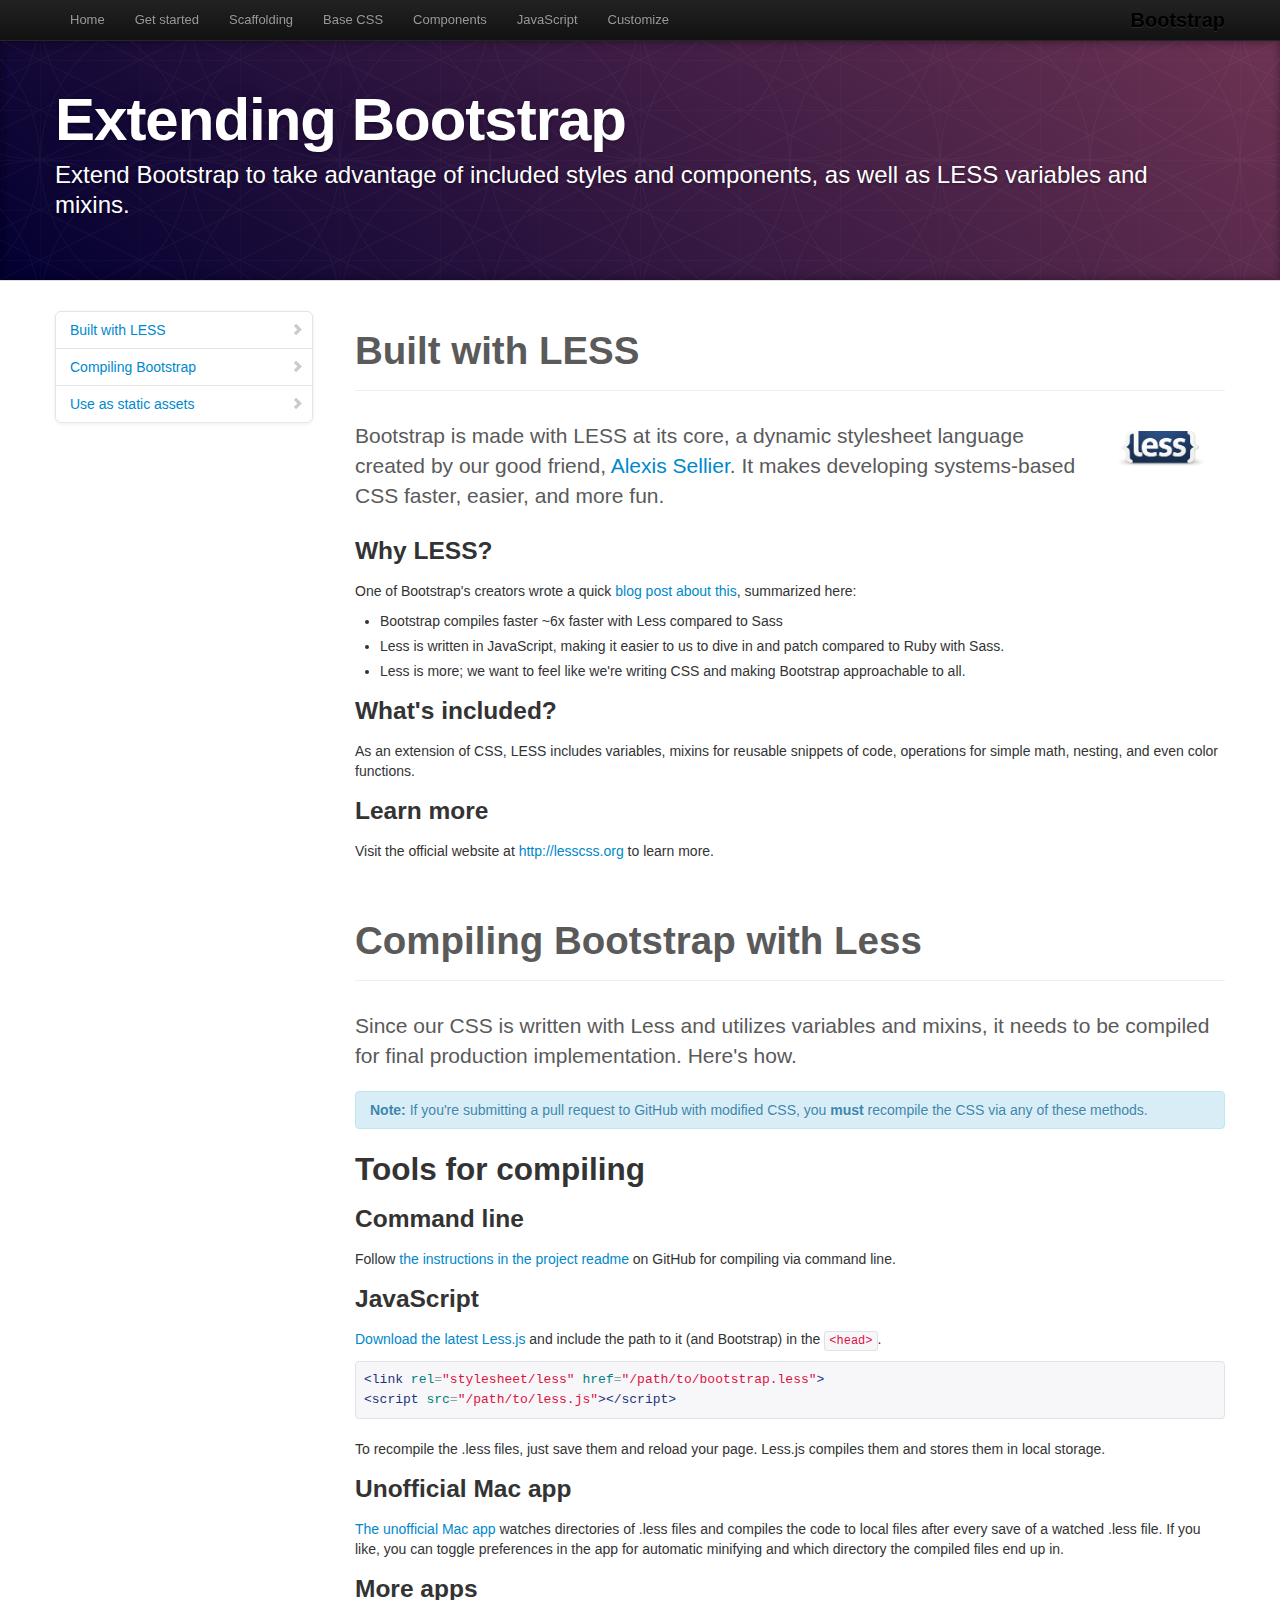
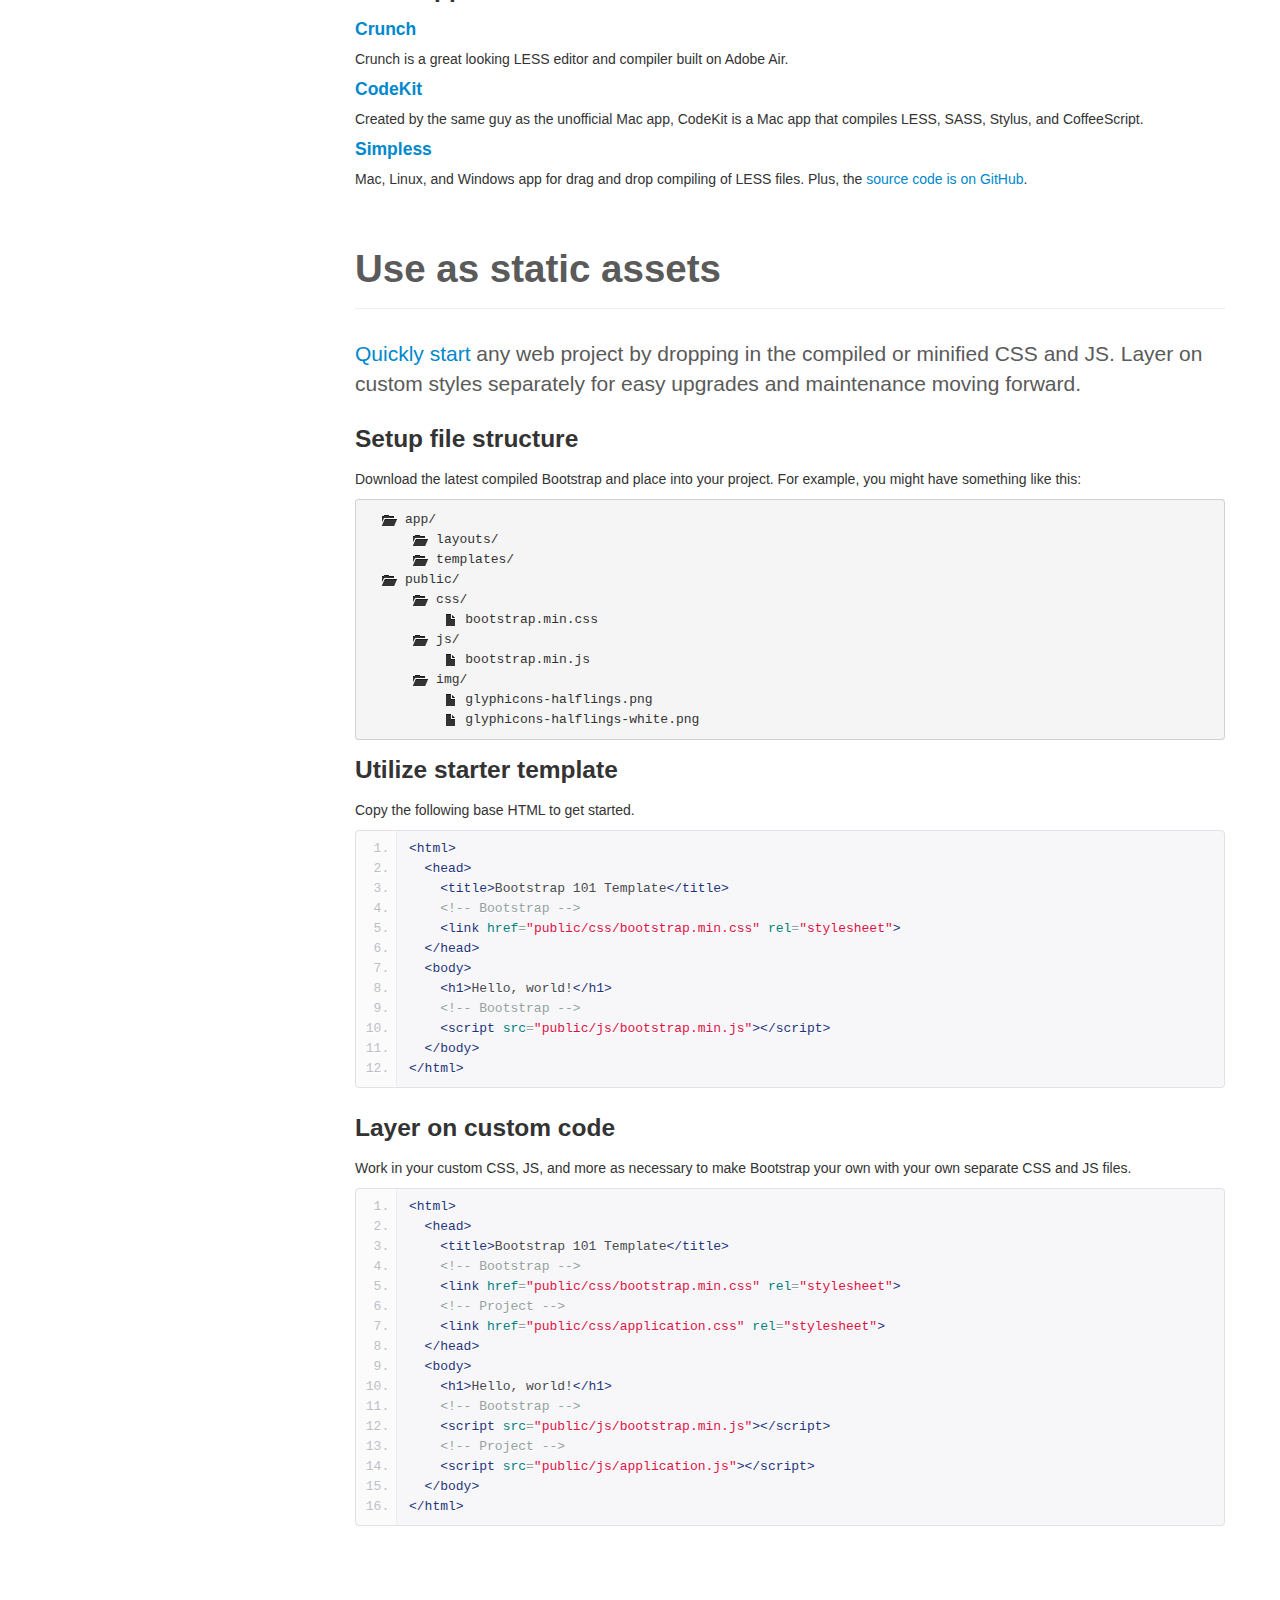
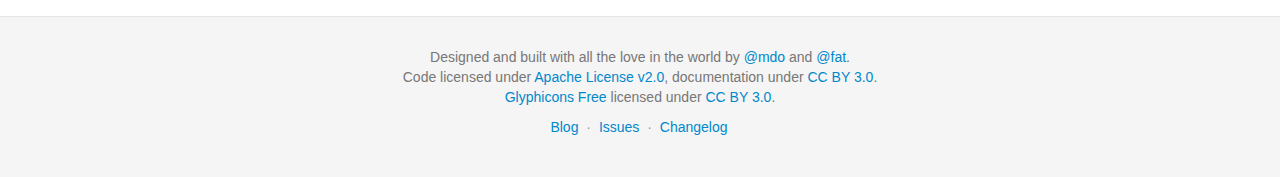
<file: components/bootstrap/docs/extend.html>
<!DOCTYPE html>
<html lang="en">
  <head>
    <meta charset="utf-8">
    <title>Extend · Bootstrap</title>
    <meta name="viewport" content="width=device-width, initial-scale=1.0">
    <meta name="description" content="">
    <meta name="author" content="">

    <!-- Le styles -->
    <link href="assets/css/bootstrap.css" rel="stylesheet">
    <link href="assets/css/bootstrap-responsive.css" rel="stylesheet">
    <link href="assets/css/docs.css" rel="stylesheet">
    <link href="assets/js/google-code-prettify/prettify.css" rel="stylesheet">

    <!-- Le HTML5 shim, for IE6-8 support of HTML5 elements -->
    <!--[if lt IE 9]>
      <script src="assets/js/html5shiv.js"></script>
    <![endif]-->

    <!-- Le fav and touch icons -->
    <link rel="apple-touch-icon-precomposed" sizes="144x144" href="assets/ico/apple-touch-icon-144-precomposed.png">
    <link rel="apple-touch-icon-precomposed" sizes="114x114" href="assets/ico/apple-touch-icon-114-precomposed.png">
      <link rel="apple-touch-icon-precomposed" sizes="72x72" href="assets/ico/apple-touch-icon-72-precomposed.png">
                    <link rel="apple-touch-icon-precomposed" href="assets/ico/apple-touch-icon-57-precomposed.png">
                                   <link rel="shortcut icon" href="assets/ico/favicon.png">

    <script type="text/javascript">
      var _gaq = _gaq || [];
      _gaq.push(['_setAccount', 'UA-146052-10']);
      _gaq.push(['_trackPageview']);
      (function() {
        var ga = document.createElement('script'); ga.type = 'text/javascript'; ga.async = true;
        ga.src = ('https:' == document.location.protocol ? 'https://ssl' : 'http://www') + '.google-analytics.com/ga.js';
        var s = document.getElementsByTagName('script')[0]; s.parentNode.insertBefore(ga, s);
      })();
    </script>
  </head>

  <body data-spy="scroll" data-target=".bs-docs-sidebar">

    <!-- Navbar
    ================================================== -->
    <div class="navbar navbar-inverse navbar-fixed-top">
      <div class="navbar-inner">
        <div class="container">
          <button type="button" class="btn btn-navbar" data-toggle="collapse" data-target=".nav-collapse">
            <span class="icon-bar"></span>
            <span class="icon-bar"></span>
            <span class="icon-bar"></span>
          </button>
          <a class="brand" href="./index.html">Bootstrap</a>
          <div class="nav-collapse collapse">
            <ul class="nav">
              <li class="">
                <a href="./index.html">Home</a>
              </li>
              <li class="">
                <a href="./getting-started.html">Get started</a>
              </li>
              <li class="">
                <a href="./scaffolding.html">Scaffolding</a>
              </li>
              <li class="">
                <a href="./base-css.html">Base CSS</a>
              </li>
              <li class="">
                <a href="./components.html">Components</a>
              </li>
              <li class="">
                <a href="./javascript.html">JavaScript</a>
              </li>
              <li class="">
                <a href="./customize.html">Customize</a>
              </li>
            </ul>
          </div>
        </div>
      </div>
    </div>

<!-- Subhead
================================================== -->
<header class="jumbotron subhead" id="overview">
  <div class="container">
    <h1>Extending Bootstrap</h1>
    <p class="lead">Extend Bootstrap to take advantage of included styles and components, as well as LESS variables and mixins.</p>
  <div>
</header>

  <div class="container">

    <!-- Docs nav
    ================================================== -->
    <div class="row">
      <div class="span3 bs-docs-sidebar">
        <ul class="nav nav-list bs-docs-sidenav">
          <li><a href="#built-with-less"><i class="icon-chevron-right"></i> Built with LESS</a></li>
          <li><a href="#compiling"><i class="icon-chevron-right"></i> Compiling Bootstrap</a></li>
          <li><a href="#static-assets"><i class="icon-chevron-right"></i> Use as static assets</a></li>
        </ul>
      </div>
      <div class="span9">



        <!-- BUILT WITH LESS
        ================================================== -->
        <section id="built-with-less">
          <div class="page-header">
            <h1>Built with LESS</h1>
          </div>

          <img style="float: right; height: 36px; margin: 10px 20px 20px" src="assets/img/less-logo-large.png" alt="LESS CSS">
          <p class="lead">Bootstrap is made with LESS at its core, a dynamic stylesheet language created by our good friend, <a href="http://cloudhead.io">Alexis Sellier</a>. It makes developing systems-based CSS faster, easier, and more fun.</p>

          <h3>Why LESS?</h3>
          <p>One of Bootstrap's creators wrote a quick <a href="http://www.wordsbyf.at/2012/03/08/why-less/">blog post about this</a>, summarized here:</p>
          <ul>
            <li>Bootstrap compiles faster ~6x faster with Less compared to Sass</li>
            <li>Less is written in JavaScript, making it easier to us to dive in and patch compared to Ruby with Sass.</li>
            <li>Less is more; we want to feel like we're writing CSS and making Bootstrap approachable to all.</li>
          </ul>

          <h3>What's included?</h3>
          <p>As an extension of CSS, LESS includes variables, mixins for reusable snippets of code, operations for simple math, nesting, and even color functions.</p>

          <h3>Learn more</h3>
          <p>Visit the official website at <a href="http://lesscss.org">http://lesscss.org</a> to learn more.</p>
        </section>



        <!-- COMPILING LESS AND BOOTSTRAP
        ================================================== -->
        <section id="compiling">
          <div class="page-header">
            <h1>Compiling Bootstrap with Less</h1>
          </div>

          <p class="lead">Since our CSS is written with Less and utilizes variables and mixins, it needs to be compiled for final production implementation. Here's how.</p>

          <div class="alert alert-info">
            <strong>Note:</strong> If you're submitting a pull request to GitHub with modified CSS, you <strong>must</strong> recompile the CSS via any of these methods.
          </div>

          <h2>Tools for compiling</h2>

          <h3>Command line</h3>
          <p>Follow <a href="https://github.com/twitter/bootstrap#developers">the instructions in the project readme</a> on GitHub for compiling via command line.</p>

          <h3>JavaScript</h3>
          <p><a href="http://lesscss.org/">Download the latest Less.js</a> and include the path to it (and Bootstrap) in the <code>&lt;head&gt;</code>.</p>
<pre class="prettyprint">
&lt;link rel="stylesheet/less" href="/path/to/bootstrap.less"&gt;
&lt;script src="/path/to/less.js"&gt;&lt;/script&gt;
</pre>
          <p>To recompile the .less files, just save them and reload your page. Less.js compiles them and stores them in local storage.</p>

          <h3>Unofficial Mac app</h3>
          <p><a href="http://incident57.com/less/">The unofficial Mac app</a> watches directories of .less files and compiles the code to local files after every save of a watched .less file. If you like, you can toggle preferences in the app for automatic minifying and which directory the compiled files end up in.</p>

          <h3>More apps</h3>
          <h4><a href="http://crunchapp.net/" target="_blank">Crunch</a></h4>
          <p>Crunch is a great looking LESS editor and compiler built on Adobe Air.</p>
          <h4><a href="http://incident57.com/codekit/" target="_blank">CodeKit</a></h4>
          <p>Created by the same guy as the unofficial Mac app, CodeKit is a Mac app that compiles LESS, SASS, Stylus, and CoffeeScript.</p>
          <h4><a href="http://wearekiss.com/simpless" target="_blank">Simpless</a></h4>
          <p>Mac, Linux, and Windows app for drag and drop compiling of LESS files. Plus, the <a href="https://github.com/Paratron/SimpLESS" target="_blank">source code is on GitHub</a>.</p>

        </section>



        <!-- Static assets
        ================================================== -->
        <section id="static-assets">
          <div class="page-header">
            <h1>Use as static assets</h1>
          </div>
          <p class="lead"><a href="./getting-started.html">Quickly start</a> any web project by dropping in the compiled or minified CSS and JS. Layer on custom styles separately for easy upgrades and maintenance moving forward.</p>

          <h3>Setup file structure</h3>
          <p>Download the latest compiled Bootstrap and place into your project. For example, you might have something like this:</p>
<pre>
  <span class="icon-folder-open"></span> app/
      <span class="icon-folder-open"></span> layouts/
      <span class="icon-folder-open"></span> templates/
  <span class="icon-folder-open"></span> public/
      <span class="icon-folder-open"></span> css/
          <span class="icon-file"></span> bootstrap.min.css
      <span class="icon-folder-open"></span> js/
          <span class="icon-file"></span> bootstrap.min.js
      <span class="icon-folder-open"></span> img/
          <span class="icon-file"></span> glyphicons-halflings.png
          <span class="icon-file"></span> glyphicons-halflings-white.png
</pre>

          <h3>Utilize starter template</h3>
          <p>Copy the following base HTML to get started.</p>
<pre class="prettyprint linenums">
&lt;html&gt;
  &lt;head&gt;
    &lt;title&gt;Bootstrap 101 Template&lt;/title&gt;
    &lt;!-- Bootstrap --&gt;
    &lt;link href="public/css/bootstrap.min.css" rel="stylesheet"&gt;
  &lt;/head&gt;
  &lt;body&gt;
    &lt;h1&gt;Hello, world!&lt;/h1&gt;
    &lt;!-- Bootstrap --&gt;
    &lt;script src="public/js/bootstrap.min.js"&gt;&lt;/script&gt;
  &lt;/body&gt;
&lt;/html&gt;
</pre>

          <h3>Layer on custom code</h3>
          <p>Work in your custom CSS, JS, and more as necessary to make Bootstrap your own with your own separate CSS and JS files.</p>
<pre class="prettyprint linenums">
&lt;html&gt;
  &lt;head&gt;
    &lt;title&gt;Bootstrap 101 Template&lt;/title&gt;
    &lt;!-- Bootstrap --&gt;
    &lt;link href="public/css/bootstrap.min.css" rel="stylesheet"&gt;
    &lt;!-- Project --&gt;
    &lt;link href="public/css/application.css" rel="stylesheet"&gt;
  &lt;/head&gt;
  &lt;body&gt;
    &lt;h1&gt;Hello, world!&lt;/h1&gt;
    &lt;!-- Bootstrap --&gt;
    &lt;script src="public/js/bootstrap.min.js"&gt;&lt;/script&gt;
    &lt;!-- Project --&gt;
    &lt;script src="public/js/application.js"&gt;&lt;/script&gt;
  &lt;/body&gt;
&lt;/html&gt;
</pre>

        </section>

      </div>
    </div>

  </div>



    <!-- Footer
    ================================================== -->
    <footer class="footer">
      <div class="container">
        <p>Designed and built with all the love in the world by <a href="http://twitter.com/mdo" target="_blank">@mdo</a> and <a href="http://twitter.com/fat" target="_blank">@fat</a>.</p>
        <p>Code licensed under <a href="http://www.apache.org/licenses/LICENSE-2.0" target="_blank">Apache License v2.0</a>, documentation under <a href="http://creativecommons.org/licenses/by/3.0/">CC BY 3.0</a>.</p>
        <p><a href="http://glyphicons.com">Glyphicons Free</a> licensed under <a href="http://creativecommons.org/licenses/by/3.0/">CC BY 3.0</a>.</p>
        <ul class="footer-links">
          <li><a href="http://blog.getbootstrap.com">Blog</a></li>
          <li class="muted">&middot;</li>
          <li><a href="https://github.com/twitter/bootstrap/issues?state=open">Issues</a></li>
          <li class="muted">&middot;</li>
          <li><a href="https://github.com/twitter/bootstrap/blob/master/CHANGELOG.md">Changelog</a></li>
        </ul>
      </div>
    </footer>



    <!-- Le javascript
    ================================================== -->
    <!-- Placed at the end of the document so the pages load faster -->
    <script type="text/javascript" src="http://platform.twitter.com/widgets.js"></script>
    <script src="assets/js/jquery.js"></script>
    <script src="assets/js/bootstrap-transition.js"></script>
    <script src="assets/js/bootstrap-alert.js"></script>
    <script src="assets/js/bootstrap-modal.js"></script>
    <script src="assets/js/bootstrap-dropdown.js"></script>
    <script src="assets/js/bootstrap-scrollspy.js"></script>
    <script src="assets/js/bootstrap-tab.js"></script>
    <script src="assets/js/bootstrap-tooltip.js"></script>
    <script src="assets/js/bootstrap-popover.js"></script>
    <script src="assets/js/bootstrap-button.js"></script>
    <script src="assets/js/bootstrap-collapse.js"></script>
    <script src="assets/js/bootstrap-carousel.js"></script>
    <script src="assets/js/bootstrap-typeahead.js"></script>
    <script src="assets/js/bootstrap-affix.js"></script>

    <script src="assets/js/holder/holder.js"></script>
    <script src="assets/js/google-code-prettify/prettify.js"></script>

    <script src="assets/js/application.js"></script>


    <!-- Analytics
    ================================================== -->
    <script>
      var _gauges = _gauges || [];
      (function() {
        var t   = document.createElement('script');
        t.type  = 'text/javascript';
        t.async = true;
        t.id    = 'gauges-tracker';
        t.setAttribute('data-site-id', '4f0dc9fef5a1f55508000013');
        t.src = '//secure.gaug.es/track.js';
        var s = document.getElementsByTagName('script')[0];
        s.parentNode.insertBefore(t, s);
      })();
    </script>

  </body>
</html>
</file>
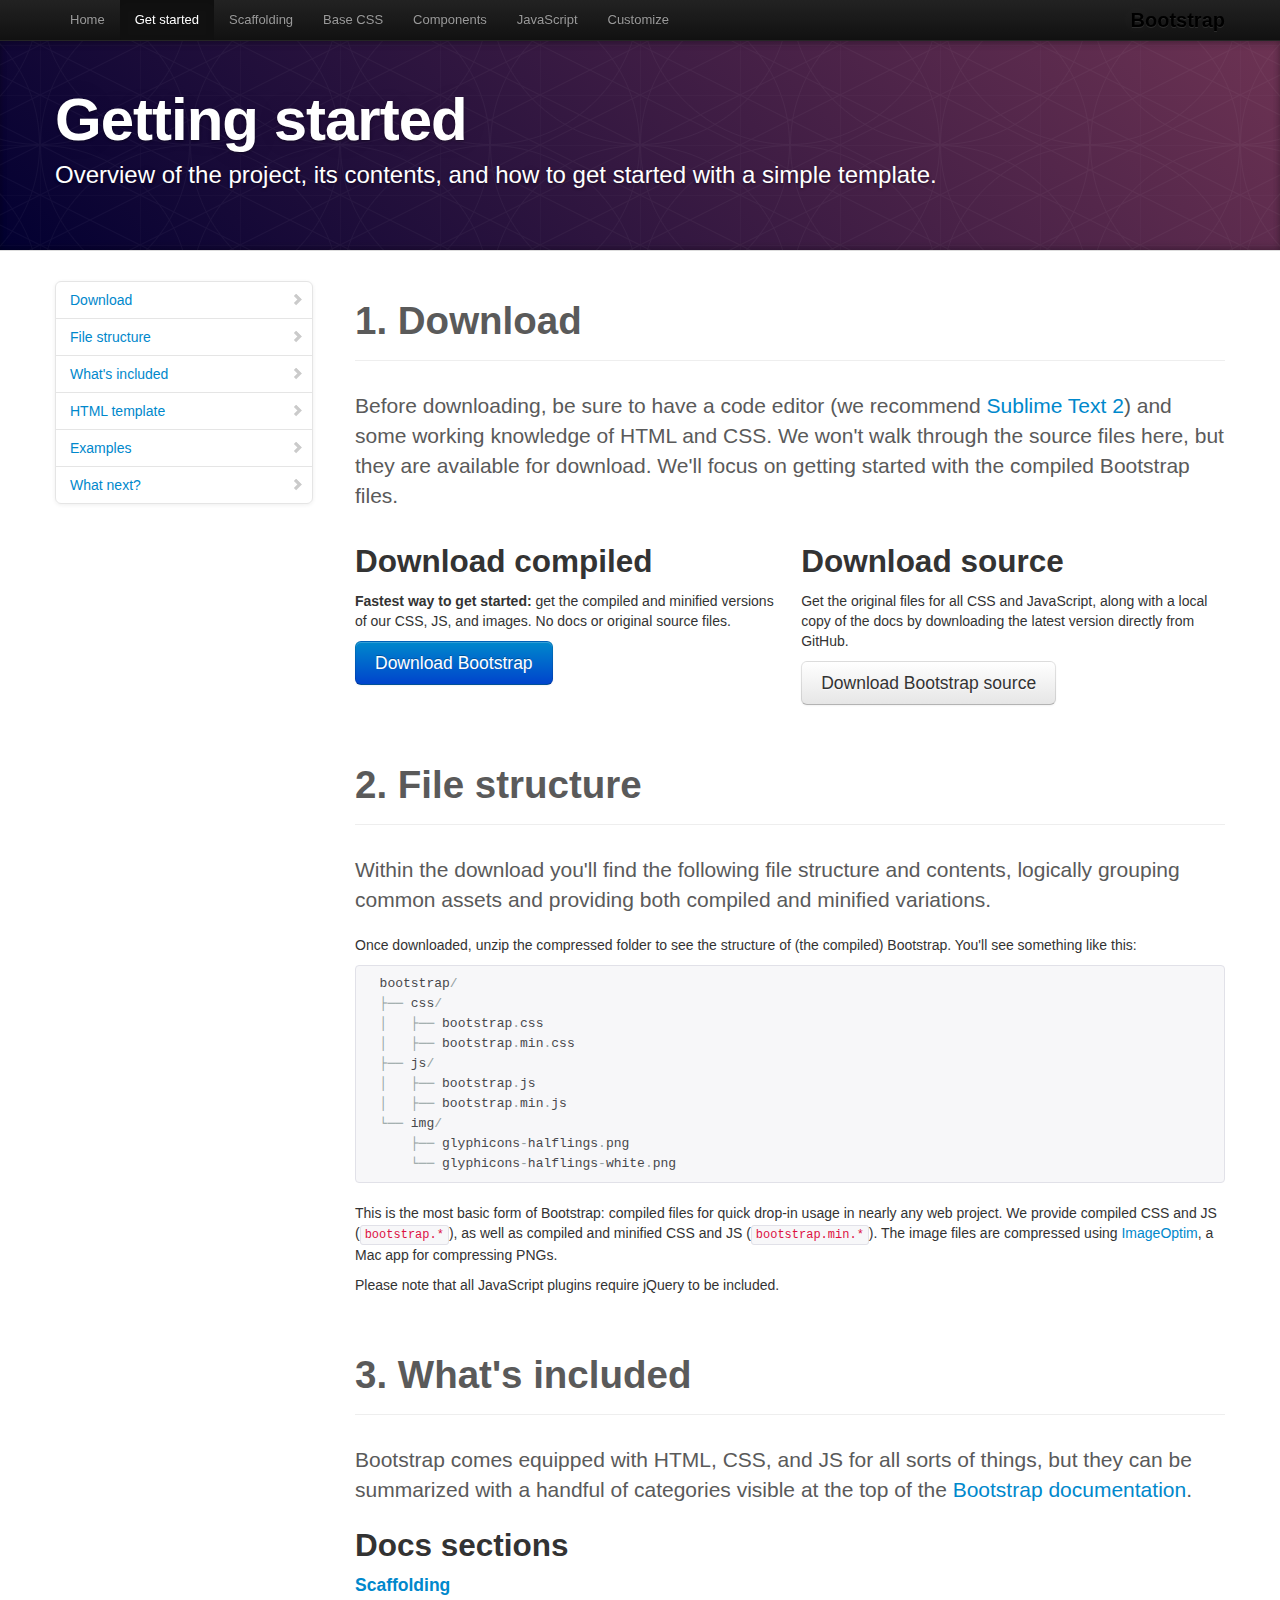
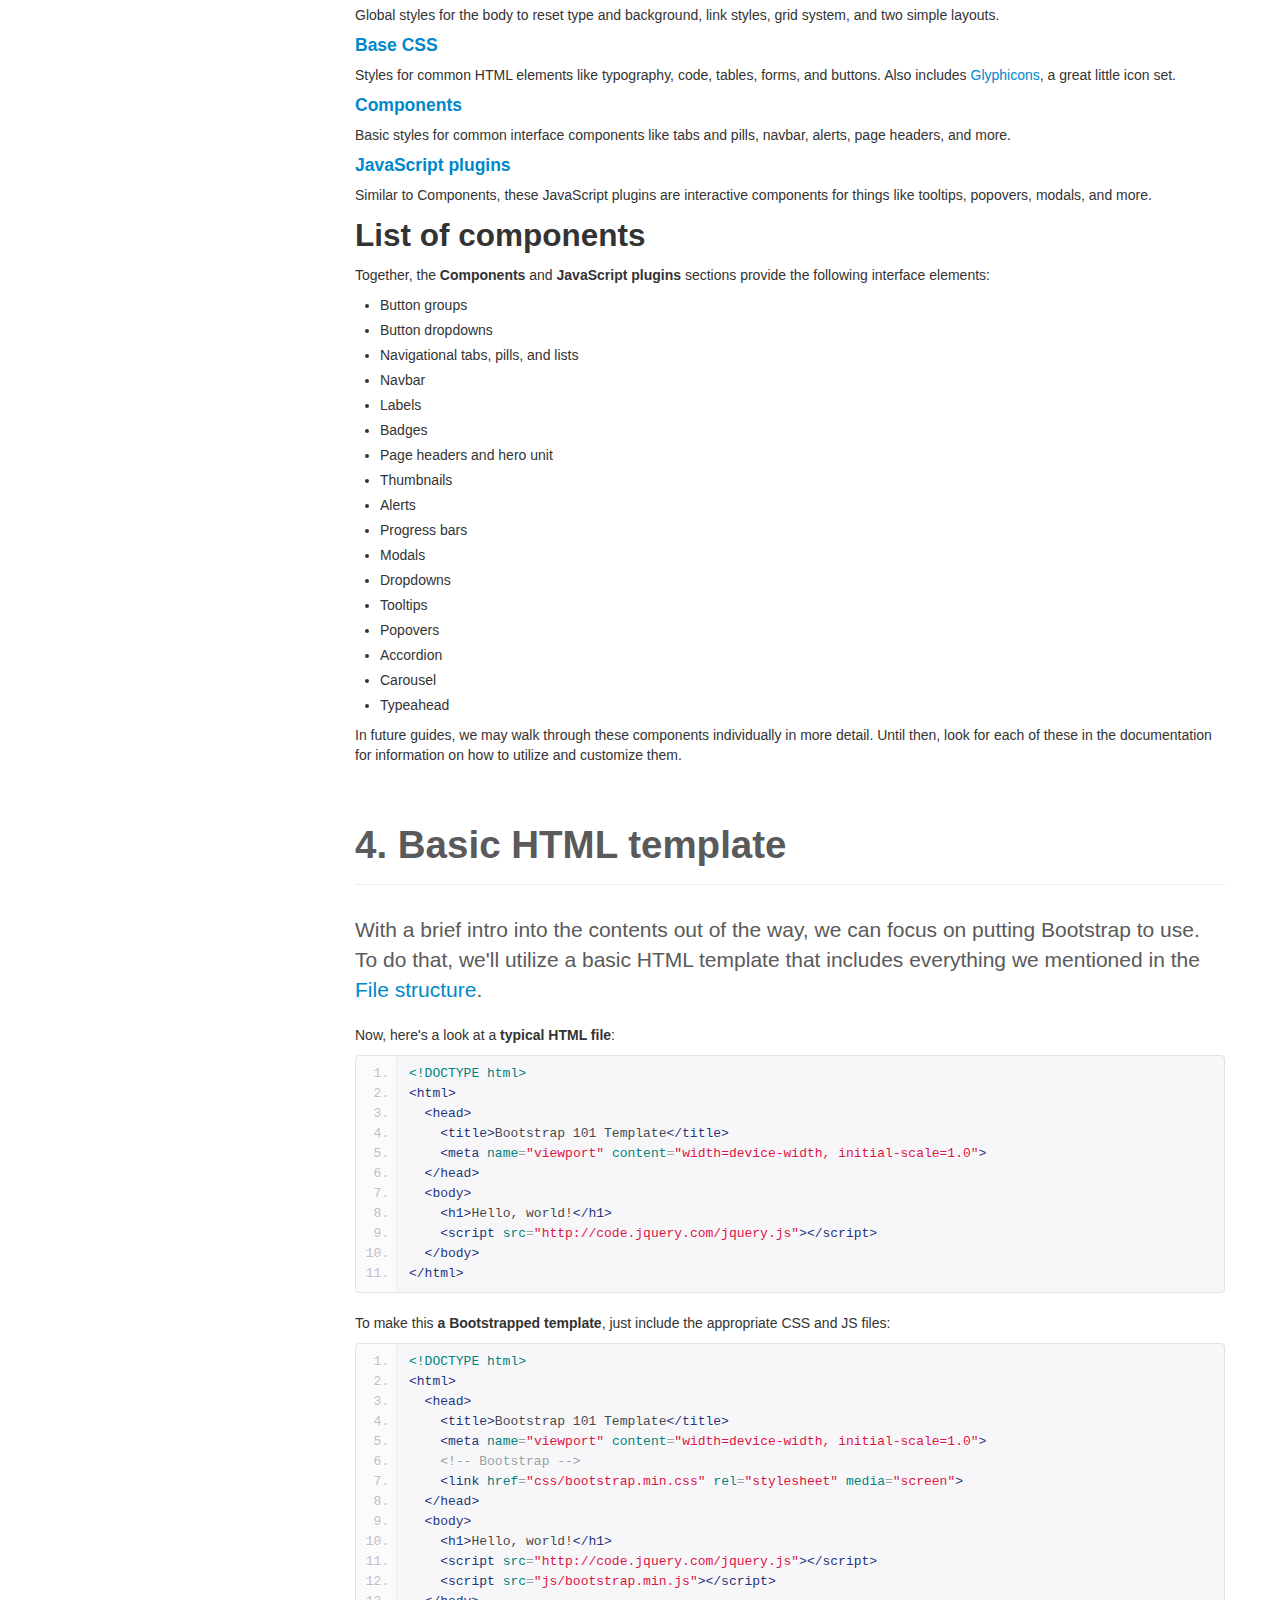
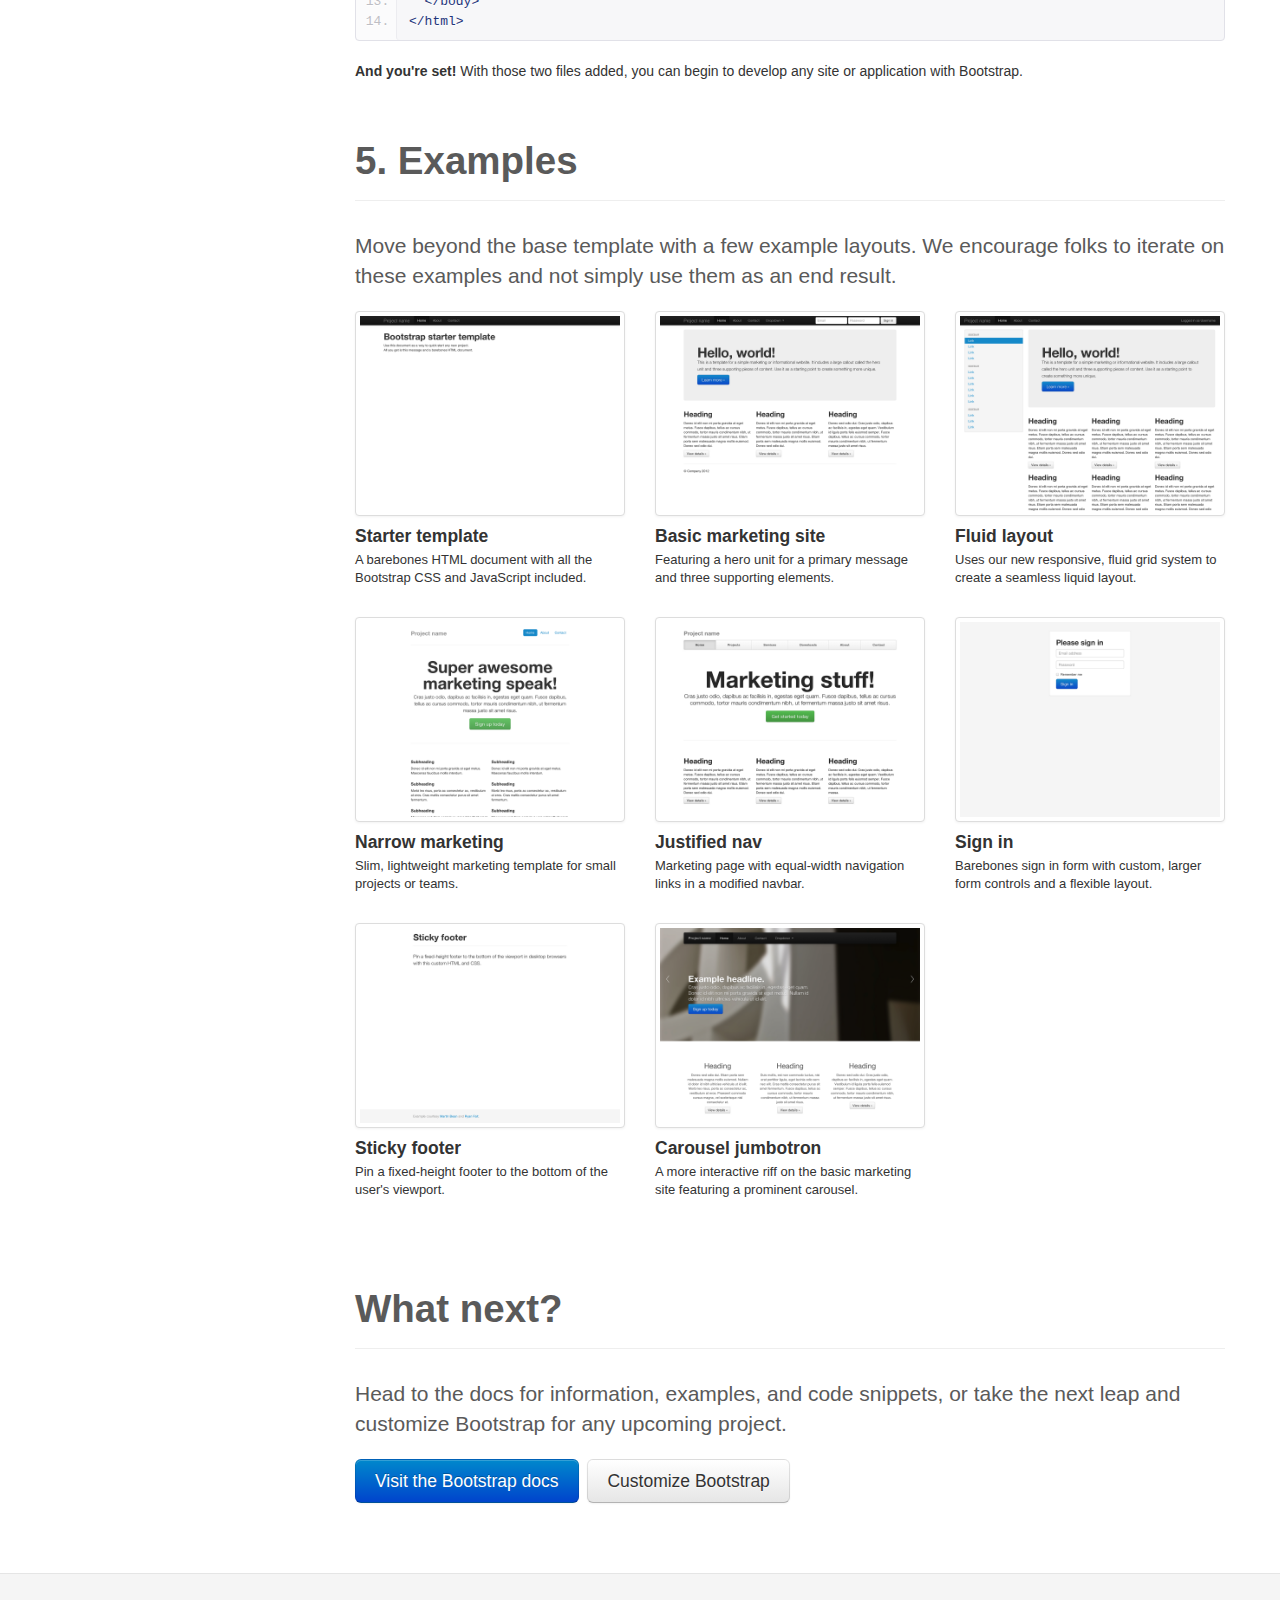
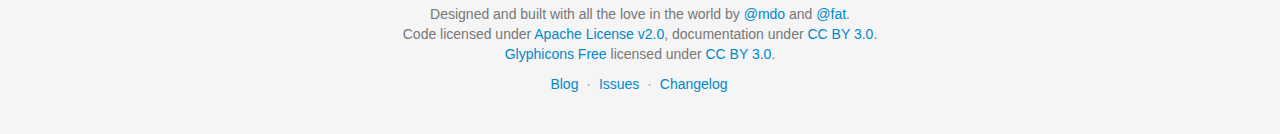
<file: components/bootstrap/docs/getting-started.html>
<!DOCTYPE html>
<html lang="en">
  <head>
    <meta charset="utf-8">
    <title>Getting · Bootstrap</title>
    <meta name="viewport" content="width=device-width, initial-scale=1.0">
    <meta name="description" content="">
    <meta name="author" content="">

    <!-- Le styles -->
    <link href="assets/css/bootstrap.css" rel="stylesheet">
    <link href="assets/css/bootstrap-responsive.css" rel="stylesheet">
    <link href="assets/css/docs.css" rel="stylesheet">
    <link href="assets/js/google-code-prettify/prettify.css" rel="stylesheet">

    <!-- Le HTML5 shim, for IE6-8 support of HTML5 elements -->
    <!--[if lt IE 9]>
      <script src="assets/js/html5shiv.js"></script>
    <![endif]-->

    <!-- Le fav and touch icons -->
    <link rel="apple-touch-icon-precomposed" sizes="144x144" href="assets/ico/apple-touch-icon-144-precomposed.png">
    <link rel="apple-touch-icon-precomposed" sizes="114x114" href="assets/ico/apple-touch-icon-114-precomposed.png">
      <link rel="apple-touch-icon-precomposed" sizes="72x72" href="assets/ico/apple-touch-icon-72-precomposed.png">
                    <link rel="apple-touch-icon-precomposed" href="assets/ico/apple-touch-icon-57-precomposed.png">
                                   <link rel="shortcut icon" href="assets/ico/favicon.png">

    <script type="text/javascript">
      var _gaq = _gaq || [];
      _gaq.push(['_setAccount', 'UA-146052-10']);
      _gaq.push(['_trackPageview']);
      (function() {
        var ga = document.createElement('script'); ga.type = 'text/javascript'; ga.async = true;
        ga.src = ('https:' == document.location.protocol ? 'https://ssl' : 'http://www') + '.google-analytics.com/ga.js';
        var s = document.getElementsByTagName('script')[0]; s.parentNode.insertBefore(ga, s);
      })();
    </script>
  </head>

  <body data-spy="scroll" data-target=".bs-docs-sidebar">

    <!-- Navbar
    ================================================== -->
    <div class="navbar navbar-inverse navbar-fixed-top">
      <div class="navbar-inner">
        <div class="container">
          <button type="button" class="btn btn-navbar" data-toggle="collapse" data-target=".nav-collapse">
            <span class="icon-bar"></span>
            <span class="icon-bar"></span>
            <span class="icon-bar"></span>
          </button>
          <a class="brand" href="./index.html">Bootstrap</a>
          <div class="nav-collapse collapse">
            <ul class="nav">
              <li class="">
                <a href="./index.html">Home</a>
              </li>
              <li class="active">
                <a href="./getting-started.html">Get started</a>
              </li>
              <li class="">
                <a href="./scaffolding.html">Scaffolding</a>
              </li>
              <li class="">
                <a href="./base-css.html">Base CSS</a>
              </li>
              <li class="">
                <a href="./components.html">Components</a>
              </li>
              <li class="">
                <a href="./javascript.html">JavaScript</a>
              </li>
              <li class="">
                <a href="./customize.html">Customize</a>
              </li>
            </ul>
          </div>
        </div>
      </div>
    </div>

<!-- Subhead
================================================== -->
<header class="jumbotron subhead" id="overview">
  <div class="container">
    <h1>Getting started</h1>
    <p class="lead">Overview of the project, its contents, and how to get started with a simple template.</p>
  </div>
</header>


  <div class="container">

    <!-- Docs nav
    ================================================== -->
    <div class="row">
      <div class="span3 bs-docs-sidebar">
        <ul class="nav nav-list bs-docs-sidenav">
          <li><a href="#download-bootstrap"><i class="icon-chevron-right"></i> Download</a></li>
          <li><a href="#file-structure"><i class="icon-chevron-right"></i> File structure</a></li>
          <li><a href="#contents"><i class="icon-chevron-right"></i> What's included</a></li>
          <li><a href="#html-template"><i class="icon-chevron-right"></i> HTML template</a></li>
          <li><a href="#examples"><i class="icon-chevron-right"></i> Examples</a></li>
          <li><a href="#what-next"><i class="icon-chevron-right"></i> What next?</a></li>
        </ul>
      </div>
      <div class="span9">



        <!-- Download
        ================================================== -->
        <section id="download-bootstrap">
          <div class="page-header">
            <h1>1. Download</h1>
          </div>
          <p class="lead">Before downloading, be sure to have a code editor (we recommend <a href="http://sublimetext.com/2">Sublime Text 2</a>) and some working knowledge of HTML and CSS. We won't walk through the source files here, but they are available for download. We'll focus on getting started with the compiled Bootstrap files.</p>

          <div class="row-fluid">
            <div class="span6">
              <h2>Download compiled</h2>
              <p><strong>Fastest way to get started:</strong> get the compiled and minified versions of our CSS, JS, and images. No docs or original source files.</p>
              <p><a class="btn btn-large btn-primary" href="assets/bootstrap.zip" onclick="_gaq.push(['_trackEvent', 'Getting started', 'Download', 'Download compiled']);">Download Bootstrap</a></p>
            </div>
            <div class="span6">
              <h2>Download source</h2>
              <p>Get the original files for all CSS and JavaScript, along with a local copy of the docs by downloading the latest version directly from GitHub.</p>
              <p><a class="btn btn-large" href="https://github.com/twitter/bootstrap/zipball/master" onclick="_gaq.push(['_trackEvent', 'Getting started', 'Download', 'Download source']);">Download Bootstrap source</a></p>
            </div>
          </div>
        </section>



        <!-- File structure
        ================================================== -->
        <section id="file-structure">
          <div class="page-header">
            <h1>2. File structure</h1>
          </div>
          <p class="lead">Within the download you'll find the following file structure and contents, logically grouping common assets and providing both compiled and minified variations.</p>
          <p>Once downloaded, unzip the compressed folder to see the structure of (the compiled) Bootstrap. You'll see something like this:</p>
<pre class="prettyprint">
  bootstrap/
  ├── css/
  │   ├── bootstrap.css
  │   ├── bootstrap.min.css
  ├── js/
  │   ├── bootstrap.js
  │   ├── bootstrap.min.js
  └── img/
      ├── glyphicons-halflings.png
      └── glyphicons-halflings-white.png
</pre>
          <p>This is the most basic form of Bootstrap: compiled files for quick drop-in usage in nearly any web project. We provide compiled CSS and JS (<code>bootstrap.*</code>), as well as compiled and minified CSS and JS (<code>bootstrap.min.*</code>). The image files are compressed using <a href="http://imageoptim.com/">ImageOptim</a>, a Mac app for compressing PNGs.</p>
          <p>Please note that all JavaScript plugins require jQuery to be included.</p>
        </section>



        <!-- Contents
        ================================================== -->
        <section id="contents">
          <div class="page-header">
            <h1>3. What's included</h1>
          </div>
          <p class="lead">Bootstrap comes equipped with HTML, CSS, and JS for all sorts of things, but they can be summarized with a handful of categories visible at the top of the <a href="http://getbootstrap.com">Bootstrap documentation</a>.</p>

          <h2>Docs sections</h2>
          <h4><a href="http://twitter.github.com/bootstrap/scaffolding.html">Scaffolding</a></h4>
          <p>Global styles for the body to reset type and background, link styles, grid system, and two simple layouts.</p>
          <h4><a href="http://twitter.github.com/bootstrap/base-css.html">Base CSS</a></h4>
          <p>Styles for common HTML elements like typography, code, tables, forms, and buttons. Also includes <a href="http://glyphicons.com">Glyphicons</a>, a great little icon set.</p>
          <h4><a href="http://twitter.github.com/bootstrap/components.html">Components</a></h4>
          <p>Basic styles for common interface components like tabs and pills, navbar, alerts, page headers, and more.</p>
          <h4><a href="http://twitter.github.com/bootstrap/javascript.html">JavaScript plugins</a></h4>
          <p>Similar to Components, these JavaScript plugins are interactive components for things like tooltips, popovers, modals, and more.</p>

          <h2>List of components</h2>
          <p>Together, the <strong>Components</strong> and <strong>JavaScript plugins</strong> sections provide the following interface elements:</p>
          <ul>
            <li>Button groups</li>
            <li>Button dropdowns</li>
            <li>Navigational tabs, pills, and lists</li>
            <li>Navbar</li>
            <li>Labels</li>
            <li>Badges</li>
            <li>Page headers and hero unit</li>
            <li>Thumbnails</li>
            <li>Alerts</li>
            <li>Progress bars</li>
            <li>Modals</li>
            <li>Dropdowns</li>
            <li>Tooltips</li>
            <li>Popovers</li>
            <li>Accordion</li>
            <li>Carousel</li>
            <li>Typeahead</li>
          </ul>
          <p>In future guides, we may walk through these components individually in more detail. Until then, look for each of these in the documentation for information on how to utilize and customize them.</p>
        </section>



        <!-- HTML template
        ================================================== -->
        <section id="html-template">
          <div class="page-header">
            <h1>4. Basic HTML template</h1>
          </div>
          <p class="lead">With a brief intro into the contents out of the way, we can focus on putting Bootstrap to use. To do that, we'll utilize a basic HTML template that includes everything we mentioned in the <a href="./getting-started.html#file-structure">File structure</a>.</p>
          <p>Now, here's a look at a <strong>typical HTML file</strong>:</p>
<pre class="prettyprint linenums">
&lt;!DOCTYPE html&gt;
&lt;html&gt;
  &lt;head&gt;
    &lt;title&gt;Bootstrap 101 Template&lt;/title&gt;
    &lt;meta name="viewport" content="width=device-width, initial-scale=1.0"&gt;
  &lt;/head&gt;
  &lt;body&gt;
    &lt;h1&gt;Hello, world!&lt;/h1&gt;
    &lt;script src="http://code.jquery.com/jquery.js"&gt;&lt;/script&gt;
  &lt;/body&gt;
&lt;/html&gt;
</pre>
          <p>To make this <strong>a Bootstrapped template</strong>, just include the appropriate CSS and JS files:</p>
<pre class="prettyprint linenums">
&lt;!DOCTYPE html&gt;
&lt;html&gt;
  &lt;head&gt;
    &lt;title&gt;Bootstrap 101 Template&lt;/title&gt;
    &lt;meta name="viewport" content="width=device-width, initial-scale=1.0"&gt;
    &lt;!-- Bootstrap --&gt;
    &lt;link href="css/bootstrap.min.css" rel="stylesheet" media="screen"&gt;
  &lt;/head&gt;
  &lt;body&gt;
    &lt;h1&gt;Hello, world!&lt;/h1&gt;
    &lt;script src="http://code.jquery.com/jquery.js"&gt;&lt;/script&gt;
    &lt;script src="js/bootstrap.min.js"&gt;&lt;/script&gt;
  &lt;/body&gt;
&lt;/html&gt;
</pre>
          <p><strong>And you're set!</strong> With those two files added, you can begin to develop any site or application with Bootstrap.</p>
        </section>



        <!-- Examples
        ================================================== -->
        <section id="examples">
          <div class="page-header">
            <h1>5. Examples</h1>
          </div>
          <p class="lead">Move beyond the base template with a few example layouts. We encourage folks to iterate on these examples and not simply use them as an end result.</p>
          <ul class="thumbnails bootstrap-examples">
            <li class="span3">
              <a class="thumbnail" href="examples/starter-template.html">
                <img src="assets/img/examples/bootstrap-example-starter.png" alt="">
              </a>
              <h4>Starter template</h4>
              <p>A barebones HTML document with all the Bootstrap CSS and JavaScript included.</p>
            </li>
            <li class="span3">
              <a class="thumbnail" href="examples/hero.html">
                <img src="assets/img/examples/bootstrap-example-marketing.png" alt="">
              </a>
              <h4>Basic marketing site</h4>
              <p>Featuring a hero unit for a primary message and three supporting elements.</p>
            </li>
            <li class="span3">
              <a class="thumbnail" href="examples/fluid.html">
                <img src="assets/img/examples/bootstrap-example-fluid.png" alt="">
              </a>
              <h4>Fluid layout</h4>
              <p>Uses our new responsive, fluid grid system to create a seamless liquid layout.</p>
            </li>

            <li class="span3">
              <a class="thumbnail" href="examples/marketing-narrow.html">
                <img src="assets/img/examples/bootstrap-example-marketing-narrow.png" alt="">
              </a>
              <h4>Narrow marketing</h4>
              <p>Slim, lightweight marketing template for small projects or teams.</p>
            </li>
            <li class="span3">
              <a class="thumbnail" href="examples/justified-nav.html">
                <img src="assets/img/examples/bootstrap-example-justified-nav.png" alt="">
              </a>
              <h4>Justified nav</h4>
              <p>Marketing page with equal-width navigation links in a modified navbar.</p>
            </li>
            <li class="span3">
              <a class="thumbnail" href="examples/signin.html">
                <img src="assets/img/examples/bootstrap-example-signin.png" alt="">
              </a>
              <h4>Sign in</h4>
              <p>Barebones sign in form with custom, larger form controls and a flexible layout.</p>
            </li>

            <li class="span3">
              <a class="thumbnail" href="examples/sticky-footer.html">
                <img src="assets/img/examples/bootstrap-example-sticky-footer.png" alt="">
              </a>
              <h4>Sticky footer</h4>
              <p>Pin a fixed-height footer to the bottom of the user's viewport.</p>
            </li>
            <li class="span3">
              <a class="thumbnail" href="examples/carousel.html">
                <img src="assets/img/examples/bootstrap-example-carousel.png" alt="">
              </a>
              <h4>Carousel jumbotron</h4>
              <p>A more interactive riff on the basic marketing site featuring a prominent carousel.</p>
            </li>
          </ul>
        </section>




        <!-- Next
        ================================================== -->
        <section id="what-next">
          <div class="page-header">
            <h1>What next?</h1>
          </div>
          <p class="lead">Head to the docs for information, examples, and code snippets, or take the next leap and customize Bootstrap for any upcoming project.</p>
          <a class="btn btn-large btn-primary" href="./scaffolding.html" onclick="_gaq.push(['_trackEvent', 'Getting started', 'Next steps', 'Visit docs']);">Visit the Bootstrap docs</a>
          <a class="btn btn-large" href="./customize.html" style="margin-left: 5px;" onclick="_gaq.push(['_trackEvent', 'Getting started', 'Next steps', 'Customize']);">Customize Bootstrap</a>
        </section>




      </div>
    </div>

  </div>



    <!-- Footer
    ================================================== -->
    <footer class="footer">
      <div class="container">
        <p>Designed and built with all the love in the world by <a href="http://twitter.com/mdo" target="_blank">@mdo</a> and <a href="http://twitter.com/fat" target="_blank">@fat</a>.</p>
        <p>Code licensed under <a href="http://www.apache.org/licenses/LICENSE-2.0" target="_blank">Apache License v2.0</a>, documentation under <a href="http://creativecommons.org/licenses/by/3.0/">CC BY 3.0</a>.</p>
        <p><a href="http://glyphicons.com">Glyphicons Free</a> licensed under <a href="http://creativecommons.org/licenses/by/3.0/">CC BY 3.0</a>.</p>
        <ul class="footer-links">
          <li><a href="http://blog.getbootstrap.com">Blog</a></li>
          <li class="muted">&middot;</li>
          <li><a href="https://github.com/twitter/bootstrap/issues?state=open">Issues</a></li>
          <li class="muted">&middot;</li>
          <li><a href="https://github.com/twitter/bootstrap/blob/master/CHANGELOG.md">Changelog</a></li>
        </ul>
      </div>
    </footer>



    <!-- Le javascript
    ================================================== -->
    <!-- Placed at the end of the document so the pages load faster -->
    <script type="text/javascript" src="http://platform.twitter.com/widgets.js"></script>
    <script src="assets/js/jquery.js"></script>
    <script src="assets/js/bootstrap-transition.js"></script>
    <script src="assets/js/bootstrap-alert.js"></script>
    <script src="assets/js/bootstrap-modal.js"></script>
    <script src="assets/js/bootstrap-dropdown.js"></script>
    <script src="assets/js/bootstrap-scrollspy.js"></script>
    <script src="assets/js/bootstrap-tab.js"></script>
    <script src="assets/js/bootstrap-tooltip.js"></script>
    <script src="assets/js/bootstrap-popover.js"></script>
    <script src="assets/js/bootstrap-button.js"></script>
    <script src="assets/js/bootstrap-collapse.js"></script>
    <script src="assets/js/bootstrap-carousel.js"></script>
    <script src="assets/js/bootstrap-typeahead.js"></script>
    <script src="assets/js/bootstrap-affix.js"></script>

    <script src="assets/js/holder/holder.js"></script>
    <script src="assets/js/google-code-prettify/prettify.js"></script>

    <script src="assets/js/application.js"></script>


    <!-- Analytics
    ================================================== -->
    <script>
      var _gauges = _gauges || [];
      (function() {
        var t   = document.createElement('script');
        t.type  = 'text/javascript';
        t.async = true;
        t.id    = 'gauges-tracker';
        t.setAttribute('data-site-id', '4f0dc9fef5a1f55508000013');
        t.src = '//secure.gaug.es/track.js';
        var s = document.getElementsByTagName('script')[0];
        s.parentNode.insertBefore(t, s);
      })();
    </script>

  </body>
</html>
</file>
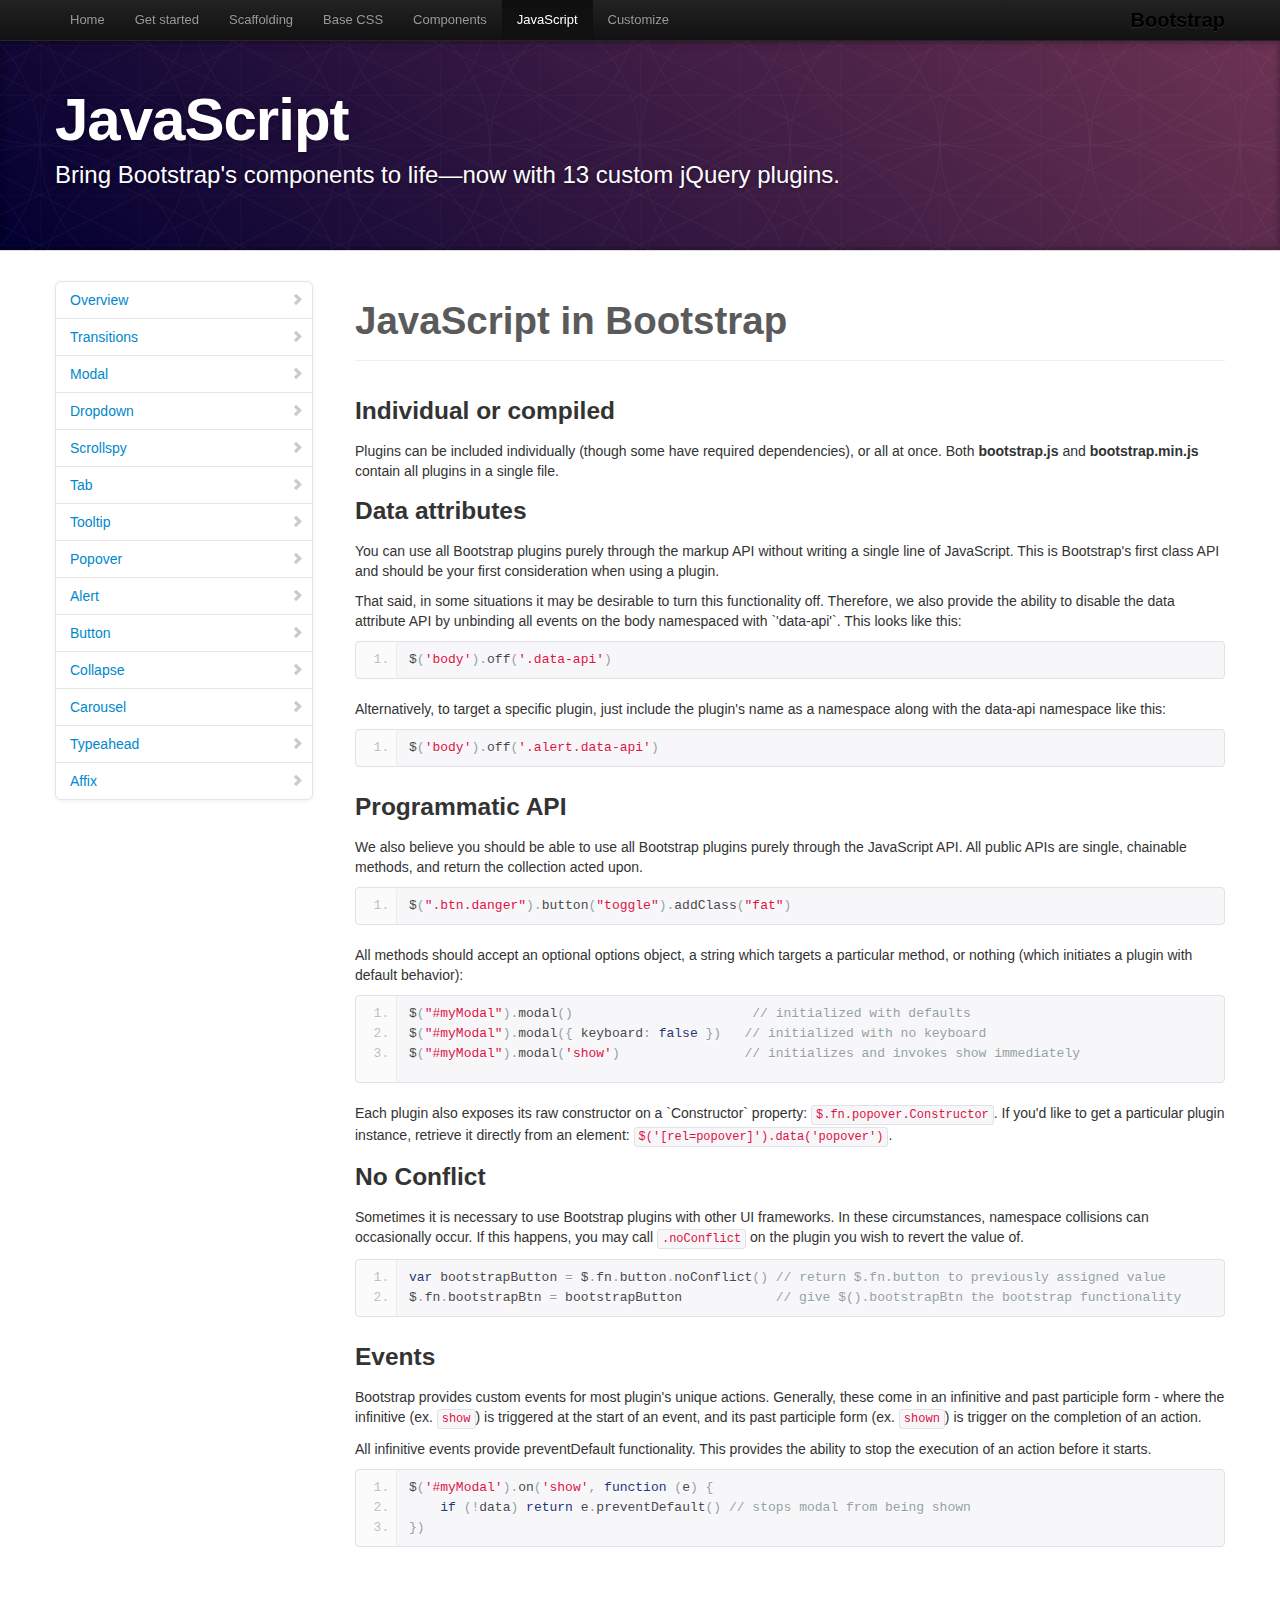
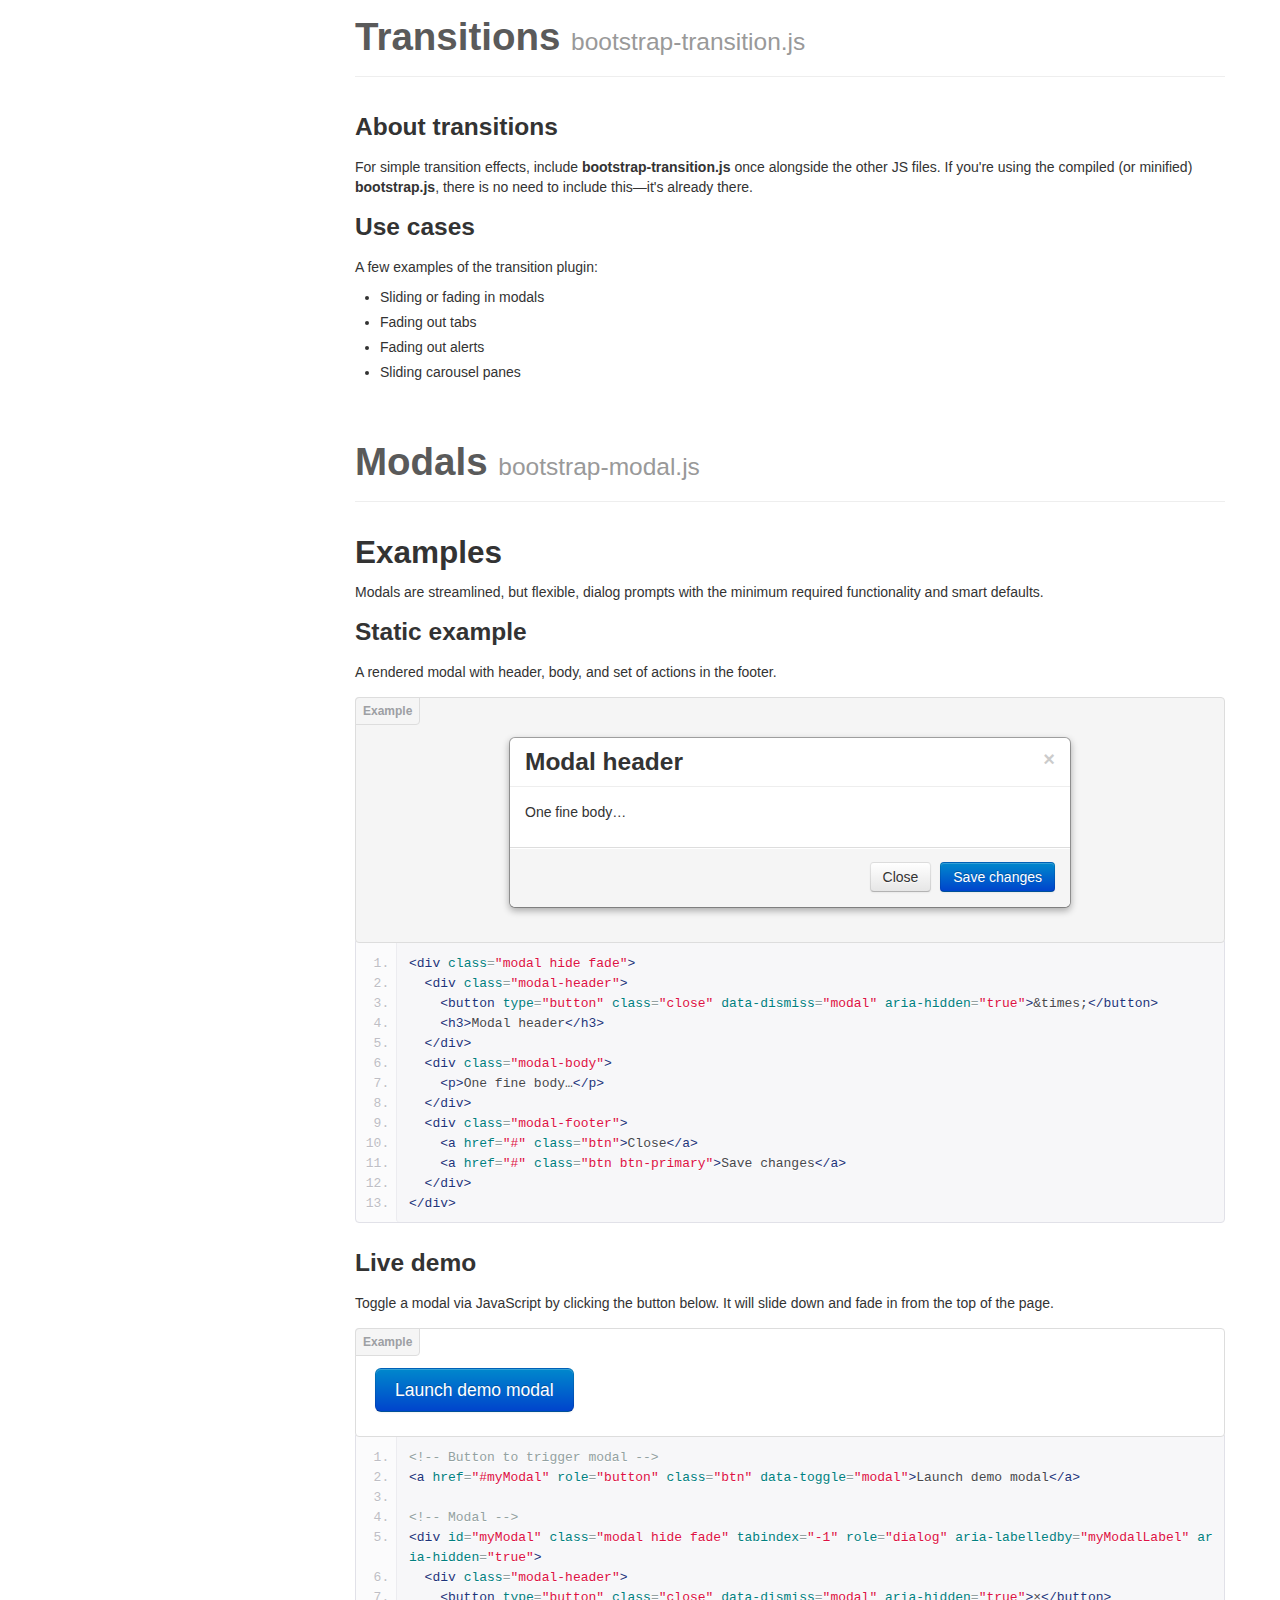
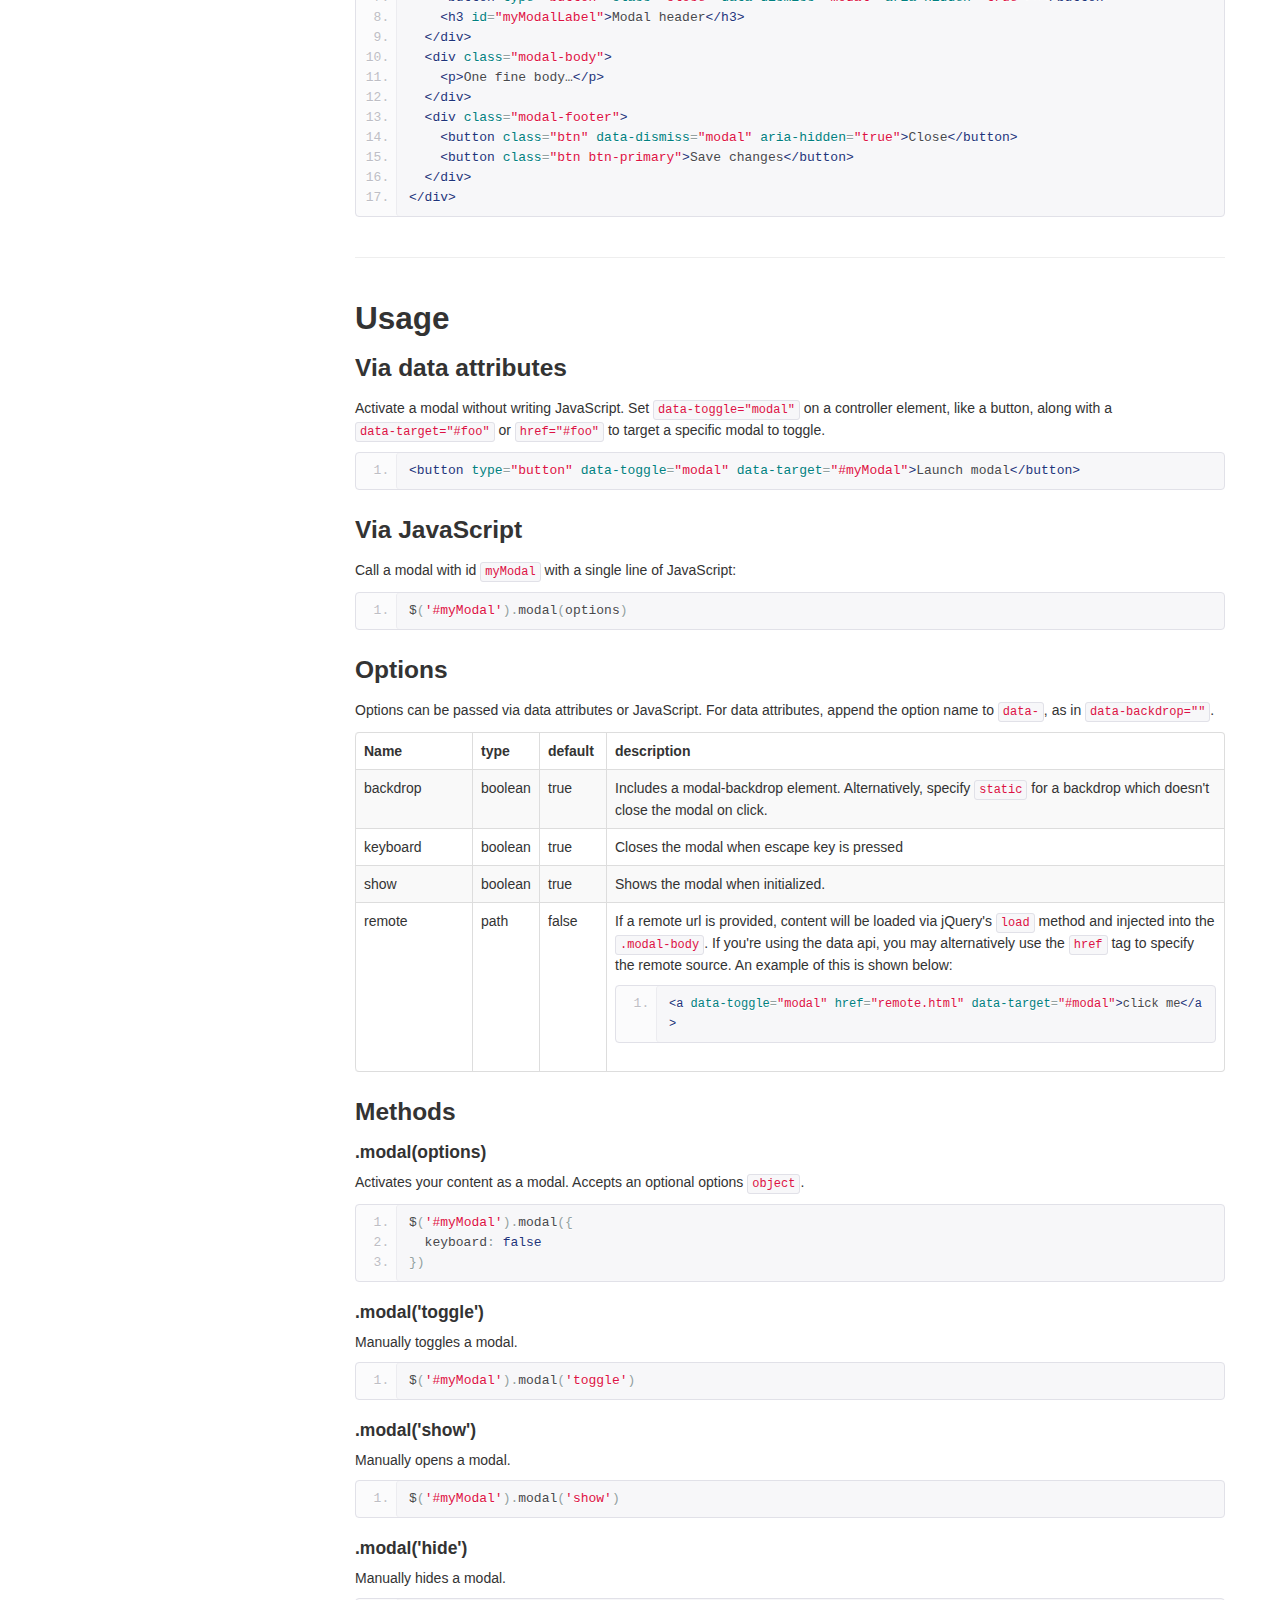
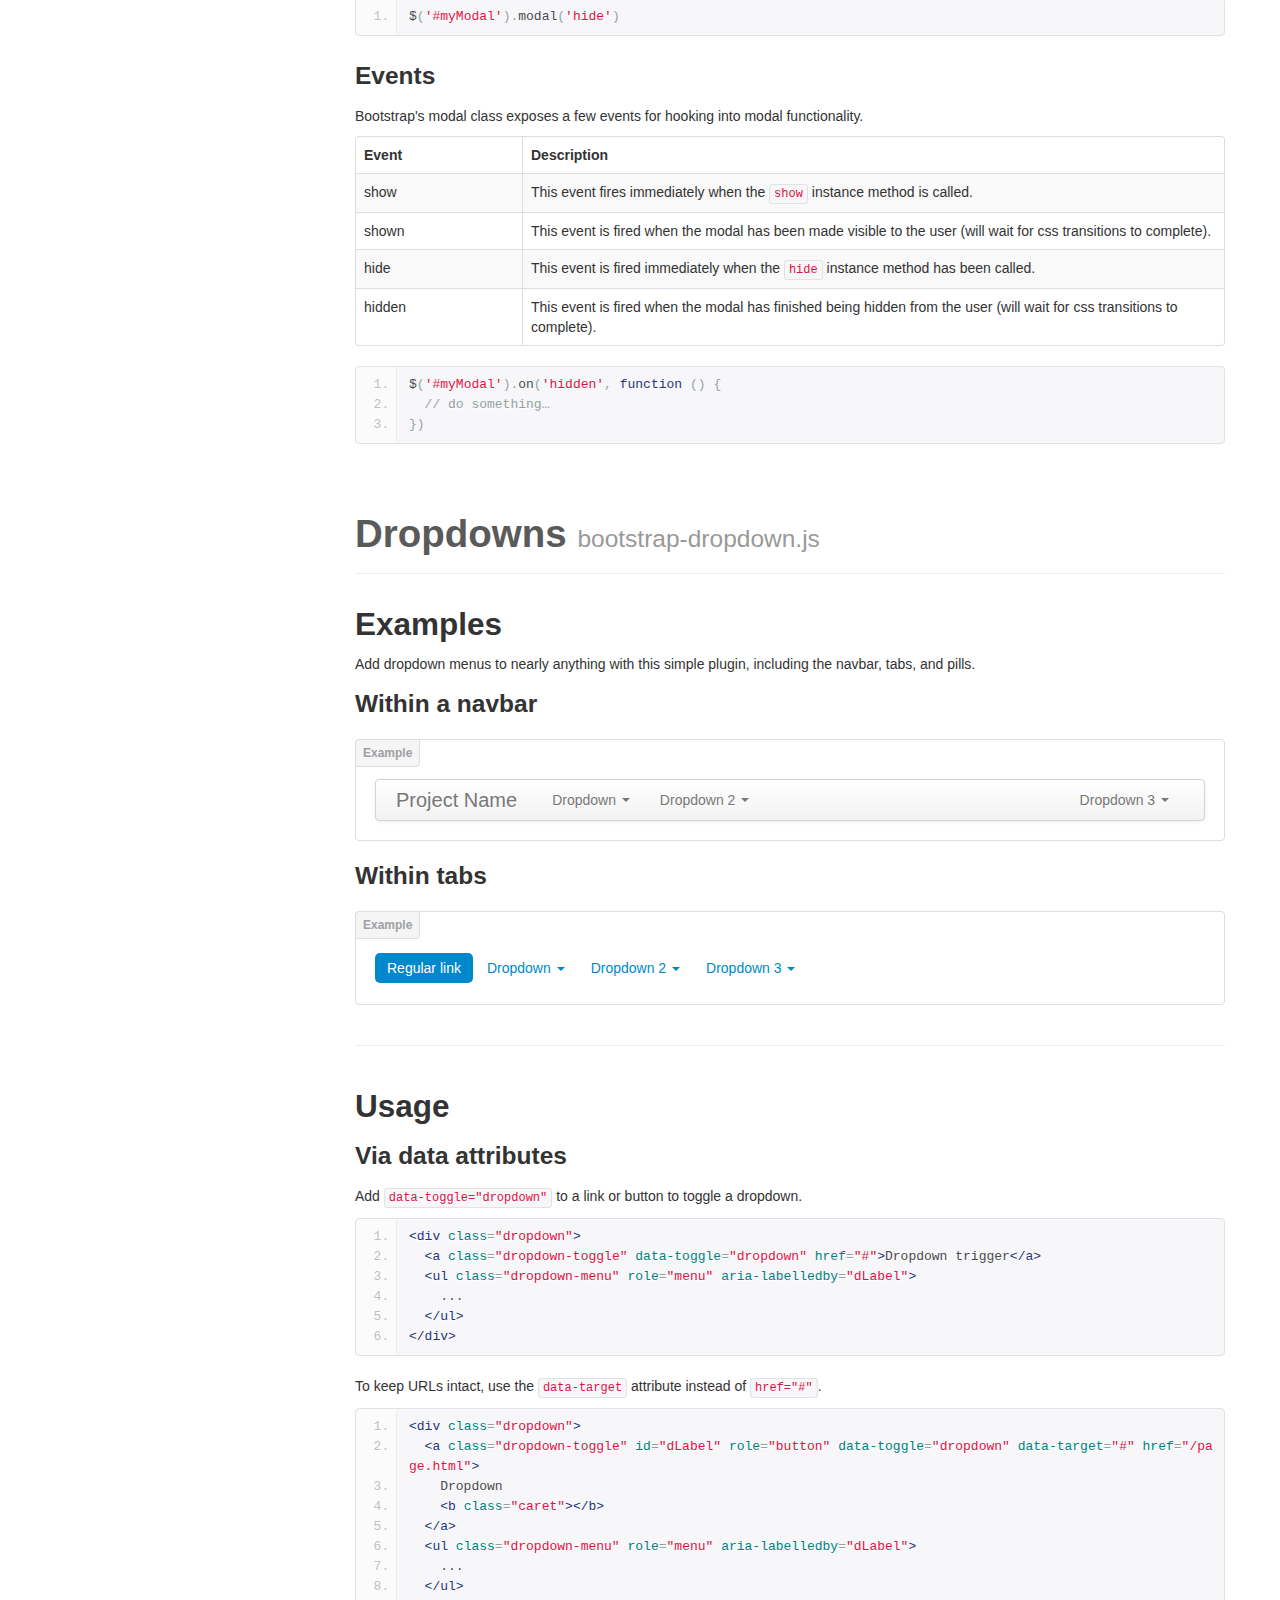
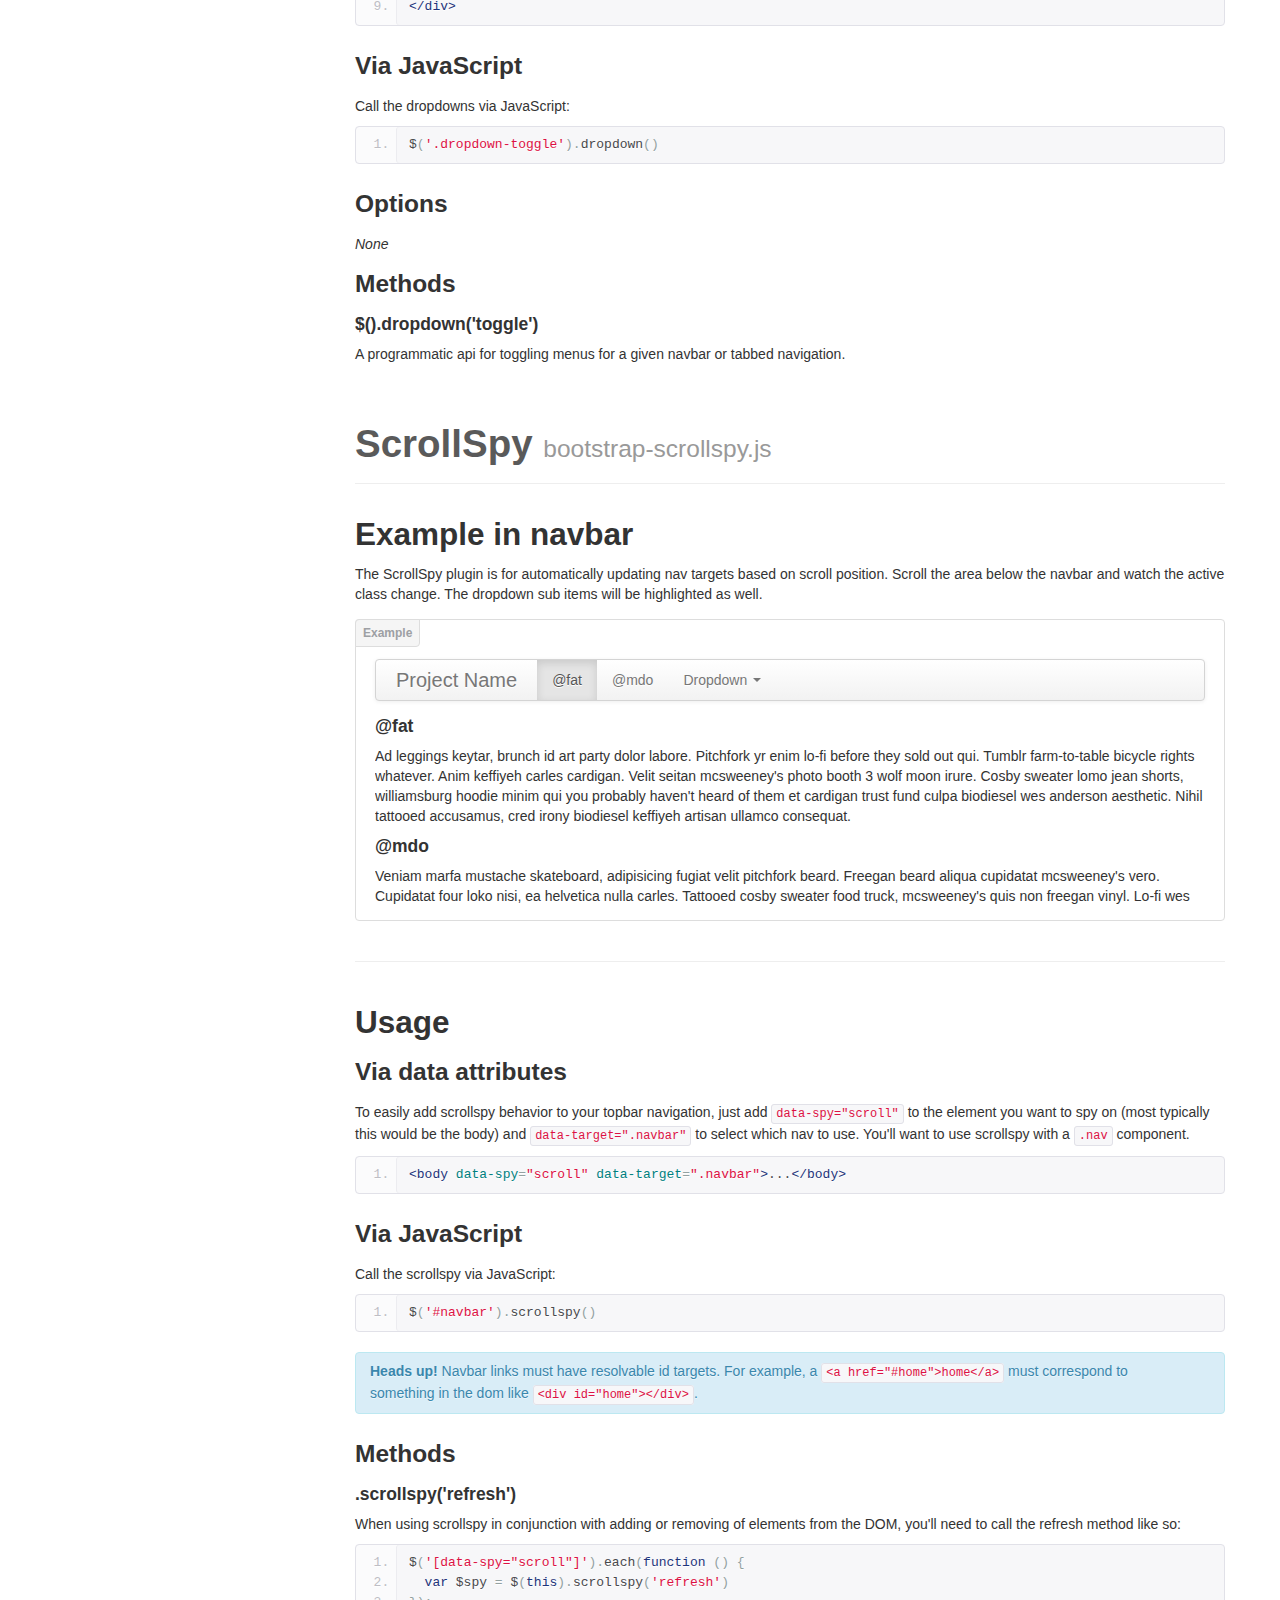
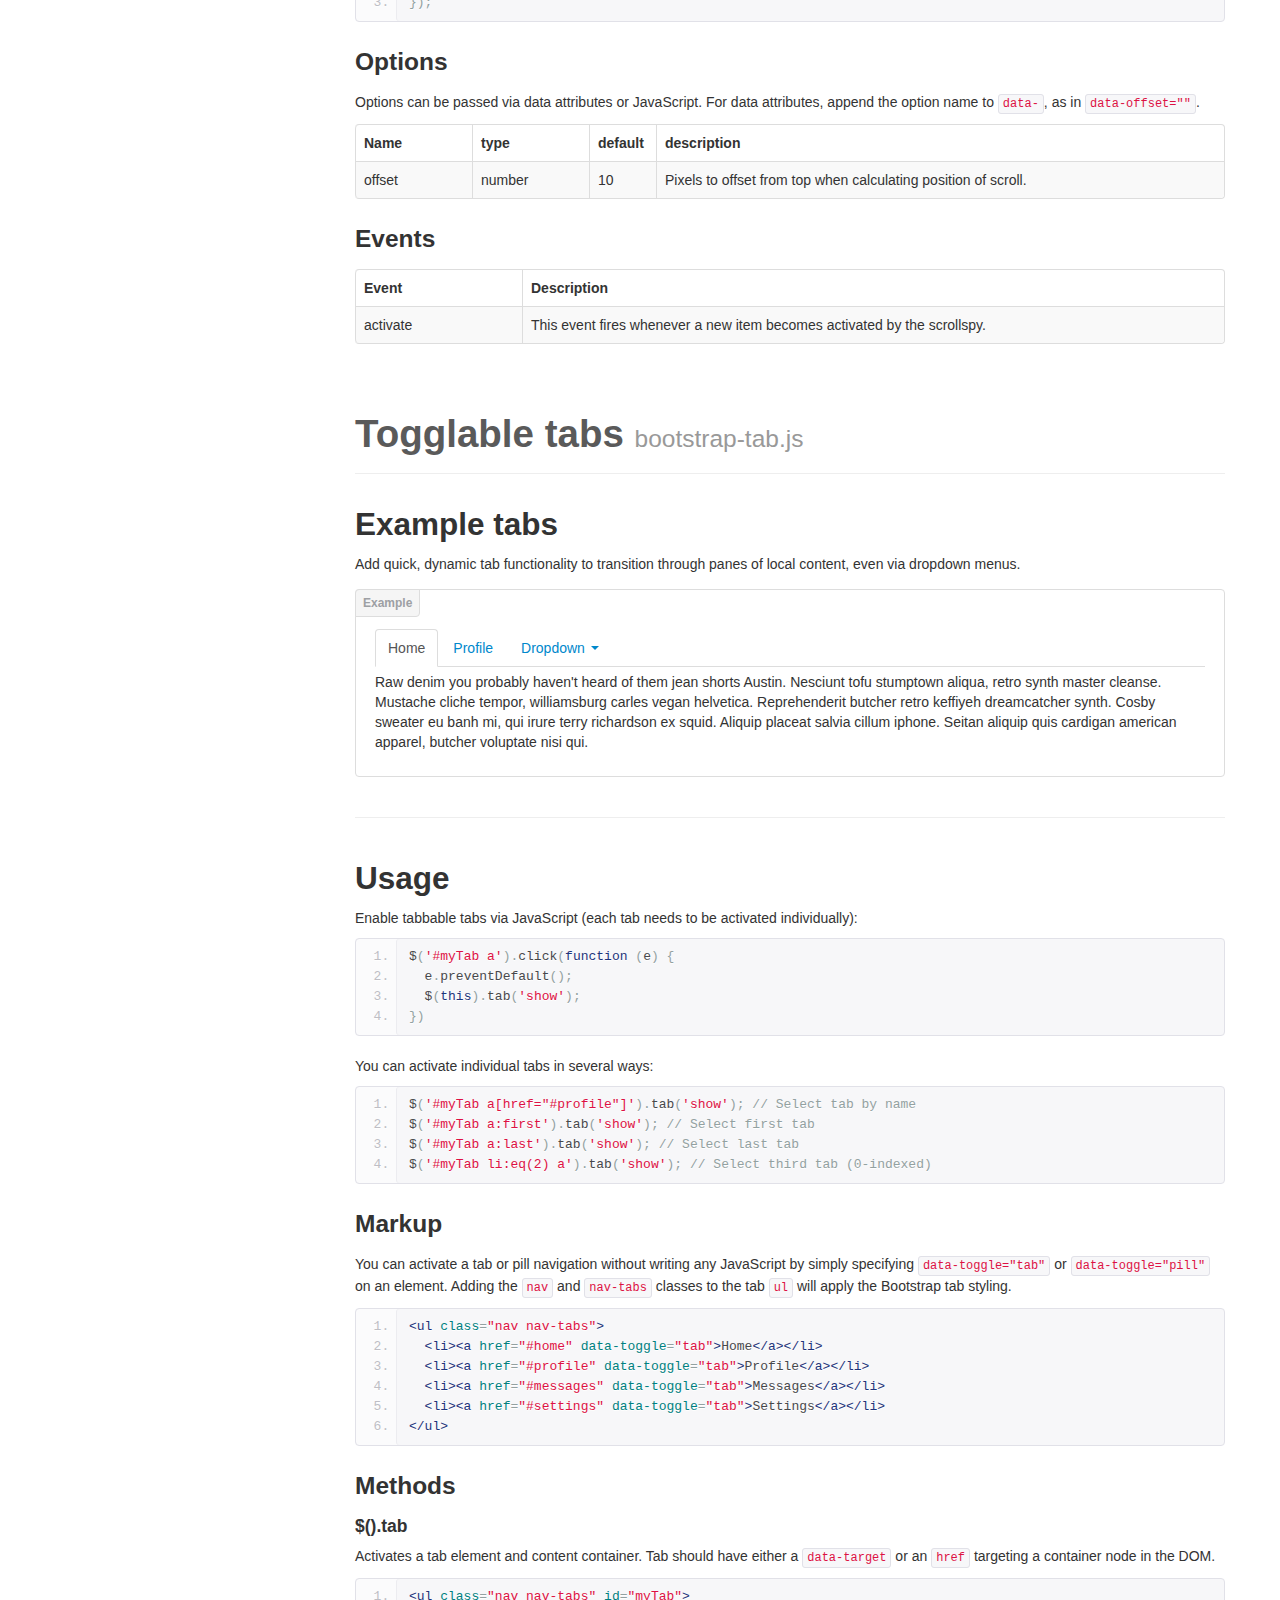
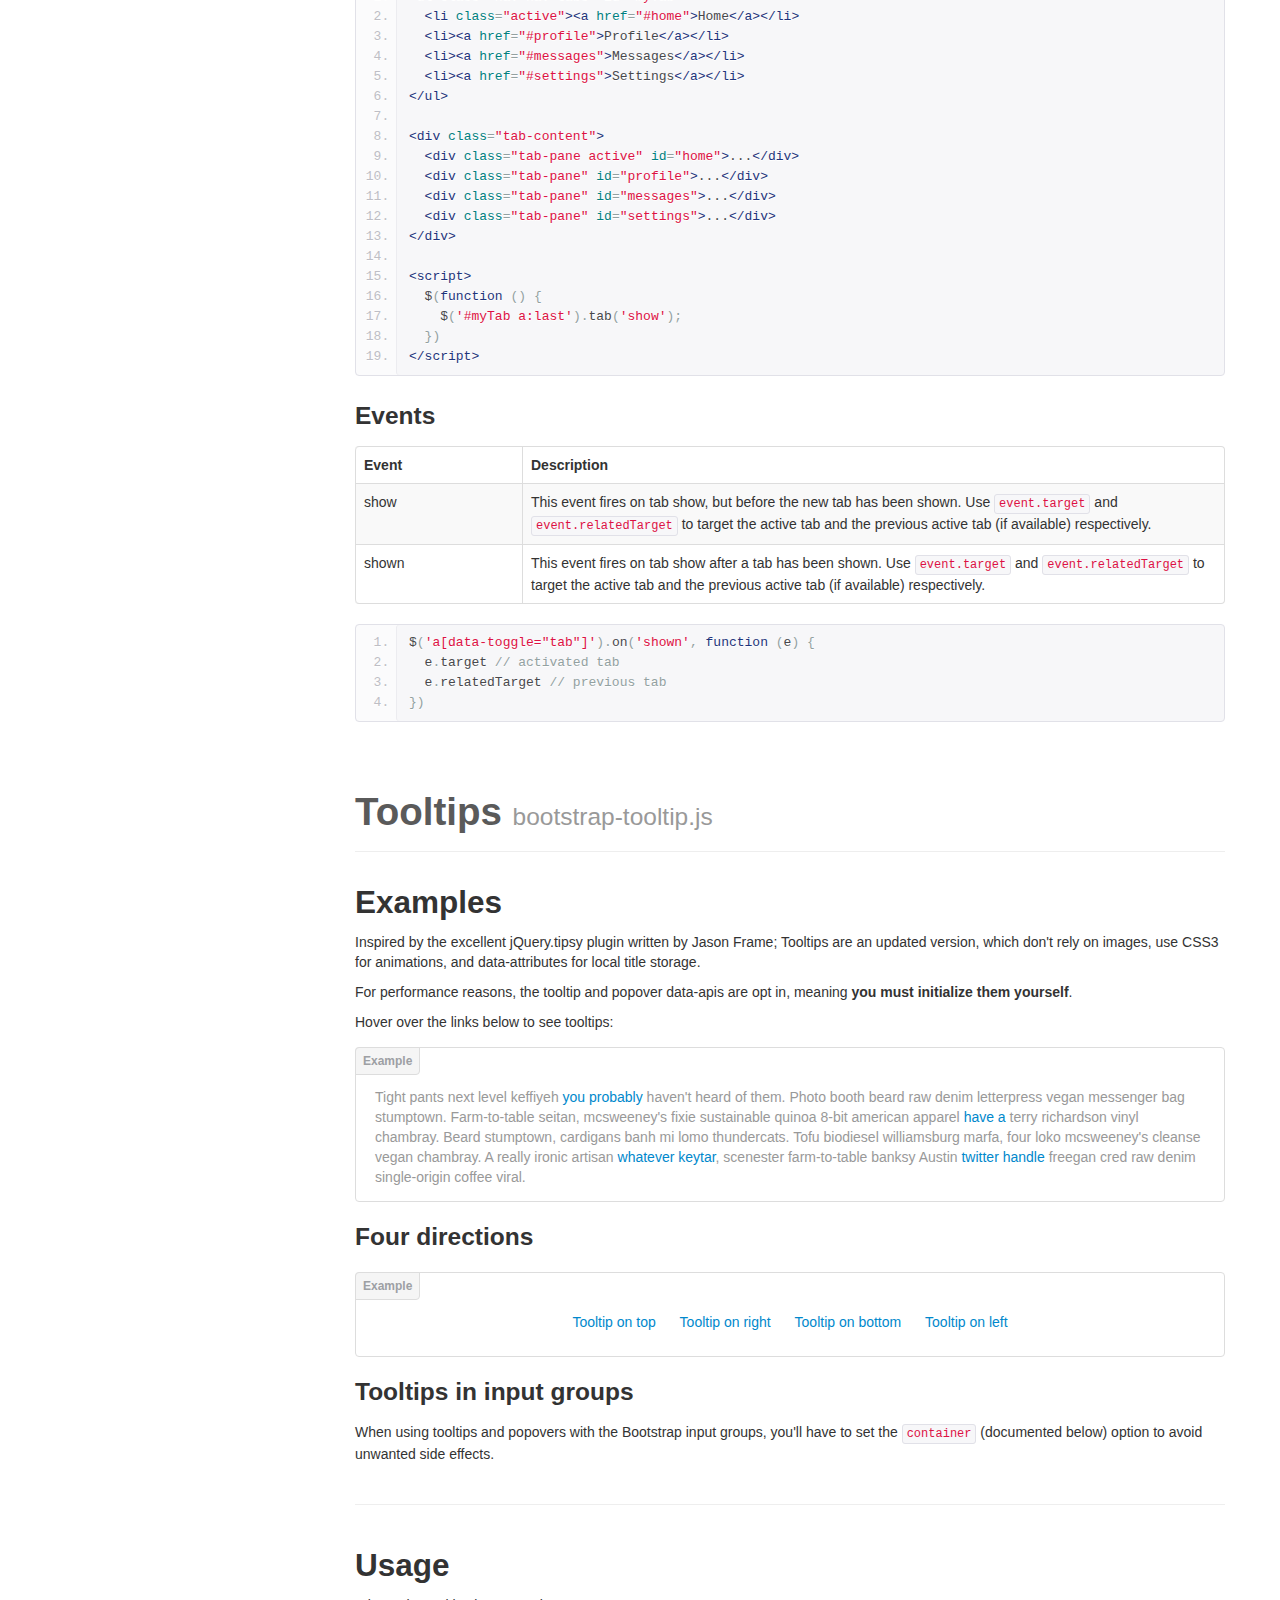
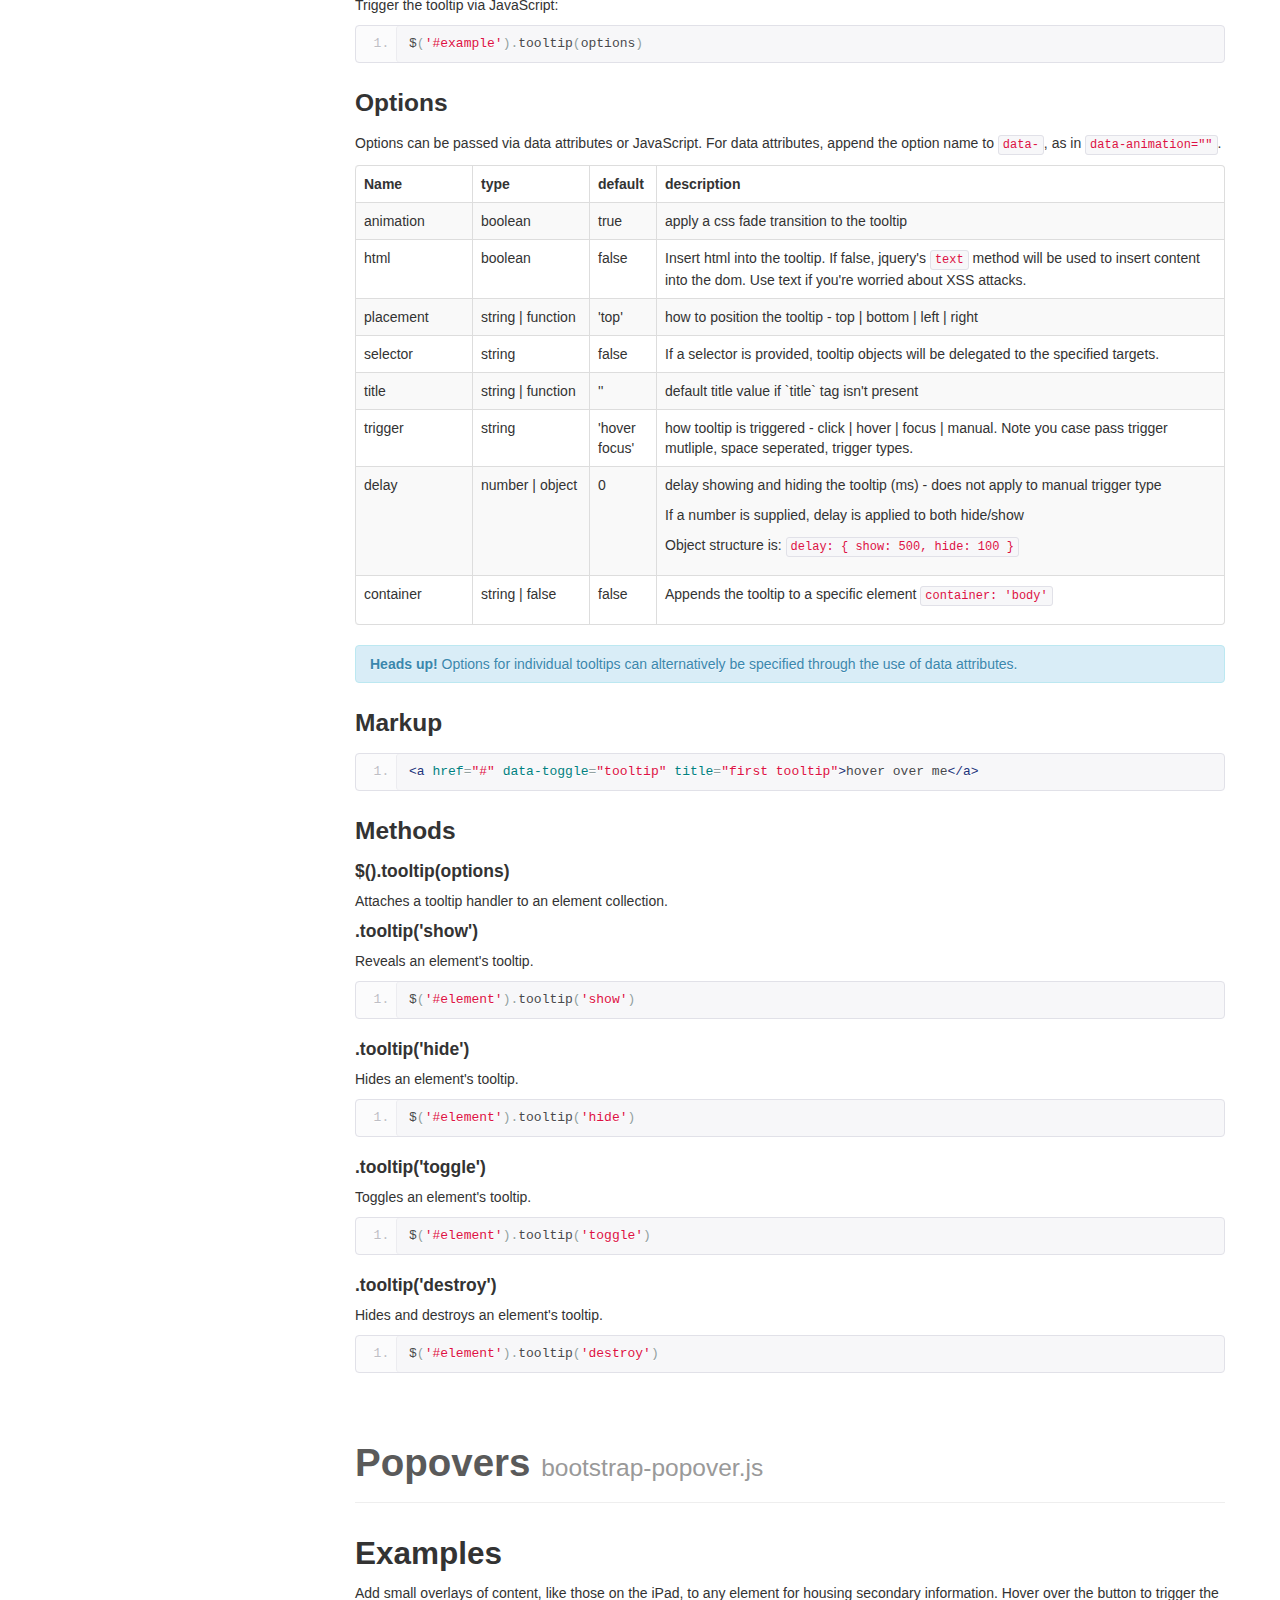
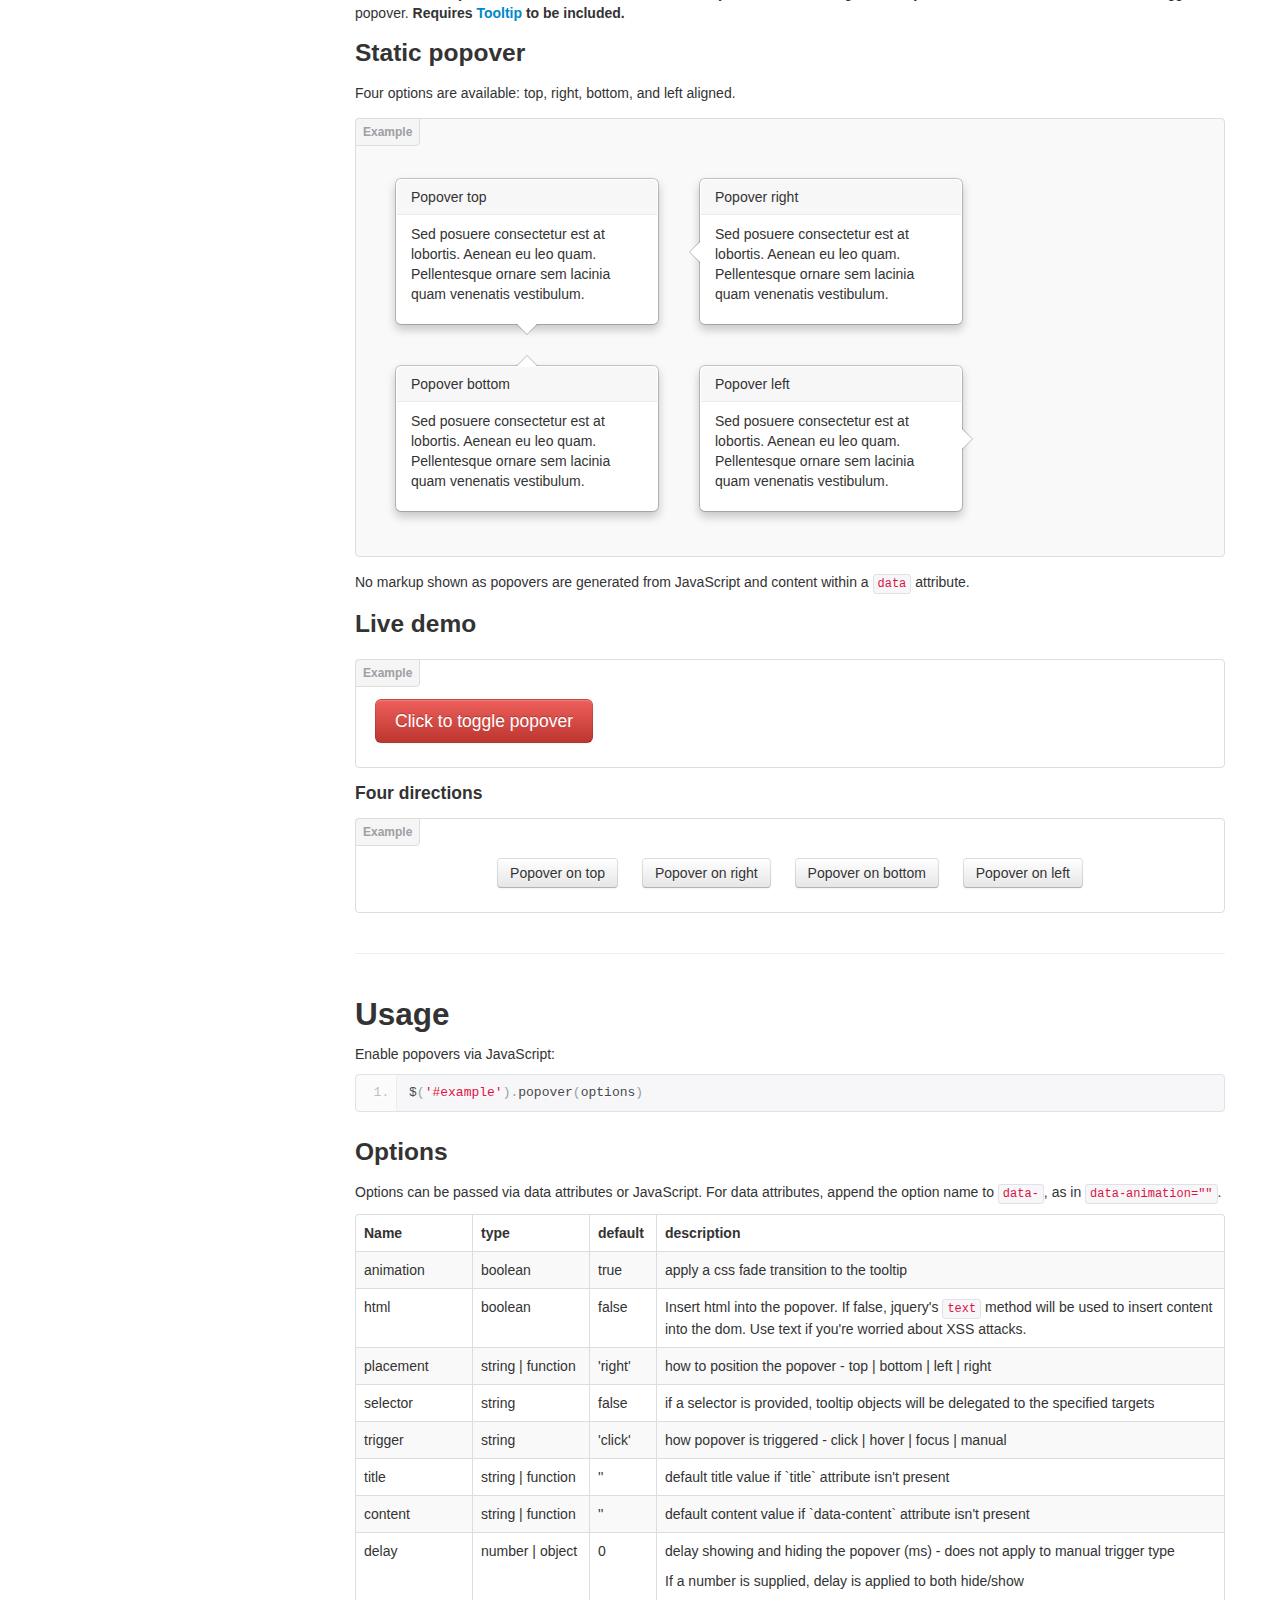
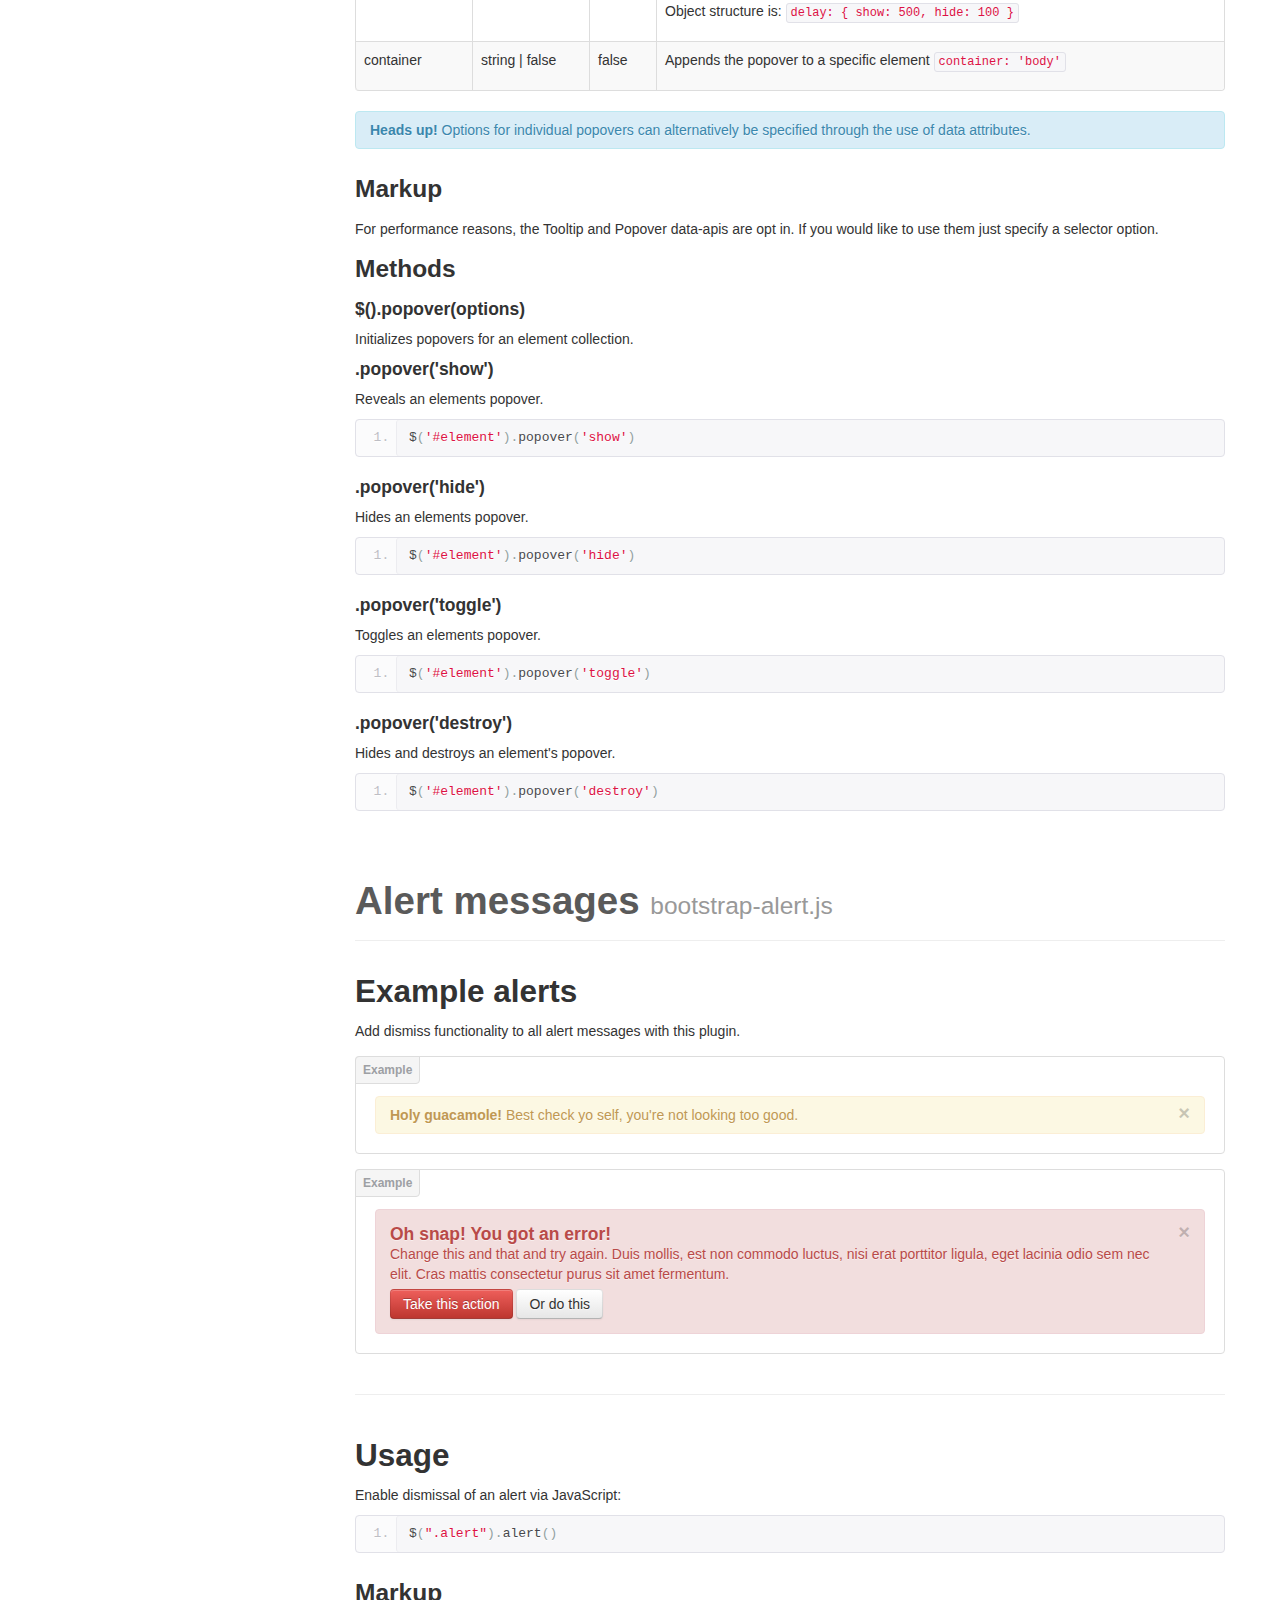
<file: components/bootstrap/docs/javascript.html>
<!DOCTYPE html>
<html lang="en">
  <head>
    <meta charset="utf-8">
    <title>Javascript · Bootstrap</title>
    <meta name="viewport" content="width=device-width, initial-scale=1.0">
    <meta name="description" content="">
    <meta name="author" content="">

    <!-- Le styles -->
    <link href="assets/css/bootstrap.css" rel="stylesheet">
    <link href="assets/css/bootstrap-responsive.css" rel="stylesheet">
    <link href="assets/css/docs.css" rel="stylesheet">
    <link href="assets/js/google-code-prettify/prettify.css" rel="stylesheet">

    <!-- Le HTML5 shim, for IE6-8 support of HTML5 elements -->
    <!--[if lt IE 9]>
      <script src="assets/js/html5shiv.js"></script>
    <![endif]-->

    <!-- Le fav and touch icons -->
    <link rel="apple-touch-icon-precomposed" sizes="144x144" href="assets/ico/apple-touch-icon-144-precomposed.png">
    <link rel="apple-touch-icon-precomposed" sizes="114x114" href="assets/ico/apple-touch-icon-114-precomposed.png">
      <link rel="apple-touch-icon-precomposed" sizes="72x72" href="assets/ico/apple-touch-icon-72-precomposed.png">
                    <link rel="apple-touch-icon-precomposed" href="assets/ico/apple-touch-icon-57-precomposed.png">
                                   <link rel="shortcut icon" href="assets/ico/favicon.png">

    <script type="text/javascript">
      var _gaq = _gaq || [];
      _gaq.push(['_setAccount', 'UA-146052-10']);
      _gaq.push(['_trackPageview']);
      (function() {
        var ga = document.createElement('script'); ga.type = 'text/javascript'; ga.async = true;
        ga.src = ('https:' == document.location.protocol ? 'https://ssl' : 'http://www') + '.google-analytics.com/ga.js';
        var s = document.getElementsByTagName('script')[0]; s.parentNode.insertBefore(ga, s);
      })();
    </script>
  </head>

  <body data-spy="scroll" data-target=".bs-docs-sidebar">

    <!-- Navbar
    ================================================== -->
    <div class="navbar navbar-inverse navbar-fixed-top">
      <div class="navbar-inner">
        <div class="container">
          <button type="button" class="btn btn-navbar" data-toggle="collapse" data-target=".nav-collapse">
            <span class="icon-bar"></span>
            <span class="icon-bar"></span>
            <span class="icon-bar"></span>
          </button>
          <a class="brand" href="./index.html">Bootstrap</a>
          <div class="nav-collapse collapse">
            <ul class="nav">
              <li class="">
                <a href="./index.html">Home</a>
              </li>
              <li class="">
                <a href="./getting-started.html">Get started</a>
              </li>
              <li class="">
                <a href="./scaffolding.html">Scaffolding</a>
              </li>
              <li class="">
                <a href="./base-css.html">Base CSS</a>
              </li>
              <li class="">
                <a href="./components.html">Components</a>
              </li>
              <li class="active">
                <a href="./javascript.html">JavaScript</a>
              </li>
              <li class="">
                <a href="./customize.html">Customize</a>
              </li>
            </ul>
          </div>
        </div>
      </div>
    </div>

<!-- Subhead
================================================== -->
<header class="jumbotron subhead">
  <div class="container">
    <h1>JavaScript</h1>
    <p class="lead">Bring Bootstrap's components to life&mdash;now with 13 custom jQuery plugins.
  </div>
</header>

  <div class="container">

    <!-- Docs nav
    ================================================== -->
    <div class="row">
      <div class="span3 bs-docs-sidebar">
        <ul class="nav nav-list bs-docs-sidenav">
          <li><a href="#overview"><i class="icon-chevron-right"></i> Overview</a></li>
          <li><a href="#transitions"><i class="icon-chevron-right"></i> Transitions</a></li>
          <li><a href="#modals"><i class="icon-chevron-right"></i> Modal</a></li>
          <li><a href="#dropdowns"><i class="icon-chevron-right"></i> Dropdown</a></li>
          <li><a href="#scrollspy"><i class="icon-chevron-right"></i> Scrollspy</a></li>
          <li><a href="#tabs"><i class="icon-chevron-right"></i> Tab</a></li>
          <li><a href="#tooltips"><i class="icon-chevron-right"></i> Tooltip</a></li>
          <li><a href="#popovers"><i class="icon-chevron-right"></i> Popover</a></li>
          <li><a href="#alerts"><i class="icon-chevron-right"></i> Alert</a></li>
          <li><a href="#buttons"><i class="icon-chevron-right"></i> Button</a></li>
          <li><a href="#collapse"><i class="icon-chevron-right"></i> Collapse</a></li>
          <li><a href="#carousel"><i class="icon-chevron-right"></i> Carousel</a></li>
          <li><a href="#typeahead"><i class="icon-chevron-right"></i> Typeahead</a></li>
          <li><a href="#affix"><i class="icon-chevron-right"></i> Affix</a></li>
        </ul>
      </div>
      <div class="span9">


        <!-- Overview
        ================================================== -->
        <section id="overview">
          <div class="page-header">
            <h1>JavaScript in Bootstrap</h1>
          </div>

          <h3>Individual or compiled</h3>
          <p>Plugins can be included individually (though some have required dependencies), or all at once. Both <strong>bootstrap.js</strong> and <strong>bootstrap.min.js</strong> contain all plugins in a single file.</p>

          <h3>Data attributes</h3>
          <p>You can use all Bootstrap plugins purely through the markup API without writing a single line of JavaScript. This is Bootstrap's first class API and should be your first consideration when using a plugin.</p>

          <p>That said, in some situations it may be desirable to turn this functionality off. Therefore, we also provide the ability to disable the data attribute API by unbinding all events on the body namespaced with `'data-api'`. This looks like this:
          <pre class="prettyprint linenums">$('body').off('.data-api')</pre>

          <p>Alternatively, to target a specific plugin, just include the plugin's name as a namespace along with the data-api namespace like this:</p>
          <pre class="prettyprint linenums">$('body').off('.alert.data-api')</pre>

          <h3>Programmatic API</h3>
          <p>We also believe you should be able to use all Bootstrap plugins purely through the JavaScript API. All public APIs are single, chainable methods, and return the collection acted upon.</p>
          <pre class="prettyprint linenums">$(".btn.danger").button("toggle").addClass("fat")</pre>
          <p>All methods should accept an optional options object, a string which targets a particular method, or nothing (which initiates a plugin with default behavior):</p>
<pre class="prettyprint linenums">
$("#myModal").modal()                       // initialized with defaults
$("#myModal").modal({ keyboard: false })   // initialized with no keyboard
$("#myModal").modal('show')                // initializes and invokes show immediately</p>
</pre>
          <p>Each plugin also exposes its raw constructor on a `Constructor` property: <code>$.fn.popover.Constructor</code>. If you'd like to get a particular plugin instance, retrieve it directly from an element: <code>$('[rel=popover]').data('popover')</code>.</p>

          <h3>No Conflict</h3>
          <p>Sometimes it is necessary to use Bootstrap plugins with other UI frameworks. In these circumstances,  namespace collisions can occasionally occur. If this happens, you may call <code>.noConflict</code> on the plugin you wish to revert the value of.</p>

<pre class="prettyprint linenums">
var bootstrapButton = $.fn.button.noConflict() // return $.fn.button to previously assigned value
$.fn.bootstrapBtn = bootstrapButton            // give $().bootstrapBtn the bootstrap functionality
</pre>

          <h3>Events</h3>
          <p>Bootstrap provides custom events for most plugin's unique actions. Generally, these come in an infinitive and past participle form - where the infinitive (ex. <code>show</code>) is triggered at the start of an event, and its past participle form (ex. <code>shown</code>) is trigger on the completion of an action.</p>
          <p>All infinitive events provide preventDefault functionality. This provides the ability to stop the execution of an action before it starts.</p>
<pre class="prettyprint linenums">
$('#myModal').on('show', function (e) {
    if (!data) return e.preventDefault() // stops modal from being shown
})
</pre>
        </section>



        <!-- Transitions
        ================================================== -->
        <section id="transitions">
          <div class="page-header">
            <h1>Transitions <small>bootstrap-transition.js</small></h1>
          </div>
          <h3>About transitions</h3>
          <p>For simple transition effects, include <strong>bootstrap-transition.js</strong> once alongside the other JS files. If you're using the compiled (or minified) <strong>bootstrap.js</strong>, there is no need to include this&mdash;it's already there.</p>
          <h3>Use cases</h3>
          <p>A few examples of the transition plugin:</p>
          <ul>
            <li>Sliding or fading in modals</li>
            <li>Fading out tabs</li>
            <li>Fading out alerts</li>
            <li>Sliding carousel panes</li>
          </ul>

        </section>



        <!-- Modal
        ================================================== -->
        <section id="modals">
          <div class="page-header">
            <h1>Modals <small>bootstrap-modal.js</small></h1>
          </div>


          <h2>Examples</h2>
          <p>Modals are streamlined, but flexible, dialog prompts with the minimum required functionality and smart defaults.</p>

          <h3>Static example</h3>
          <p>A rendered modal with header, body, and set of actions in the footer.</p>
          <div class="bs-docs-example" style="background-color: #f5f5f5;">
            <div class="modal" style="position: relative; top: auto; left: auto; right: auto; margin: 0 auto 20px; z-index: 1; max-width: 100%;">
              <div class="modal-header">
                <button type="button" class="close" data-dismiss="modal" aria-hidden="true">&times;</button>
                <h3>Modal header</h3>
              </div>
              <div class="modal-body">
                <p>One fine body&hellip;</p>
              </div>
              <div class="modal-footer">
                <a href="#" class="btn">Close</a>
                <a href="#" class="btn btn-primary">Save changes</a>
              </div>
            </div>
          </div>
<pre class="prettyprint linenums">
&lt;div class="modal hide fade"&gt;
  &lt;div class="modal-header"&gt;
    &lt;button type="button" class="close" data-dismiss="modal" aria-hidden="true"&gt;&amp;times;&lt;/button&gt;
    &lt;h3&gt;Modal header&lt;/h3&gt;
  &lt;/div&gt;
  &lt;div class="modal-body"&gt;
    &lt;p&gt;One fine body&hellip;&lt;/p&gt;
  &lt;/div&gt;
  &lt;div class="modal-footer"&gt;
    &lt;a href="#" class="btn"&gt;Close&lt;/a&gt;
    &lt;a href="#" class="btn btn-primary"&gt;Save changes&lt;/a&gt;
  &lt;/div&gt;
&lt;/div&gt;
</pre>

          <h3>Live demo</h3>
          <p>Toggle a modal via JavaScript by clicking the button below. It will slide down and fade in from the top of the page.</p>
          <!-- sample modal content -->
          <div id="myModal" class="modal hide fade" tabindex="-1" role="dialog" aria-labelledby="myModalLabel" aria-hidden="true">
            <div class="modal-header">
              <button type="button" class="close" data-dismiss="modal" aria-hidden="true">&times;</button>
              <h3 id="myModalLabel">Modal Heading</h3>
            </div>
            <div class="modal-body">
              <h4>Text in a modal</h4>
              <p>Duis mollis, est non commodo luctus, nisi erat porttitor ligula, eget lacinia odio sem.</p>

              <h4>Popover in a modal</h4>
              <p>This <a href="#" role="button" class="btn popover-test" title="A Title" data-content="And here's some amazing content. It's very engaging. right?">button</a> should trigger a popover on click.</p>

              <h4>Tooltips in a modal</h4>
              <p><a href="#" class="tooltip-test" title="Tooltip">This link</a> and <a href="#" class="tooltip-test" title="Tooltip">that link</a> should have tooltips on hover.</p>

              <hr>

              <h4>Overflowing text to show optional scrollbar</h4>
              <p>We set a fixed <code>max-height</code> on the <code>.modal-body</code>. Watch it overflow with all this extra lorem ipsum text we've included.</p>
              <p>Cras mattis consectetur purus sit amet fermentum. Cras justo odio, dapibus ac facilisis in, egestas eget quam. Morbi leo risus, porta ac consectetur ac, vestibulum at eros.</p>
              <p>Praesent commodo cursus magna, vel scelerisque nisl consectetur et. Vivamus sagittis lacus vel augue laoreet rutrum faucibus dolor auctor.</p>
              <p>Aenean lacinia bibendum nulla sed consectetur. Praesent commodo cursus magna, vel scelerisque nisl consectetur et. Donec sed odio dui. Donec ullamcorper nulla non metus auctor fringilla.</p>
              <p>Cras mattis consectetur purus sit amet fermentum. Cras justo odio, dapibus ac facilisis in, egestas eget quam. Morbi leo risus, porta ac consectetur ac, vestibulum at eros.</p>
              <p>Praesent commodo cursus magna, vel scelerisque nisl consectetur et. Vivamus sagittis lacus vel augue laoreet rutrum faucibus dolor auctor.</p>
              <p>Aenean lacinia bibendum nulla sed consectetur. Praesent commodo cursus magna, vel scelerisque nisl consectetur et. Donec sed odio dui. Donec ullamcorper nulla non metus auctor fringilla.</p>
            </div>
            <div class="modal-footer">
              <button class="btn" data-dismiss="modal">Close</button>
              <button class="btn btn-primary">Save changes</button>
            </div>
          </div>
          <div class="bs-docs-example" style="padding-bottom: 24px;">
            <a data-toggle="modal" href="#myModal" class="btn btn-primary btn-large">Launch demo modal</a>
          </div>
<pre class="prettyprint linenums">
&lt!-- Button to trigger modal --&gt;
&lt;a href="#myModal" role="button" class="btn" data-toggle="modal"&gt;Launch demo modal&lt;/a&gt;

&lt!-- Modal --&gt;
&lt;div id="myModal" class="modal hide fade" tabindex="-1" role="dialog" aria-labelledby="myModalLabel" aria-hidden="true"&gt;
  &lt;div class="modal-header"&gt;
    &lt;button type="button" class="close" data-dismiss="modal" aria-hidden="true"&gt;&times;&lt;/button&gt;
    &lt;h3 id="myModalLabel"&gt;Modal header&lt;/h3&gt;
  &lt;/div&gt;
  &lt;div class="modal-body"&gt;
    &lt;p&gt;One fine body&hellip;&lt;/p&gt;
  &lt;/div&gt;
  &lt;div class="modal-footer"&gt;
    &lt;button class="btn" data-dismiss="modal" aria-hidden="true"&gt;Close&lt;/button&gt;
    &lt;button class="btn btn-primary"&gt;Save changes&lt;/button&gt;
  &lt;/div&gt;
&lt;/div&gt;
</pre>


          <hr class="bs-docs-separator">


          <h2>Usage</h2>

          <h3>Via data attributes</h3>
          <p>Activate a modal without writing JavaScript. Set <code>data-toggle="modal"</code> on a controller element, like a button, along with a <code>data-target="#foo"</code> or <code>href="#foo"</code> to target a specific modal to toggle.</p>
          <pre class="prettyprint linenums">&lt;button type="button" data-toggle="modal" data-target="#myModal"&gt;Launch modal&lt;/button&gt;</pre>

          <h3>Via JavaScript</h3>
          <p>Call a modal with id <code>myModal</code> with a single line of JavaScript:</p>
          <pre class="prettyprint linenums">$('#myModal').modal(options)</pre>

          <h3>Options</h3>
          <p>Options can be passed via data attributes or JavaScript. For data attributes, append the option name to <code>data-</code>, as in <code>data-backdrop=""</code>.</p>
          <table class="table table-bordered table-striped">
            <thead>
             <tr>
               <th style="width: 100px;">Name</th>
               <th style="width: 50px;">type</th>
               <th style="width: 50px;">default</th>
               <th>description</th>
             </tr>
            </thead>
            <tbody>
             <tr>
               <td>backdrop</td>
               <td>boolean</td>
               <td>true</td>
               <td>Includes a modal-backdrop element. Alternatively, specify <code>static</code> for a backdrop which doesn't close the modal on click.</td>
             </tr>
             <tr>
               <td>keyboard</td>
               <td>boolean</td>
               <td>true</td>
               <td>Closes the modal when escape key is pressed</td>
             </tr>
             <tr>
               <td>show</td>
               <td>boolean</td>
               <td>true</td>
               <td>Shows the modal when initialized.</td>
             </tr>
             <tr>
               <td>remote</td>
               <td>path</td>
               <td>false</td>
               <td><p>If a remote url is provided, content will be loaded via jQuery's <code>load</code> method and injected into the <code>.modal-body</code>. If you're using the data api, you may alternatively use the <code>href</code> tag to specify the remote source. An example of this is shown below:</p>
              <pre class="prettyprint linenums"><code>&lt;a data-toggle="modal" href="remote.html" data-target="#modal"&gt;click me&lt;/a&gt;</code></pre></td>
             </tr>
            </tbody>
          </table>

          <h3>Methods</h3>
          <h4>.modal(options)</h4>
          <p>Activates your content as a modal. Accepts an optional options <code>object</code>.</p>
<pre class="prettyprint linenums">
$('#myModal').modal({
  keyboard: false
})
</pre>
          <h4>.modal('toggle')</h4>
          <p>Manually toggles a modal.</p>
          <pre class="prettyprint linenums">$('#myModal').modal('toggle')</pre>
          <h4>.modal('show')</h4>
          <p>Manually opens a modal.</p>
          <pre class="prettyprint linenums">$('#myModal').modal('show')</pre>
          <h4>.modal('hide')</h4>
          <p>Manually hides a modal.</p>
          <pre class="prettyprint linenums">$('#myModal').modal('hide')</pre>
          <h3>Events</h3>
          <p>Bootstrap's modal class exposes a few events for hooking into modal functionality.</p>
          <table class="table table-bordered table-striped">
            <thead>
             <tr>
               <th style="width: 150px;">Event</th>
               <th>Description</th>
             </tr>
            </thead>
            <tbody>
             <tr>
               <td>show</td>
               <td>This event fires immediately when the <code>show</code> instance method is called.</td>
             </tr>
             <tr>
               <td>shown</td>
               <td>This event is fired when the modal has been made visible to the user (will wait for css transitions to complete).</td>
             </tr>
             <tr>
               <td>hide</td>
               <td>This event is fired immediately when the <code>hide</code> instance method has been called.</td>
             </tr>
             <tr>
               <td>hidden</td>
               <td>This event is fired when the modal has finished being hidden from the user (will wait for css transitions to complete).</td>
             </tr>
            </tbody>
          </table>
<pre class="prettyprint linenums">
$('#myModal').on('hidden', function () {
  // do something…
})
</pre>
        </section>



        <!-- Dropdowns
        ================================================== -->
        <section id="dropdowns">
          <div class="page-header">
            <h1>Dropdowns <small>bootstrap-dropdown.js</small></h1>
          </div>


          <h2>Examples</h2>
          <p>Add dropdown menus to nearly anything with this simple plugin, including the navbar, tabs, and pills.</p>

          <h3>Within a navbar</h3>
          <div class="bs-docs-example">
            <div id="navbar-example" class="navbar navbar-static">
              <div class="navbar-inner">
                <div class="container" style="width: auto;">
                  <a class="brand" href="#">Project Name</a>
                  <ul class="nav" role="navigation">
                    <li class="dropdown">
                      <a id="drop1" href="#" role="button" class="dropdown-toggle" data-toggle="dropdown">Dropdown <b class="caret"></b></a>
                      <ul class="dropdown-menu" role="menu" aria-labelledby="drop1">
                        <li role="presentation"><a role="menuitem" tabindex="-1" href="http://google.com">Action</a></li>
                        <li role="presentation"><a role="menuitem" tabindex="-1" href="#anotherAction">Another action</a></li>
                        <li role="presentation"><a role="menuitem" tabindex="-1" href="#">Something else here</a></li>
                        <li role="presentation" class="divider"></li>
                        <li role="presentation"><a role="menuitem" tabindex="-1" href="#">Separated link</a></li>
                      </ul>
                    </li>
                    <li class="dropdown">
                      <a href="#" id="drop2" role="button" class="dropdown-toggle" data-toggle="dropdown">Dropdown 2 <b class="caret"></b></a>
                      <ul class="dropdown-menu" role="menu" aria-labelledby="drop2">
                        <li role="presentation"><a role="menuitem" tabindex="-1" href="#">Action</a></li>
                        <li role="presentation"><a role="menuitem" tabindex="-1" href="#">Another action</a></li>
                        <li role="presentation"><a role="menuitem" tabindex="-1" href="#">Something else here</a></li>
                        <li role="presentation" class="divider"></li>
                        <li role="presentation"><a role="menuitem" tabindex="-1" href="#">Separated link</a></li>
                      </ul>
                    </li>
                  </ul>
                  <ul class="nav pull-right">
                    <li id="fat-menu" class="dropdown">
                      <a href="#" id="drop3" role="button" class="dropdown-toggle" data-toggle="dropdown">Dropdown 3 <b class="caret"></b></a>
                      <ul class="dropdown-menu" role="menu" aria-labelledby="drop3">
                        <li role="presentation"><a role="menuitem" tabindex="-1" href="#">Action</a></li>
                        <li role="presentation"><a role="menuitem" tabindex="-1" href="#">Another action</a></li>
                        <li role="presentation"><a role="menuitem" tabindex="-1" href="#">Something else here</a></li>
                        <li role="presentation" class="divider"></li>
                        <li role="presentation"><a role="menuitem" tabindex="-1" href="#">Separated link</a></li>
                      </ul>
                    </li>
                  </ul>
                </div>
              </div>
            </div> <!-- /navbar-example -->
          </div> 

          <h3>Within tabs</h3>
          <div class="bs-docs-example">
            <ul class="nav nav-pills">
              <li class="active"><a href="#">Regular link</a></li>
              <li class="dropdown">
                <a class="dropdown-toggle" id="drop4" role="button" data-toggle="dropdown" href="#">Dropdown <b class="caret"></b></a>
                <ul id="menu1" class="dropdown-menu" role="menu" aria-labelledby="drop4">
                  <li role="presentation"><a role="menuitem" tabindex="-1" href="#">Action</a></li>
                  <li role="presentation"><a role="menuitem" tabindex="-1" href="#">Another action</a></li>
                  <li role="presentation"><a role="menuitem" tabindex="-1" href="#">Something else here</a></li>
                  <li role="presentation" class="divider"></li>
                  <li role="presentation"><a role="menuitem" tabindex="-1" href="#">Separated link</a></li>
                </ul>
              </li>
              <li class="dropdown">
                <a class="dropdown-toggle" id="drop5" role="button" data-toggle="dropdown" href="#">Dropdown 2 <b class="caret"></b></a>
                <ul id="menu2" class="dropdown-menu" role="menu" aria-labelledby="drop5">
                  <li role="presentation"><a role="menuitem" tabindex="-1" href="#">Action</a></li>
                  <li role="presentation"><a role="menuitem" tabindex="-1" href="#">Another action</a></li>
                  <li role="presentation"><a role="menuitem" tabindex="-1" href="#">Something else here</a></li>
                  <li role="presentation" class="divider"></li>
                  <li role="presentation"><a role="menuitem" tabindex="-1" href="#">Separated link</a></li>
                </ul>
              </li>
              <li class="dropdown">
                <a class="dropdown-toggle" id="drop5" role="button" data-toggle="dropdown" href="#">Dropdown 3 <b class="caret"></b></a>
                <ul id="menu3" class="dropdown-menu" role="menu" aria-labelledby="drop5">
                  <li role="presentation"><a role="menuitem" tabindex="-1" href="#">Action</a></li>
                  <li role="presentation"><a role="menuitem" tabindex="-1" href="#">Another action</a></li>
                  <li role="presentation"><a role="menuitem" tabindex="-1" href="#">Something else here</a></li>
                  <li role="presentation" class="divider"></li>
                  <li role="presentation"><a role="menuitem" tabindex="-1" href="#">Separated link</a></li>
                </ul>
              </li>
            </ul> <!-- /tabs -->
          </div> 


          <hr class="bs-docs-separator">


          <h2>Usage</h2>

          <h3>Via data attributes</h3>
          <p>Add <code>data-toggle="dropdown"</code> to a link or button to toggle a dropdown.</p>
<pre class="prettyprint linenums">
&lt;div class="dropdown"&gt;
  &lt;a class="dropdown-toggle" data-toggle="dropdown" href="#"&gt;Dropdown trigger&lt;/a&gt;
  &lt;ul class="dropdown-menu" role="menu" aria-labelledby="dLabel"&gt;
    ...
  &lt;/ul&gt;
&lt;/div&gt;
</pre>
          <p>To keep URLs intact, use the <code>data-target</code> attribute instead of <code>href="#"</code>.</p>
<pre class="prettyprint linenums">
&lt;div class="dropdown"&gt;
  &lt;a class="dropdown-toggle" id="dLabel" role="button" data-toggle="dropdown" data-target="#" href="/page.html"&gt;
    Dropdown
    &lt;b class="caret"&gt;&lt;/b&gt;
  &lt;/a&gt;
  &lt;ul class="dropdown-menu" role="menu" aria-labelledby="dLabel"&gt;
    ...
  &lt;/ul&gt;
&lt;/div&gt;
</pre>

          <h3>Via JavaScript</h3>
          <p>Call the dropdowns via JavaScript:</p>
          <pre class="prettyprint linenums">$('.dropdown-toggle').dropdown()</pre>

          <h3>Options</h3>
          <p><em>None</em></p>

          <h3>Methods</h3>
          <h4>$().dropdown('toggle')</h4>
          <p>A programmatic api for toggling menus for a given navbar or tabbed navigation.</p>
        </section>



        <!-- ScrollSpy
        ================================================== -->
        <section id="scrollspy">
          <div class="page-header">
            <h1>ScrollSpy <small>bootstrap-scrollspy.js</small></h1>
          </div>


          <h2>Example in navbar</h2>
          <p>The ScrollSpy plugin is for automatically updating nav targets based on scroll position. Scroll the area below the navbar and watch the active class change. The dropdown sub items will be highlighted as well.</p>
          <div class="bs-docs-example">
            <div id="navbarExample" class="navbar navbar-static">
              <div class="navbar-inner">
                <div class="container" style="width: auto;">
                  <a class="brand" href="#">Project Name</a>
                  <ul class="nav">
                    <li><a href="#fat">@fat</a></li>
                    <li><a href="#mdo">@mdo</a></li>
                    <li class="dropdown">
                      <a href="#" class="dropdown-toggle" data-toggle="dropdown">Dropdown <b class="caret"></b></a>
                      <ul class="dropdown-menu">
                        <li><a href="#one">one</a></li>
                        <li><a href="#two">two</a></li>
                        <li class="divider"></li>
                        <li><a href="#three">three</a></li>
                      </ul>
                    </li>
                  </ul>
                </div>
              </div>
            </div>
            <div data-spy="scroll" data-target="#navbarExample" data-offset="0" class="scrollspy-example">
              <h4 id="fat">@fat</h4>
              <p>Ad leggings keytar, brunch id art party dolor labore. Pitchfork yr enim lo-fi before they sold out qui. Tumblr farm-to-table bicycle rights whatever. Anim keffiyeh carles cardigan. Velit seitan mcsweeney's photo booth 3 wolf moon irure. Cosby sweater lomo jean shorts, williamsburg hoodie minim qui you probably haven't heard of them et cardigan trust fund culpa biodiesel wes anderson aesthetic. Nihil tattooed accusamus, cred irony biodiesel keffiyeh artisan ullamco consequat.</p>
              <h4 id="mdo">@mdo</h4>
              <p>Veniam marfa mustache skateboard, adipisicing fugiat velit pitchfork beard. Freegan beard aliqua cupidatat mcsweeney's vero. Cupidatat four loko nisi, ea helvetica nulla carles. Tattooed cosby sweater food truck, mcsweeney's quis non freegan vinyl. Lo-fi wes anderson +1 sartorial. Carles non aesthetic exercitation quis gentrify. Brooklyn adipisicing craft beer vice keytar deserunt.</p>
              <h4 id="one">one</h4>
              <p>Occaecat commodo aliqua delectus. Fap craft beer deserunt skateboard ea. Lomo bicycle rights adipisicing banh mi, velit ea sunt next level locavore single-origin coffee in magna veniam. High life id vinyl, echo park consequat quis aliquip banh mi pitchfork. Vero VHS est adipisicing. Consectetur nisi DIY minim messenger bag. Cred ex in, sustainable delectus consectetur fanny pack iphone.</p>
              <h4 id="two">two</h4>
              <p>In incididunt echo park, officia deserunt mcsweeney's proident master cleanse thundercats sapiente veniam. Excepteur VHS elit, proident shoreditch +1 biodiesel laborum craft beer. Single-origin coffee wayfarers irure four loko, cupidatat terry richardson master cleanse. Assumenda you probably haven't heard of them art party fanny pack, tattooed nulla cardigan tempor ad. Proident wolf nesciunt sartorial keffiyeh eu banh mi sustainable. Elit wolf voluptate, lo-fi ea portland before they sold out four loko. Locavore enim nostrud mlkshk brooklyn nesciunt.</p>
              <h4 id="three">three</h4>
              <p>Ad leggings keytar, brunch id art party dolor labore. Pitchfork yr enim lo-fi before they sold out qui. Tumblr farm-to-table bicycle rights whatever. Anim keffiyeh carles cardigan. Velit seitan mcsweeney's photo booth 3 wolf moon irure. Cosby sweater lomo jean shorts, williamsburg hoodie minim qui you probably haven't heard of them et cardigan trust fund culpa biodiesel wes anderson aesthetic. Nihil tattooed accusamus, cred irony biodiesel keffiyeh artisan ullamco consequat.</p>
              <p>Keytar twee blog, culpa messenger bag marfa whatever delectus food truck. Sapiente synth id assumenda. Locavore sed helvetica cliche irony, thundercats you probably haven't heard of them consequat hoodie gluten-free lo-fi fap aliquip. Labore elit placeat before they sold out, terry richardson proident brunch nesciunt quis cosby sweater pariatur keffiyeh ut helvetica artisan. Cardigan craft beer seitan readymade velit. VHS chambray laboris tempor veniam. Anim mollit minim commodo ullamco thundercats.
              </p>
            </div>
          </div>


          <hr class="bs-docs-separator">


          <h2>Usage</h2>

          <h3>Via data attributes</h3>
          <p>To easily add scrollspy behavior to your topbar navigation, just add <code>data-spy="scroll"</code> to the element you want to spy on (most typically this would be the body) and <code>data-target=".navbar"</code> to select which nav to use. You'll want to use scrollspy with a <code>.nav</code> component.</p>
          <pre class="prettyprint linenums">&lt;body data-spy="scroll" data-target=".navbar"&gt;...&lt;/body&gt;</pre>

          <h3>Via JavaScript</h3>
          <p>Call the scrollspy via JavaScript:</p>
          <pre class="prettyprint linenums">$('#navbar').scrollspy()</pre>

          <div class="alert alert-info">
            <strong>Heads up!</strong>
            Navbar links must have resolvable id targets. For example, a <code>&lt;a href="#home"&gt;home&lt;/a&gt;</code> must correspond to something in the dom like <code>&lt;div id="home"&gt;&lt;/div&gt;</code>.
          </div>

          <h3>Methods</h3>
          <h4>.scrollspy('refresh')</h4>
          <p>When using scrollspy in conjunction with adding or removing of elements from the DOM, you'll need to call the refresh method like so:</p>
<pre class="prettyprint linenums">
$('[data-spy="scroll"]').each(function () {
  var $spy = $(this).scrollspy('refresh')
});
</pre>

          <h3>Options</h3>
          <p>Options can be passed via data attributes or JavaScript. For data attributes, append the option name to <code>data-</code>, as in <code>data-offset=""</code>.</p>
          <table class="table table-bordered table-striped">
            <thead>
             <tr>
               <th style="width: 100px;">Name</th>
               <th style="width: 100px;">type</th>
               <th style="width: 50px;">default</th>
               <th>description</th>
             </tr>
            </thead>
            <tbody>
             <tr>
               <td>offset</td>
               <td>number</td>
               <td>10</td>
               <td>Pixels to offset from top when calculating position of scroll.</td>
             </tr>
            </tbody>
          </table>

          <h3>Events</h3>
          <table class="table table-bordered table-striped">
            <thead>
             <tr>
               <th style="width: 150px;">Event</th>
               <th>Description</th>
             </tr>
            </thead>
            <tbody>
             <tr>
               <td>activate</td>
               <td>This event fires whenever a new item becomes activated by the scrollspy.</td>
            </tr>
            </tbody>
          </table>
        </section>



        <!-- Tabs
        ================================================== -->
        <section id="tabs">
          <div class="page-header">
            <h1>Togglable tabs <small>bootstrap-tab.js</small></h1>
          </div>


          <h2>Example tabs</h2>
          <p>Add quick, dynamic tab functionality to transition through panes of local content, even via dropdown menus.</p>
          <div class="bs-docs-example">
            <ul id="myTab" class="nav nav-tabs">
              <li class="active"><a href="#home" data-toggle="tab">Home</a></li>
              <li><a href="#profile" data-toggle="tab">Profile</a></li>
              <li class="dropdown">
                <a href="#" class="dropdown-toggle" data-toggle="dropdown">Dropdown <b class="caret"></b></a>
                <ul class="dropdown-menu">
                  <li><a href="#dropdown1" data-toggle="tab">@fat</a></li>
                  <li><a href="#dropdown2" data-toggle="tab">@mdo</a></li>
                </ul>
              </li>
            </ul>
            <div id="myTabContent" class="tab-content">
              <div class="tab-pane fade in active" id="home">
                <p>Raw denim you probably haven't heard of them jean shorts Austin. Nesciunt tofu stumptown aliqua, retro synth master cleanse. Mustache cliche tempor, williamsburg carles vegan helvetica. Reprehenderit butcher retro keffiyeh dreamcatcher synth. Cosby sweater eu banh mi, qui irure terry richardson ex squid. Aliquip placeat salvia cillum iphone. Seitan aliquip quis cardigan american apparel, butcher voluptate nisi qui.</p>
              </div>
              <div class="tab-pane fade" id="profile">
                <p>Food truck fixie locavore, accusamus mcsweeney's marfa nulla single-origin coffee squid. Exercitation +1 labore velit, blog sartorial PBR leggings next level wes anderson artisan four loko farm-to-table craft beer twee. Qui photo booth letterpress, commodo enim craft beer mlkshk aliquip jean shorts ullamco ad vinyl cillum PBR. Homo nostrud organic, assumenda labore aesthetic magna delectus mollit. Keytar helvetica VHS salvia yr, vero magna velit sapiente labore stumptown. Vegan fanny pack odio cillum wes anderson 8-bit, sustainable jean shorts beard ut DIY ethical culpa terry richardson biodiesel. Art party scenester stumptown, tumblr butcher vero sint qui sapiente accusamus tattooed echo park.</p>
              </div>
              <div class="tab-pane fade" id="dropdown1">
                <p>Etsy mixtape wayfarers, ethical wes anderson tofu before they sold out mcsweeney's organic lomo retro fanny pack lo-fi farm-to-table readymade. Messenger bag gentrify pitchfork tattooed craft beer, iphone skateboard locavore carles etsy salvia banksy hoodie helvetica. DIY synth PBR banksy irony. Leggings gentrify squid 8-bit cred pitchfork. Williamsburg banh mi whatever gluten-free, carles pitchfork biodiesel fixie etsy retro mlkshk vice blog. Scenester cred you probably haven't heard of them, vinyl craft beer blog stumptown. Pitchfork sustainable tofu synth chambray yr.</p>
              </div>
              <div class="tab-pane fade" id="dropdown2">
                <p>Trust fund seitan letterpress, keytar raw denim keffiyeh etsy art party before they sold out master cleanse gluten-free squid scenester freegan cosby sweater. Fanny pack portland seitan DIY, art party locavore wolf cliche high life echo park Austin. Cred vinyl keffiyeh DIY salvia PBR, banh mi before they sold out farm-to-table VHS viral locavore cosby sweater. Lomo wolf viral, mustache readymade thundercats keffiyeh craft beer marfa ethical. Wolf salvia freegan, sartorial keffiyeh echo park vegan.</p>
              </div>
            </div>
          </div>


          <hr class="bs-docs-separator">


          <h2>Usage</h2>
          <p>Enable tabbable tabs via JavaScript (each tab needs to be activated individually):</p>
<pre class="prettyprint linenums">
$('#myTab a').click(function (e) {
  e.preventDefault();
  $(this).tab('show');
})</pre>
          <p>You can activate individual tabs in several ways:</p>
<pre class="prettyprint linenums">
$('#myTab a[href="#profile"]').tab('show'); // Select tab by name
$('#myTab a:first').tab('show'); // Select first tab
$('#myTab a:last').tab('show'); // Select last tab
$('#myTab li:eq(2) a').tab('show'); // Select third tab (0-indexed)
</pre>

          <h3>Markup</h3>
          <p>You can activate a tab or pill navigation without writing any JavaScript by simply specifying <code>data-toggle="tab"</code> or <code>data-toggle="pill"</code> on an element. Adding the <code>nav</code> and <code>nav-tabs</code> classes to the tab <code>ul</code> will apply the Bootstrap tab styling.</p>
<pre class="prettyprint linenums">
&lt;ul class="nav nav-tabs"&gt;
  &lt;li&gt;&lt;a href="#home" data-toggle="tab"&gt;Home&lt;/a&gt;&lt;/li&gt;
  &lt;li&gt;&lt;a href="#profile" data-toggle="tab"&gt;Profile&lt;/a&gt;&lt;/li&gt;
  &lt;li&gt;&lt;a href="#messages" data-toggle="tab"&gt;Messages&lt;/a&gt;&lt;/li&gt;
  &lt;li&gt;&lt;a href="#settings" data-toggle="tab"&gt;Settings&lt;/a&gt;&lt;/li&gt;
&lt;/ul&gt;</pre>

          <h3>Methods</h3>
          <h4>$().tab</h4>
          <p>
            Activates a tab element and content container. Tab should have either a <code>data-target</code> or an <code>href</code> targeting a container node in the DOM.
          </p>
<pre class="prettyprint linenums">
&lt;ul class="nav nav-tabs" id="myTab"&gt;
  &lt;li class="active"&gt;&lt;a href="#home"&gt;Home&lt;/a&gt;&lt;/li&gt;
  &lt;li&gt;&lt;a href="#profile"&gt;Profile&lt;/a&gt;&lt;/li&gt;
  &lt;li&gt;&lt;a href="#messages"&gt;Messages&lt;/a&gt;&lt;/li&gt;
  &lt;li&gt;&lt;a href="#settings"&gt;Settings&lt;/a&gt;&lt;/li&gt;
&lt;/ul&gt;

&lt;div class="tab-content"&gt;
  &lt;div class="tab-pane active" id="home"&gt;...&lt;/div&gt;
  &lt;div class="tab-pane" id="profile"&gt;...&lt;/div&gt;
  &lt;div class="tab-pane" id="messages"&gt;...&lt;/div&gt;
  &lt;div class="tab-pane" id="settings"&gt;...&lt;/div&gt;
&lt;/div&gt;

&lt;script&gt;
  $(function () {
    $('#myTab a:last').tab('show');
  })
&lt;/script&gt;
</pre>

          <h3>Events</h3>
          <table class="table table-bordered table-striped">
            <thead>
             <tr>
               <th style="width: 150px;">Event</th>
               <th>Description</th>
             </tr>
            </thead>
            <tbody>
             <tr>
               <td>show</td>
               <td>This event fires on tab show, but before the new tab has been shown. Use <code>event.target</code> and <code>event.relatedTarget</code> to target the active tab and the previous active tab (if available) respectively.</td>
            </tr>
            <tr>
               <td>shown</td>
               <td>This event fires on tab show after a tab has been shown. Use <code>event.target</code> and <code>event.relatedTarget</code> to target the active tab and the previous active tab (if available) respectively.</td>
             </tr>
            </tbody>
          </table>
<pre class="prettyprint linenums">
$('a[data-toggle="tab"]').on('shown', function (e) {
  e.target // activated tab
  e.relatedTarget // previous tab
})
</pre>
        </section>


        <!-- Tooltips
        ================================================== -->
        <section id="tooltips">
          <div class="page-header">
            <h1>Tooltips <small>bootstrap-tooltip.js</small></h1>
          </div>


          <h2>Examples</h2>
          <p>Inspired by the excellent jQuery.tipsy plugin written by Jason Frame; Tooltips are an updated version, which don't rely on images, use CSS3 for animations, and data-attributes for local title storage.</p>
          <p>For performance reasons, the tooltip and popover data-apis are opt in, meaning <strong>you must initialize them yourself</strong>.</p>
          <p>Hover over the links below to see tooltips:</p>
          <div class="bs-docs-example tooltip-demo">
            <p class="muted" style="margin-bottom: 0;">Tight pants next level keffiyeh <a href="#" data-toggle="tooltip" title="Default tooltip">you probably</a> haven't heard of them. Photo booth beard raw denim letterpress vegan messenger bag stumptown. Farm-to-table seitan, mcsweeney's fixie sustainable quinoa 8-bit american apparel <a href="#" data-toggle="tooltip" title="Another tooltip">have a</a> terry richardson vinyl chambray. Beard stumptown, cardigans banh mi lomo thundercats. Tofu biodiesel williamsburg marfa, four loko mcsweeney's cleanse vegan chambray. A really ironic artisan <a href="#" data-toggle="tooltip" title="A much longer tooltip belongs right here to demonstrate the max-width we apply.">whatever keytar</a>, scenester farm-to-table banksy Austin <a href="#" data-toggle="tooltip" title="The last tip!">twitter handle</a> freegan cred raw denim single-origin coffee viral.
            </p>
          </div>

          <h3>Four directions</h3>
          <div class="bs-docs-example tooltip-demo">
            <ul class="bs-docs-tooltip-examples">
              <li><a href="#" data-toggle="tooltip" data-placement="top" title="Tooltip on top">Tooltip on top</a></li>
              <li><a href="#" data-toggle="tooltip" data-placement="right" title="Tooltip on right">Tooltip on right</a></li>
              <li><a href="#" data-toggle="tooltip" data-placement="bottom" title="Tooltip on bottom">Tooltip on bottom</a></li>
              <li><a href="#" data-toggle="tooltip" data-placement="left" title="Tooltip on left">Tooltip on left</a></li>
            </ul>
          </div>


          <h3>Tooltips in input groups</h3>
          <p>When using tooltips and popovers with the Bootstrap input groups, you'll have to set the <code>container</code> (documented below) option to avoid unwanted side effects.</p>

          <hr class="bs-docs-separator">


          <h2>Usage</h2>
          <p>Trigger the tooltip via JavaScript:</p>
          <pre class="prettyprint linenums">$('#example').tooltip(options)</pre>

          <h3>Options</h3>
          <p>Options can be passed via data attributes or JavaScript. For data attributes, append the option name to <code>data-</code>, as in <code>data-animation=""</code>.</p>
          <table class="table table-bordered table-striped">
            <thead>
             <tr>
               <th style="width: 100px;">Name</th>
               <th style="width: 100px;">type</th>
               <th style="width: 50px;">default</th>
               <th>description</th>
             </tr>
            </thead>
            <tbody>
             <tr>
               <td>animation</td>
               <td>boolean</td>
               <td>true</td>
               <td>apply a css fade transition to the tooltip</td>
             </tr>
             <tr>
               <td>html</td>
               <td>boolean</td>
               <td>false</td>
               <td>Insert html into the tooltip. If false, jquery's <code>text</code> method will be used to insert content into the dom. Use text if you're worried about XSS attacks.</td>
             </tr>
             <tr>
               <td>placement</td>
               <td>string | function</td>
               <td>'top'</td>
               <td>how to position the tooltip - top | bottom | left | right</td>
             </tr>
             <tr>
               <td>selector</td>
               <td>string</td>
               <td>false</td>
               <td>If a selector is provided, tooltip objects will be delegated to the specified targets.</td>
             </tr>
             <tr>
               <td>title</td>
               <td>string | function</td>
               <td>''</td>
               <td>default title value if `title` tag isn't present</td>
             </tr>
             <tr>
               <td>trigger</td>
               <td>string</td>
               <td>'hover focus'</td>
               <td>how tooltip is triggered - click | hover | focus | manual. Note you case pass trigger mutliple, space seperated, trigger types.</td>
             </tr>
             <tr>
               <td>delay</td>
               <td>number | object</td>
               <td>0</td>
               <td>
                <p>delay showing and hiding the tooltip (ms) - does not apply to manual trigger type</p>
                <p>If a number is supplied, delay is applied to both hide/show</p>
                <p>Object structure is: <code>delay: { show: 500, hide: 100 }</code></p>
               </td>
             </tr>
             <tr>
               <td>container</td>
               <td>string | false</td>
               <td>false</td>
               <td>
                <p>Appends the tooltip to a specific element <code>container: 'body'</code></p>
               </td>
             </tr>
            </tbody>
          </table>
          <div class="alert alert-info">
            <strong>Heads up!</strong>
            Options for individual tooltips can alternatively be specified through the use of data attributes.
          </div>

          <h3>Markup</h3>
          <pre class="prettyprint linenums">&lt;a href="#" data-toggle="tooltip" title="first tooltip"&gt;hover over me&lt;/a&gt;</pre>

          <h3>Methods</h3>
          <h4>$().tooltip(options)</h4>
          <p>Attaches a tooltip handler to an element collection.</p>
          <h4>.tooltip('show')</h4>
          <p>Reveals an element's tooltip.</p>
          <pre class="prettyprint linenums">$('#element').tooltip('show')</pre>
          <h4>.tooltip('hide')</h4>
          <p>Hides an element's tooltip.</p>
          <pre class="prettyprint linenums">$('#element').tooltip('hide')</pre>
          <h4>.tooltip('toggle')</h4>
          <p>Toggles an element's tooltip.</p>
          <pre class="prettyprint linenums">$('#element').tooltip('toggle')</pre>
          <h4>.tooltip('destroy')</h4>
          <p>Hides and destroys an element's tooltip.</p>
          <pre class="prettyprint linenums">$('#element').tooltip('destroy')</pre>
        </section>



      <!-- Popovers
      ================================================== -->
      <section id="popovers">
        <div class="page-header">
          <h1>Popovers <small>bootstrap-popover.js</small></h1>
        </div>

        <h2>Examples</h2>
        <p>Add small overlays of content, like those on the iPad, to any element for housing secondary information. Hover over the button to trigger the popover. <strong>Requires <a href="#tooltips">Tooltip</a> to be included.</strong></p>

        <h3>Static popover</h3>
        <p>Four options are available: top, right, bottom, and left aligned.</p>
        <div class="bs-docs-example bs-docs-example-popover">
          <div class="popover top">
            <div class="arrow"></div>
            <h3 class="popover-title">Popover top</h3>
            <div class="popover-content">
              <p>Sed posuere consectetur est at lobortis. Aenean eu leo quam. Pellentesque ornare sem lacinia quam venenatis vestibulum.</p>
            </div>
          </div>

          <div class="popover right">
            <div class="arrow"></div>
            <h3 class="popover-title">Popover right</h3>
            <div class="popover-content">
              <p>Sed posuere consectetur est at lobortis. Aenean eu leo quam. Pellentesque ornare sem lacinia quam venenatis vestibulum.</p>
            </div>
          </div>

          <div class="popover bottom">
            <div class="arrow"></div>
            <h3 class="popover-title">Popover bottom</h3>
            <div class="popover-content">
              <p>Sed posuere consectetur est at lobortis. Aenean eu leo quam. Pellentesque ornare sem lacinia quam venenatis vestibulum.</p>
            </div>
          </div>

          <div class="popover left">
            <div class="arrow"></div>
            <h3 class="popover-title">Popover left</h3>
            <div class="popover-content">
              <p>Sed posuere consectetur est at lobortis. Aenean eu leo quam. Pellentesque ornare sem lacinia quam venenatis vestibulum.</p>
            </div>
          </div>

          <div class="clearfix"></div>
        </div>
        <p>No markup shown as popovers are generated from JavaScript and content within a <code>data</code> attribute.</p>

        <h3>Live demo</h3>
        <div class="bs-docs-example" style="padding-bottom: 24px;">
          <a href="#" class="btn btn-large btn-danger" data-toggle="popover" title="A Title" data-content="And here's some amazing content. It's very engaging. right?">Click to toggle popover</a>
        </div>

        <h4>Four directions</h4>
        <div class="bs-docs-example tooltip-demo">
          <ul class="bs-docs-tooltip-examples">
            <li><a href="#" class="btn" data-toggle="popover" data-placement="top" data-content="Vivamus sagittis lacus vel augue laoreet rutrum faucibus." title="Popover on top">Popover on top</a></li>
            <li><a href="#" class="btn" data-toggle="popover" data-placement="right" data-content="Vivamus sagittis lacus vel augue laoreet rutrum faucibus." title="Popover on right">Popover on right</a></li>
            <li><a href="#" class="btn" data-toggle="popover" data-placement="bottom" data-content="Vivamus sagittis lacus vel augue laoreet rutrum faucibus." title="Popover on bottom">Popover on bottom</a></li>
            <li><a href="#" class="btn" data-toggle="popover" data-placement="left" data-content="Vivamus sagittis lacus vel augue laoreet rutrum faucibus." title="Popover on left">Popover on left</a></li>
          </ul>
        </div>


        <hr class="bs-docs-separator">


        <h2>Usage</h2>
        <p>Enable popovers via JavaScript:</p>
        <pre class="prettyprint linenums">$('#example').popover(options)</pre>

        <h3>Options</h3>
        <p>Options can be passed via data attributes or JavaScript. For data attributes, append the option name to <code>data-</code>, as in <code>data-animation=""</code>.</p>
        <table class="table table-bordered table-striped">
          <thead>
           <tr>
             <th style="width: 100px;">Name</th>
             <th style="width: 100px;">type</th>
             <th style="width: 50px;">default</th>
             <th>description</th>
           </tr>
          </thead>
          <tbody>
           <tr>
             <td>animation</td>
             <td>boolean</td>
             <td>true</td>
             <td>apply a css fade transition to the tooltip</td>
           </tr>
           <tr>
             <td>html</td>
             <td>boolean</td>
             <td>false</td>
             <td>Insert html into the popover. If false, jquery's <code>text</code> method will be used to insert content into the dom. Use text if you're worried about XSS attacks.</td>
           </tr>
           <tr>
             <td>placement</td>
             <td>string | function</td>
             <td>'right'</td>
             <td>how to position the popover - top | bottom | left | right</td>
           </tr>
           <tr>
             <td>selector</td>
             <td>string</td>
             <td>false</td>
             <td>if a selector is provided, tooltip objects will be delegated to the specified targets</td>
           </tr>
           <tr>
             <td>trigger</td>
             <td>string</td>
             <td>'click'</td>
             <td>how popover is triggered - click | hover | focus | manual</td>
           </tr>
           <tr>
             <td>title</td>
             <td>string | function</td>
             <td>''</td>
             <td>default title value if `title` attribute isn't present</td>
           </tr>
           <tr>
             <td>content</td>
             <td>string | function</td>
             <td>''</td>
             <td>default content value if `data-content` attribute isn't present</td>
           </tr>
           <tr>
             <td>delay</td>
             <td>number | object</td>
             <td>0</td>
             <td>
              <p>delay showing and hiding the popover (ms) - does not apply to manual trigger type</p>
              <p>If a number is supplied, delay is applied to both hide/show</p>
              <p>Object structure is: <code>delay: { show: 500, hide: 100 }</code></p>
             </td>
           </tr>
           <tr>
             <td>container</td>
             <td>string | false</td>
             <td>false</td>
             <td>
              <p>Appends the popover to a specific element <code>container: 'body'</code></p>
             </td>
           </tr>
          </tbody>
        </table>
        <div class="alert alert-info">
          <strong>Heads up!</strong>
          Options for individual popovers can alternatively be specified through the use of data attributes.
        </div>

        <h3>Markup</h3>
        <p>For performance reasons, the Tooltip and Popover data-apis are opt in. If you would like to use them just specify a selector option.</p>

        <h3>Methods</h3>
        <h4>$().popover(options)</h4>
        <p>Initializes popovers for an element collection.</p>
        <h4>.popover('show')</h4>
        <p>Reveals an elements popover.</p>
        <pre class="prettyprint linenums">$('#element').popover('show')</pre>
        <h4>.popover('hide')</h4>
        <p>Hides an elements popover.</p>
        <pre class="prettyprint linenums">$('#element').popover('hide')</pre>
        <h4>.popover('toggle')</h4>
        <p>Toggles an elements popover.</p>
        <pre class="prettyprint linenums">$('#element').popover('toggle')</pre>
        <h4>.popover('destroy')</h4>
        <p>Hides and destroys an element's popover.</p>
        <pre class="prettyprint linenums">$('#element').popover('destroy')</pre>
      </section>



      <!-- Alert
      ================================================== -->
      <section id="alerts">
        <div class="page-header">
          <h1>Alert messages <small>bootstrap-alert.js</small></h1>
        </div>


        <h2>Example alerts</h2>
        <p>Add dismiss functionality to all alert messages with this plugin.</p>
        <div class="bs-docs-example">
          <div class="alert fade in">
            <button type="button" class="close" data-dismiss="alert">&times;</button>
            <strong>Holy guacamole!</strong> Best check yo self, you're not looking too good.
          </div>
        </div>

        <div class="bs-docs-example">
          <div class="alert alert-block alert-error fade in">
            <button type="button" class="close" data-dismiss="alert">&times;</button>
            <h4 class="alert-heading">Oh snap! You got an error!</h4>
            <p>Change this and that and try again. Duis mollis, est non commodo luctus, nisi erat porttitor ligula, eget lacinia odio sem nec elit. Cras mattis consectetur purus sit amet fermentum.</p>
            <p>
              <a class="btn btn-danger" href="#">Take this action</a> <a class="btn" href="#">Or do this</a>
            </p>
          </div>
        </div>


        <hr class="bs-docs-separator">


        <h2>Usage</h2>
        <p>Enable dismissal of an alert via JavaScript:</p>
        <pre class="prettyprint linenums">$(".alert").alert()</pre>

        <h3>Markup</h3>
        <p>Just add <code>data-dismiss="alert"</code> to your close button to automatically give an alert close functionality.</p>
        <pre class="prettyprint linenums">&lt;a class="close" data-dismiss="alert" href="#"&gt;&amp;times;&lt;/a&gt;</pre>

        <h3>Methods</h3>
        <h4>$().alert()</h4>
        <p>Wraps all alerts with close functionality. To have your alerts animate out when closed, make sure they have the <code>.fade</code> and <code>.in</code> class already applied to them.</p>
        <h4>.alert('close')</h4>
        <p>Closes an alert.</p>
        <pre class="prettyprint linenums">$(".alert").alert('close')</pre>


        <h3>Events</h3>
        <p>Bootstrap's alert class exposes a few events for hooking into alert functionality.</p>
        <table class="table table-bordered table-striped">
          <thead>
           <tr>
             <th style="width: 150px;">Event</th>
             <th>Description</th>
           </tr>
          </thead>
          <tbody>
           <tr>
             <td>close</td>
             <td>This event fires immediately when the <code>close</code> instance method is called.</td>
           </tr>
           <tr>
             <td>closed</td>
             <td>This event is fired when the alert has been closed (will wait for css transitions to complete).</td>
           </tr>
          </tbody>
        </table>
<pre class="prettyprint linenums">
$('#my-alert').bind('closed', function () {
  // do something…
})
</pre>
      </section>



          <!-- Buttons
          ================================================== -->
          <section id="buttons">
            <div class="page-header">
              <h1>Buttons <small>bootstrap-button.js</small></h1>
            </div>

            <h2>Example uses</h2>
            <p>Do more with buttons. Control button states or create groups of buttons for more components like toolbars.</p>

            <h4>Stateful</h4>
            <p>Add <code>data-loading-text="Loading..."</code> to use a loading state on a button.</p>
            <div class="bs-docs-example" style="padding-bottom: 24px;">
              <button type="button" id="fat-btn" data-loading-text="loading..." class="btn btn-primary">
                Loading state
              </button>
            </div>
            <pre class="prettyprint linenums">&lt;button type="button" class="btn btn-primary" data-loading-text="Loading..."&gt;Loading state&lt;/button&gt;</pre>

            <h4>Single toggle</h4>
            <p>Add <code>data-toggle="button"</code> to activate toggling on a single button.</p>
            <div class="bs-docs-example" style="padding-bottom: 24px;">
              <button type="button" class="btn btn-primary" data-toggle="button">Single Toggle</button>
            </div>
            <pre class="prettyprint linenums">&lt;button type="button" class="btn btn-primary" data-toggle="button"&gt;Single Toggle&lt;/button&gt;</pre>

            <h4>Checkbox</h4>
            <p>Add <code>data-toggle="buttons-checkbox"</code> for checkbox style toggling on btn-group.</p>
            <div class="bs-docs-example" style="padding-bottom: 24px;">
              <div class="btn-group" data-toggle="buttons-checkbox">
                <button type="button" class="btn btn-primary">Left</button>
                <button type="button" class="btn btn-primary">Middle</button>
                <button type="button" class="btn btn-primary">Right</button>
              </div>
            </div>
<pre class="prettyprint linenums">
&lt;div class="btn-group" data-toggle="buttons-checkbox"&gt;
  &lt;button type="button" class="btn btn-primary"&gt;Left&lt;/button&gt;
  &lt;button type="button" class="btn btn-primary"&gt;Middle&lt;/button&gt;
  &lt;button type="button" class="btn btn-primary"&gt;Right&lt;/button&gt;
&lt;/div&gt;
</pre>

            <h4>Radio</h4>
            <p>Add <code>data-toggle="buttons-radio"</code> for radio style toggling on btn-group.</p>
            <div class="bs-docs-example" style="padding-bottom: 24px;">
              <div class="btn-group" data-toggle="buttons-radio">
                <button type="button" class="btn btn-primary">Left</button>
                <button type="button" class="btn btn-primary">Middle</button>
                <button type="button" class="btn btn-primary">Right</button>
              </div>
            </div>
<pre class="prettyprint linenums">
&lt;div class="btn-group" data-toggle="buttons-radio"&gt;
  &lt;button type="button" class="btn btn-primary"&gt;Left&lt;/button&gt;
  &lt;button type="button" class="btn btn-primary"&gt;Middle&lt;/button&gt;
  &lt;button type="button" class="btn btn-primary"&gt;Right&lt;/button&gt;
&lt;/div&gt;
</pre>


            <hr class="bs-docs-separator">


            <h2>Usage</h2>
            <p>Enable buttons via JavaScript:</p>
            <pre class="prettyprint linenums">$('.nav-tabs').button()</pre>

            <h3>Markup</h3>
            <p>Data attributes are integral to the button plugin. Check out the example code below for the various markup types.</p>

            <h3>Options</h3>
            <p><em>None</em></p>

            <h3>Methods</h3>
            <h4>$().button('toggle')</h4>
            <p>Toggles push state. Gives the button the appearance that it has been activated.</p>
            <div class="alert alert-info">
              <strong>Heads up!</strong>
              You can enable auto toggling of a button by using the <code>data-toggle</code> attribute.
            </div>
            <pre class="prettyprint linenums">&lt;button type="button" class="btn" data-toggle="button" &gt;…&lt;/button&gt;</pre>
            <h4>$().button('loading')</h4>
            <p>Sets button state to loading - disables button and swaps text to loading text. Loading text should be defined on the button element using the data attribute <code>data-loading-text</code>.
            </p>
            <pre class="prettyprint linenums">&lt;button type="button" class="btn" data-loading-text="loading stuff..." &gt;...&lt;/button&gt;</pre>
            <div class="alert alert-info">
              <strong>Heads up!</strong>
              <a href="https://github.com/twitter/bootstrap/issues/793">Firefox persists the disabled state across page loads</a>. A workaround for this is to use <code>autocomplete="off"</code>.
            </div>
            <h4>$().button('reset')</h4>
            <p>Resets button state - swaps text to original text.</p>
            <h4>$().button(string)</h4>
            <p>Resets button state - swaps text to any data defined text state.</p>
<pre class="prettyprint linenums">&lt;button type="button" class="btn" data-complete-text="finished!" &gt;...&lt;/button&gt;
&lt;script&gt;
  $('.btn').button('complete')
&lt;/script&gt;
</pre>
          </section>



          <!-- Collapse
          ================================================== -->
          <section id="collapse">
            <div class="page-header">
              <h1>Collapse <small>bootstrap-collapse.js</small></h1>
            </div>

            <h3>About</h3>
            <p>Get base styles and flexible support for collapsible components like accordions and navigation.</p>
            <p class="muted"><strong>*</strong> Requires the Transitions plugin to be included.</p>

            <h2>Example accordion</h2>
            <p>Using the collapse plugin, we built a simple accordion style widget:</p>

            <div class="bs-docs-example">
              <div class="accordion" id="accordion2">
                <div class="accordion-group">
                  <div class="accordion-heading">
                    <a class="accordion-toggle" data-toggle="collapse" data-parent="#accordion2" href="#collapseOne">
                      Collapsible Group Item #1
                    </a>
                  </div>
                  <div id="collapseOne" class="accordion-body collapse in">
                    <div class="accordion-inner">
                      Anim pariatur cliche reprehenderit, enim eiusmod high life accusamus terry richardson ad squid. 3 wolf moon officia aute, non cupidatat skateboard dolor brunch. Food truck quinoa nesciunt laborum eiusmod. Brunch 3 wolf moon tempor, sunt aliqua put a bird on it squid single-origin coffee nulla assumenda shoreditch et. Nihil anim keffiyeh helvetica, craft beer labore wes anderson cred nesciunt sapiente ea proident. Ad vegan excepteur butcher vice lomo. Leggings occaecat craft beer farm-to-table, raw denim aesthetic synth nesciunt you probably haven't heard of them accusamus labore sustainable VHS.
                    </div>
                  </div>
                </div>
                <div class="accordion-group">
                  <div class="accordion-heading">
                    <a class="accordion-toggle" data-toggle="collapse" data-parent="#accordion2" href="#collapseTwo">
                      Collapsible Group Item #2
                    </a>
                  </div>
                  <div id="collapseTwo" class="accordion-body collapse">
                    <div class="accordion-inner">
                      Anim pariatur cliche reprehenderit, enim eiusmod high life accusamus terry richardson ad squid. 3 wolf moon officia aute, non cupidatat skateboard dolor brunch. Food truck quinoa nesciunt laborum eiusmod. Brunch 3 wolf moon tempor, sunt aliqua put a bird on it squid single-origin coffee nulla assumenda shoreditch et. Nihil anim keffiyeh helvetica, craft beer labore wes anderson cred nesciunt sapiente ea proident. Ad vegan excepteur butcher vice lomo. Leggings occaecat craft beer farm-to-table, raw denim aesthetic synth nesciunt you probably haven't heard of them accusamus labore sustainable VHS.
                    </div>
                  </div>
                </div>
                <div class="accordion-group">
                  <div class="accordion-heading">
                    <a class="accordion-toggle" data-toggle="collapse" data-parent="#accordion2" href="#collapseThree">
                      Collapsible Group Item #3
                    </a>
                  </div>
                  <div id="collapseThree" class="accordion-body collapse">
                    <div class="accordion-inner">
                      Anim pariatur cliche reprehenderit, enim eiusmod high life accusamus terry richardson ad squid. 3 wolf moon officia aute, non cupidatat skateboard dolor brunch. Food truck quinoa nesciunt laborum eiusmod. Brunch 3 wolf moon tempor, sunt aliqua put a bird on it squid single-origin coffee nulla assumenda shoreditch et. Nihil anim keffiyeh helvetica, craft beer labore wes anderson cred nesciunt sapiente ea proident. Ad vegan excepteur butcher vice lomo. Leggings occaecat craft beer farm-to-table, raw denim aesthetic synth nesciunt you probably haven't heard of them accusamus labore sustainable VHS.
                    </div>
                  </div>
                </div>
              </div>
            </div>
<pre class="prettyprint linenums">
&lt;div class="accordion" id="accordion2"&gt;
  &lt;div class="accordion-group"&gt;
    &lt;div class="accordion-heading"&gt;
      &lt;a class="accordion-toggle" data-toggle="collapse" data-parent="#accordion2" href="#collapseOne"&gt;
        Collapsible Group Item #1
      &lt;/a&gt;
    &lt;/div&gt;
    &lt;div id="collapseOne" class="accordion-body collapse in"&gt;
      &lt;div class="accordion-inner"&gt;
        Anim pariatur cliche...
      &lt;/div&gt;
    &lt;/div&gt;
  &lt;/div&gt;
  &lt;div class="accordion-group"&gt;
    &lt;div class="accordion-heading"&gt;
      &lt;a class="accordion-toggle" data-toggle="collapse" data-parent="#accordion2" href="#collapseTwo"&gt;
        Collapsible Group Item #2
      &lt;/a&gt;
    &lt;/div&gt;
    &lt;div id="collapseTwo" class="accordion-body collapse"&gt;
      &lt;div class="accordion-inner"&gt;
        Anim pariatur cliche...
      &lt;/div&gt;
    &lt;/div&gt;
  &lt;/div&gt;
&lt;/div&gt;
...
</pre>
            <p>You can also use the plugin without the accordion markup. Make a button toggle the expanding and collapsing of another element.</p>
<pre class="prettyprint linenums">
&lt;button type="button" class="btn btn-danger" data-toggle="collapse" data-target="#demo"&gt;
  simple collapsible
&lt;/button&gt;

&lt;div id="demo" class="collapse in"&gt; … &lt;/div&gt;
</pre>


            <hr class="bs-docs-separator">


            <h2>Usage</h2>

            <h3>Via data attributes</h3>
            <p>Just add <code>data-toggle="collapse"</code> and a <code>data-target</code> to element to automatically assign control of a collapsible element. The <code>data-target</code> attribute accepts a css selector to apply the collapse to. Be sure to add the class <code>collapse</code> to the collapsible element. If you'd like it to default open, add the additional class <code>in</code>.</p>
            <p>To add accordion-like group management to a collapsible control, add the data attribute <code>data-parent="#selector"</code>. Refer to the demo to see this in action.</p>

            <h3>Via JavaScript</h3>
            <p>Enable manually with:</p>
            <pre class="prettyprint linenums">$(".collapse").collapse()</pre>

            <h3>Options</h3>
            <p>Options can be passed via data attributes or JavaScript. For data attributes, append the option name to <code>data-</code>, as in <code>data-parent=""</code>.</p>
            <table class="table table-bordered table-striped">
              <thead>
               <tr>
                 <th style="width: 100px;">Name</th>
                 <th style="width: 50px;">type</th>
                 <th style="width: 50px;">default</th>
                 <th>description</th>
               </tr>
              </thead>
              <tbody>
               <tr>
                 <td>parent</td>
                 <td>selector</td>
                 <td>false</td>
                 <td>If selector then all collapsible elements under the specified parent will be closed when this collapsible item is shown. (similar to traditional accordion behavior)</td>
               </tr>
               <tr>
                 <td>toggle</td>
                 <td>boolean</td>
                 <td>true</td>
                 <td>Toggles the collapsible element on invocation</td>
               </tr>
              </tbody>
            </table>


            <h3>Methods</h3>
            <h4>.collapse(options)</h4>
            <p>Activates your content as a collapsible element. Accepts an optional options <code>object</code>.
<pre class="prettyprint linenums">
$('#myCollapsible').collapse({
  toggle: false
})
</pre>
            <h4>.collapse('toggle')</h4>
            <p>Toggles a collapsible element to shown or hidden.</p>
            <h4>.collapse('show')</h4>
            <p>Shows a collapsible element.</p>
            <h4>.collapse('hide')</h4>
            <p>Hides a collapsible element.</p>

            <h3>Events</h3>
            <p>Bootstrap's collapse class exposes a few events for hooking into collapse functionality.</p>
            <table class="table table-bordered table-striped">
              <thead>
               <tr>
                 <th style="width: 150px;">Event</th>
                 <th>Description</th>
               </tr>
              </thead>
              <tbody>
               <tr>
                 <td>show</td>
                 <td>This event fires immediately when the <code>show</code> instance method is called.</td>
               </tr>
               <tr>
                 <td>shown</td>
                 <td>This event is fired when a collapse element has been made visible to the user (will wait for css transitions to complete).</td>
               </tr>
               <tr>
                 <td>hide</td>
                 <td>
                  This event is fired immediately when the <code>hide</code> method has been called.
                 </td>
               </tr>
               <tr>
                 <td>hidden</td>
                 <td>This event is fired when a collapse element has been hidden from the user (will wait for css transitions to complete).</td>
               </tr>
              </tbody>
            </table>
<pre class="prettyprint linenums">
$('#myCollapsible').on('hidden', function () {
  // do something…
})</pre>
          </section>



           <!-- Carousel
          ================================================== -->
          <section id="carousel">
            <div class="page-header">
              <h1>Carousel <small>bootstrap-carousel.js</small></h1>
            </div>

            <h2>Example carousel</h2>
            <p>The slideshow below shows a generic plugin and component for cycling through elements like a carousel.</p>
            <div class="bs-docs-example">
              <div id="myCarousel" class="carousel slide">
                <ol class="carousel-indicators">
                  <li data-target="#myCarousel" data-slide-to="0" class="active"></li>
                  <li data-target="#myCarousel" data-slide-to="1"></li>
                  <li data-target="#myCarousel" data-slide-to="2"></li>
                </ol>
                <div class="carousel-inner">
                  <div class="item active">
                    <img src="assets/img/bootstrap-mdo-sfmoma-01.jpg" alt="">
                    <div class="carousel-caption">
                      <h4>First Thumbnail label</h4>
                      <p>Cras justo odio, dapibus ac facilisis in, egestas eget quam. Donec id elit non mi porta gravida at eget metus. Nullam id dolor id nibh ultricies vehicula ut id elit.</p>
                    </div>
                  </div>
                  <div class="item">
                    <img src="assets/img/bootstrap-mdo-sfmoma-02.jpg" alt="">
                    <div class="carousel-caption">
                      <h4>Second Thumbnail label</h4>
                      <p>Cras justo odio, dapibus ac facilisis in, egestas eget quam. Donec id elit non mi porta gravida at eget metus. Nullam id dolor id nibh ultricies vehicula ut id elit.</p>
                    </div>
                  </div>
                  <div class="item">
                    <img src="assets/img/bootstrap-mdo-sfmoma-03.jpg" alt="">
                    <div class="carousel-caption">
                      <h4>Third Thumbnail label</h4>
                      <p>Cras justo odio, dapibus ac facilisis in, egestas eget quam. Donec id elit non mi porta gravida at eget metus. Nullam id dolor id nibh ultricies vehicula ut id elit.</p>
                    </div>
                  </div>
                </div>
                <a class="left carousel-control" href="#myCarousel" data-slide="prev">&lsaquo;</a>
                <a class="right carousel-control" href="#myCarousel" data-slide="next">&rsaquo;</a>
              </div>
            </div>
<pre class="prettyprint linenums">
&lt;div id="myCarousel" class="carousel slide"&gt;
  &lt;ol class="carousel-indicators"&gt
    &lt;li data-target="#myCarousel" data-slide-to="0" class="active"&gt&lt;/li&gt
    &lt;li data-target="#myCarousel" data-slide-to="1"&gt&lt;/li&gt
    &lt;li data-target="#myCarousel" data-slide-to="2"&gt&lt;/li&gt
  &lt;/ol&gt
  &lt;!-- Carousel items --&gt;
  &lt;div class="carousel-inner"&gt;
    &lt;div class="active item"&gt;…&lt;/div&gt;
    &lt;div class="item"&gt;…&lt;/div&gt;
    &lt;div class="item"&gt;…&lt;/div&gt;
  &lt;/div&gt;
  &lt;!-- Carousel nav --&gt;
  &lt;a class="carousel-control left" href="#myCarousel" data-slide="prev"&gt;&amp;lsaquo;&lt;/a&gt;
  &lt;a class="carousel-control right" href="#myCarousel" data-slide="next"&gt;&amp;rsaquo;&lt;/a&gt;
&lt;/div&gt;
</pre>

            <div class="alert alert-warning">
              <strong>Heads up!</strong>
              When implementing this carousel, remove the images we have provided and replace them with your own.
            </div>


            <hr class="bs-docs-separator">


            <h2>Usage</h2>

            <h3>Via data attributes</h3>
            <p>Use data attributes to easily control the position of the carousel. <code>data-slide</code> accepts the keywords <code>prev</code> or <code>next</code>, which alters the slide position relative to it's current position. Alternatively, use <code>data-slide-to</code> to pass a raw slide index to the carousel <code>data-slide-to="2"</code>, which jump's the slide position to a particular index beginning with <code>0</code>.</p>

            <h3>Via JavaScript</h3>
            <p>Call carousel manually with:</p>
            <pre class="prettyprint linenums">$('.carousel').carousel()</pre>

            <h3>Options</h3>
            <p>Options can be passed via data attributes or JavaScriptz. For data attributes, append the option name to <code>data-</code>, as in <code>data-interval=""</code>.</p>
            <table class="table table-bordered table-striped">
              <thead>
               <tr>
                 <th style="width: 100px;">Name</th>
                 <th style="width: 50px;">type</th>
                 <th style="width: 50px;">default</th>
                 <th>description</th>
               </tr>
              </thead>
              <tbody>
               <tr>
                 <td>interval</td>
                 <td>number</td>
                 <td>5000</td>
                 <td>The amount of time to delay between automatically cycling an item. If false, carousel will not automatically cycle.</td>
               </tr>
               <tr>
                 <td>pause</td>
                 <td>string</td>
                 <td>"hover"</td>
                 <td>Pauses the cycling of the carousel on mouseenter and resumes the cycling of the carousel on mouseleave.</td>
               </tr>
              </tbody>
            </table>

            <h3>Methods</h3>
            <h4>.carousel(options)</h4>
            <p>Initializes the carousel with an optional options <code>object</code> and starts cycling through items.</p>
<pre class="prettyprint linenums">
$('.carousel').carousel({
  interval: 2000
})
</pre>
            <h4>.carousel('cycle')</h4>
            <p>Cycles through the carousel items from left to right.</p>
            <h4>.carousel('pause')</h4>
            <p>Stops the carousel from cycling through items.</p>
            <h4>.carousel(number)</h4>
            <p>Cycles the carousel to a particular frame (0 based, similar to an array).</p>
            <h4>.carousel('prev')</h4>
            <p>Cycles to the previous item.</p>
            <h4>.carousel('next')</h4>
            <p>Cycles to the next item.</p>

            <h3>Events</h3>
            <p>Bootstrap's carousel class exposes two events for hooking into carousel functionality.</p>
            <table class="table table-bordered table-striped">
              <thead>
               <tr>
                 <th style="width: 150px;">Event</th>
                 <th>Description</th>
               </tr>
              </thead>
              <tbody>
               <tr>
                 <td>slide</td>
                 <td>This event fires immediately when the <code>slide</code> instance method is invoked.</td>
               </tr>
               <tr>
                 <td>slid</td>
                 <td>This event is fired when the carousel has completed its slide transition.</td>
               </tr>
              </tbody>
            </table>
          </section>



          <!-- Typeahead
          ================================================== -->
          <section id="typeahead">
            <div class="page-header">
              <h1>Typeahead <small>bootstrap-typeahead.js</small></h1>
            </div>


            <h2>Example</h2>
            <p>A basic, easily extended plugin for quickly creating elegant typeaheads with any form text input.</p>
            <div class="bs-docs-example" style="background-color: #f5f5f5;">
              <input type="text" class="span3" style="margin: 0 auto;" data-provide="typeahead" data-items="4" data-source='["Alabama","Alaska","Arizona","Arkansas","California","Colorado","Connecticut","Delaware","Florida","Georgia","Hawaii","Idaho","Illinois","Indiana","Iowa","Kansas","Kentucky","Louisiana","Maine","Maryland","Massachusetts","Michigan","Minnesota","Mississippi","Missouri","Montana","Nebraska","Nevada","New Hampshire","New Jersey","New Mexico","New York","North Dakota","North Carolina","Ohio","Oklahoma","Oregon","Pennsylvania","Rhode Island","South Carolina","South Dakota","Tennessee","Texas","Utah","Vermont","Virginia","Washington","West Virginia","Wisconsin","Wyoming"]'>
            </div>
            <pre class="prettyprint linenums">&lt;input type="text" data-provide="typeahead"&gt;</pre>
            <p>You'll want to set <code>autocomplete="off"</code> to prevent default browser menus from appearing over the Bootstrap typeahead dropdown.</p>

            <hr class="bs-docs-separator">


            <h2>Usage</h2>

            <h3>Via data attributes</h3>
            <p>Add data attributes to register an element with typeahead functionality as shown in the example above.</p>

            <h3>Via JavaScript</h3>
            <p>Call the typeahead manually with:</p>
            <pre class="prettyprint linenums">$('.typeahead').typeahead()</pre>

            <h3>Options</h3>
            <p>Options can be passed via data attributes or JavaScript. For data attributes, append the option name to <code>data-</code>, as in <code>data-source=""</code>.</p>
            <table class="table table-bordered table-striped">
              <thead>
               <tr>
                 <th style="width: 100px;">Name</th>
                 <th style="width: 50px;">type</th>
                 <th style="width: 100px;">default</th>
                 <th>description</th>
               </tr>
              </thead>
              <tbody>
                <tr>
                 <td>source</td>
                 <td>array, function</td>
                 <td>[ ]</td>
                 <td>The data source to query against. May be an array of strings or a function. The function is passed two arguments, the <code>query</code> value in the input field and the <code>process</code> callback. The function may be used synchronously by returning the data source directly or asynchronously via the <code>process</code> callback's single argument.</td>
               </tr>
               <tr>
                 <td>items</td>
                 <td>number</td>
                 <td>8</td>
                 <td>The max number of items to display in the dropdown.</td>
               </tr>
               <tr>
                 <td>minLength</td>
                 <td>number</td>
                 <td>1</td>
                 <td>The minimum character length needed before triggering autocomplete suggestions</td>
               </tr>
               <tr>
                 <td>matcher</td>
                 <td>function</td>
                 <td>case insensitive</td>
                 <td>The method used to determine if a query matches an item. Accepts a single argument, the <code>item</code> against which to test the query. Access the current query with <code>this.query</code>. Return a boolean <code>true</code> if query is a match.</td>
               </tr>
               <tr>
                 <td>sorter</td>
                 <td>function</td>
                 <td>exact match,<br> case sensitive,<br> case insensitive</td>
                 <td>Method used to sort autocomplete results. Accepts a single argument <code>items</code> and has the scope of the typeahead instance. Reference the current query with <code>this.query</code>.</td>
               </tr>
               <tr>
                 <td>updater</td>
                 <td>function</td>
                 <td>returns selected item</td>
                 <td>The method used to return selected item. Accepts a single argument, the <code>item</code> and has the scope of the typeahead instance.</td>
               </tr>
               <tr>
                 <td>highlighter</td>
                 <td>function</td>
                 <td>highlights all default matches</td>
                 <td>Method used to highlight autocomplete results. Accepts a single argument <code>item</code> and has the scope of the typeahead instance. Should return html.</td>
               </tr>
              </tbody>
            </table>

            <h3>Methods</h3>
            <h4>.typeahead(options)</h4>
            <p>Initializes an input with a typeahead.</p>
          </section>



          <!-- Affix
          ================================================== -->
          <section id="affix">
            <div class="page-header">
              <h1>Affix <small>bootstrap-affix.js</small></h1>
            </div>

            <h2>Example</h2>
            <p>The subnavigation on the left is a live demo of the affix plugin.</p>

            <hr class="bs-docs-separator">

            <h2>Usage</h2>

            <h3>Via data attributes</h3>
            <p>To easily add affix behavior to any element, just add <code>data-spy="affix"</code> to the element you want to spy on. Then use offsets to define when to toggle the pinning of an element on and off.</p>

            <pre class="prettyprint linenums">&lt;div data-spy="affix" data-offset-top="200"&gt;...&lt;/div&gt;</pre>

            <div class="alert alert-info">
              <strong>Heads up!</strong>
              You must manage the position of a pinned element and the behavior of its immediate parent. Position is controlled by <code>affix</code>, <code>affix-top</code>, and <code>affix-bottom</code>. Remember to check for a potentially collapsed parent when the affix kicks in as it's removing content from the normal flow of the page.
            </div>

            <h3>Via JavaScript</h3>
            <p>Call the affix plugin via JavaScript:</p>
            <pre class="prettyprint linenums">$('#navbar').affix()</pre>

          <h3>Options</h3>
          <p>Options can be passed via data attributes or JavaScript. For data attributes, append the option name to <code>data-</code>, as in <code>data-offset-top="200"</code>.</p>
          <table class="table table-bordered table-striped">
            <thead>
             <tr>
               <th style="width: 100px;">Name</th>
               <th style="width: 100px;">type</th>
               <th style="width: 50px;">default</th>
               <th>description</th>
             </tr>
            </thead>
            <tbody>
             <tr>
               <td>offset</td>
               <td>number | function | object</td>
               <td>10</td>
               <td>Pixels to offset from screen when calculating position of scroll. If a single number is provided, the offset will be applied in both top and left directions. To listen for a single direction, or multiple unique offsets, just provide an object <code>offset: { x: 10 }</code>. Use a function when you need to dynamically provide an offset (useful for some responsive designs).</td>
             </tr>
            </tbody>
          </table>
        </section>



      </div>
    </div>

  </div>



    <!-- Footer
    ================================================== -->
    <footer class="footer">
      <div class="container">
        <p>Designed and built with all the love in the world by <a href="http://twitter.com/mdo" target="_blank">@mdo</a> and <a href="http://twitter.com/fat" target="_blank">@fat</a>.</p>
        <p>Code licensed under <a href="http://www.apache.org/licenses/LICENSE-2.0" target="_blank">Apache License v2.0</a>, documentation under <a href="http://creativecommons.org/licenses/by/3.0/">CC BY 3.0</a>.</p>
        <p><a href="http://glyphicons.com">Glyphicons Free</a> licensed under <a href="http://creativecommons.org/licenses/by/3.0/">CC BY 3.0</a>.</p>
        <ul class="footer-links">
          <li><a href="http://blog.getbootstrap.com">Blog</a></li>
          <li class="muted">&middot;</li>
          <li><a href="https://github.com/twitter/bootstrap/issues?state=open">Issues</a></li>
          <li class="muted">&middot;</li>
          <li><a href="https://github.com/twitter/bootstrap/blob/master/CHANGELOG.md">Changelog</a></li>
        </ul>
      </div>
    </footer>



    <!-- Le javascript
    ================================================== -->
    <!-- Placed at the end of the document so the pages load faster -->
    <script type="text/javascript" src="http://platform.twitter.com/widgets.js"></script>
    <script src="assets/js/jquery.js"></script>
    <script src="assets/js/bootstrap-transition.js"></script>
    <script src="assets/js/bootstrap-alert.js"></script>
    <script src="assets/js/bootstrap-modal.js"></script>
    <script src="assets/js/bootstrap-dropdown.js"></script>
    <script src="assets/js/bootstrap-scrollspy.js"></script>
    <script src="assets/js/bootstrap-tab.js"></script>
    <script src="assets/js/bootstrap-tooltip.js"></script>
    <script src="assets/js/bootstrap-popover.js"></script>
    <script src="assets/js/bootstrap-button.js"></script>
    <script src="assets/js/bootstrap-collapse.js"></script>
    <script src="assets/js/bootstrap-carousel.js"></script>
    <script src="assets/js/bootstrap-typeahead.js"></script>
    <script src="assets/js/bootstrap-affix.js"></script>

    <script src="assets/js/holder/holder.js"></script>
    <script src="assets/js/google-code-prettify/prettify.js"></script>

    <script src="assets/js/application.js"></script>


    <!-- Analytics
    ================================================== -->
    <script>
      var _gauges = _gauges || [];
      (function() {
        var t   = document.createElement('script');
        t.type  = 'text/javascript';
        t.async = true;
        t.id    = 'gauges-tracker';
        t.setAttribute('data-site-id', '4f0dc9fef5a1f55508000013');
        t.src = '//secure.gaug.es/track.js';
        var s = document.getElementsByTagName('script')[0];
        s.parentNode.insertBefore(t, s);
      })();
    </script>

  </body>
</html>
</file>
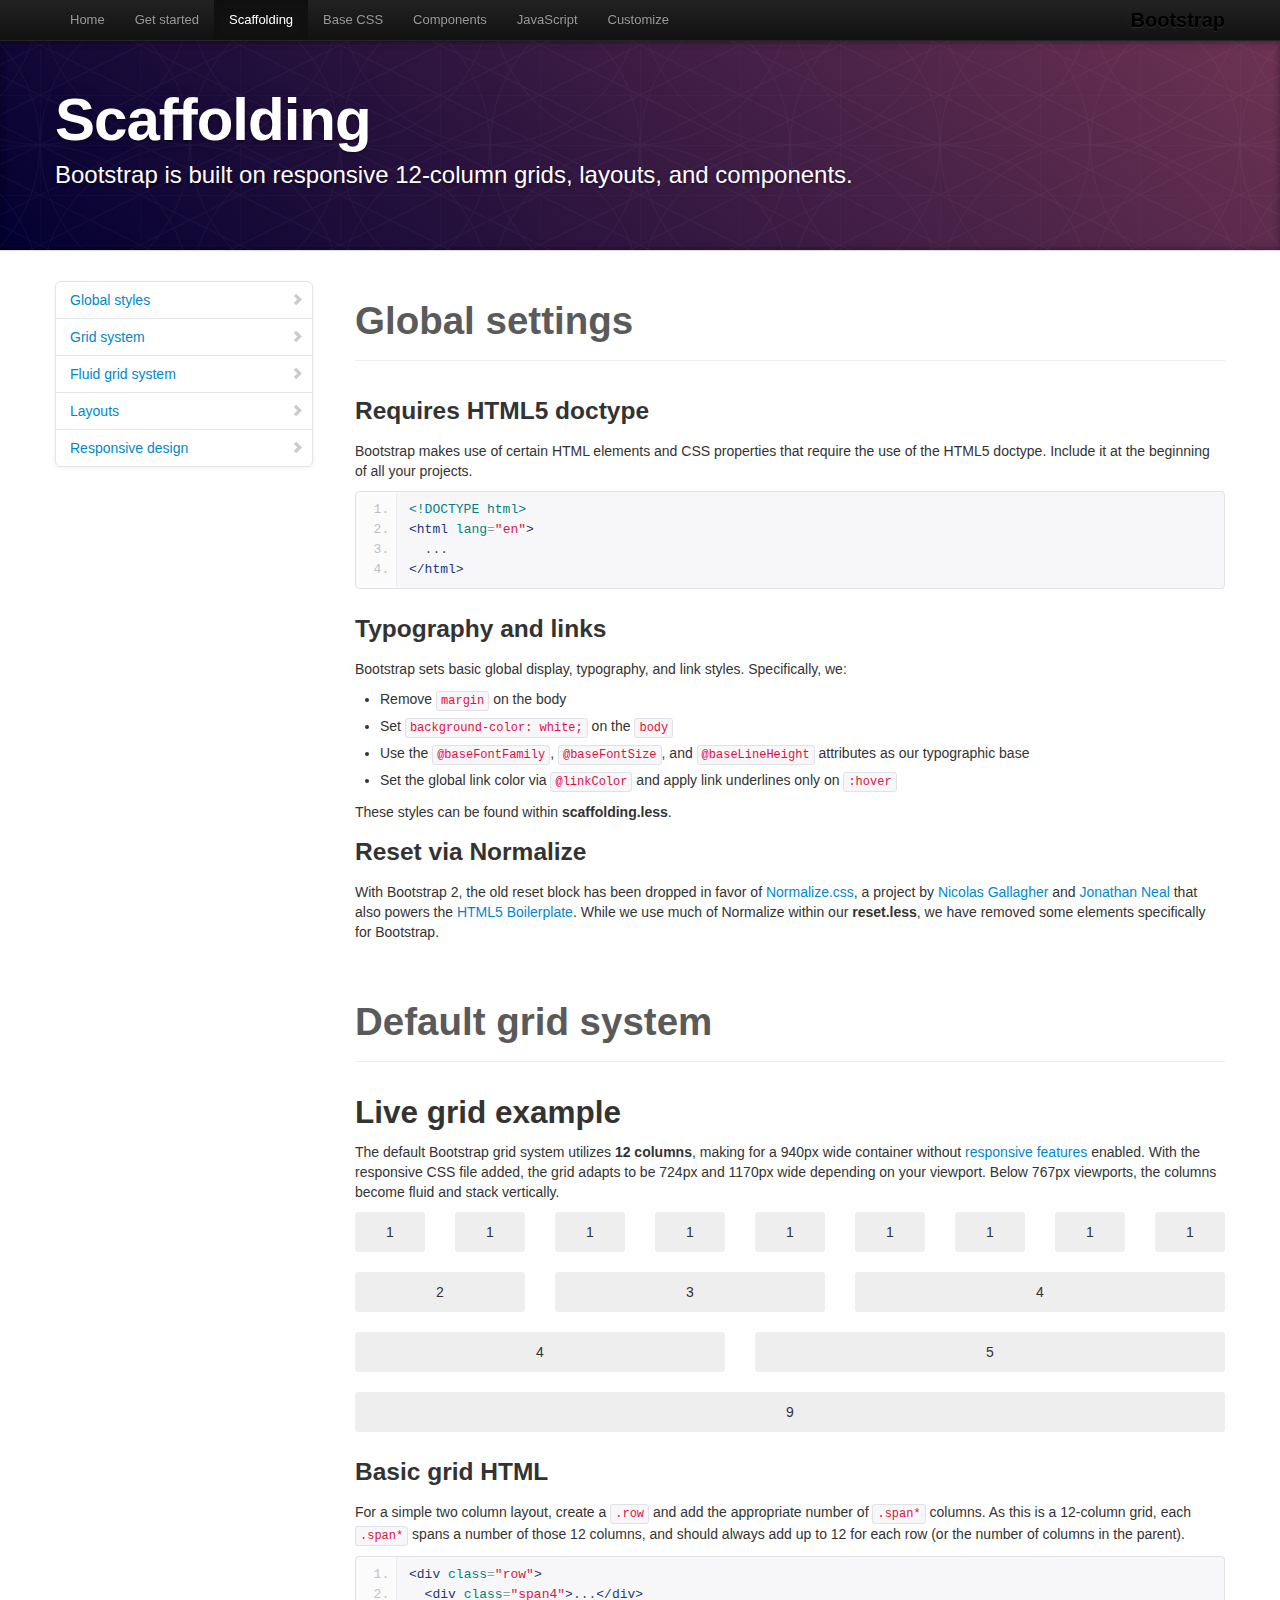
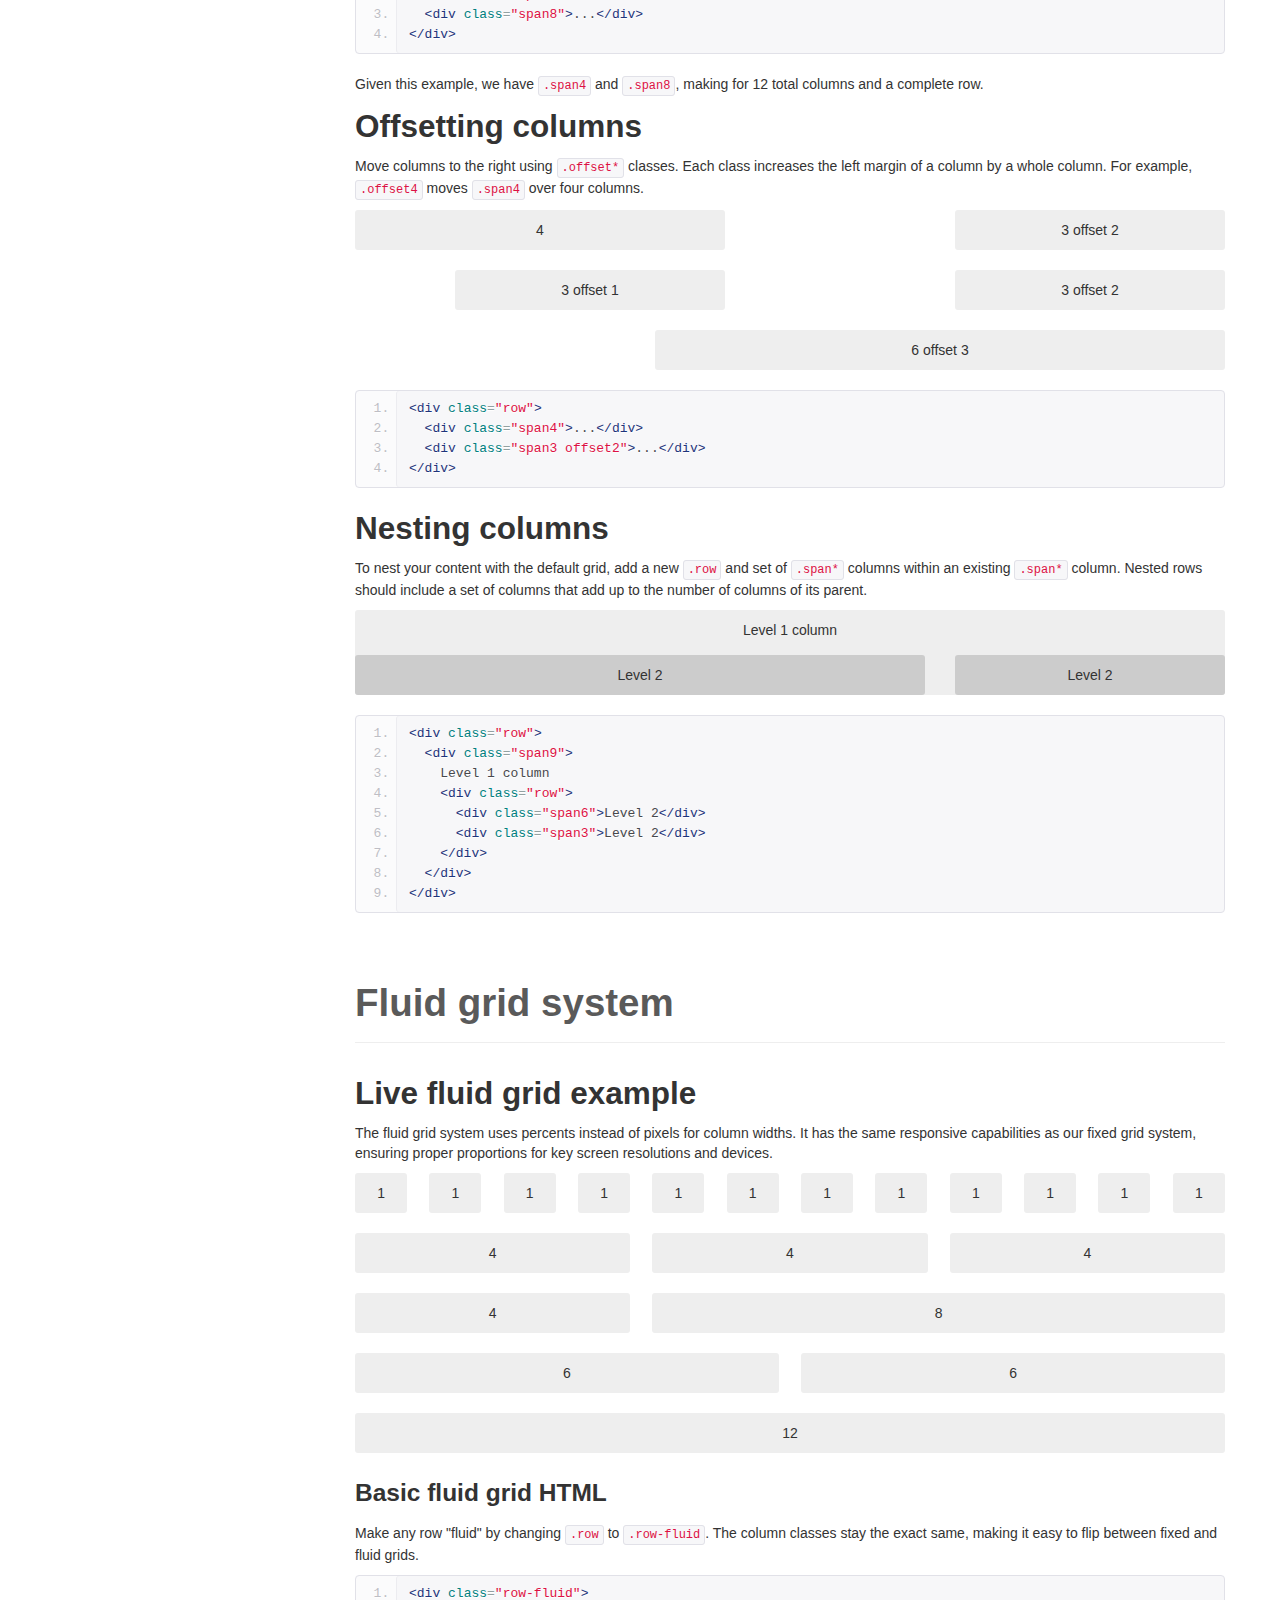
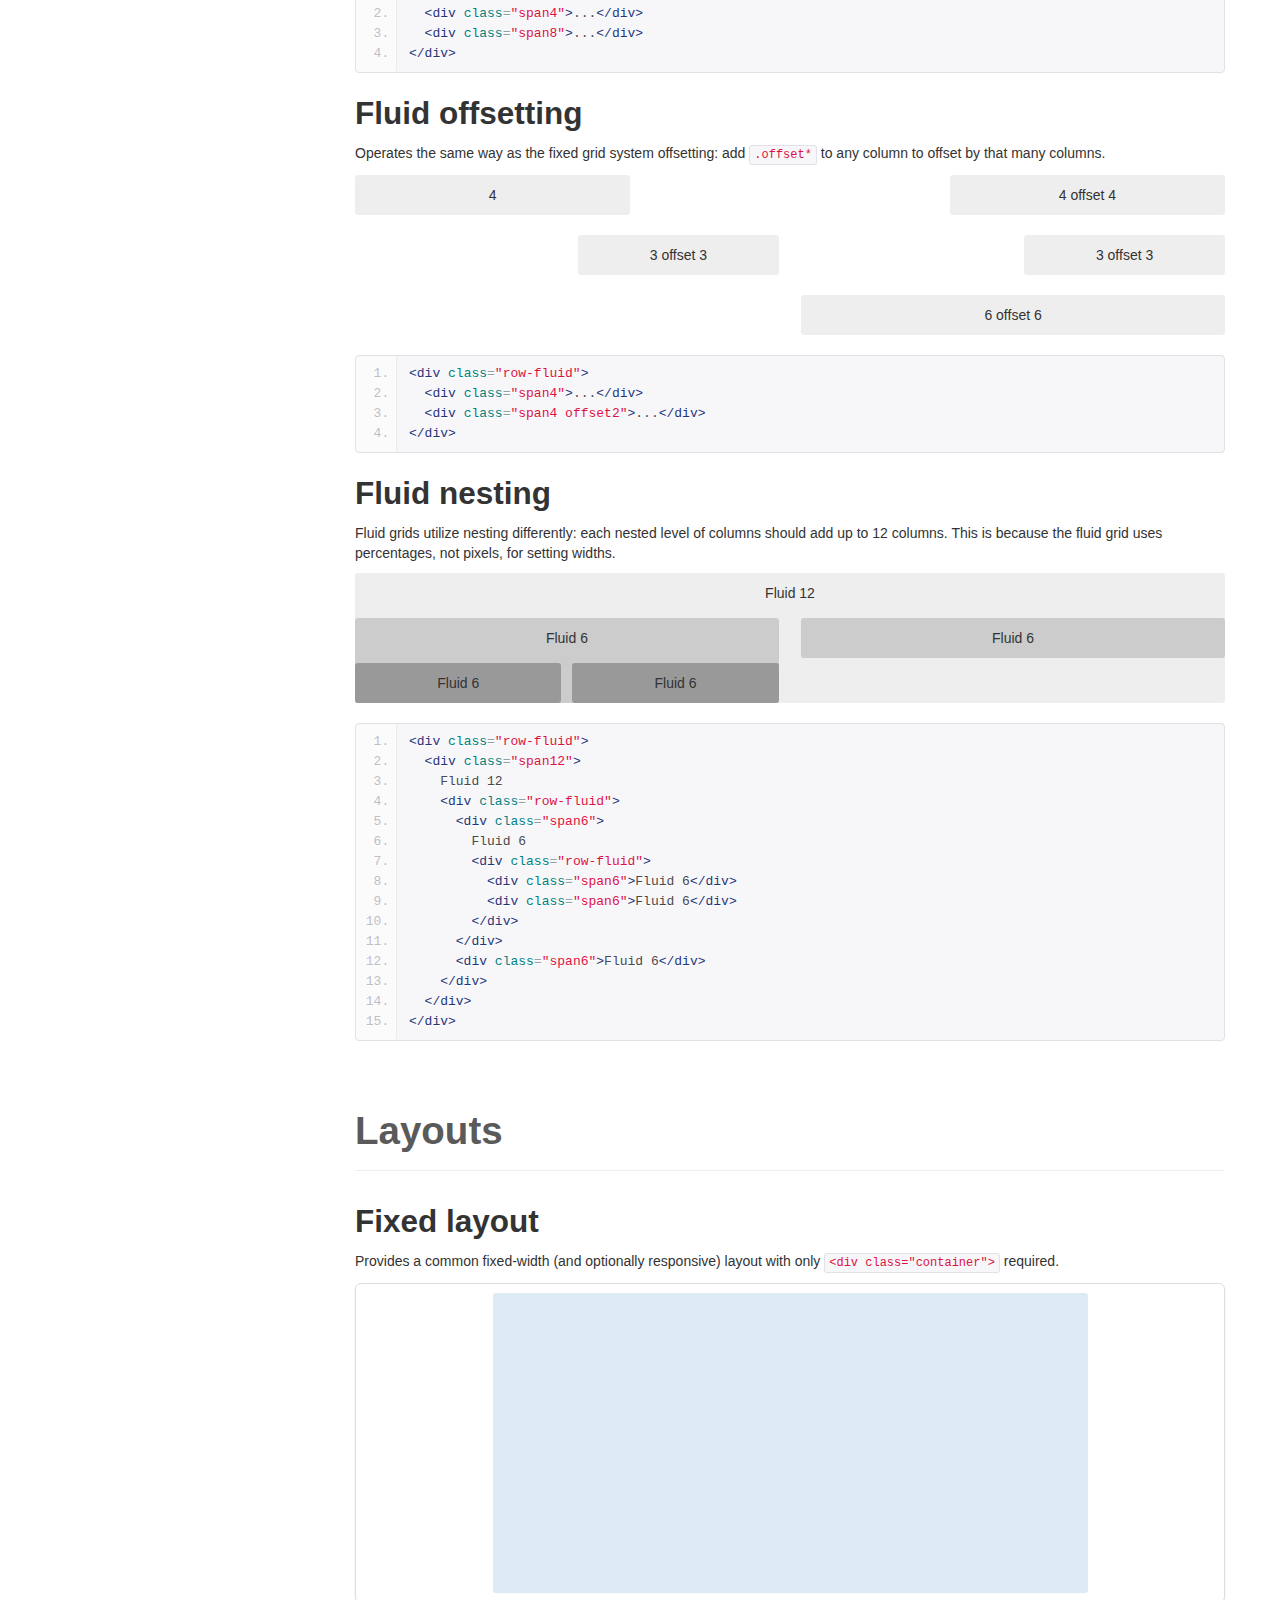
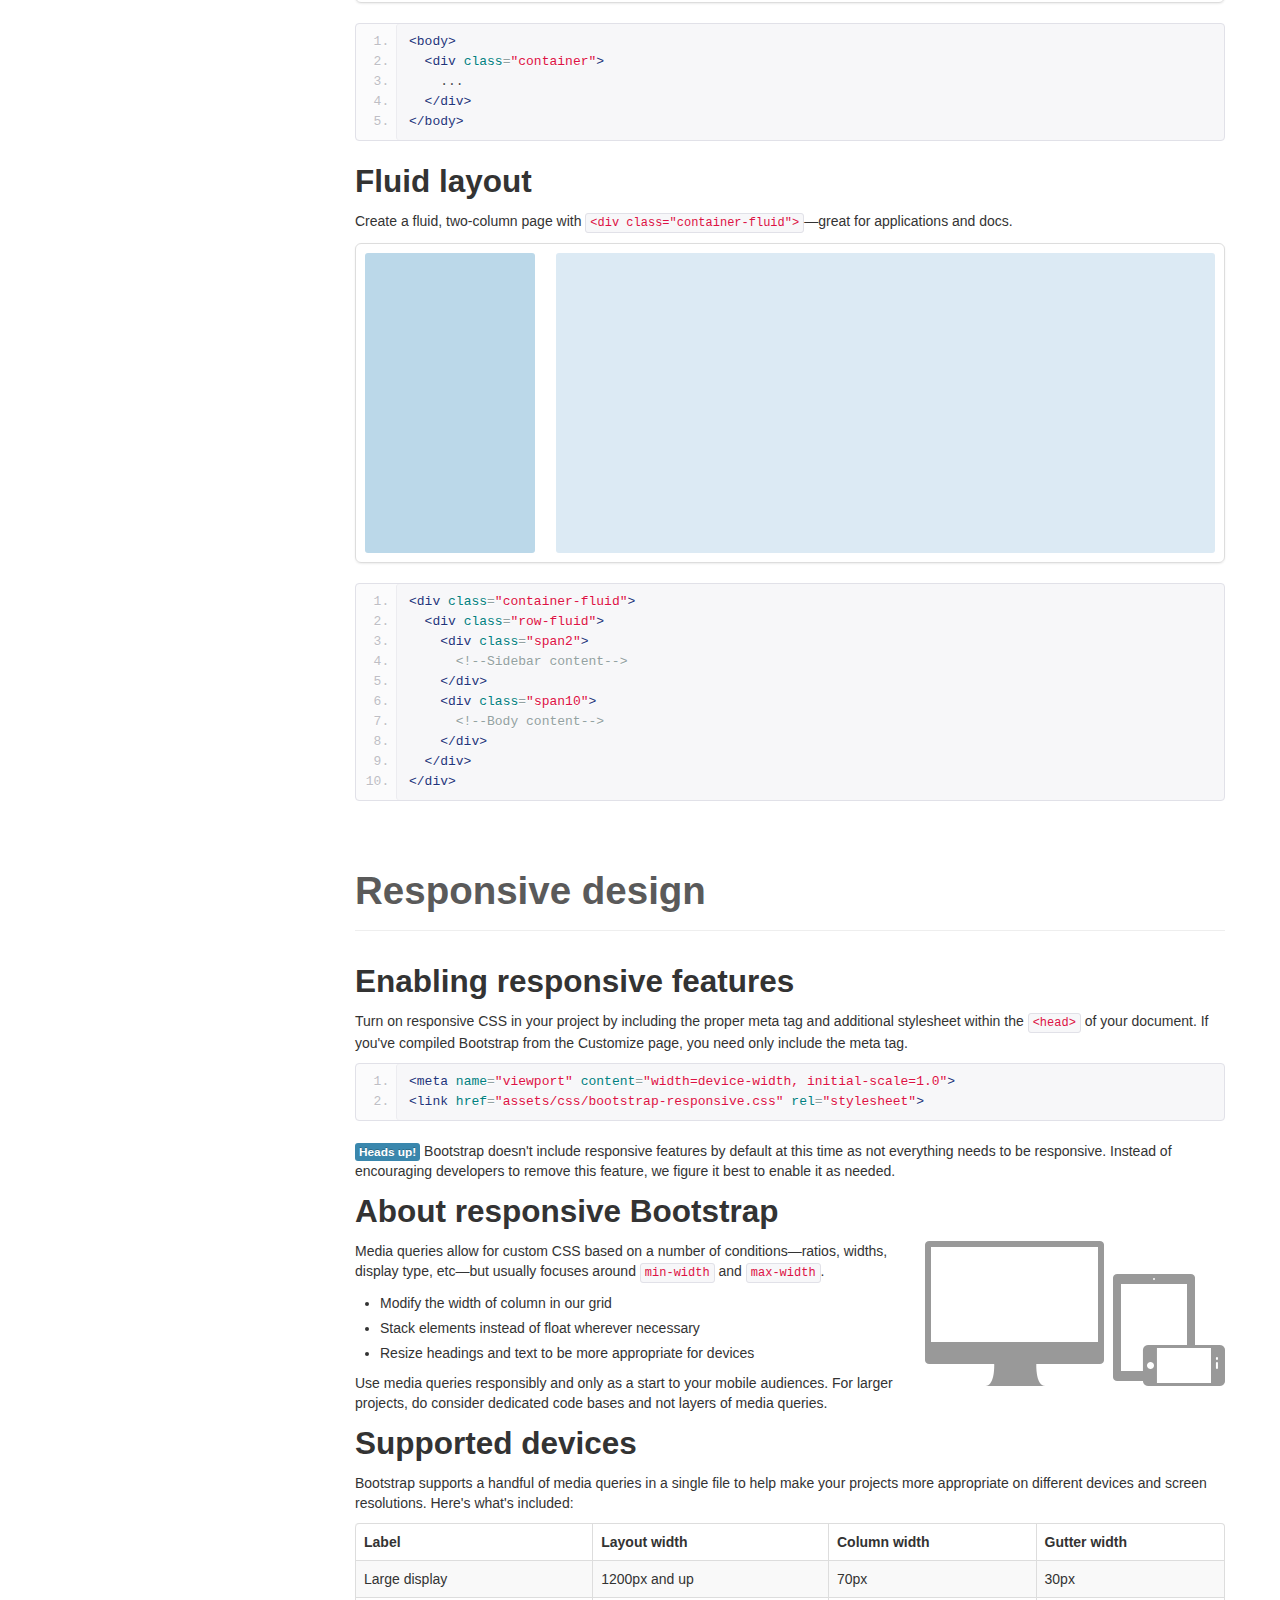
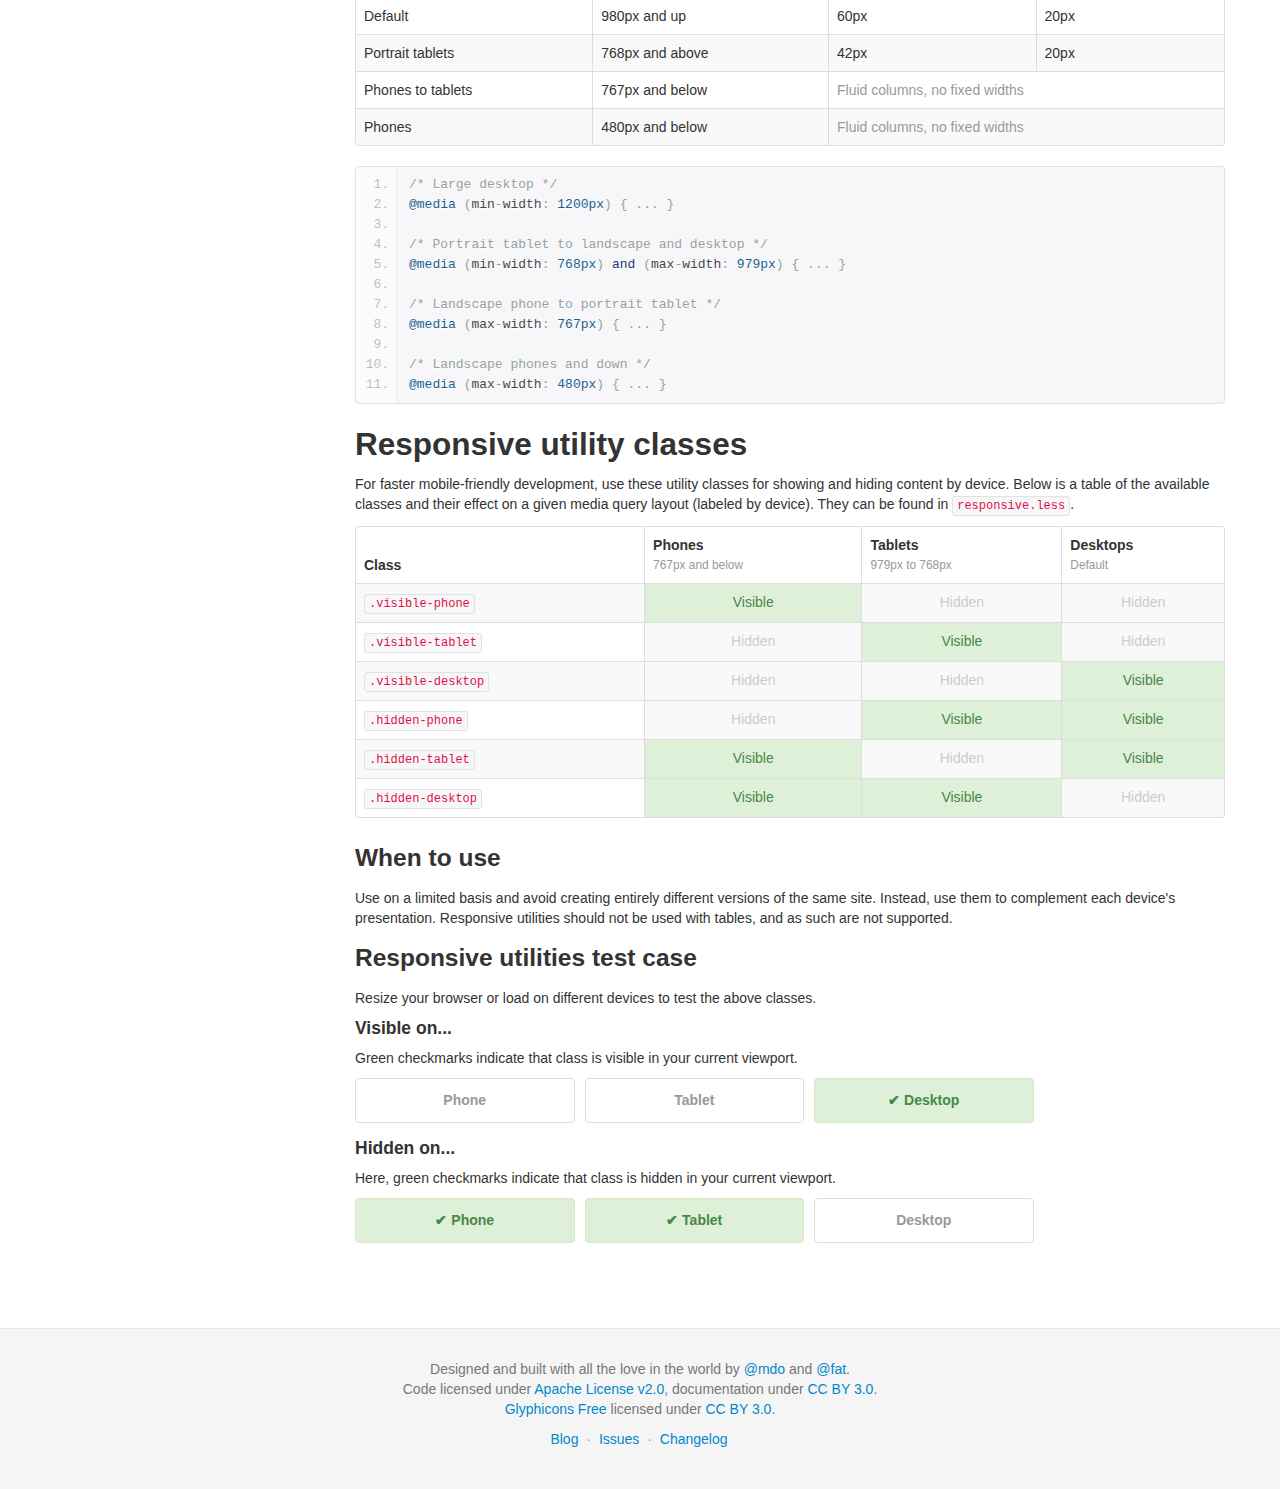
<file: components/bootstrap/docs/scaffolding.html>
<!DOCTYPE html>
<html lang="en">
  <head>
    <meta charset="utf-8">
    <title>Scaffolding · Bootstrap</title>
    <meta name="viewport" content="width=device-width, initial-scale=1.0">
    <meta name="description" content="">
    <meta name="author" content="">

    <!-- Le styles -->
    <link href="assets/css/bootstrap.css" rel="stylesheet">
    <link href="assets/css/bootstrap-responsive.css" rel="stylesheet">
    <link href="assets/css/docs.css" rel="stylesheet">
    <link href="assets/js/google-code-prettify/prettify.css" rel="stylesheet">

    <!-- Le HTML5 shim, for IE6-8 support of HTML5 elements -->
    <!--[if lt IE 9]>
      <script src="assets/js/html5shiv.js"></script>
    <![endif]-->

    <!-- Le fav and touch icons -->
    <link rel="apple-touch-icon-precomposed" sizes="144x144" href="assets/ico/apple-touch-icon-144-precomposed.png">
    <link rel="apple-touch-icon-precomposed" sizes="114x114" href="assets/ico/apple-touch-icon-114-precomposed.png">
      <link rel="apple-touch-icon-precomposed" sizes="72x72" href="assets/ico/apple-touch-icon-72-precomposed.png">
                    <link rel="apple-touch-icon-precomposed" href="assets/ico/apple-touch-icon-57-precomposed.png">
                                   <link rel="shortcut icon" href="assets/ico/favicon.png">

    <script type="text/javascript">
      var _gaq = _gaq || [];
      _gaq.push(['_setAccount', 'UA-146052-10']);
      _gaq.push(['_trackPageview']);
      (function() {
        var ga = document.createElement('script'); ga.type = 'text/javascript'; ga.async = true;
        ga.src = ('https:' == document.location.protocol ? 'https://ssl' : 'http://www') + '.google-analytics.com/ga.js';
        var s = document.getElementsByTagName('script')[0]; s.parentNode.insertBefore(ga, s);
      })();
    </script>
  </head>

  <body data-spy="scroll" data-target=".bs-docs-sidebar">

    <!-- Navbar
    ================================================== -->
    <div class="navbar navbar-inverse navbar-fixed-top">
      <div class="navbar-inner">
        <div class="container">
          <button type="button" class="btn btn-navbar" data-toggle="collapse" data-target=".nav-collapse">
            <span class="icon-bar"></span>
            <span class="icon-bar"></span>
            <span class="icon-bar"></span>
          </button>
          <a class="brand" href="./index.html">Bootstrap</a>
          <div class="nav-collapse collapse">
            <ul class="nav">
              <li class="">
                <a href="./index.html">Home</a>
              </li>
              <li class="">
                <a href="./getting-started.html">Get started</a>
              </li>
              <li class="active">
                <a href="./scaffolding.html">Scaffolding</a>
              </li>
              <li class="">
                <a href="./base-css.html">Base CSS</a>
              </li>
              <li class="">
                <a href="./components.html">Components</a>
              </li>
              <li class="">
                <a href="./javascript.html">JavaScript</a>
              </li>
              <li class="">
                <a href="./customize.html">Customize</a>
              </li>
            </ul>
          </div>
        </div>
      </div>
    </div>

<!-- Subhead
================================================== -->
<header class="jumbotron subhead" id="overview">
  <div class="container">
    <h1>Scaffolding</h1>
    <p class="lead">Bootstrap is built on responsive 12-column grids, layouts, and components.</p>
  </div>
</header>

  <div class="container">

    <!-- Docs nav
    ================================================== -->
    <div class="row">
      <div class="span3 bs-docs-sidebar">
        <ul class="nav nav-list bs-docs-sidenav">
          <li><a href="#global"><i class="icon-chevron-right"></i> Global styles</a></li>
          <li><a href="#gridSystem"><i class="icon-chevron-right"></i> Grid system</a></li>
          <li><a href="#fluidGridSystem"><i class="icon-chevron-right"></i> Fluid grid system</a></li>
          <li><a href="#layouts"><i class="icon-chevron-right"></i> Layouts</a></li>
          <li><a href="#responsive"><i class="icon-chevron-right"></i> Responsive design</a></li>
        </ul>
      </div>
      <div class="span9">



        <!-- Global Bootstrap settings
        ================================================== -->
        <section id="global">
          <div class="page-header">
            <h1>Global settings</h1>
          </div>

          <h3>Requires HTML5 doctype</h3>
          <p>Bootstrap makes use of certain HTML elements and CSS properties that require the use of the HTML5 doctype. Include it at the beginning of all your projects.</p>
<pre class="prettyprint linenums">
&lt;!DOCTYPE html&gt;
&lt;html lang="en"&gt;
  ...
&lt;/html&gt;
</pre>

          <h3>Typography and links</h3>
          <p>Bootstrap sets basic global display, typography, and link styles. Specifically, we:</p>
          <ul>
            <li>Remove <code>margin</code> on the body</li>
            <li>Set <code>background-color: white;</code> on the <code>body</code></li>
            <li>Use the <code>@baseFontFamily</code>, <code>@baseFontSize</code>, and <code>@baseLineHeight</code> attributes as our typographic base</li>
            <li>Set the global link color via <code>@linkColor</code> and apply link underlines only on <code>:hover</code></li>
          </ul>
          <p>These styles can be found within <strong>scaffolding.less</strong>.</p>

          <h3>Reset via Normalize</h3>
          <p>With Bootstrap 2, the old reset block has been dropped in favor of <a href="http://necolas.github.com/normalize.css/" target="_blank">Normalize.css</a>, a project by <a href="http://twitter.com/necolas" target="_blank">Nicolas Gallagher</a> and <a href="http://twitter.com/jon_neal" target="_blank">Jonathan Neal</a> that also powers the <a href="http://html5boilerplate.com" target="_blank">HTML5 Boilerplate</a>. While we use much of Normalize within our <strong>reset.less</strong>, we have removed some elements specifically for Bootstrap.</p>

        </section>




        <!-- Grid system
        ================================================== -->
        <section id="gridSystem">
          <div class="page-header">
            <h1>Default grid system</h1>
          </div>

          <h2>Live grid example</h2>
          <p>The default Bootstrap grid system utilizes <strong>12 columns</strong>, making for a 940px wide container without <a href="./scaffolding.html#responsive">responsive features</a> enabled. With the responsive CSS file added, the grid adapts to be 724px and 1170px wide depending on your viewport. Below 767px viewports, the columns become fluid and stack vertically.</p>
          <div class="bs-docs-grid">
            <div class="row show-grid">
              <div class="span1">1</div>
              <div class="span1">1</div>
              <div class="span1">1</div>
              <div class="span1">1</div>
              <div class="span1">1</div>
              <div class="span1">1</div>
              <div class="span1">1</div>
              <div class="span1">1</div>
              <div class="span1">1</div>
            </div>
            <div class="row show-grid">
              <div class="span2">2</div>
              <div class="span3">3</div>
              <div class="span4">4</div>
            </div>
            <div class="row show-grid">
              <div class="span4">4</div>
              <div class="span5">5</div>
            </div>
            <div class="row show-grid">
              <div class="span9">9</div>
            </div>
          </div>

          <h3>Basic grid HTML</h3>
          <p>For a simple two column layout, create a <code>.row</code> and add the appropriate number of <code>.span*</code> columns. As this is a 12-column grid, each <code>.span*</code> spans a number of those 12 columns, and should always add up to 12 for each row (or the number of columns in the parent).</p>
<pre class="prettyprint linenums">
&lt;div class="row"&gt;
  &lt;div class="span4"&gt;...&lt;/div&gt;
  &lt;div class="span8"&gt;...&lt;/div&gt;
&lt;/div&gt;
</pre>
          <p>Given this example, we have <code>.span4</code> and <code>.span8</code>, making for 12 total columns and a complete row.</p>

          <h2>Offsetting columns</h2>
          <p>Move columns to the right using <code>.offset*</code> classes. Each class increases the left margin of a column by a whole column. For example, <code>.offset4</code> moves <code>.span4</code> over four columns.</p>
          <div class="bs-docs-grid">
            <div class="row show-grid">
              <div class="span4">4</div>
              <div class="span3 offset2">3 offset 2</div>
            </div><!-- /row -->
            <div class="row show-grid">
              <div class="span3 offset1">3 offset 1</div>
              <div class="span3 offset2">3 offset 2</div>
            </div><!-- /row -->
            <div class="row show-grid">
              <div class="span6 offset3">6 offset 3</div>
            </div><!-- /row -->
          </div>
<pre class="prettyprint linenums">
&lt;div class="row"&gt;
  &lt;div class="span4"&gt;...&lt;/div&gt;
  &lt;div class="span3 offset2"&gt;...&lt;/div&gt;
&lt;/div&gt;
</pre>

          <h2>Nesting columns</h2>
          <p>To nest your content with the default grid, add a new <code>.row</code> and set of <code>.span*</code> columns within an existing <code>.span*</code> column. Nested rows should include a set of columns that add up to the number of columns of its parent.</p>
          <div class="row show-grid">
            <div class="span9">
              Level 1 column
              <div class="row show-grid">
                <div class="span6">
                  Level 2
                </div>
                <div class="span3">
                  Level 2
                </div>
              </div>
            </div>
          </div>
<pre class="prettyprint linenums">
&lt;div class="row"&gt;
  &lt;div class="span9"&gt;
    Level 1 column
    &lt;div class="row"&gt;
      &lt;div class="span6"&gt;Level 2&lt;/div&gt;
      &lt;div class="span3"&gt;Level 2&lt;/div&gt;
    &lt;/div&gt;
  &lt;/div&gt;
&lt;/div&gt;
</pre>
        </section>



        <!-- Fluid grid system
        ================================================== -->
        <section id="fluidGridSystem">
          <div class="page-header">
            <h1>Fluid grid system</h1>
          </div>

          <h2>Live fluid grid example</h2>
          <p>The fluid grid system uses percents instead of pixels for column widths. It has the same responsive capabilities as our fixed grid system, ensuring proper proportions for key screen resolutions and devices.</p>
          <div class="bs-docs-grid">
            <div class="row-fluid show-grid">
              <div class="span1">1</div>
              <div class="span1">1</div>
              <div class="span1">1</div>
              <div class="span1">1</div>
              <div class="span1">1</div>
              <div class="span1">1</div>
              <div class="span1">1</div>
              <div class="span1">1</div>
              <div class="span1">1</div>
              <div class="span1">1</div>
              <div class="span1">1</div>
              <div class="span1">1</div>
            </div>
            <div class="row-fluid show-grid">
              <div class="span4">4</div>
              <div class="span4">4</div>
              <div class="span4">4</div>
            </div>
            <div class="row-fluid show-grid">
              <div class="span4">4</div>
              <div class="span8">8</div>
            </div>
            <div class="row-fluid show-grid">
              <div class="span6">6</div>
              <div class="span6">6</div>
            </div>
            <div class="row-fluid show-grid">
              <div class="span12">12</div>
            </div>
          </div>

          <h3>Basic fluid grid HTML</h3>
          <p>Make any row "fluid" by changing <code>.row</code> to <code>.row-fluid</code>. The column classes stay the exact same, making it easy to flip between fixed and fluid grids.</p>
<pre class="prettyprint linenums">
&lt;div class="row-fluid"&gt;
  &lt;div class="span4"&gt;...&lt;/div&gt;
  &lt;div class="span8"&gt;...&lt;/div&gt;
&lt;/div&gt;
</pre>

          <h2>Fluid offsetting</h2>
          <p>Operates the same way as the fixed grid system offsetting: add <code>.offset*</code> to any column to offset by that many columns.</p>
          <div class="bs-docs-grid">
            <div class="row-fluid show-grid">
              <div class="span4">4</div>
              <div class="span4 offset4">4 offset 4</div>
            </div><!-- /row -->
            <div class="row-fluid show-grid">
              <div class="span3 offset3">3 offset 3</div>
              <div class="span3 offset3">3 offset 3</div>
            </div><!-- /row -->
            <div class="row-fluid show-grid">
              <div class="span6 offset6">6 offset 6</div>
            </div><!-- /row -->
          </div>
<pre class="prettyprint linenums">
&lt;div class="row-fluid"&gt;
  &lt;div class="span4"&gt;...&lt;/div&gt;
  &lt;div class="span4 offset2"&gt;...&lt;/div&gt;
&lt;/div&gt;
</pre>

          <h2>Fluid nesting</h2>
          <p>Fluid grids utilize nesting differently: each nested level of columns should add up to 12 columns. This is because the fluid grid uses percentages, not pixels, for setting widths.</p>
          <div class="row-fluid show-grid">
            <div class="span12">
              Fluid 12
              <div class="row-fluid show-grid">
                <div class="span6">
                  Fluid 6
                  <div class="row-fluid show-grid">
                    <div class="span6">
                      Fluid 6
                    </div>
                    <div class="span6">
                      Fluid 6
                    </div>
                  </div>
                </div>
                <div class="span6">
                  Fluid 6
                </div>
              </div>
            </div>
          </div>
<pre class="prettyprint linenums">
&lt;div class="row-fluid"&gt;
  &lt;div class="span12"&gt;
    Fluid 12
    &lt;div class="row-fluid"&gt;
      &lt;div class="span6"&gt;
        Fluid 6
        &lt;div class="row-fluid"&gt;
          &lt;div class="span6"&gt;Fluid 6&lt;/div&gt;
          &lt;div class="span6"&gt;Fluid 6&lt;/div&gt;
        &lt;/div&gt;
      &lt;/div&gt;
      &lt;div class="span6"&gt;Fluid 6&lt;/div&gt;
    &lt;/div&gt;
  &lt;/div&gt;
&lt;/div&gt;
</pre>

        </section>




        <!-- Layouts (Default and fluid)
        ================================================== -->
        <section id="layouts">
          <div class="page-header">
            <h1>Layouts</h1>
          </div>

          <h2>Fixed layout</h2>
          <p>Provides a common fixed-width (and optionally responsive) layout with only <code>&lt;div class="container"&gt;</code> required.</p>
          <div class="mini-layout">
            <div class="mini-layout-body"></div>
          </div>
<pre class="prettyprint linenums">
&lt;body&gt;
  &lt;div class="container"&gt;
    ...
  &lt;/div&gt;
&lt;/body&gt;
</pre>

          <h2>Fluid layout</h2>
          <p>Create a fluid, two-column page with <code>&lt;div class="container-fluid"&gt;</code>&mdash;great for applications and docs.</p>
          <div class="mini-layout fluid">
            <div class="mini-layout-sidebar"></div>
            <div class="mini-layout-body"></div>
          </div>
<pre class="prettyprint linenums">
&lt;div class="container-fluid"&gt;
  &lt;div class="row-fluid"&gt;
    &lt;div class="span2"&gt;
      &lt;!--Sidebar content--&gt;
    &lt;/div&gt;
    &lt;div class="span10"&gt;
      &lt;!--Body content--&gt;
    &lt;/div&gt;
  &lt;/div&gt;
&lt;/div&gt;
</pre>
        </section>




        <!-- Responsive design
        ================================================== -->
        <section id="responsive">
          <div class="page-header">
            <h1>Responsive design</h1>
          </div>

          <h2>Enabling responsive features</h2>
          <p>Turn on responsive CSS in your project by including the proper meta tag and additional stylesheet within the <code>&lt;head&gt;</code> of your document. If you've compiled Bootstrap from the Customize page, you need only include the meta tag.</p>
<pre class="prettyprint linenums">
&lt;meta name="viewport" content="width=device-width, initial-scale=1.0"&gt;
&lt;link href="assets/css/bootstrap-responsive.css" rel="stylesheet"&gt;
</pre>
          <p><span class="label label-info">Heads up!</span>  Bootstrap doesn't include responsive features by default at this time as not everything needs to be responsive. Instead of encouraging developers to remove this feature, we figure it best to enable it as needed.</p>

          <h2>About responsive Bootstrap</h2>
          <img src="assets/img/responsive-illustrations.png" alt="Responsive devices" style="float: right; margin: 0 0 20px 20px;">
          <p>Media queries allow for custom CSS based on a number of conditions&mdash;ratios, widths, display type, etc&mdash;but usually focuses around <code>min-width</code> and <code>max-width</code>.</p>
          <ul>
            <li>Modify the width of column in our grid</li>
            <li>Stack elements instead of float wherever necessary</li>
            <li>Resize headings and text to be more appropriate for devices</li>
          </ul>
          <p>Use media queries responsibly and only as a start to your mobile audiences. For larger projects, do consider dedicated code bases and not layers of media queries.</p>

          <h2>Supported devices</h2>
          <p>Bootstrap supports a handful of media queries in a single file to help make your projects more appropriate on different devices and screen resolutions. Here's what's included:</p>
          <table class="table table-bordered table-striped">
            <thead>
              <tr>
                <th>Label</th>
                <th>Layout width</th>
                <th>Column width</th>
                <th>Gutter width</th>
              </tr>
            </thead>
            <tbody>
              <tr>
                <td>Large display</td>
                <td>1200px and up</td>
                <td>70px</td>
                <td>30px</td>
              </tr>
              <tr>
                <td>Default</td>
                <td>980px and up</td>
                <td>60px</td>
                <td>20px</td>
              </tr>
              <tr>
                <td>Portrait tablets</td>
                <td>768px and above</td>
                <td>42px</td>
                <td>20px</td>
              </tr>
              <tr>
                <td>Phones to tablets</td>
                <td>767px and below</td>
                <td class="muted" colspan="2">Fluid columns, no fixed widths</td>
              </tr>
              <tr>
                <td>Phones</td>
                <td>480px and below</td>
                <td class="muted" colspan="2">Fluid columns, no fixed widths</td>
              </tr>
            </tbody>
          </table>
<pre class="prettyprint linenums">
/* Large desktop */
@media (min-width: 1200px) { ... }

/* Portrait tablet to landscape and desktop */
@media (min-width: 768px) and (max-width: 979px) { ... }

/* Landscape phone to portrait tablet */
@media (max-width: 767px) { ... }

/* Landscape phones and down */
@media (max-width: 480px) { ... }
</pre>


          <h2>Responsive utility classes</h2>
          <p>For faster mobile-friendly development, use these utility classes for showing and hiding content by device. Below is a table of the available classes and their effect on a given media query layout (labeled by device). They can be found in <code>responsive.less</code>.</p>
          <table class="table table-bordered table-striped responsive-utilities">
            <thead>
              <tr>
                <th>Class</th>
                <th>Phones <small>767px and below</small></th>
                <th>Tablets <small>979px to 768px</small></th>
                <th>Desktops <small>Default</small></th>
              </tr>
            </thead>
            <tbody>
              <tr>
                <th><code>.visible-phone</code></th>
                <td class="is-visible">Visible</td>
                <td class="is-hidden">Hidden</td>
                <td class="is-hidden">Hidden</td>
              </tr>
              <tr>
                <th><code>.visible-tablet</code></th>
                <td class="is-hidden">Hidden</td>
                <td class="is-visible">Visible</td>
                <td class="is-hidden">Hidden</td>
              </tr>
              <tr>
                <th><code>.visible-desktop</code></th>
                <td class="is-hidden">Hidden</td>
                <td class="is-hidden">Hidden</td>
                <td class="is-visible">Visible</td>
              </tr>
              <tr>
                <th><code>.hidden-phone</code></th>
                <td class="is-hidden">Hidden</td>
                <td class="is-visible">Visible</td>
                <td class="is-visible">Visible</td>
              </tr>
              <tr>
                <th><code>.hidden-tablet</code></th>
                <td class="is-visible">Visible</td>
                <td class="is-hidden">Hidden</td>
                <td class="is-visible">Visible</td>
              </tr>
              <tr>
                <th><code>.hidden-desktop</code></th>
                <td class="is-visible">Visible</td>
                <td class="is-visible">Visible</td>
                <td class="is-hidden">Hidden</td>
              </tr>
            </tbody>
          </table>

          <h3>When to use</h3>
          <p>Use on a limited basis and avoid creating entirely different versions of the same site. Instead, use them to complement each device's presentation. Responsive utilities should not be used with tables, and as such are not supported.</p>

          <h3>Responsive utilities test case</h3>
          <p>Resize your browser or load on different devices to test the above classes.</p>
          <h4>Visible on...</h4>
          <p>Green checkmarks indicate that class is visible in your current viewport.</p>
          <ul class="responsive-utilities-test">
            <li>Phone<span class="visible-phone">&#10004; Phone</span></li>
            <li>Tablet<span class="visible-tablet">&#10004; Tablet</span></li>
            <li>Desktop<span class="visible-desktop">&#10004; Desktop</span></li>
          </ul>
          <h4>Hidden on...</h4>
          <p>Here, green checkmarks indicate that class is hidden in your current viewport.</p>
          <ul class="responsive-utilities-test hidden-on">
            <li>Phone<span class="hidden-phone">&#10004; Phone</span></li>
            <li>Tablet<span class="hidden-tablet">&#10004; Tablet</span></li>
            <li>Desktop<span class="hidden-desktop">&#10004; Desktop</span></li>
          </ul>

        </section>



      </div>
    </div>

  </div>



    <!-- Footer
    ================================================== -->
    <footer class="footer">
      <div class="container">
        <p>Designed and built with all the love in the world by <a href="http://twitter.com/mdo" target="_blank">@mdo</a> and <a href="http://twitter.com/fat" target="_blank">@fat</a>.</p>
        <p>Code licensed under <a href="http://www.apache.org/licenses/LICENSE-2.0" target="_blank">Apache License v2.0</a>, documentation under <a href="http://creativecommons.org/licenses/by/3.0/">CC BY 3.0</a>.</p>
        <p><a href="http://glyphicons.com">Glyphicons Free</a> licensed under <a href="http://creativecommons.org/licenses/by/3.0/">CC BY 3.0</a>.</p>
        <ul class="footer-links">
          <li><a href="http://blog.getbootstrap.com">Blog</a></li>
          <li class="muted">&middot;</li>
          <li><a href="https://github.com/twitter/bootstrap/issues?state=open">Issues</a></li>
          <li class="muted">&middot;</li>
          <li><a href="https://github.com/twitter/bootstrap/blob/master/CHANGELOG.md">Changelog</a></li>
        </ul>
      </div>
    </footer>



    <!-- Le javascript
    ================================================== -->
    <!-- Placed at the end of the document so the pages load faster -->
    <script type="text/javascript" src="http://platform.twitter.com/widgets.js"></script>
    <script src="assets/js/jquery.js"></script>
    <script src="assets/js/bootstrap-transition.js"></script>
    <script src="assets/js/bootstrap-alert.js"></script>
    <script src="assets/js/bootstrap-modal.js"></script>
    <script src="assets/js/bootstrap-dropdown.js"></script>
    <script src="assets/js/bootstrap-scrollspy.js"></script>
    <script src="assets/js/bootstrap-tab.js"></script>
    <script src="assets/js/bootstrap-tooltip.js"></script>
    <script src="assets/js/bootstrap-popover.js"></script>
    <script src="assets/js/bootstrap-button.js"></script>
    <script src="assets/js/bootstrap-collapse.js"></script>
    <script src="assets/js/bootstrap-carousel.js"></script>
    <script src="assets/js/bootstrap-typeahead.js"></script>
    <script src="assets/js/bootstrap-affix.js"></script>

    <script src="assets/js/holder/holder.js"></script>
    <script src="assets/js/google-code-prettify/prettify.js"></script>

    <script src="assets/js/application.js"></script>


    <!-- Analytics
    ================================================== -->
    <script>
      var _gauges = _gauges || [];
      (function() {
        var t   = document.createElement('script');
        t.type  = 'text/javascript';
        t.async = true;
        t.id    = 'gauges-tracker';
        t.setAttribute('data-site-id', '4f0dc9fef5a1f55508000013');
        t.src = '//secure.gaug.es/track.js';
        var s = document.getElementsByTagName('script')[0];
        s.parentNode.insertBefore(t, s);
      })();
    </script>

  </body>
</html>
</file>
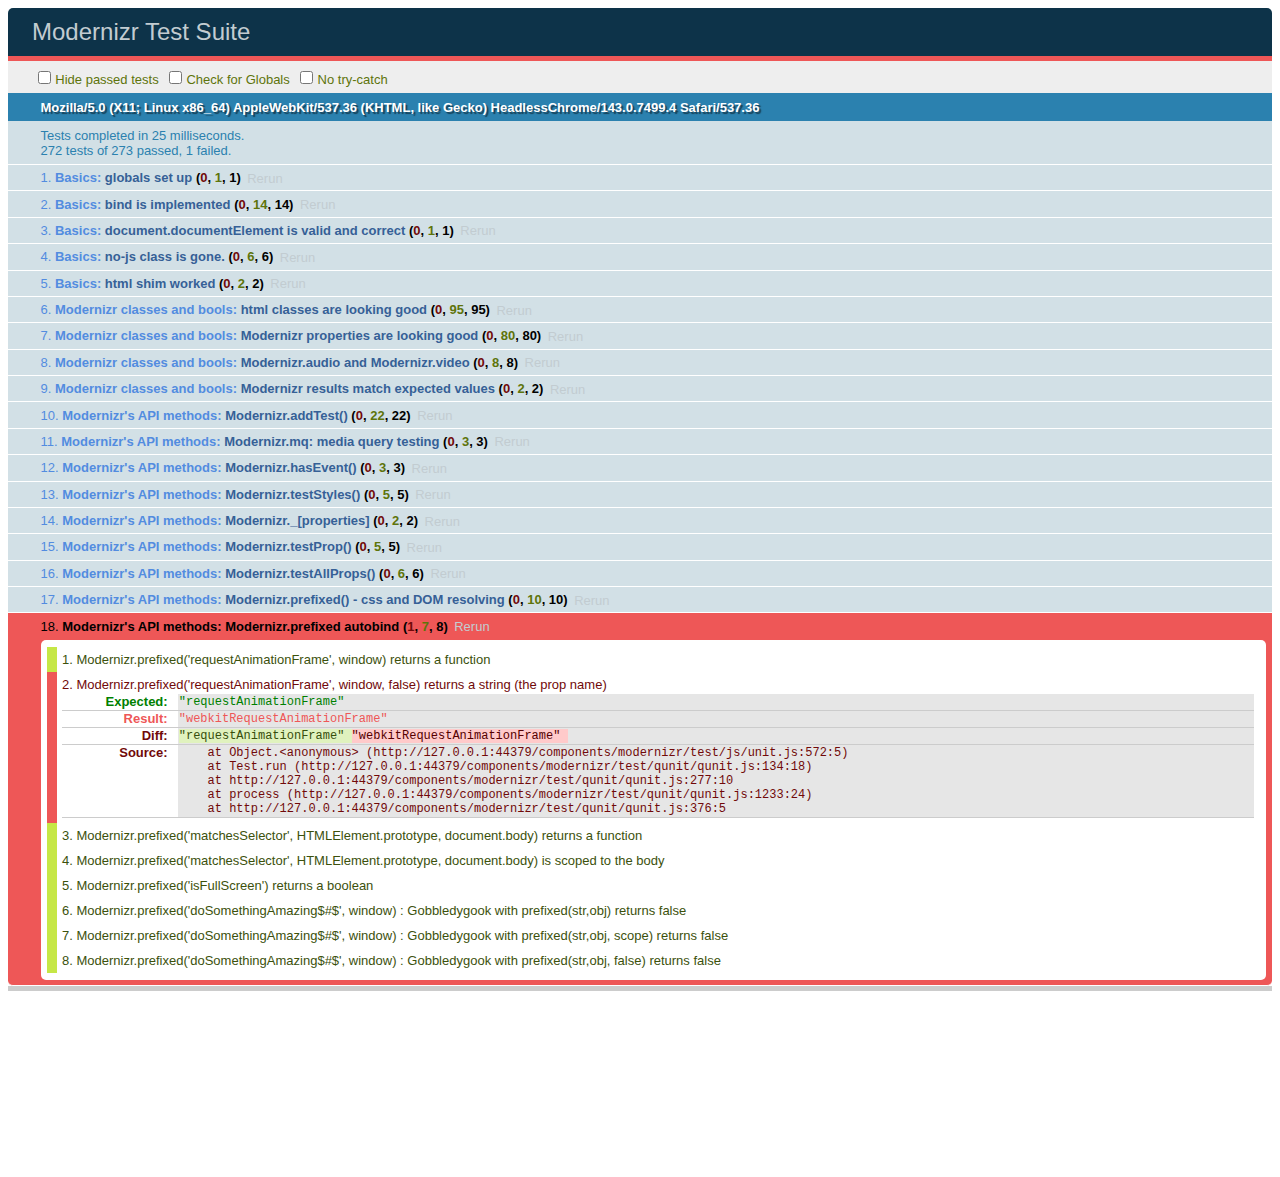
<file: components/modernizr/test/basic.html>
<!DOCTYPE html>
<html class="+no-js no-js- no-js i-has-no-js">
<head>
  <meta charset="UTF-8">
  <title>Modernizr Test Suite</title>
  <link rel="stylesheet" href="qunit/qunit.css">
  <style>
     body { margin-bottom: 150px;}
     #testbed { font-family: Helvetica; color: #444; padding-bottom: 100px;}
     #testbed button { margin: 30px; font-size: 13px;}
     .data-notes, .offScreen { display:none;}
     table { width: 100%;}
     tbody tr:nth-child(even) td, tbody tr:nth-child(even) th {  border: 1px solid #ccc; border-left: 0; border-right: 0;}
     table td:nth-child(even), table th:nth-child(even) { background: #e6e6e6;}
     table tbody tr:hover td, table tbody tr:hover th { background: #e1e100!important;}
     td.wrong { background:red!important;}
     #html5section { visibility: hidden; }
     h1 label { display:none;}
     .output { padding: 0 0 0 16px;}
     .output ul { margin: 0;}
     .output li { color: #854747; }
     .output li.yes{color:#090;}
     .output li b{color:#000;}
     .output {font:14px/1.3 Inconsolata,Consolas,monospace;
                    -webkit-column-count: 5;
                       -moz-column-count: 5;
                            column-count: 5;}
      .output + .output { border-top: 5px solid #ccc; }
      textarea { width: 100%; min-height: 75px;}
      #caniusetrigger { font-size: 38px; font-family: monospace; display:block; }
  </style>

  <script src="https://raw.github.com/Modernizr/Modernizr/master/modernizr.js"></script>

  <script>window.Modernizr || document.write('<script src="../modernizr.js"><\/script>')</script>

  <script src="js/lib/polyfills.js"></script>
  <script src="js/lib/detect-global.js"></script>
  
  <script src="qunit/qunit.js"></script>
  <script src="js/lib/jquery-1.7b2.js"></script>
  
  <script src="js/setup.js"></script>
  
  <script src="js/unit.js"></script>
</head>
<body>
  <h1 id="qunit-header">Modernizr Test Suite</h1>
  <h2 id="qunit-banner"></h2>
  <div id="qunit-testrunner-toolbar"></div>
  <h2 id="qunit-userAgent"></h2>

  <ol id="qunit-tests"></ol>

  <div id="mod-output" class=output></div>
  <div id="mod-feattest-output" class=output></div>


  <br>
 
  <section><aside>this is an aside within a section</aside></section>
  
  
</body>
</html>
</file>
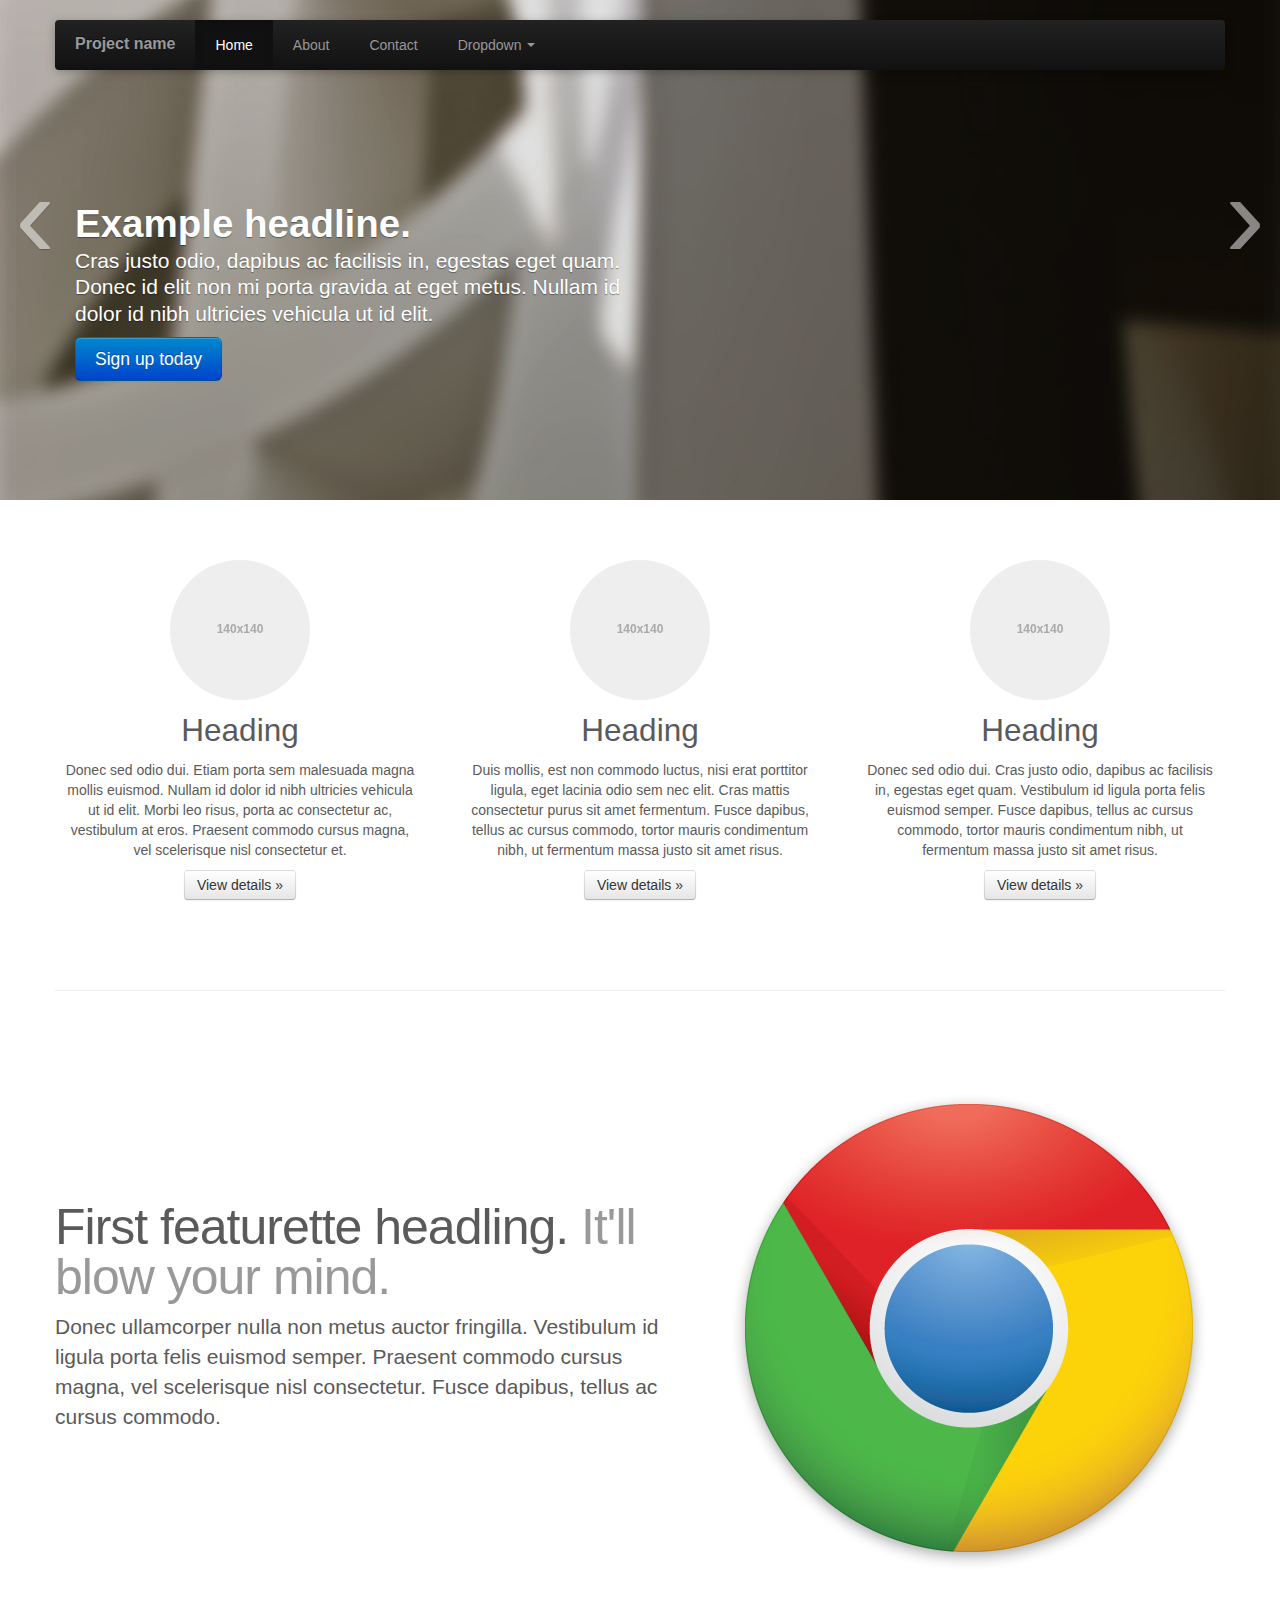
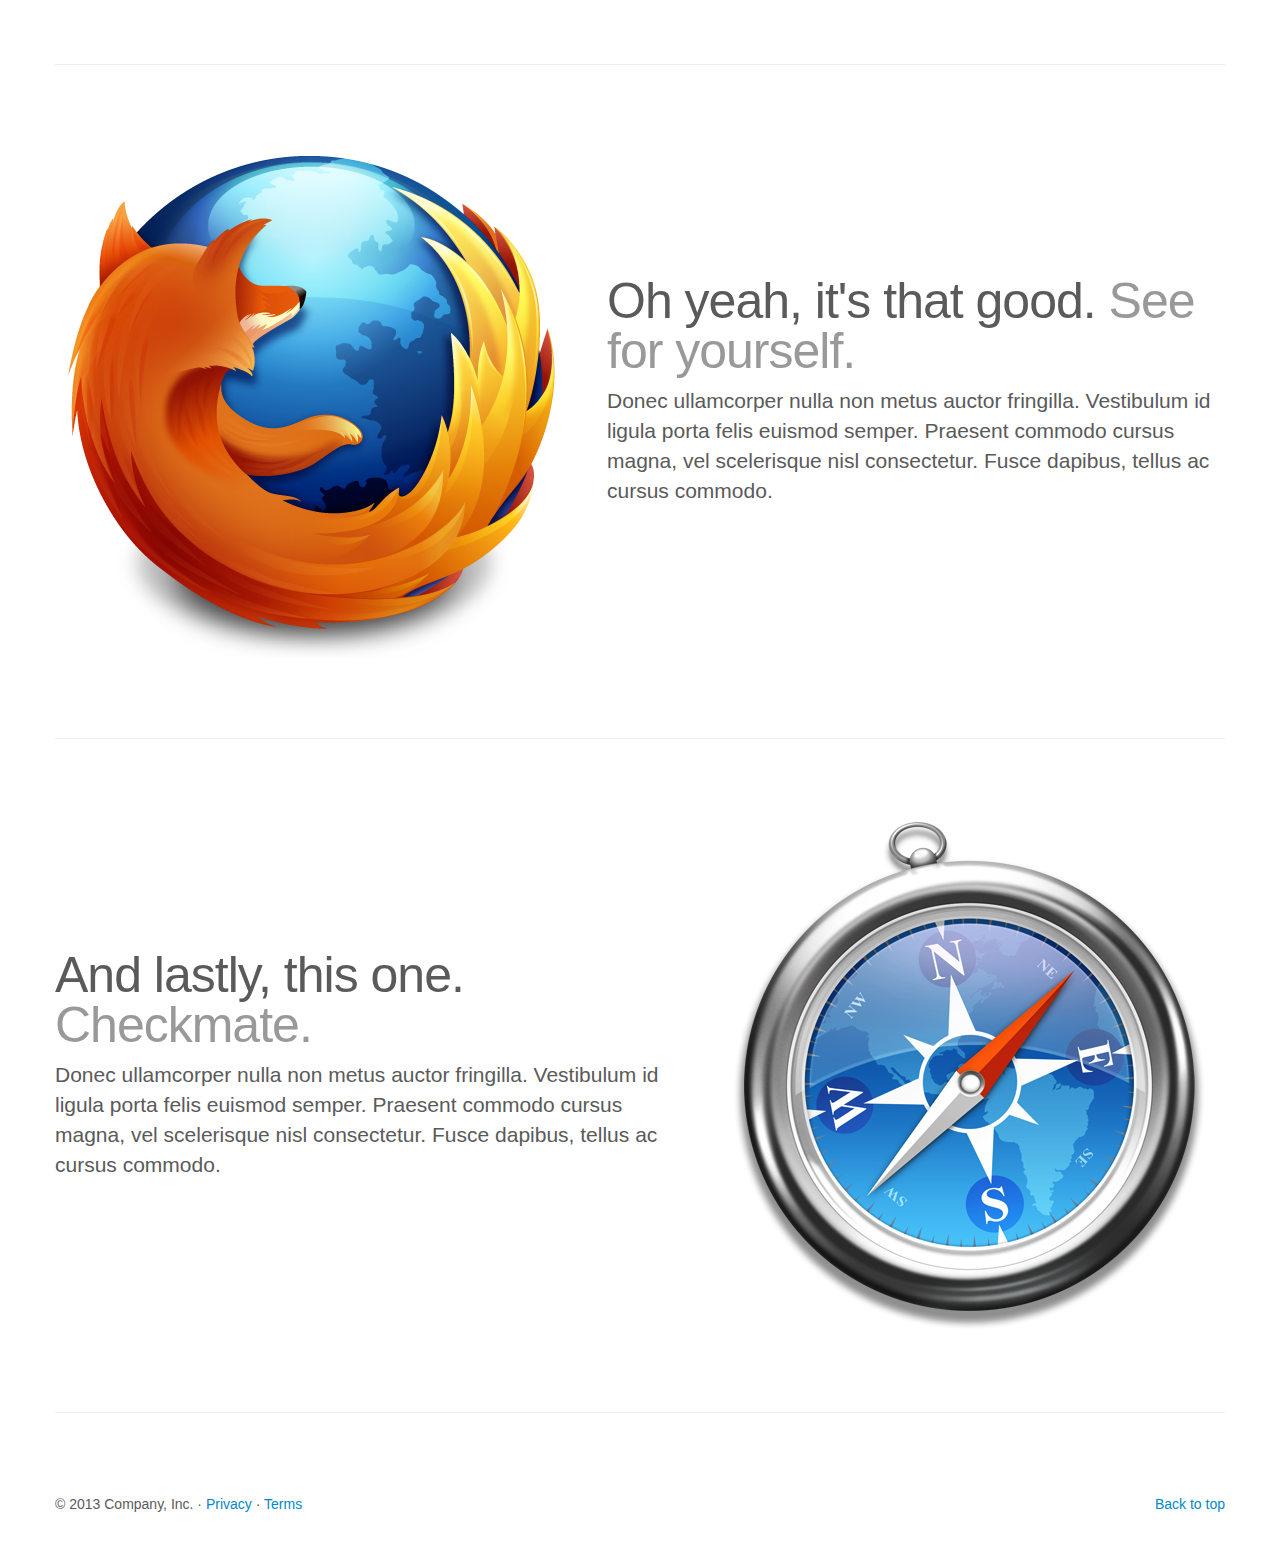
<file: components/bootstrap/docs/examples/carousel.html>
<!DOCTYPE html>
<html lang="en">
  <head>
    <meta charset="utf-8">
    <title>Carousel Template &middot; Bootstrap</title>
    <meta name="viewport" content="width=device-width, initial-scale=1.0">
    <meta name="description" content="">
    <meta name="author" content="">

    <!-- Le styles -->
    <link href="../assets/css/bootstrap.css" rel="stylesheet">
    <link href="../assets/css/bootstrap-responsive.css" rel="stylesheet">
    <style>

    /* GLOBAL STYLES
    -------------------------------------------------- */
    /* Padding below the footer and lighter body text */

    body {
      padding-bottom: 40px;
      color: #5a5a5a;
    }



    /* CUSTOMIZE THE NAVBAR
    -------------------------------------------------- */

    /* Special class on .container surrounding .navbar, used for positioning it into place. */
    .navbar-wrapper {
      position: absolute;
      top: 0;
      left: 0;
      right: 0;
      z-index: 10;
      margin-top: 20px;
      margin-bottom: -90px; /* Negative margin to pull up carousel. 90px is roughly margins and height of navbar. */
    }
    .navbar-wrapper .navbar {

    }

    /* Remove border and change up box shadow for more contrast */
    .navbar .navbar-inner {
      border: 0;
      -webkit-box-shadow: 0 2px 10px rgba(0,0,0,.25);
         -moz-box-shadow: 0 2px 10px rgba(0,0,0,.25);
              box-shadow: 0 2px 10px rgba(0,0,0,.25);
    }

    /* Downsize the brand/project name a bit */
    .navbar .brand {
      padding: 14px 20px 16px; /* Increase vertical padding to match navbar links */
      font-size: 16px;
      font-weight: bold;
      text-shadow: 0 -1px 0 rgba(0,0,0,.5);
    }

    /* Navbar links: increase padding for taller navbar */
    .navbar .nav > li > a {
      padding: 15px 20px;
    }

    /* Offset the responsive button for proper vertical alignment */
    .navbar .btn-navbar {
      margin-top: 10px;
    }



    /* CUSTOMIZE THE CAROUSEL
    -------------------------------------------------- */

    /* Carousel base class */
    .carousel {
      margin-bottom: 60px;
    }

    .carousel .container {
      position: relative;
      z-index: 9;
    }

    .carousel-control {
      height: 80px;
      margin-top: 0;
      font-size: 120px;
      text-shadow: 0 1px 1px rgba(0,0,0,.4);
      background-color: transparent;
      border: 0;
      z-index: 10;
    }

    .carousel .item {
      height: 500px;
    }
    .carousel img {
      position: absolute;
      top: 0;
      left: 0;
      min-width: 100%;
      height: 500px;
    }

    .carousel-caption {
      background-color: transparent;
      position: static;
      max-width: 550px;
      padding: 0 20px;
      margin-top: 200px;
    }
    .carousel-caption h1,
    .carousel-caption .lead {
      margin: 0;
      line-height: 1.25;
      color: #fff;
      text-shadow: 0 1px 1px rgba(0,0,0,.4);
    }
    .carousel-caption .btn {
      margin-top: 10px;
    }



    /* MARKETING CONTENT
    -------------------------------------------------- */

    /* Center align the text within the three columns below the carousel */
    .marketing .span4 {
      text-align: center;
    }
    .marketing h2 {
      font-weight: normal;
    }
    .marketing .span4 p {
      margin-left: 10px;
      margin-right: 10px;
    }


    /* Featurettes
    ------------------------- */

    .featurette-divider {
      margin: 80px 0; /* Space out the Bootstrap <hr> more */
    }
    .featurette {
      padding-top: 120px; /* Vertically center images part 1: add padding above and below text. */
      overflow: hidden; /* Vertically center images part 2: clear their floats. */
    }
    .featurette-image {
      margin-top: -120px; /* Vertically center images part 3: negative margin up the image the same amount of the padding to center it. */
    }

    /* Give some space on the sides of the floated elements so text doesn't run right into it. */
    .featurette-image.pull-left {
      margin-right: 40px;
    }
    .featurette-image.pull-right {
      margin-left: 40px;
    }

    /* Thin out the marketing headings */
    .featurette-heading {
      font-size: 50px;
      font-weight: 300;
      line-height: 1;
      letter-spacing: -1px;
    }



    /* RESPONSIVE CSS
    -------------------------------------------------- */

    @media (max-width: 979px) {

      .container.navbar-wrapper {
        margin-bottom: 0;
        width: auto;
      }
      .navbar-inner {
        border-radius: 0;
        margin: -20px 0;
      }

      .carousel .item {
        height: 500px;
      }
      .carousel img {
        width: auto;
        height: 500px;
      }

      .featurette {
        height: auto;
        padding: 0;
      }
      .featurette-image.pull-left,
      .featurette-image.pull-right {
        display: block;
        float: none;
        max-width: 40%;
        margin: 0 auto 20px;
      }
    }


    @media (max-width: 767px) {

      .navbar-inner {
        margin: -20px;
      }

      .carousel {
        margin-left: -20px;
        margin-right: -20px;
      }
      .carousel .container {

      }
      .carousel .item {
        height: 300px;
      }
      .carousel img {
        height: 300px;
      }
      .carousel-caption {
        width: 65%;
        padding: 0 70px;
        margin-top: 100px;
      }
      .carousel-caption h1 {
        font-size: 30px;
      }
      .carousel-caption .lead,
      .carousel-caption .btn {
        font-size: 18px;
      }

      .marketing .span4 + .span4 {
        margin-top: 40px;
      }

      .featurette-heading {
        font-size: 30px;
      }
      .featurette .lead {
        font-size: 18px;
        line-height: 1.5;
      }

    }
    </style>

    <!-- HTML5 shim, for IE6-8 support of HTML5 elements -->
    <!--[if lt IE 9]>
      <script src="../assets/js/html5shiv.js"></script>
    <![endif]-->

    <!-- Fav and touch icons -->
    <link rel="apple-touch-icon-precomposed" sizes="144x144" href="../assets/ico/apple-touch-icon-144-precomposed.png">
    <link rel="apple-touch-icon-precomposed" sizes="114x114" href="../assets/ico/apple-touch-icon-114-precomposed.png">
      <link rel="apple-touch-icon-precomposed" sizes="72x72" href="../assets/ico/apple-touch-icon-72-precomposed.png">
                    <link rel="apple-touch-icon-precomposed" href="../assets/ico/apple-touch-icon-57-precomposed.png">
                                   <link rel="shortcut icon" href="../assets/ico/favicon.png">
  </head>

  <body>



    <!-- NAVBAR
    ================================================== -->
    <div class="navbar-wrapper">
      <!-- Wrap the .navbar in .container to center it within the absolutely positioned parent. -->
      <div class="container">

        <div class="navbar navbar-inverse">
          <div class="navbar-inner">
            <!-- Responsive Navbar Part 1: Button for triggering responsive navbar (not covered in tutorial). Include responsive CSS to utilize. -->
            <button type="button" class="btn btn-navbar" data-toggle="collapse" data-target=".nav-collapse">
              <span class="icon-bar"></span>
              <span class="icon-bar"></span>
              <span class="icon-bar"></span>
            </button>
            <a class="brand" href="#">Project name</a>
            <!-- Responsive Navbar Part 2: Place all navbar contents you want collapsed withing .navbar-collapse.collapse. -->
            <div class="nav-collapse collapse">
              <ul class="nav">
                <li class="active"><a href="#">Home</a></li>
                <li><a href="#about">About</a></li>
                <li><a href="#contact">Contact</a></li>
                <!-- Read about Bootstrap dropdowns at http://twitter.github.com/bootstrap/javascript.html#dropdowns -->
                <li class="dropdown">
                  <a href="#" class="dropdown-toggle" data-toggle="dropdown">Dropdown <b class="caret"></b></a>
                  <ul class="dropdown-menu">
                    <li><a href="#">Action</a></li>
                    <li><a href="#">Another action</a></li>
                    <li><a href="#">Something else here</a></li>
                    <li class="divider"></li>
                    <li class="nav-header">Nav header</li>
                    <li><a href="#">Separated link</a></li>
                    <li><a href="#">One more separated link</a></li>
                  </ul>
                </li>
              </ul>
            </div><!--/.nav-collapse -->
          </div><!-- /.navbar-inner -->
        </div><!-- /.navbar -->

      </div> <!-- /.container -->
    </div><!-- /.navbar-wrapper -->



    <!-- Carousel
    ================================================== -->
    <div id="myCarousel" class="carousel slide">
      <div class="carousel-inner">
        <div class="item active">
          <img src="../assets/img/examples/slide-01.jpg" alt="">
          <div class="container">
            <div class="carousel-caption">
              <h1>Example headline.</h1>
              <p class="lead">Cras justo odio, dapibus ac facilisis in, egestas eget quam. Donec id elit non mi porta gravida at eget metus. Nullam id dolor id nibh ultricies vehicula ut id elit.</p>
              <a class="btn btn-large btn-primary" href="#">Sign up today</a>
            </div>
          </div>
        </div>
        <div class="item">
          <img src="../assets/img/examples/slide-02.jpg" alt="">
          <div class="container">
            <div class="carousel-caption">
              <h1>Another example headline.</h1>
              <p class="lead">Cras justo odio, dapibus ac facilisis in, egestas eget quam. Donec id elit non mi porta gravida at eget metus. Nullam id dolor id nibh ultricies vehicula ut id elit.</p>
              <a class="btn btn-large btn-primary" href="#">Learn more</a>
            </div>
          </div>
        </div>
        <div class="item">
          <img src="../assets/img/examples/slide-03.jpg" alt="">
          <div class="container">
            <div class="carousel-caption">
              <h1>One more for good measure.</h1>
              <p class="lead">Cras justo odio, dapibus ac facilisis in, egestas eget quam. Donec id elit non mi porta gravida at eget metus. Nullam id dolor id nibh ultricies vehicula ut id elit.</p>
              <a class="btn btn-large btn-primary" href="#">Browse gallery</a>
            </div>
          </div>
        </div>
      </div>
      <a class="left carousel-control" href="#myCarousel" data-slide="prev">&lsaquo;</a>
      <a class="right carousel-control" href="#myCarousel" data-slide="next">&rsaquo;</a>
    </div><!-- /.carousel -->



    <!-- Marketing messaging and featurettes
    ================================================== -->
    <!-- Wrap the rest of the page in another container to center all the content. -->

    <div class="container marketing">

      <!-- Three columns of text below the carousel -->
      <div class="row">
        <div class="span4">
          <img class="img-circle" data-src="holder.js/140x140">
          <h2>Heading</h2>
          <p>Donec sed odio dui. Etiam porta sem malesuada magna mollis euismod. Nullam id dolor id nibh ultricies vehicula ut id elit. Morbi leo risus, porta ac consectetur ac, vestibulum at eros. Praesent commodo cursus magna, vel scelerisque nisl consectetur et.</p>
          <p><a class="btn" href="#">View details &raquo;</a></p>
        </div><!-- /.span4 -->
        <div class="span4">
          <img class="img-circle" data-src="holder.js/140x140">
          <h2>Heading</h2>
          <p>Duis mollis, est non commodo luctus, nisi erat porttitor ligula, eget lacinia odio sem nec elit. Cras mattis consectetur purus sit amet fermentum. Fusce dapibus, tellus ac cursus commodo, tortor mauris condimentum nibh, ut fermentum massa justo sit amet risus.</p>
          <p><a class="btn" href="#">View details &raquo;</a></p>
        </div><!-- /.span4 -->
        <div class="span4">
          <img class="img-circle" data-src="holder.js/140x140">
          <h2>Heading</h2>
          <p>Donec sed odio dui. Cras justo odio, dapibus ac facilisis in, egestas eget quam. Vestibulum id ligula porta felis euismod semper. Fusce dapibus, tellus ac cursus commodo, tortor mauris condimentum nibh, ut fermentum massa justo sit amet risus.</p>
          <p><a class="btn" href="#">View details &raquo;</a></p>
        </div><!-- /.span4 -->
      </div><!-- /.row -->


      <!-- START THE FEATURETTES -->

      <hr class="featurette-divider">

      <div class="featurette">
        <img class="featurette-image pull-right" src="../assets/img/examples/browser-icon-chrome.png">
        <h2 class="featurette-heading">First featurette headling. <span class="muted">It'll blow your mind.</span></h2>
        <p class="lead">Donec ullamcorper nulla non metus auctor fringilla. Vestibulum id ligula porta felis euismod semper. Praesent commodo cursus magna, vel scelerisque nisl consectetur. Fusce dapibus, tellus ac cursus commodo.</p>
      </div>

      <hr class="featurette-divider">

      <div class="featurette">
        <img class="featurette-image pull-left" src="../assets/img/examples/browser-icon-firefox.png">
        <h2 class="featurette-heading">Oh yeah, it's that good. <span class="muted">See for yourself.</span></h2>
        <p class="lead">Donec ullamcorper nulla non metus auctor fringilla. Vestibulum id ligula porta felis euismod semper. Praesent commodo cursus magna, vel scelerisque nisl consectetur. Fusce dapibus, tellus ac cursus commodo.</p>
      </div>

      <hr class="featurette-divider">

      <div class="featurette">
        <img class="featurette-image pull-right" src="../assets/img/examples/browser-icon-safari.png">
        <h2 class="featurette-heading">And lastly, this one. <span class="muted">Checkmate.</span></h2>
        <p class="lead">Donec ullamcorper nulla non metus auctor fringilla. Vestibulum id ligula porta felis euismod semper. Praesent commodo cursus magna, vel scelerisque nisl consectetur. Fusce dapibus, tellus ac cursus commodo.</p>
      </div>

      <hr class="featurette-divider">

      <!-- /END THE FEATURETTES -->


      <!-- FOOTER -->
      <footer>
        <p class="pull-right"><a href="#">Back to top</a></p>
        <p>&copy; 2013 Company, Inc. &middot; <a href="#">Privacy</a> &middot; <a href="#">Terms</a></p>
      </footer>

    </div><!-- /.container -->



    <!-- Le javascript
    ================================================== -->
    <!-- Placed at the end of the document so the pages load faster -->
    <script src="../assets/js/jquery.js"></script>
    <script src="../assets/js/bootstrap-transition.js"></script>
    <script src="../assets/js/bootstrap-alert.js"></script>
    <script src="../assets/js/bootstrap-modal.js"></script>
    <script src="../assets/js/bootstrap-dropdown.js"></script>
    <script src="../assets/js/bootstrap-scrollspy.js"></script>
    <script src="../assets/js/bootstrap-tab.js"></script>
    <script src="../assets/js/bootstrap-tooltip.js"></script>
    <script src="../assets/js/bootstrap-popover.js"></script>
    <script src="../assets/js/bootstrap-button.js"></script>
    <script src="../assets/js/bootstrap-collapse.js"></script>
    <script src="../assets/js/bootstrap-carousel.js"></script>
    <script src="../assets/js/bootstrap-typeahead.js"></script>
    <script>
      !function ($) {
        $(function(){
          // carousel demo
          $('#myCarousel').carousel()
        })
      }(window.jQuery)
    </script>
    <script src="../assets/js/holder/holder.js"></script>
  </body>
</html>
</file>
<file: components/bootstrap/docs/assets/js/google-code-prettify/prettify.css>
.com { color: #93a1a1; }
.lit { color: #195f91; }
.pun, .opn, .clo { color: #93a1a1; }
.fun { color: #dc322f; }
.str, .atv { color: #D14; }
.kwd, .prettyprint .tag { color: #1e347b; }
.typ, .atn, .dec, .var { color: teal; }
.pln { color: #48484c; }

.prettyprint {
  padding: 8px;
  background-color: #f7f7f9;
  border: 1px solid #e1e1e8;
}
.prettyprint.linenums {
  -webkit-box-shadow: inset 40px 0 0 #fbfbfc, inset 41px 0 0 #ececf0;
     -moz-box-shadow: inset 40px 0 0 #fbfbfc, inset 41px 0 0 #ececf0;
          box-shadow: inset 40px 0 0 #fbfbfc, inset 41px 0 0 #ececf0;
}

/* Specify class=linenums on a pre to get line numbering */
ol.linenums {
  margin: 0 0 0 33px; /* IE indents via margin-left */
}
ol.linenums li {
  padding-left: 12px;
  color: #bebec5;
  line-height: 20px;
  text-shadow: 0 1px 0 #fff;
}
</file>
<file: components/bootstrap/docs/assets/css/docs.css>
/* Add additional stylesheets below
-------------------------------------------------- */
/*
  Bootstrap's documentation styles
  Special styles for presenting Bootstrap's documentation and examples
*/



/* Body and structure
-------------------------------------------------- */

body {
  position: relative;
  padding-top: 40px;
}

/* Code in headings */
h3 code {
  font-size: 14px;
  font-weight: normal;
}



/* Tweak navbar brand link to be super sleek
-------------------------------------------------- */

body > .navbar {
  font-size: 13px;
}

/* Change the docs' brand */
body > .navbar .brand {
  padding-right: 0;
  padding-left: 0;
  margin-left: 20px;
  float: right;
  font-weight: bold;
  color: #000;
  text-shadow: 0 1px 0 rgba(255,255,255,.1), 0 0 30px rgba(255,255,255,.125);
  -webkit-transition: all .2s linear;
     -moz-transition: all .2s linear;
          transition: all .2s linear;
}
body > .navbar .brand:hover {
  text-decoration: none;
  text-shadow: 0 1px 0 rgba(255,255,255,.1), 0 0 30px rgba(255,255,255,.4);
}


/* Sections
-------------------------------------------------- */

/* padding for in-page bookmarks and fixed navbar */
section {
  padding-top: 30px;
}
section > .page-header,
section > .lead {
  color: #5a5a5a;
}
section > ul li {
  margin-bottom: 5px;
}

/* Separators (hr) */
.bs-docs-separator {
  margin: 40px 0 39px;
}

/* Faded out hr */
hr.soften {
  height: 1px;
  margin: 70px 0;
  background-image: -webkit-linear-gradient(left, rgba(0,0,0,0), rgba(0,0,0,.1), rgba(0,0,0,0));
  background-image:    -moz-linear-gradient(left, rgba(0,0,0,0), rgba(0,0,0,.1), rgba(0,0,0,0));
  background-image:     -ms-linear-gradient(left, rgba(0,0,0,0), rgba(0,0,0,.1), rgba(0,0,0,0));
  background-image:      -o-linear-gradient(left, rgba(0,0,0,0), rgba(0,0,0,.1), rgba(0,0,0,0));
  border: 0;
}



/* Jumbotrons
-------------------------------------------------- */

/* Base class
------------------------- */
.jumbotron {
  position: relative;
  padding: 40px 0;
  color: #fff;
  text-align: center;
  text-shadow: 0 1px 3px rgba(0,0,0,.4), 0 0 30px rgba(0,0,0,.075);
  background: #020031; /* Old browsers */
  background: -moz-linear-gradient(45deg,  #020031 0%, #6d3353 100%); /* FF3.6+ */
  background: -webkit-gradient(linear, left bottom, right top, color-stop(0%,#020031), color-stop(100%,#6d3353)); /* Chrome,Safari4+ */
  background: -webkit-linear-gradient(45deg,  #020031 0%,#6d3353 100%); /* Chrome10+,Safari5.1+ */
  background: -o-linear-gradient(45deg,  #020031 0%,#6d3353 100%); /* Opera 11.10+ */
  background: -ms-linear-gradient(45deg,  #020031 0%,#6d3353 100%); /* IE10+ */
  background: linear-gradient(45deg,  #020031 0%,#6d3353 100%); /* W3C */
  filter: progid:DXImageTransform.Microsoft.gradient( startColorstr='#020031', endColorstr='#6d3353',GradientType=1 ); /* IE6-9 fallback on horizontal gradient */
  -webkit-box-shadow: inset 0 3px 7px rgba(0,0,0,.2), inset 0 -3px 7px rgba(0,0,0,.2);
     -moz-box-shadow: inset 0 3px 7px rgba(0,0,0,.2), inset 0 -3px 7px rgba(0,0,0,.2);
          box-shadow: inset 0 3px 7px rgba(0,0,0,.2), inset 0 -3px 7px rgba(0,0,0,.2);
}
.jumbotron h1 {
  font-size: 80px;
  font-weight: bold;
  letter-spacing: -1px;
  line-height: 1;
}
.jumbotron p {
  font-size: 24px;
  font-weight: 300;
  line-height: 1.25;
  margin-bottom: 30px;
}

/* Link styles (used on .masthead-links as well) */
.jumbotron a {
  color: #fff;
  color: rgba(255,255,255,.5);
  -webkit-transition: all .2s ease-in-out;
     -moz-transition: all .2s ease-in-out;
          transition: all .2s ease-in-out;
}
.jumbotron a:hover {
  color: #fff;
  text-shadow: 0 0 10px rgba(255,255,255,.25);
}

/* Download button */
.masthead .btn {
  padding: 19px 24px;
  font-size: 24px;
  font-weight: 200;
  color: #fff; /* redeclare to override the `.jumbotron a` */
  border: 0;
  -webkit-border-radius: 6px;
     -moz-border-radius: 6px;
          border-radius: 6px;
  -webkit-box-shadow: inset 0 1px 0 rgba(255,255,255,.1), 0 1px 5px rgba(0,0,0,.25);
     -moz-box-shadow: inset 0 1px 0 rgba(255,255,255,.1), 0 1px 5px rgba(0,0,0,.25);
          box-shadow: inset 0 1px 0 rgba(255,255,255,.1), 0 1px 5px rgba(0,0,0,.25);
  -webkit-transition: none;
     -moz-transition: none;
          transition: none;
}
.masthead .btn:hover {
  -webkit-box-shadow: inset 0 1px 0 rgba(255,255,255,.1), 0 1px 5px rgba(0,0,0,.25);
     -moz-box-shadow: inset 0 1px 0 rgba(255,255,255,.1), 0 1px 5px rgba(0,0,0,.25);
          box-shadow: inset 0 1px 0 rgba(255,255,255,.1), 0 1px 5px rgba(0,0,0,.25);
}
.masthead .btn:active {
  -webkit-box-shadow: inset 0 2px 4px rgba(0,0,0,.1), 0 1px 0 rgba(255,255,255,.1);
     -moz-box-shadow: inset 0 2px 4px rgba(0,0,0,.1), 0 1px 0 rgba(255,255,255,.1);
          box-shadow: inset 0 2px 4px rgba(0,0,0,.1), 0 1px 0 rgba(255,255,255,.1);
}


/* Pattern overlay
------------------------- */
.jumbotron .container {
  position: relative;
  z-index: 2;
}
.jumbotron:after {
  content: '';
  display: block;
  position: absolute;
  top: 0;
  right: 0;
  bottom: 0;
  left: 0;
  background: url(../img/bs-docs-masthead-pattern.png) repeat center center;
  opacity: .4;
}
@media
only screen and (-webkit-min-device-pixel-ratio: 2),
only screen and (   min--moz-device-pixel-ratio: 2),
only screen and (     -o-min-device-pixel-ratio: 2/1) {

  .jumbotron:after {
    background-size: 150px 150px;
  }

}

/* Masthead (docs home)
------------------------- */
.masthead {
  padding: 70px 0 80px;
  margin-bottom: 0;
  color: #fff;
}
.masthead h1 {
  font-size: 120px;
  line-height: 1;
  letter-spacing: -2px;
}
.masthead p {
  font-size: 40px;
  font-weight: 200;
  line-height: 1.25;
}

/* Textual links in masthead */
.masthead-links {
  margin: 0;
  list-style: none;
}
.masthead-links li {
  display: inline;
  padding: 0 10px;
  color: rgba(255,255,255,.25);
}

/* Social proof buttons from GitHub & Twitter */
.bs-docs-social {
  padding: 15px 0;
  text-align: center;
  background-color: #f5f5f5;
  border-top: 1px solid #fff;
  border-bottom: 1px solid #ddd;
}

/* Quick links on Home */
.bs-docs-social-buttons {
  margin-left: 0;
  margin-bottom: 0;
  padding-left: 0;
  list-style: none;
}
.bs-docs-social-buttons li {
  display: inline-block;
  padding: 5px 8px;
  line-height: 1;
  *display: inline;
  *zoom: 1;
}

/* Subhead (other pages)
------------------------- */
.subhead {
  text-align: left;
  border-bottom: 1px solid #ddd;
}
.subhead h1 {
  font-size: 60px;
}
.subhead p {
  margin-bottom: 20px;
}
.subhead .navbar {
  display: none;
}



/* Marketing section of Overview
-------------------------------------------------- */

.marketing {
  text-align: center;
  color: #5a5a5a;
}
.marketing h1 {
  margin: 60px 0 10px;
  font-size: 60px;
  font-weight: 200;
  line-height: 1;
  letter-spacing: -1px;
}
.marketing h2 {
  font-weight: 200;
  margin-bottom: 5px;
}
.marketing p {
  font-size: 16px;
  line-height: 1.5;
}
.marketing .marketing-byline {
  margin-bottom: 40px;
  font-size: 20px;
  font-weight: 300;
  line-height: 1.25;
  color: #999;
}
.marketing-img {
  display: block;
  margin: 0 auto 30px;
  max-height: 145px;
}



/* Footer
-------------------------------------------------- */

.footer {
  text-align: center;
  padding: 30px 0;
  margin-top: 70px;
  border-top: 1px solid #e5e5e5;
  background-color: #f5f5f5;
}
.footer p {
  margin-bottom: 0;
  color: #777;
}
.footer-links {
  margin: 10px 0;
}
.footer-links li {
  display: inline;
  padding: 0 2px;
}
.footer-links li:first-child {
  padding-left: 0;
}



/* Special grid styles
-------------------------------------------------- */

.show-grid {
  margin-top: 10px;
  margin-bottom: 20px;
}
.show-grid [class*="span"] {
  background-color: #eee;
  text-align: center;
  -webkit-border-radius: 3px;
     -moz-border-radius: 3px;
          border-radius: 3px;
  min-height: 40px;
  line-height: 40px;
}
.show-grid [class*="span"]:hover {
  background-color: #ddd;
}
.show-grid .show-grid {
  margin-top: 0;
  margin-bottom: 0;
}
.show-grid .show-grid [class*="span"] {
  margin-top: 5px;
}
.show-grid [class*="span"] [class*="span"] {
  background-color: #ccc;
}
.show-grid [class*="span"] [class*="span"] [class*="span"] {
  background-color: #999;
}



/* Mini layout previews
-------------------------------------------------- */
.mini-layout {
  border: 1px solid #ddd;
  -webkit-border-radius: 6px;
     -moz-border-radius: 6px;
          border-radius: 6px;
  -webkit-box-shadow: 0 1px 2px rgba(0,0,0,.075);
     -moz-box-shadow: 0 1px 2px rgba(0,0,0,.075);
          box-shadow: 0 1px 2px rgba(0,0,0,.075);
}
.mini-layout,
.mini-layout .mini-layout-body,
.mini-layout.fluid .mini-layout-sidebar {
  height: 300px;
}
.mini-layout {
  margin-bottom: 20px;
  padding: 9px;
}
.mini-layout div {
  -webkit-border-radius: 3px;
     -moz-border-radius: 3px;
          border-radius: 3px;
}
.mini-layout .mini-layout-body {
  background-color: #dceaf4;
  margin: 0 auto;
  width: 70%;
}
.mini-layout.fluid .mini-layout-sidebar,
.mini-layout.fluid .mini-layout-header,
.mini-layout.fluid .mini-layout-body {
  float: left;
}
.mini-layout.fluid .mini-layout-sidebar {
  background-color: #bbd8e9;
  width: 20%;
}
.mini-layout.fluid .mini-layout-body {
  width: 77.5%;
  margin-left: 2.5%;
}



/* Download page
-------------------------------------------------- */

.download .page-header {
  margin-top: 36px;
}
.page-header .toggle-all {
  margin-top: 5px;
}

/* Space out h3s when following a section */
.download h3 {
  margin-bottom: 5px;
}
.download-builder input + h3,
.download-builder .checkbox + h3 {
  margin-top: 9px;
}

/* Fields for variables */
.download-builder input[type=text] {
  margin-bottom: 9px;
  font-family: Menlo, Monaco, "Courier New", monospace;
  font-size: 12px;
  color: #d14;
}
.download-builder input[type=text]:focus {
  background-color: #fff;
}

/* Custom, larger checkbox labels */
.download .checkbox {
  padding: 6px 10px 6px 25px;
  font-size: 13px;
  line-height: 18px;
  color: #555;
  background-color: #f9f9f9;
  -webkit-border-radius: 3px;
     -moz-border-radius: 3px;
          border-radius: 3px;
  cursor: pointer;
}
.download .checkbox:hover {
  color: #333;
  background-color: #f5f5f5;
}
.download .checkbox small {
  font-size: 12px;
  color: #777;
}

/* Variables section */
#variables label {
  margin-bottom: 0;
}

/* Giant download button */
.download-btn {
  margin: 36px 0 108px;
}
#download p,
#download h4 {
  max-width: 50%;
  margin: 0 auto;
  color: #999;
  text-align: center;
}
#download h4 {
  margin-bottom: 0;
}
#download p {
  margin-bottom: 18px;
}
.download-btn .btn {
  display: block;
  width: auto;
  padding: 19px 24px;
  margin-bottom: 27px;
  font-size: 30px;
  line-height: 1;
  text-align: center;
  -webkit-border-radius: 6px;
     -moz-border-radius: 6px;
          border-radius: 6px;
}



/* Misc
-------------------------------------------------- */

/* Make tables spaced out a bit more */
h2 + table,
h3 + table,
h4 + table,
h2 + .row {
  margin-top: 5px;
}

/* Example sites showcase */
.example-sites {
  xmargin-left: 20px;
}
.example-sites img {
  max-width: 100%;
  margin: 0 auto;
}

.scrollspy-example {
  height: 200px;
  overflow: auto;
  position: relative;
}


/* Fake the :focus state to demo it */
.focused {
  border-color: rgba(82,168,236,.8);
  -webkit-box-shadow: inset 0 1px 3px rgba(0,0,0,.1), 0 0 8px rgba(82,168,236,.6);
     -moz-box-shadow: inset 0 1px 3px rgba(0,0,0,.1), 0 0 8px rgba(82,168,236,.6);
          box-shadow: inset 0 1px 3px rgba(0,0,0,.1), 0 0 8px rgba(82,168,236,.6);
  outline: 0;
}

/* For input sizes, make them display block */
.docs-input-sizes select,
.docs-input-sizes input[type=text] {
  display: block;
  margin-bottom: 9px;
}

/* Icons
------------------------- */
.the-icons {
  margin-left: 0;
  list-style: none;
}
.the-icons li {
  float: left;
  width: 25%;
  line-height: 25px;
}
.the-icons i:hover {
  background-color: rgba(255,0,0,.25);
}

/* Example page
------------------------- */
.bootstrap-examples h4 {
  margin: 10px 0 5px;
}
.bootstrap-examples p {
  font-size: 13px;
  line-height: 18px;
}
.bootstrap-examples .thumbnail {
  margin-bottom: 9px;
  background-color: #fff;
}



/* Bootstrap code examples
-------------------------------------------------- */

/* Base class */
.bs-docs-example {
  position: relative;
  margin: 15px 0;
  padding: 39px 19px 14px;
  *padding-top: 19px;
  background-color: #fff;
  border: 1px solid #ddd;
  -webkit-border-radius: 4px;
     -moz-border-radius: 4px;
          border-radius: 4px;
}

/* Echo out a label for the example */
.bs-docs-example:after {
  content: "Example";
  position: absolute;
  top: -1px;
  left: -1px;
  padding: 3px 7px;
  font-size: 12px;
  font-weight: bold;
  background-color: #f5f5f5;
  border: 1px solid #ddd;
  color: #9da0a4;
  -webkit-border-radius: 4px 0 4px 0;
     -moz-border-radius: 4px 0 4px 0;
          border-radius: 4px 0 4px 0;
}

/* Remove spacing between an example and it's code */
.bs-docs-example + .prettyprint {
  margin-top: -20px;
  padding-top: 15px;
}

/* Tweak examples
------------------------- */
.bs-docs-example > p:last-child {
  margin-bottom: 0;
}
.bs-docs-example .table,
.bs-docs-example .progress,
.bs-docs-example .well,
.bs-docs-example .alert,
.bs-docs-example .hero-unit,
.bs-docs-example .pagination,
.bs-docs-example .navbar,
.bs-docs-example > .nav,
.bs-docs-example blockquote {
  margin-bottom: 5px;
}
.bs-docs-example .pagination {
  margin-top: 0;
}
.bs-navbar-top-example,
.bs-navbar-bottom-example {
  z-index: 1;
  padding: 0;
  height: 90px;
  overflow: hidden; /* cut the drop shadows off */
}
.bs-navbar-top-example .navbar-fixed-top,
.bs-navbar-bottom-example .navbar-fixed-bottom {
  margin-left: 0;
  margin-right: 0;
}
.bs-navbar-top-example {
  -webkit-border-radius: 0 0 4px 4px;
     -moz-border-radius: 0 0 4px 4px;
          border-radius: 0 0 4px 4px;
}
.bs-navbar-top-example:after {
  top: auto;
  bottom: -1px;
  -webkit-border-radius: 0 4px 0 4px;
     -moz-border-radius: 0 4px 0 4px;
          border-radius: 0 4px 0 4px;
}
.bs-navbar-bottom-example {
  -webkit-border-radius: 4px 4px 0 0;
     -moz-border-radius: 4px 4px 0 0;
          border-radius: 4px 4px 0 0;
}
.bs-navbar-bottom-example .navbar {
  margin-bottom: 0;
}
form.bs-docs-example {
  padding-bottom: 19px;
}

/* Images */
.bs-docs-example-images img {
  margin: 10px;
  display: inline-block;
}

/* Tooltips */
.bs-docs-tooltip-examples {
  text-align: center;
  margin: 0 0 10px;
  list-style: none;
}
.bs-docs-tooltip-examples li {
  display: inline;
  padding: 0 10px;
}

/* Popovers */
.bs-docs-example-popover {
  padding-bottom: 24px;
  background-color: #f9f9f9;
}
.bs-docs-example-popover .popover {
  position: relative;
  display: block;
  float: left;
  width: 260px;
  margin: 20px;
}

/* Dropdowns */
.bs-docs-example-submenus {
  min-height: 180px;
}
.bs-docs-example-submenus > .pull-left + .pull-left {
  margin-left: 20px;
}
.bs-docs-example-submenus .dropup > .dropdown-menu,
.bs-docs-example-submenus .dropdown > .dropdown-menu {
  display: block;
  position: static;
  margin-bottom: 5px;
  *width: 180px;
}



/* Responsive docs
-------------------------------------------------- */

/* Utility classes table
------------------------- */
.responsive-utilities th small {
  display: block;
  font-weight: normal;
  color: #999;
}
.responsive-utilities tbody th {
  font-weight: normal;
}
.responsive-utilities td {
  text-align: center;
}
.responsive-utilities td.is-visible {
  color: #468847;
  background-color: #dff0d8 !important;
}
.responsive-utilities td.is-hidden {
  color: #ccc;
  background-color: #f9f9f9 !important;
}

/* Responsive tests
------------------------- */
.responsive-utilities-test {
  margin-top: 5px;
  margin-left: 0;
  list-style: none;
  overflow: hidden; /* clear floats */
}
.responsive-utilities-test li {
  position: relative;
  float: left;
  width: 25%;
  height: 43px;
  font-size: 14px;
  font-weight: bold;
  line-height: 43px;
  color: #999;
  text-align: center;
  border: 1px solid #ddd;
  -webkit-border-radius: 4px;
     -moz-border-radius: 4px;
          border-radius: 4px;
}
.responsive-utilities-test li + li {
  margin-left: 10px;
}
.responsive-utilities-test span {
  position: absolute;
  top:    -1px;
  left:   -1px;
  right:  -1px;
  bottom: -1px;
  -webkit-border-radius: 4px;
     -moz-border-radius: 4px;
          border-radius: 4px;
}
.responsive-utilities-test span {
  color: #468847;
  background-color: #dff0d8;
  border: 1px solid #d6e9c6;
}



/* Sidenav for Docs
-------------------------------------------------- */

.bs-docs-sidenav {
  width: 228px;
  margin: 30px 0 0;
  padding: 0;
  background-color: #fff;
  -webkit-border-radius: 6px;
     -moz-border-radius: 6px;
          border-radius: 6px;
  -webkit-box-shadow: 0 1px 4px rgba(0,0,0,.065);
     -moz-box-shadow: 0 1px 4px rgba(0,0,0,.065);
          box-shadow: 0 1px 4px rgba(0,0,0,.065);
}
.bs-docs-sidenav > li > a {
  display: block;
  width: 190px \9;
  margin: 0 0 -1px;
  padding: 8px 14px;
  border: 1px solid #e5e5e5;
}
.bs-docs-sidenav > li:first-child > a {
  -webkit-border-radius: 6px 6px 0 0;
     -moz-border-radius: 6px 6px 0 0;
          border-radius: 6px 6px 0 0;
}
.bs-docs-sidenav > li:last-child > a {
  -webkit-border-radius: 0 0 6px 6px;
     -moz-border-radius: 0 0 6px 6px;
          border-radius: 0 0 6px 6px;
}
.bs-docs-sidenav > .active > a {
  position: relative;
  z-index: 2;
  padding: 9px 15px;
  border: 0;
  text-shadow: 0 1px 0 rgba(0,0,0,.15);
  -webkit-box-shadow: inset 1px 0 0 rgba(0,0,0,.1), inset -1px 0 0 rgba(0,0,0,.1);
     -moz-box-shadow: inset 1px 0 0 rgba(0,0,0,.1), inset -1px 0 0 rgba(0,0,0,.1);
          box-shadow: inset 1px 0 0 rgba(0,0,0,.1), inset -1px 0 0 rgba(0,0,0,.1);
}
/* Chevrons */
.bs-docs-sidenav .icon-chevron-right {
  float: right;
  margin-top: 2px;
  margin-right: -6px;
  opacity: .25;
}
.bs-docs-sidenav > li > a:hover {
  background-color: #f5f5f5;
}
.bs-docs-sidenav a:hover .icon-chevron-right {
  opacity: .5;
}
.bs-docs-sidenav .active .icon-chevron-right,
.bs-docs-sidenav .active a:hover .icon-chevron-right {
  background-image: url(../img/glyphicons-halflings-white.png);
  opacity: 1;
}
.bs-docs-sidenav.affix {
  top: 40px;
}
.bs-docs-sidenav.affix-bottom {
  position: absolute;
  top: auto;
  bottom: 270px;
}




/* Responsive
-------------------------------------------------- */

/* Desktop large
------------------------- */
@media (min-width: 1200px) {
  .bs-docs-container {
    max-width: 970px;
  }
  .bs-docs-sidenav {
    width: 258px;
  }
  .bs-docs-sidenav > li > a {
    width: 230px \9; /* Override the previous IE8-9 hack */
  }
}

/* Desktop
------------------------- */
@media (max-width: 980px) {
  /* Unfloat brand */
  body > .navbar-fixed-top .brand {
    float: left;
    margin-left: 0;
    padding-left: 10px;
    padding-right: 10px;
  }

  /* Inline-block quick links for more spacing */
  .quick-links li {
    display: inline-block;
    margin: 5px;
  }

  /* When affixed, space properly */
  .bs-docs-sidenav {
    top: 0;
    width: 218px;
    margin-top: 30px;
    margin-right: 0;
  }
}

/* Tablet to desktop
------------------------- */
@media (min-width: 768px) and (max-width: 979px) {
  /* Remove any padding from the body */
  body {
    padding-top: 0;
  }
  /* Widen masthead and social buttons to fill body padding */
  .jumbotron {
    margin-top: -20px; /* Offset bottom margin on .navbar */
  }
  /* Adjust sidenav width */
  .bs-docs-sidenav {
    width: 166px;
    margin-top: 20px;
  }
  .bs-docs-sidenav.affix {
    top: 0;
  }
}

/* Tablet
------------------------- */
@media (max-width: 767px) {
  /* Remove any padding from the body */
  body {
    padding-top: 0;
  }

  /* Widen masthead and social buttons to fill body padding */
  .jumbotron {
    padding: 40px 20px;
    margin-top:   -20px; /* Offset bottom margin on .navbar */
    margin-right: -20px;
    margin-left:  -20px;
  }
  .masthead h1 {
    font-size: 90px;
  }
  .masthead p,
  .masthead .btn {
    font-size: 24px;
  }
  .marketing .span4 {
    margin-bottom: 40px;
  }
  .bs-docs-social {
    margin: 0 -20px;
  }

  /* Space out the show-grid examples */
  .show-grid [class*="span"] {
    margin-bottom: 5px;
  }

  /* Sidenav */
  .bs-docs-sidenav {
    width: auto;
    margin-bottom: 20px;
  }
  .bs-docs-sidenav.affix {
    position: static;
    width: auto;
    top: 0;
  }

  /* Unfloat the back to top link in footer */
  .footer {
    margin-left: -20px;
    margin-right: -20px;
    padding-left: 20px;
    padding-right: 20px;
  }
  .footer p {
    margin-bottom: 9px;
  }
}

/* Landscape phones
------------------------- */
@media (max-width: 480px) {
  /* Remove padding above jumbotron */
  body {
    padding-top: 0;
  }

  /* Change up some type stuff */
  h2 small {
    display: block;
  }

  /* Downsize the jumbotrons */
  .jumbotron h1 {
    font-size: 45px;
  }
  .jumbotron p,
  .jumbotron .btn {
    font-size: 18px;
  }
  .jumbotron .btn {
    display: block;
    margin: 0 auto;
  }

  /* center align subhead text like the masthead */
  .subhead h1,
  .subhead p {
    text-align: center;
  }

  /* Marketing on home */
  .marketing h1 {
    font-size: 30px;
  }
  .marketing-byline {
    font-size: 18px;
  }

  /* center example sites */
  .example-sites {
    margin-left: 0;
  }
  .example-sites > li {
    float: none;
    display: block;
    max-width: 280px;
    margin: 0 auto 18px;
    text-align: center;
  }
  .example-sites .thumbnail > img {
    max-width: 270px;
  }

  /* Do our best to make tables work in narrow viewports */
  table code {
    white-space: normal;
    word-wrap: break-word;
    word-break: break-all;
  }

  /* Examples: dropdowns */
  .bs-docs-example-submenus > .pull-left {
    float: none;
    clear: both;
  }
  .bs-docs-example-submenus > .pull-left,
  .bs-docs-example-submenus > .pull-left + .pull-left {
    margin-left: 0;
  }
  .bs-docs-example-submenus p {
    margin-bottom: 0;
  }
  .bs-docs-example-submenus .dropup > .dropdown-menu,
  .bs-docs-example-submenus .dropdown > .dropdown-menu {
    margin-bottom: 10px;
    float: none;
    max-width: 180px;
  }

  /* Examples: modal */
  .modal-example .modal {
    position: relative;
    top: auto;
    right: auto;
    bottom: auto;
    left: auto;
  }

  /* Tighten up footer */
  .footer {
    padding-top: 20px;
    padding-bottom: 20px;
  }
}
</file>
<file: components/bootstrap/js/tests/vendor/qunit.css>
/**
 * QUnit - A JavaScript Unit Testing Framework
 *
 * http://docs.jquery.com/QUnit
 *
 * Copyright (c) 2012 John Resig, Jörn Zaefferer
 * Dual licensed under the MIT (MIT-LICENSE.txt)
 * or GPL (GPL-LICENSE.txt) licenses.
 */

/** Font Family and Sizes */

#qunit-tests, #qunit-header, #qunit-banner, #qunit-testrunner-toolbar, #qunit-userAgent, #qunit-testresult {
	font-family: "Helvetica Neue Light", "HelveticaNeue-Light", "Helvetica Neue", Calibri, Helvetica, Arial, sans-serif;
}

#qunit-testrunner-toolbar, #qunit-userAgent, #qunit-testresult, #qunit-tests li { font-size: small; }
#qunit-tests { font-size: smaller; }


/** Resets */

#qunit-tests, #qunit-tests ol, #qunit-header, #qunit-banner, #qunit-userAgent, #qunit-testresult {
	margin: 0;
	padding: 0;
}


/** Header */

#qunit-header {
	padding: 0.5em 0 0.5em 1em;

	color: #8699a4;
	background-color: #0d3349;

	font-size: 1.5em;
	line-height: 1em;
	font-weight: normal;

	border-radius: 15px 15px 0 0;
	-moz-border-radius: 15px 15px 0 0;
	-webkit-border-top-right-radius: 15px;
	-webkit-border-top-left-radius: 15px;
}

#qunit-header a {
	text-decoration: none;
	color: #c2ccd1;
}

#qunit-header a:hover,
#qunit-header a:focus {
	color: #fff;
}

#qunit-banner {
	height: 5px;
}

#qunit-testrunner-toolbar {
	padding: 0.5em 0 0.5em 2em;
	color: #5E740B;
	background-color: #eee;
}

#qunit-userAgent {
	padding: 0.5em 0 0.5em 2.5em;
	background-color: #2b81af;
	color: #fff;
	text-shadow: rgba(0, 0, 0, 0.5) 2px 2px 1px;
}


/** Tests: Pass/Fail */

#qunit-tests {
	list-style-position: inside;
}

#qunit-tests li {
	padding: 0.4em 0.5em 0.4em 2.5em;
	border-bottom: 1px solid #fff;
	list-style-position: inside;
}

#qunit-tests.hidepass li.pass, #qunit-tests.hidepass li.running  {
	display: none;
}

#qunit-tests li strong {
	cursor: pointer;
}

#qunit-tests li a {
	padding: 0.5em;
	color: #c2ccd1;
	text-decoration: none;
}
#qunit-tests li a:hover,
#qunit-tests li a:focus {
	color: #000;
}

#qunit-tests ol {
	margin-top: 0.5em;
	padding: 0.5em;

	background-color: #fff;

	border-radius: 15px;
	-moz-border-radius: 15px;
	-webkit-border-radius: 15px;

	box-shadow: inset 0px 2px 13px #999;
	-moz-box-shadow: inset 0px 2px 13px #999;
	-webkit-box-shadow: inset 0px 2px 13px #999;
}

#qunit-tests table {
	border-collapse: collapse;
	margin-top: .2em;
}

#qunit-tests th {
	text-align: right;
	vertical-align: top;
	padding: 0 .5em 0 0;
}

#qunit-tests td {
	vertical-align: top;
}

#qunit-tests pre {
	margin: 0;
	white-space: pre-wrap;
	word-wrap: break-word;
}

#qunit-tests del {
	background-color: #e0f2be;
	color: #374e0c;
	text-decoration: none;
}

#qunit-tests ins {
	background-color: #ffcaca;
	color: #500;
	text-decoration: none;
}

/*** Test Counts */

#qunit-tests b.counts                       { color: black; }
#qunit-tests b.passed                       { color: #5E740B; }
#qunit-tests b.failed                       { color: #710909; }

#qunit-tests li li {
	margin: 0.5em;
	padding: 0.4em 0.5em 0.4em 0.5em;
	background-color: #fff;
	border-bottom: none;
	list-style-position: inside;
}

/*** Passing Styles */

#qunit-tests li li.pass {
	color: #5E740B;
	background-color: #fff;
	border-left: 26px solid #C6E746;
}

#qunit-tests .pass                          { color: #528CE0; background-color: #D2E0E6; }
#qunit-tests .pass .test-name               { color: #366097; }

#qunit-tests .pass .test-actual,
#qunit-tests .pass .test-expected           { color: #999999; }

#qunit-banner.qunit-pass                    { background-color: #C6E746; }

/*** Failing Styles */

#qunit-tests li li.fail {
	color: #710909;
	background-color: #fff;
	border-left: 26px solid #EE5757;
	white-space: pre;
}

#qunit-tests > li:last-child {
	border-radius: 0 0 15px 15px;
	-moz-border-radius: 0 0 15px 15px;
	-webkit-border-bottom-right-radius: 15px;
	-webkit-border-bottom-left-radius: 15px;
}

#qunit-tests .fail                          { color: #000000; background-color: #EE5757; }
#qunit-tests .fail .test-name,
#qunit-tests .fail .module-name             { color: #000000; }

#qunit-tests .fail .test-actual             { color: #EE5757; }
#qunit-tests .fail .test-expected           { color: green;   }

#qunit-banner.qunit-fail                    { background-color: #EE5757; }


/** Result */

#qunit-testresult {
	padding: 0.5em 0.5em 0.5em 2.5em;

	color: #2b81af;
	background-color: #D2E0E6;

	border-bottom: 1px solid white;
}

/** Fixture */

#qunit-fixture {
	position: absolute;
	top: -10000px;
	left: -10000px;
}

/** Runoff */

#qunit-fixture {
  display:none;
}
</file>
<file: components/modernizr/test/qunit/qunit.css>
/**
 * QUnit v1.9.0 - A JavaScript Unit Testing Framework
 *
 * http://docs.jquery.com/QUnit
 *
 * Copyright (c) 2012 John Resig, Jörn Zaefferer
 * Dual licensed under the MIT (MIT-LICENSE.txt)
 * or GPL (GPL-LICENSE.txt) licenses.
 */

/** Font Family and Sizes */

#qunit-tests, #qunit-header, #qunit-banner, #qunit-testrunner-toolbar, #qunit-userAgent, #qunit-testresult {
	font-family: "Helvetica Neue Light", "HelveticaNeue-Light", "Helvetica Neue", Calibri, Helvetica, Arial, sans-serif;
}

#qunit-testrunner-toolbar, #qunit-userAgent, #qunit-testresult, #qunit-tests li { font-size: small; }
#qunit-tests { font-size: smaller; }


/** Resets */

#qunit-tests, #qunit-tests ol, #qunit-header, #qunit-banner, #qunit-userAgent, #qunit-testresult {
	margin: 0;
	padding: 0;
}


/** Header */

#qunit-header {
	padding: 0.5em 0 0.5em 1em;

	color: #8699a4;
	background-color: #0d3349;

	font-size: 1.5em;
	line-height: 1em;
	font-weight: normal;

	border-radius: 5px 5px 0 0;
	-moz-border-radius: 5px 5px 0 0;
	-webkit-border-top-right-radius: 5px;
	-webkit-border-top-left-radius: 5px;
}

#qunit-header a {
	text-decoration: none;
	color: #c2ccd1;
}

#qunit-header a:hover,
#qunit-header a:focus {
	color: #fff;
}

#qunit-testrunner-toolbar label {
	display: inline-block;
	padding: 0 .5em 0 .1em;
}

#qunit-banner {
	height: 5px;
}

#qunit-testrunner-toolbar {
	padding: 0.5em 0 0.5em 2em;
	color: #5E740B;
	background-color: #eee;
}

#qunit-userAgent {
	padding: 0.5em 0 0.5em 2.5em;
	background-color: #2b81af;
	color: #fff;
	text-shadow: rgba(0, 0, 0, 0.5) 2px 2px 1px;
}


/** Tests: Pass/Fail */

#qunit-tests {
	list-style-position: inside;
}

#qunit-tests li {
	padding: 0.4em 0.5em 0.4em 2.5em;
	border-bottom: 1px solid #fff;
	list-style-position: inside;
}

#qunit-tests.hidepass li.pass, #qunit-tests.hidepass li.running  {
	display: none;
}

#qunit-tests li strong {
	cursor: pointer;
}

#qunit-tests li a {
	padding: 0.5em;
	color: #c2ccd1;
	text-decoration: none;
}
#qunit-tests li a:hover,
#qunit-tests li a:focus {
	color: #000;
}

#qunit-tests ol {
	margin-top: 0.5em;
	padding: 0.5em;

	background-color: #fff;

	border-radius: 5px;
	-moz-border-radius: 5px;
	-webkit-border-radius: 5px;
}

#qunit-tests table {
	border-collapse: collapse;
	margin-top: .2em;
}

#qunit-tests th {
	text-align: right;
	vertical-align: top;
	padding: 0 .5em 0 0;
}

#qunit-tests td {
	vertical-align: top;
}

#qunit-tests pre {
	margin: 0;
	white-space: pre-wrap;
	word-wrap: break-word;
}

#qunit-tests del {
	background-color: #e0f2be;
	color: #374e0c;
	text-decoration: none;
}

#qunit-tests ins {
	background-color: #ffcaca;
	color: #500;
	text-decoration: none;
}

/*** Test Counts */

#qunit-tests b.counts                       { color: black; }
#qunit-tests b.passed                       { color: #5E740B; }
#qunit-tests b.failed                       { color: #710909; }

#qunit-tests li li {
	padding: 5px;
	background-color: #fff;
	border-bottom: none;
	list-style-position: inside;
}

/*** Passing Styles */

#qunit-tests li li.pass {
	color: #3c510c;
	background-color: #fff;
	border-left: 10px solid #C6E746;
}

#qunit-tests .pass                          { color: #528CE0; background-color: #D2E0E6; }
#qunit-tests .pass .test-name               { color: #366097; }

#qunit-tests .pass .test-actual,
#qunit-tests .pass .test-expected           { color: #999999; }

#qunit-banner.qunit-pass                    { background-color: #C6E746; }

/*** Failing Styles */

#qunit-tests li li.fail {
	color: #710909;
	background-color: #fff;
	border-left: 10px solid #EE5757;
	white-space: pre;
}

#qunit-tests > li:last-child {
	border-radius: 0 0 5px 5px;
	-moz-border-radius: 0 0 5px 5px;
	-webkit-border-bottom-right-radius: 5px;
	-webkit-border-bottom-left-radius: 5px;
}

#qunit-tests .fail                          { color: #000000; background-color: #EE5757; }
#qunit-tests .fail .test-name,
#qunit-tests .fail .module-name             { color: #000000; }

#qunit-tests .fail .test-actual             { color: #EE5757; }
#qunit-tests .fail .test-expected           { color: green;   }

#qunit-banner.qunit-fail                    { background-color: #EE5757; }


/** Result */

#qunit-testresult {
	padding: 0.5em 0.5em 0.5em 2.5em;

	color: #2b81af;
	background-color: #D2E0E6;

	border-bottom: 1px solid white;
}
#qunit-testresult .module-name {
	font-weight: bold;
}

/** Fixture */

#qunit-fixture {
	position: absolute;
	top: -10000px;
	left: -10000px;
	width: 1000px;
	height: 1000px;
}
</file>
